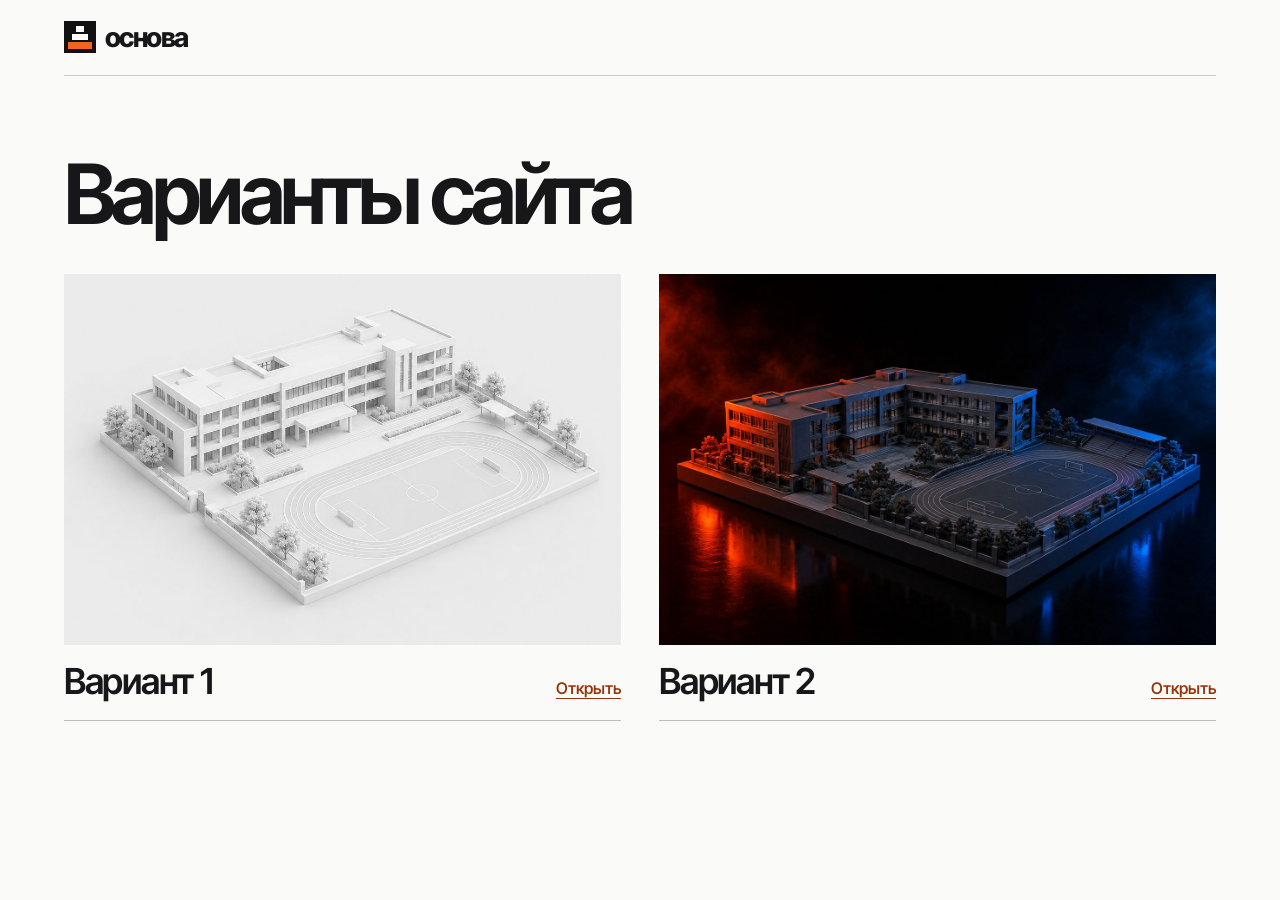
<file: index.html>
<!doctype html>
<html lang="ru">
<head>
  <meta charset="utf-8">
  <meta name="viewport" content="width=device-width, initial-scale=1">
  <title>Основа — варианты сайта</title>
  <link rel="icon" href="v1/assets/img/favicon.svg" type="image/svg+xml">
  <style>
    @font-face {
      font-family: "Inter Tight";
      font-weight: 100 900;
      font-display: swap;
      src: url("v1/assets/fonts/inter-tight-cyrillic-wght-normal.woff2") format("woff2");
      unicode-range: U+0301, U+0400-045F, U+0490-0491, U+04B0-04B1, U+2116;
    }
    @font-face {
      font-family: "Inter Tight";
      font-weight: 100 900;
      font-display: swap;
      src: url("v1/assets/fonts/inter-tight-latin-wght-normal.woff2") format("woff2");
      unicode-range: U+0000-00FF, U+2000-206F;
    }
    * { box-sizing: border-box; }
    body {
      margin: 0;
      color: #171719;
      background: #fafaf9;
      font-family: "Inter Tight", Arial, sans-serif;
    }
    .page { max-width: 82rem; margin-inline: auto; padding: 0 clamp(1rem, 5vw, 4rem) 3rem; }
    header {
      display: flex;
      align-items: center;
      gap: .55rem;
      padding-block: 1.3rem;
      border-bottom: 1px solid #cbcbc9;
      font-weight: 750;
      font-size: 1.7rem;
      letter-spacing: -.055em;
    }
    h1 {
      margin: clamp(2rem, 6vw, 5rem) 0 clamp(1.5rem, 3vw, 2.75rem);
      font-size: clamp(2.6rem, 6.5vw, 5.75rem);
      line-height: 1;
      letter-spacing: -.055em;
      font-weight: 650;
    }
    nav { display: grid; grid-template-columns: 1fr 1fr; gap: clamp(1.25rem, 3vw, 2.75rem); }
    .option { display: block; min-width: 0; color: inherit; text-decoration: none; }
    .option:focus-visible { outline: 3px solid #ac380a; outline-offset: 5px; }
    .preview { display: block; width: 100%; height: auto; aspect-ratio: 3 / 2; object-fit: cover; }
    .caption {
      display: flex;
      justify-content: space-between;
      align-items: baseline;
      gap: .75rem;
      padding: .85rem 0 1.05rem;
      border-bottom: 1px solid #bcbcb9;
    }
    .name { font-size: clamp(1.5rem, 2.8vw, 2.35rem); font-weight: 600; letter-spacing: -.035em; }
    .open { font-weight: 550; color: #953408; text-decoration: underline; text-underline-offset: .23em; }
    .option:hover .caption, .option:focus-visible .caption { border-color: #ac380a; }
    .option:hover .open { text-decoration-thickness: 2px; }
    @media (max-width: 42rem) {
      nav { grid-template-columns: 1fr; gap: 1.6rem; }
      header { padding-block: 1rem; }
    }
  </style>
</head>
<body>
  <div class="page">
    <header><img src="v1/assets/img/favicon.svg" alt="" width="32" height="32">основа</header>
    <main>
      <h1>Варианты сайта</h1>
      <nav aria-label="Выбор варианта сайта">
        <a class="option" href="./v1/">
          <img class="preview" src="v1/assets/img/type-school.jpg" width="1024" height="1024" alt="">
          <span class="caption"><span class="name">Вариант 1</span><span class="open">Открыть</span></span>
        </a>
        <a class="option" href="./v2/">
          <img class="preview" src="v2/assets/img/dark-school.jpg" width="1280" height="960" alt="">
          <span class="caption"><span class="name">Вариант 2</span><span class="open">Открыть</span></span>
        </a>
      </nav>
    </main>
  </div>
</body>
</html>
</file>
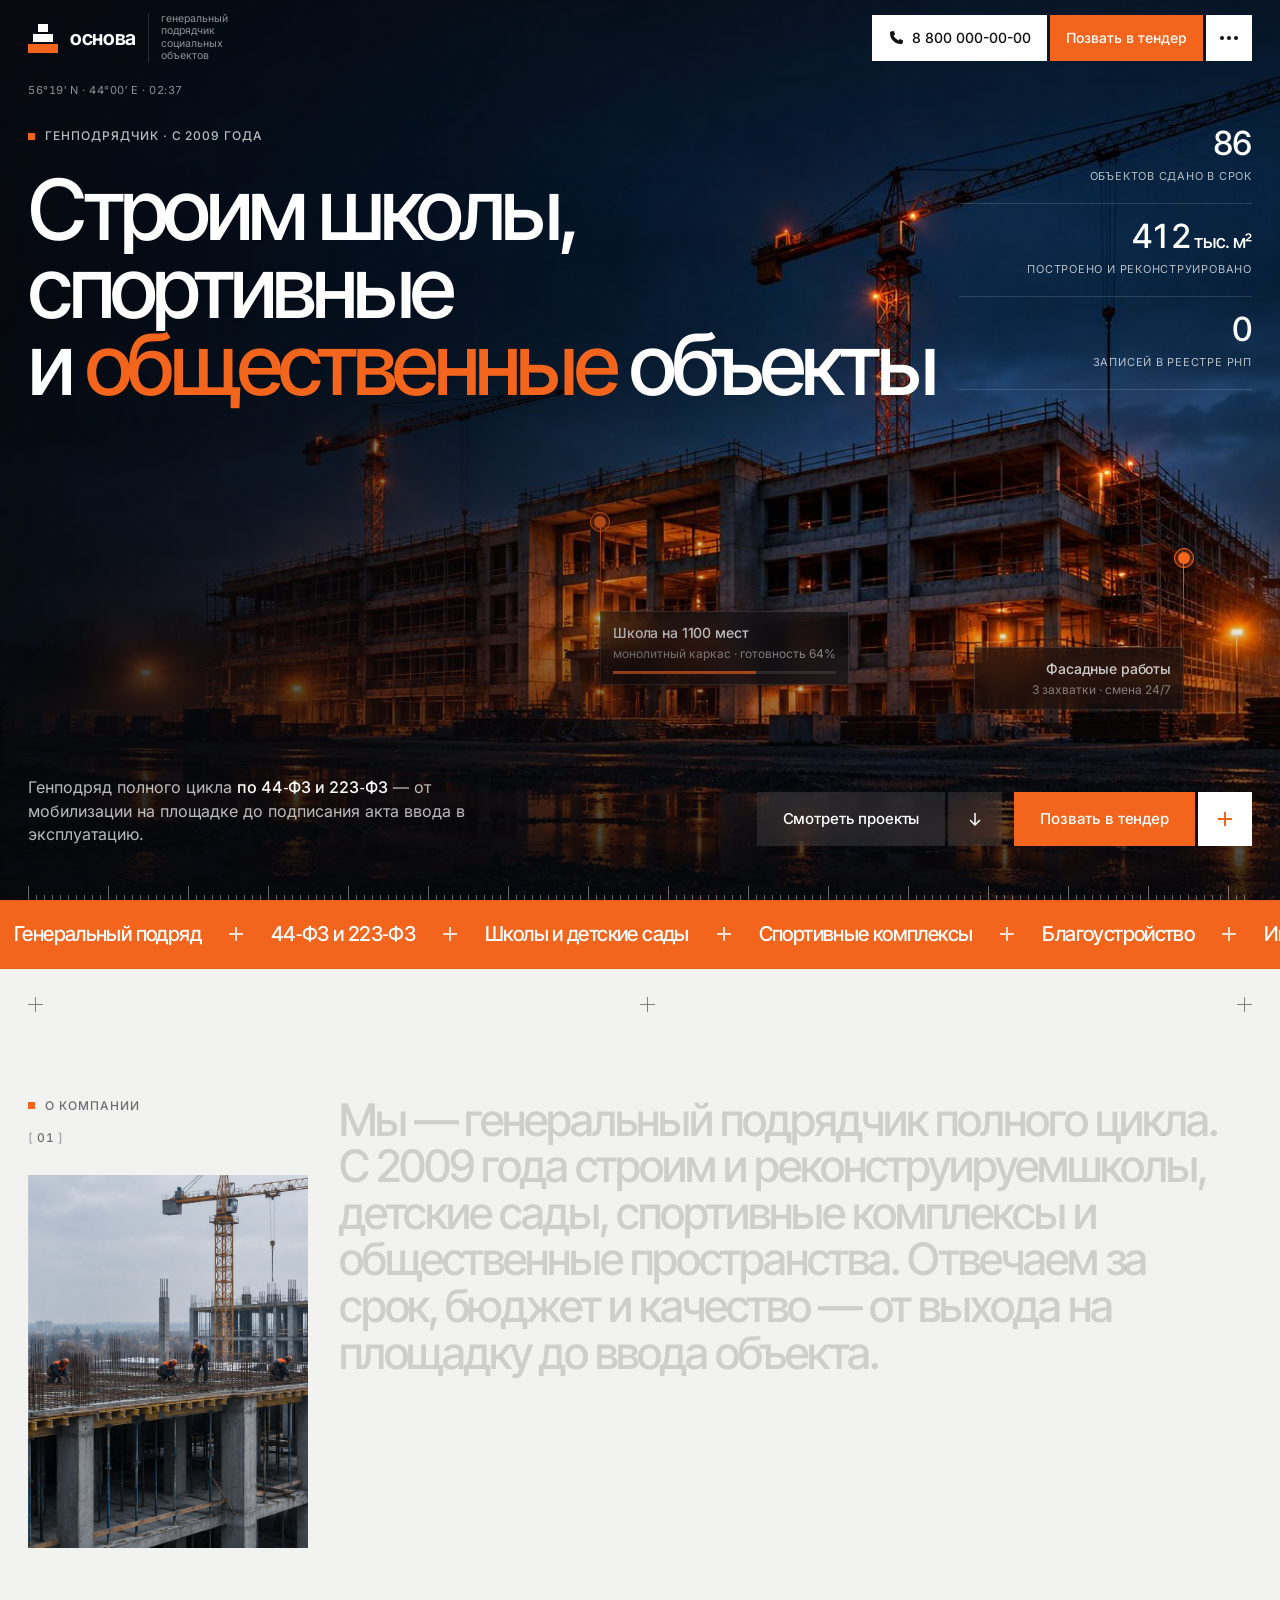
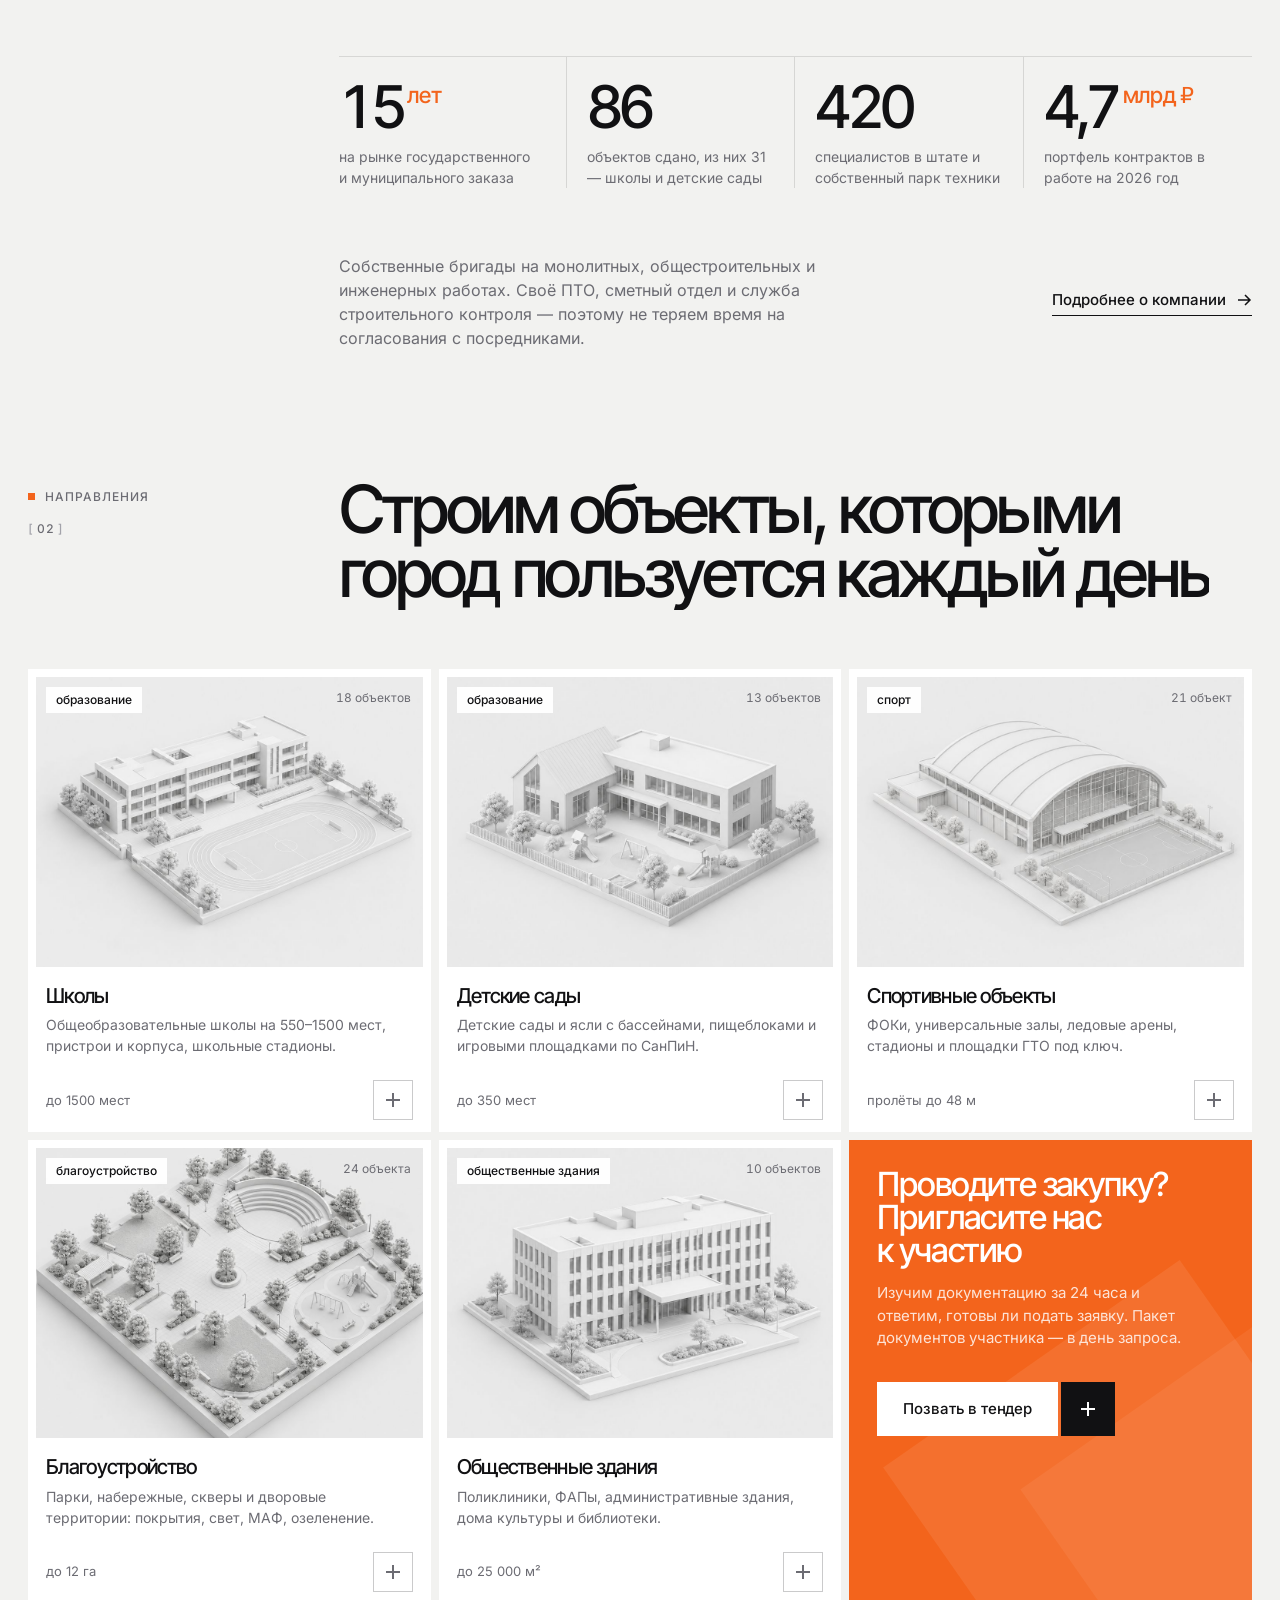
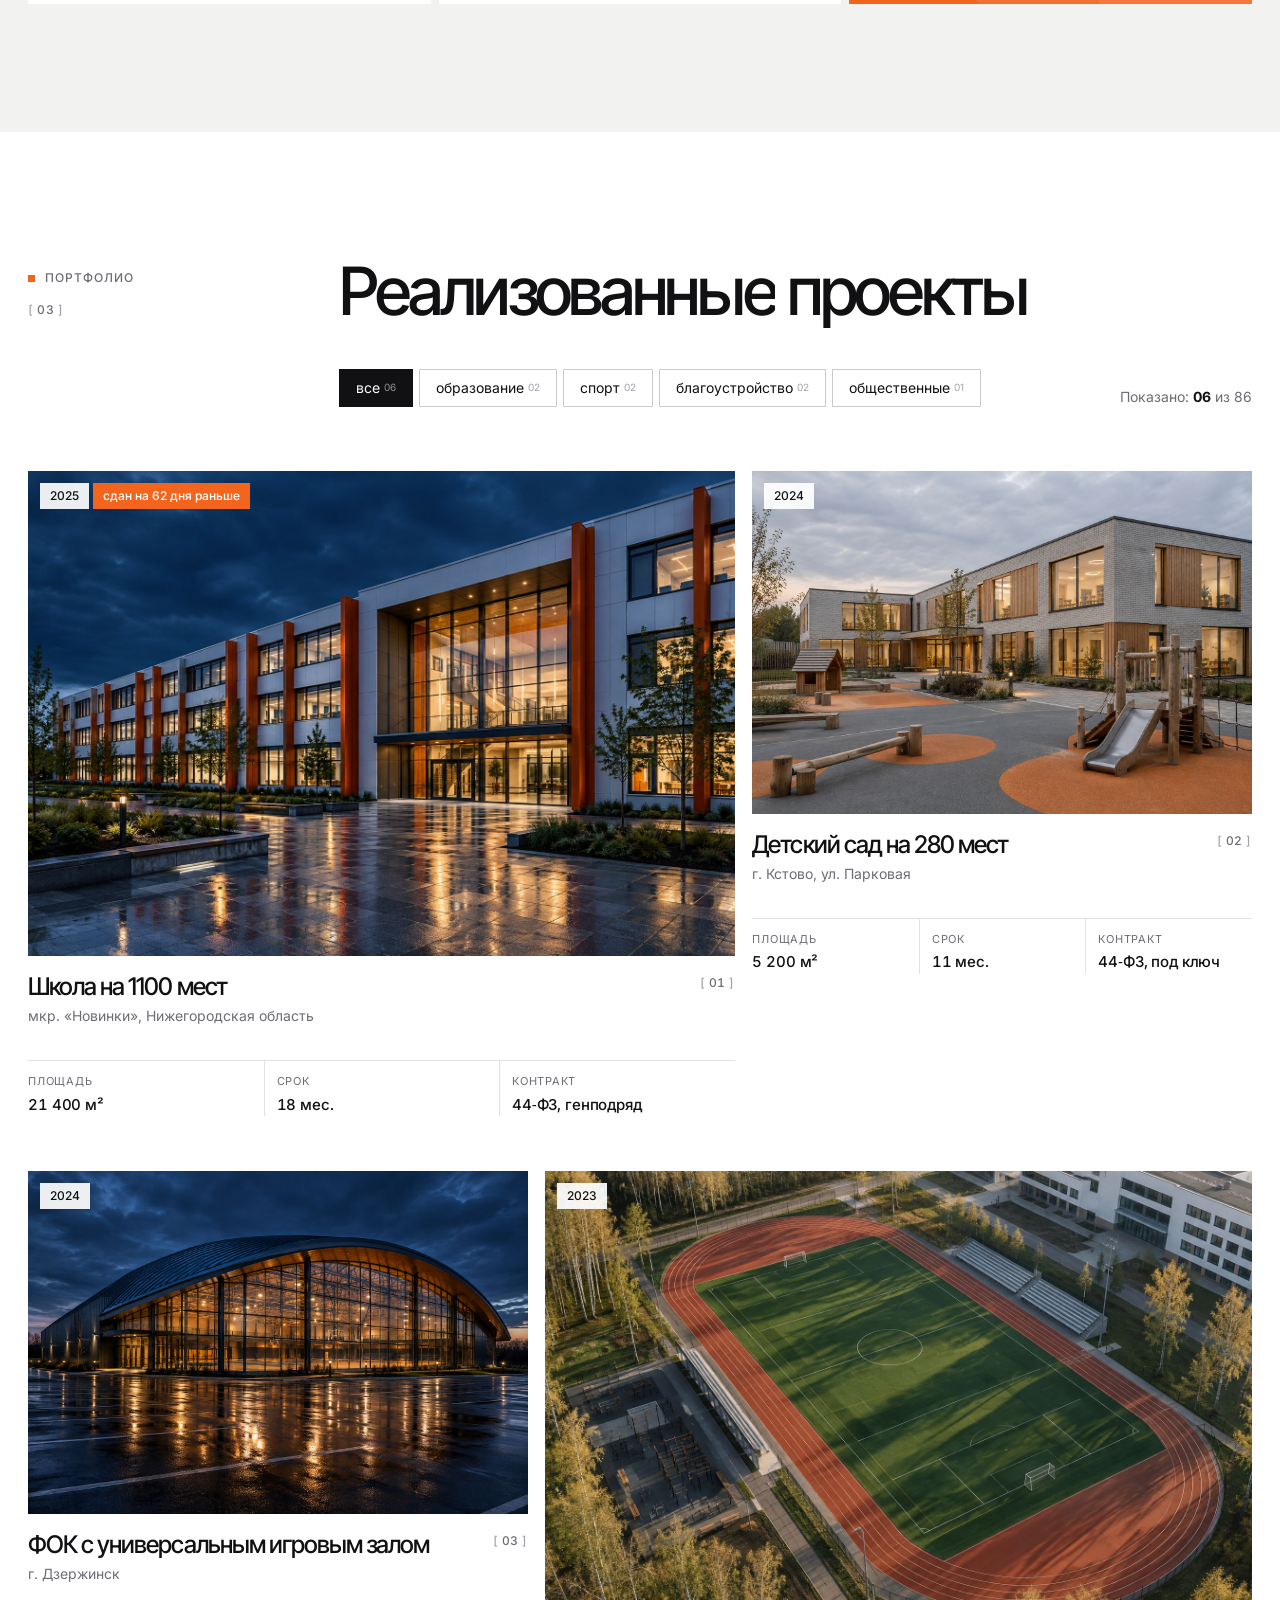
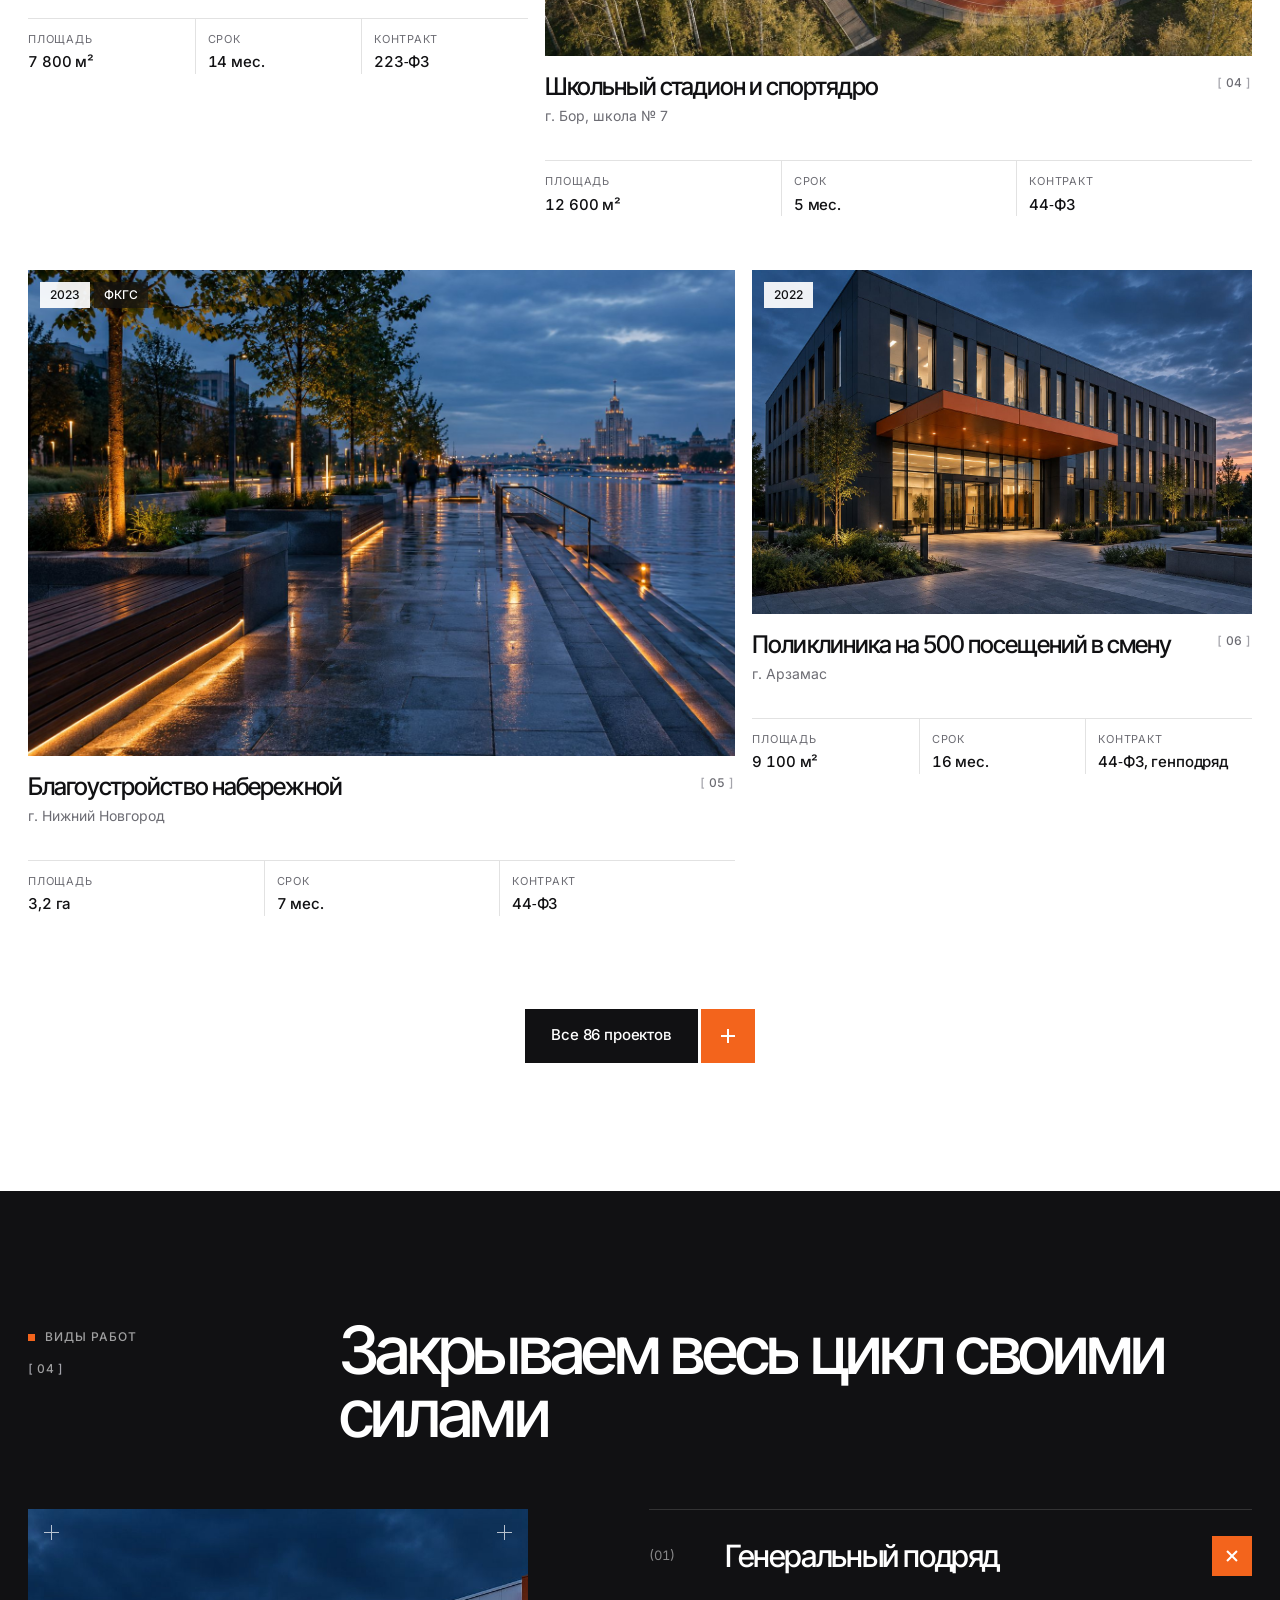
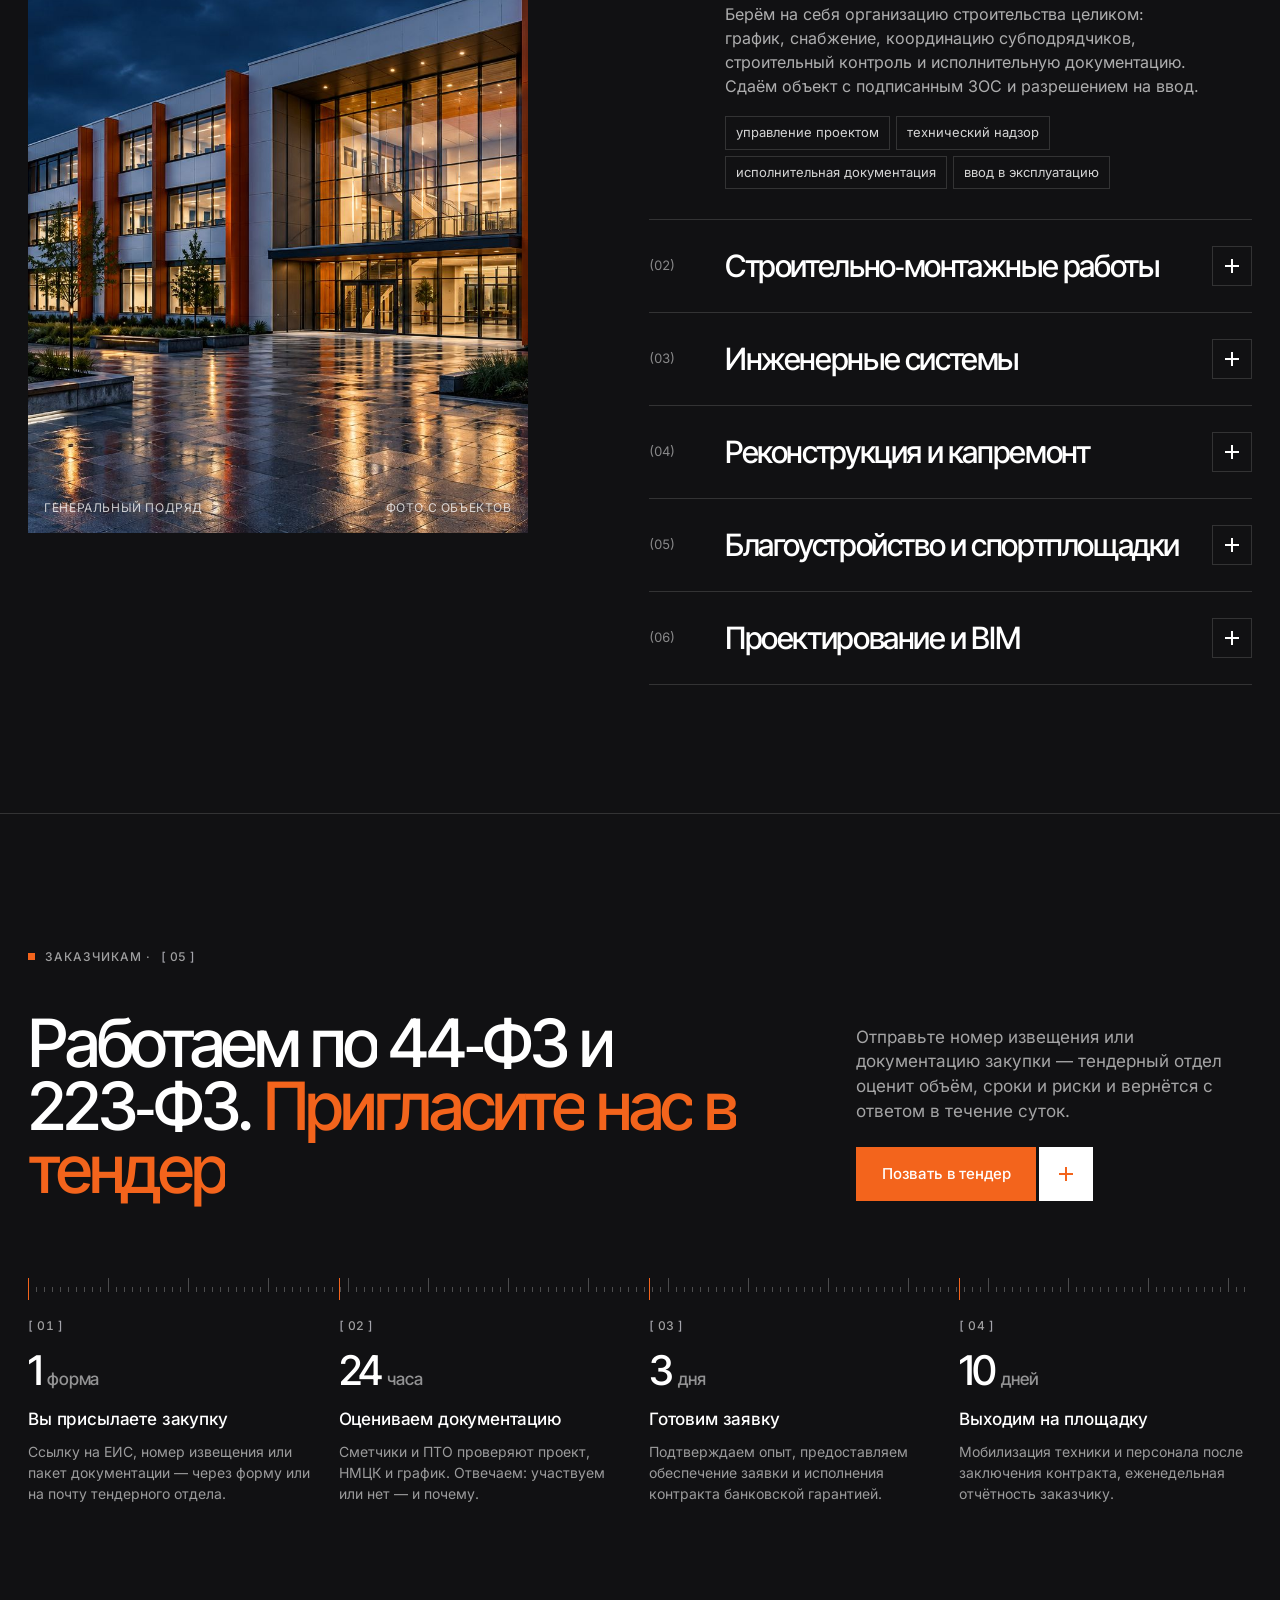
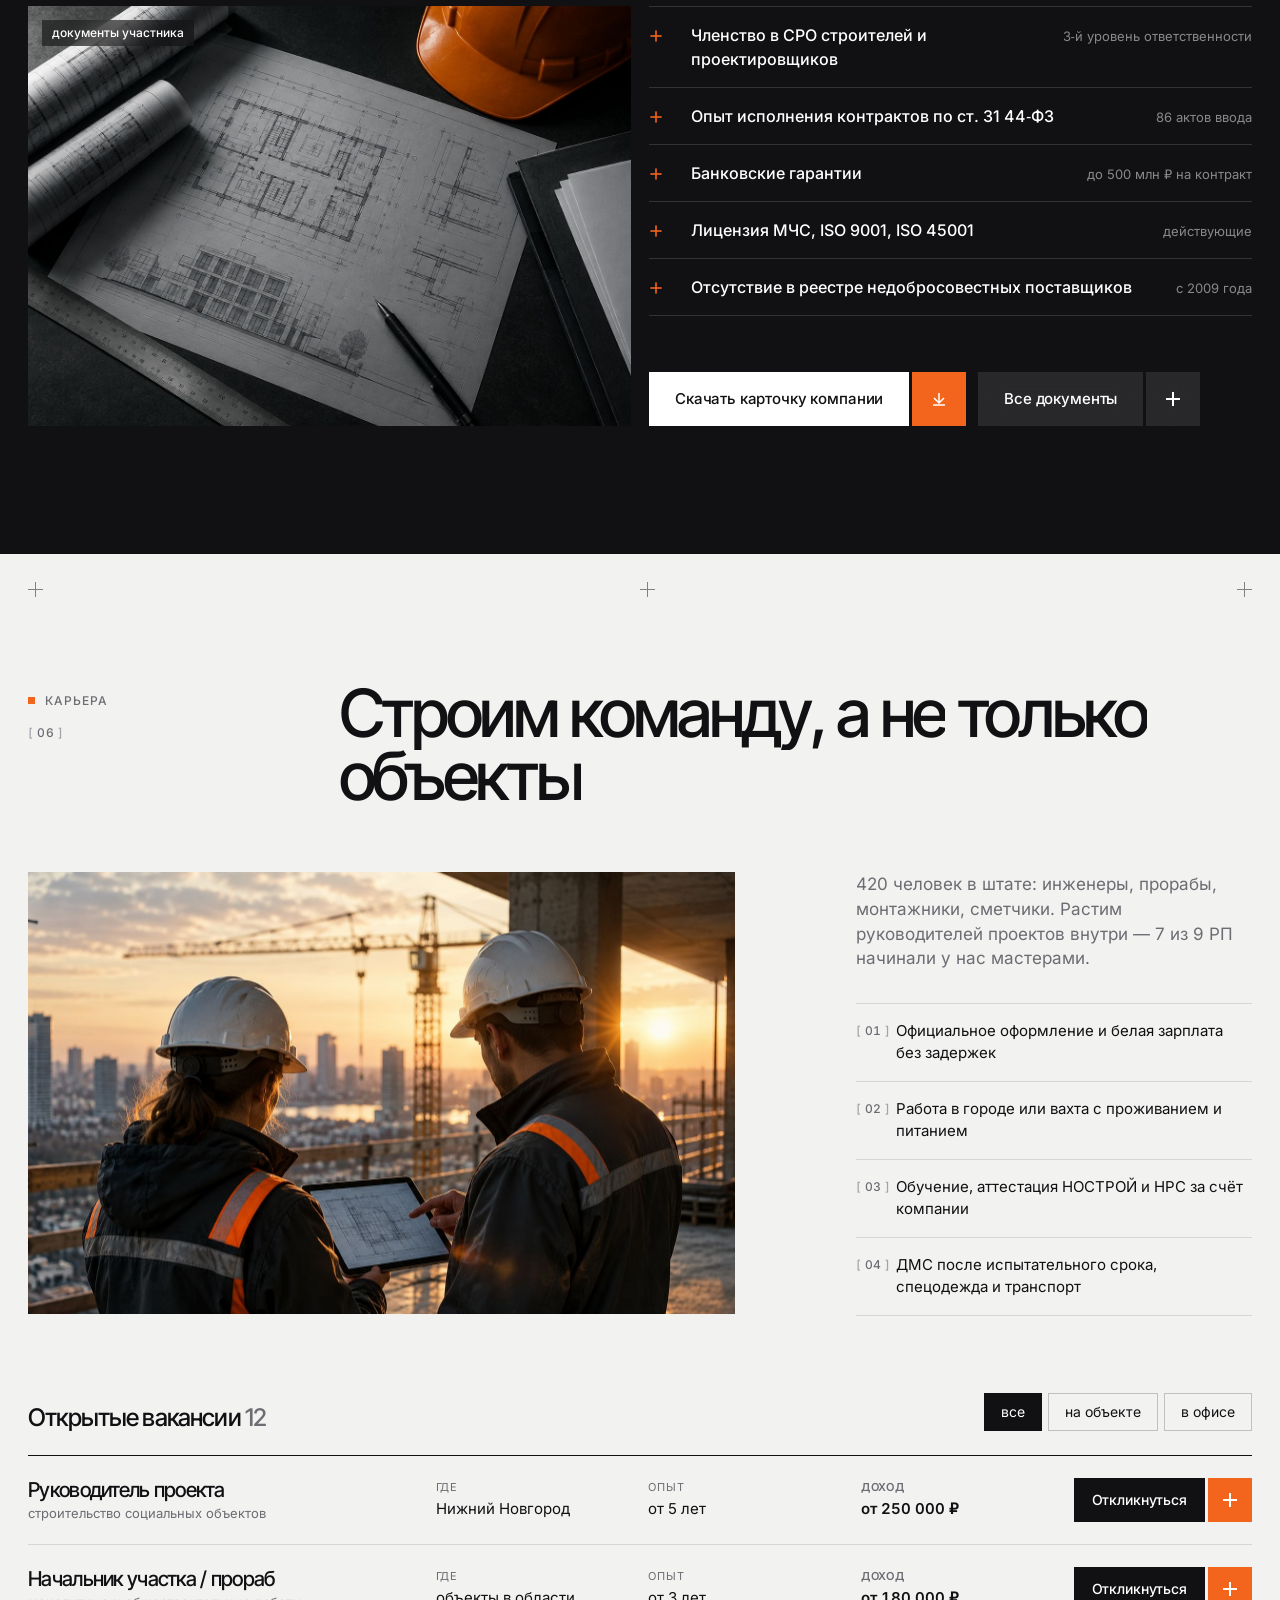
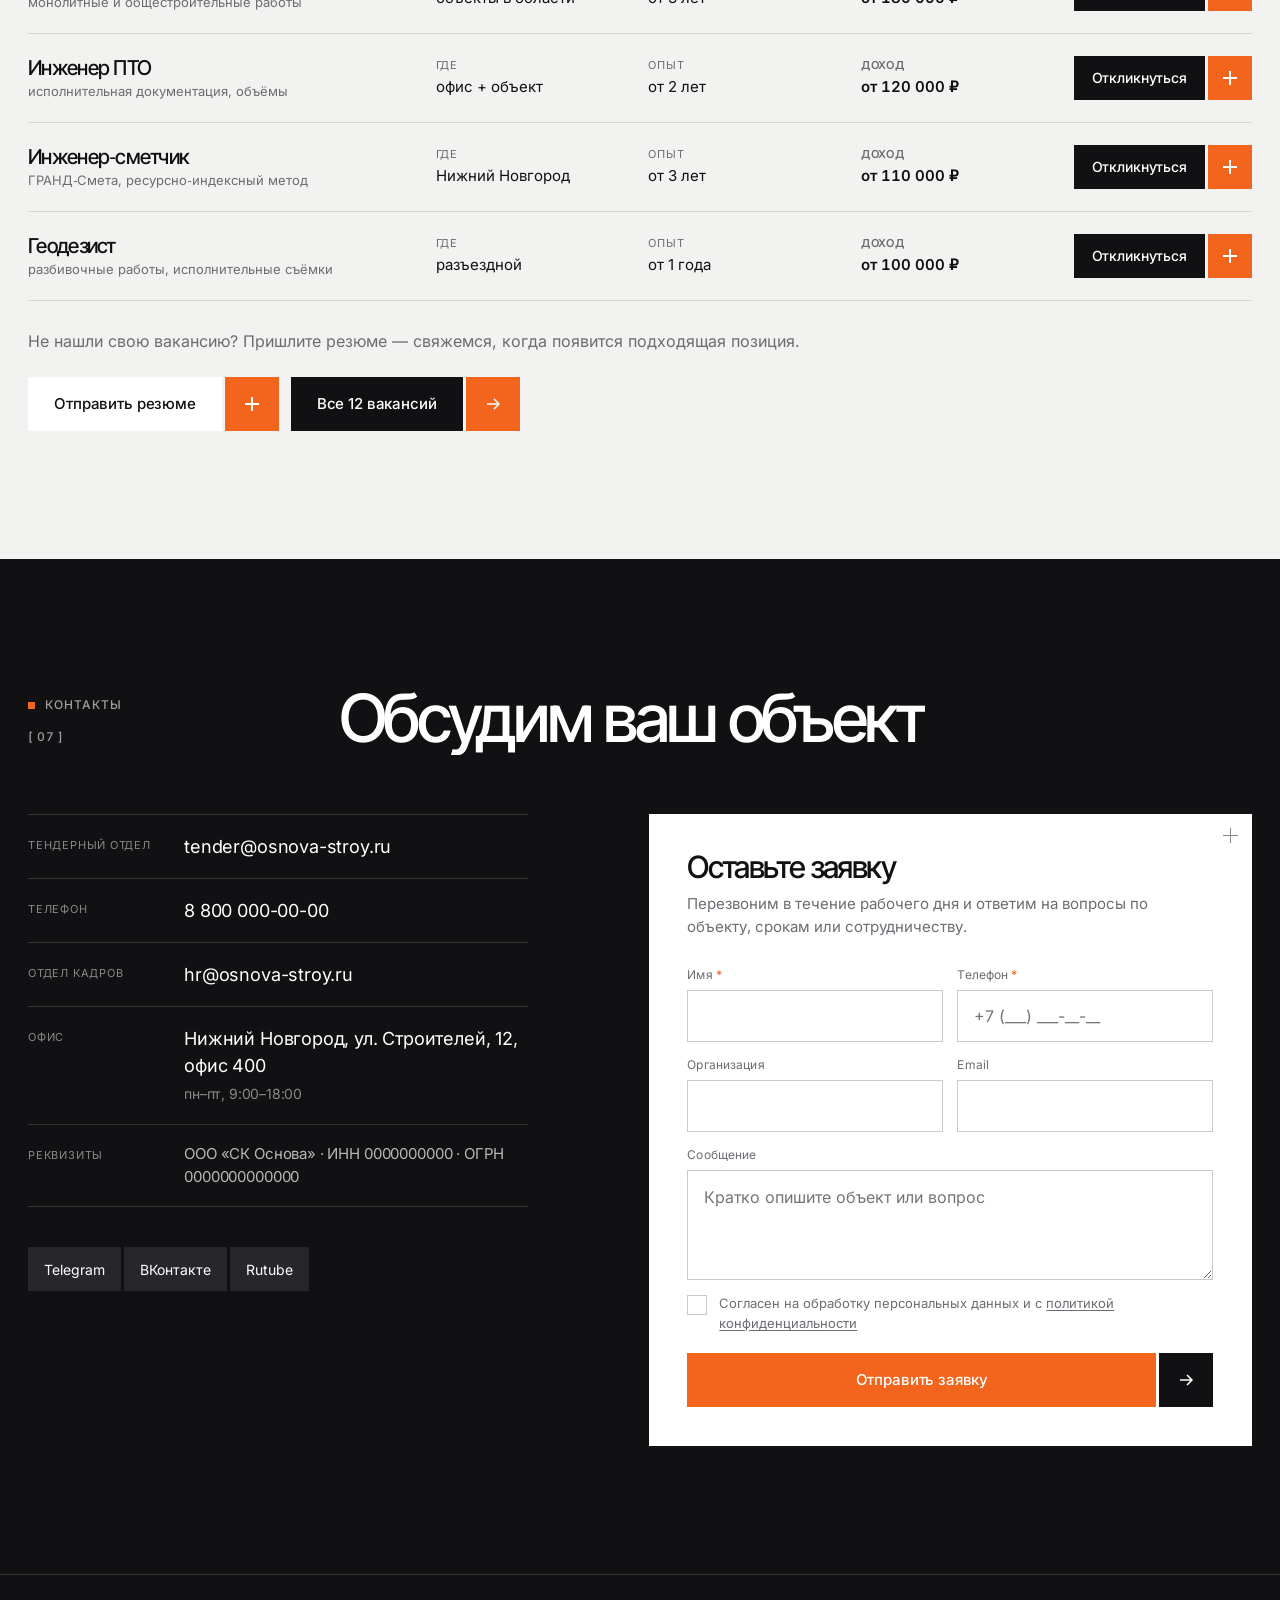
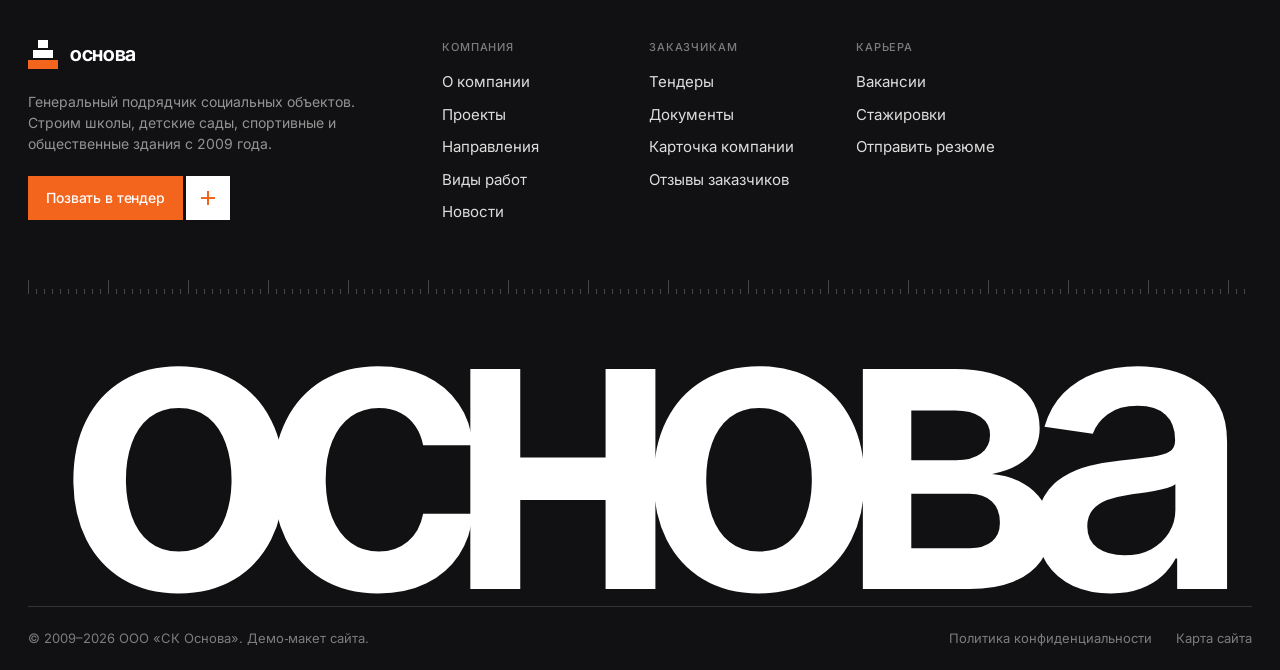
<file: v1/index.html>
<!doctype html>
<html lang="ru" class="no-js">
<head>
  <meta charset="utf-8">
  <meta name="viewport" content="width=device-width, initial-scale=1, viewport-fit=cover">
  <title>Основа — генеральный подрядчик: строительство школ, детских садов и спортивных объектов</title>
  <meta name="description" content="Генподряд полного цикла по 44‑ФЗ и 223‑ФЗ: школы, детские сады, физкультурно‑оздоровительные комплексы, благоустройство. 86 объектов сдано в срок. Пригласите нас в тендер.">
  <meta name="theme-color" content="#111113">
  <link rel="canonical" href="https://example.ru/">
  <meta property="og:type" content="website">
  <meta property="og:title" content="Основа — генеральный подрядчик социальных объектов">
  <meta property="og:description" content="Строим школы, детские сады, спортивные и общественные объекты. Работаем по 44‑ФЗ и 223‑ФЗ.">
  <meta property="og:image" content="assets/img/hero.jpg">
  <link rel="icon" href="assets/img/favicon.svg" type="image/svg+xml">
  <link rel="preload" href="assets/img/hero.jpg" as="image">
  <link rel="stylesheet" href="assets/css/style.css">
  <script type="application/ld+json">
  {
    "@context": "https://schema.org",
    "@type": "GeneralContractor",
    "name": "Строительная компания «Основа»",
    "description": "Генеральный подрядчик: строительство школ, детских садов, спортивных и общественных объектов по 44‑ФЗ и 223‑ФЗ.",
    "url": "https://example.ru/",
    "foundingDate": "2009",
    "areaServed": "Приволжский федеральный округ",
    "address": { "@type": "PostalAddress", "addressLocality": "Нижний Новгород", "addressCountry": "RU" }
  }
  </script>
</head>
<body>

<!-- =================== HEADER =================== -->
<header class="header">
  <div class="container header__in">
    <a href="index.html" class="logo" aria-label="Основа — на главную">
      <svg class="logo__mark" viewBox="0 0 30 30" aria-hidden="true"><rect x="0" y="21" width="30" height="9" fill="#F3641C"/><rect x="5" y="11" width="20" height="8" fill="currentColor"/><rect x="10" y="1" width="10" height="8" fill="currentColor"/></svg>
      <span class="logo__word">основа</span>
      <span class="logo__desc">генеральный подрядчик социальных объектов</span>
    </a>
    <nav class="nav" aria-label="Основное меню">
      <a href="#about">о компании</a>
      <a href="#projects">проекты</a>
      <a href="#directions">направления</a>
      <a href="#tender">заказчикам</a>
      <a href="#careers">карьера</a>
      <a href="#contacts">контакты</a>
    </nav>
    <div class="header__actions">
      <a class="hbtn hbtn--phone" href="tel:+78000000000" aria-label="Позвонить">
        <svg viewBox="0 0 16 16" fill="currentColor" aria-hidden="true"><path d="M3.6 1.2 5.8 1l1.3 3.4-1.6 1.2a8.7 8.7 0 0 0 4.9 4.9l1.2-1.6 3.4 1.3-.2 2.2c-.1.9-.9 1.6-1.8 1.6C6.7 14 2 9.3 2 3c0-.9.7-1.7 1.6-1.8Z"/></svg>
        <span>8 800 000-00-00</span>
      </a>
      <button class="hbtn hbtn--accent hbtn--tender" type="button" data-modal="tender">Позвать в тендер</button>
      <button class="hbtn hbtn--icon" type="button" data-menu-toggle aria-expanded="false" aria-controls="menu" aria-label="Открыть меню"><span class="dots"><i></i><i></i><i></i></span></button>
    </div>
  </div>
</header>

<!-- =================== MENU =================== -->
<div class="menu" id="menu" aria-label="Меню">
  <div class="container menu__in">
    <nav class="menu__nav">
      <a href="#about"><span class="idx">01</span>О компании</a>
      <a href="#projects"><span class="idx">02</span>Проекты</a>
      <a href="#directions"><span class="idx">03</span>Направления</a>
      <a href="#services"><span class="idx">04</span>Виды работ</a>
      <a href="#tender"><span class="idx">05</span>Заказчикам</a>
      <a href="#careers"><span class="idx">06</span>Карьера</a>
      <a href="#contacts"><span class="idx">07</span>Контакты</a>
    </nav>
    <div class="menu__side">
      <p>Тендерный отдел отвечает по документации закупки в течение 24 часов.</p>
      <a class="big" href="tel:+78000000000">8 800 000-00-00</a>
      <a class="big" href="mailto:tender@osnova-stroy.ru">tender@osnova-stroy.ru</a>
      <button class="cta" type="button" data-modal="tender"><span class="cta__label">Позвать в тендер</span><span class="cta__icon"><i class="plus-ico"></i></span></button>
    </div>
  </div>
  <div class="container"><div class="ruler" style="color:#fff"></div></div>
</div>

<main>

<!-- =================== HERO =================== -->
<section class="hero" aria-label="Главный экран">
  <div class="hero__media">
    <div class="hero__cover">
      <img class="hero__img" src="assets/img/hero.jpg" width="1536" height="864" alt="Строительство школы: монолитный каркас и башенные краны в сумерках" fetchpriority="high">
      <div class="marker marker--1" style="left:47.5%; top:58%;">
        <span class="marker__dot"></span>
        <span class="marker__line"></span>
        <div class="marker__card">
          <div class="marker__title">Школа на 1100 мест</div>
          <div class="marker__desc">монолитный каркас · готовность 64%</div>
          <div class="marker__bar" style="--p:64%"><i></i></div>
        </div>
      </div>
      <div class="marker marker--2 marker--left" style="left:84%; top:62%;">
        <span class="marker__dot"></span>
        <span class="marker__line"></span>
        <div class="marker__card">
          <div class="marker__title">Фасадные работы</div>
          <div class="marker__desc">3 захватки · смена 24/7</div>
        </div>
      </div>
    </div>
  </div>
  <div class="hero__shade"></div>
  <div class="crosshair" aria-hidden="true">
    <div class="crosshair__h"></div><div class="crosshair__v"></div><div class="crosshair__c"></div>
    <div class="crosshair__read">X 0000  Y 0000</div>
  </div>
  <div class="hero__corner hero__corner--tl" aria-hidden="true">56°19′ N · 44°00′ E · <span data-clock>12:00</span></div>

  <div class="container hero__in">
    <div class="hero__title-wrap">
      <div class="hero__meta"><span class="kicker">Генподрядчик · с 2009 года</span></div>
      <h1 class="h1 hero__h1">
        <span class="line"><span>Строим школы,</span></span>
        <span class="line"><span>спортивные</span></span>
        <span class="line"><span>и <em>общественные</em> объекты</span></span>
      </h1>
    </div>
    <div class="hero__stats">
      <div class="hstat"><div class="hstat__num">86</div><div class="hstat__label">объектов сдано в срок</div></div>
      <div class="hstat"><div class="hstat__num">412<small>тыс. м²</small></div><div class="hstat__label">построено и реконструировано</div></div>
      <div class="hstat"><div class="hstat__num">0</div><div class="hstat__label">записей в реестре РНП</div></div>
    </div>
    <div class="hero__bottom">
      <div>
        <p class="hero__sub">Генподряд полного цикла <b>по 44‑ФЗ и 223‑ФЗ</b> — от мобилизации на площадке до подписания акта ввода в эксплуатацию.</p>
      </div>
      <div class="hero__ctas">
        <a class="cta cta--glass" href="#projects"><span class="cta__label">Смотреть проекты</span><span class="cta__icon"><svg class="arrow-ico" viewBox="0 0 16 16" fill="none" stroke="currentColor" stroke-width="1.5" aria-hidden="true"><path d="M8 2v12M3 9l5 5 5-5"/></svg></span></a>
        <button class="cta" type="button" data-modal="tender"><span class="cta__label">Позвать в тендер</span><span class="cta__icon"><i class="plus-ico"></i></span></button>
      </div>
    </div>
  </div>
  <div class="container hero__ruler"><div class="ruler"></div></div>
</section>

<!-- =================== MARQUEE =================== -->
<div class="marquee" aria-hidden="true">
  <div class="marquee__track">
    <span class="marquee__item">Генеральный подряд</span><span class="marquee__item">44‑ФЗ и 223‑ФЗ</span><span class="marquee__item">Школы и детские сады</span><span class="marquee__item">Спортивные комплексы</span><span class="marquee__item">Благоустройство</span><span class="marquee__item">Инженерные сети</span><span class="marquee__item">Капитальный ремонт</span><span class="marquee__item">СРО · ISO 9001</span>
    <span class="marquee__item">Генеральный подряд</span><span class="marquee__item">44‑ФЗ и 223‑ФЗ</span><span class="marquee__item">Школы и детские сады</span><span class="marquee__item">Спортивные комплексы</span><span class="marquee__item">Благоустройство</span><span class="marquee__item">Инженерные сети</span><span class="marquee__item">Капитальный ремонт</span><span class="marquee__item">СРО · ISO 9001</span>
  </div>
</div>

<!-- =================== ABOUT =================== -->
<section class="section" id="about" aria-labelledby="about-title">
  <span class="cross" style="left:var(--pad); top:28px"></span>
  <span class="cross" style="left:50%; top:28px"></span>
  <span class="cross" style="right:var(--pad); top:28px"></span>
  <div class="container grid12">
    <div class="about__side">
      <div style="display:grid; gap:14px">
        <span class="kicker" id="about-title">О компании</span>
        <span class="idx">01</span>
      </div>
      <figure class="about__side-img" data-reveal="clip"><img src="assets/img/case-frame.jpg" alt="Возведение монолитного каркаса школы" loading="lazy"></figure>
    </div>
    <p class="about__statement" data-highlight>
      Мы — генеральный подрядчик полного цикла. С 2009 года строим и реконструируем <span class="hl">школы, детские сады, спортивные комплексы</span> и общественные пространства. Отвечаем за срок, бюджет и качество — от выхода на площадку до ввода объекта.
    </p>
    <div class="about__row">
      <div class="stat" data-reveal style="--d:0s"><div class="stat__num"><span data-count="15">15</span><sup>лет</sup></div><div class="stat__label">на рынке государственного и муниципального заказа</div></div>
      <div class="stat" data-reveal style="--d:.08s"><div class="stat__num"><span data-count="86">86</span></div><div class="stat__label">объектов сдано, из них 31 — школы и детские сады</div></div>
      <div class="stat" data-reveal style="--d:.16s"><div class="stat__num"><span data-count="420">420</span></div><div class="stat__label">специалистов в штате и собственный парк техники</div></div>
      <div class="stat" data-reveal style="--d:.24s"><div class="stat__num"><span data-count="4.7" data-dec="1">4,7</span><sup>млрд ₽</sup></div><div class="stat__label">портфель контрактов в работе на 2026 год</div></div>
    </div>
    <div class="about__foot" data-reveal>
      <p>Собственные бригады на монолитных, общестроительных и инженерных работах. Своё ПТО, сметный отдел и служба строительного контроля — поэтому не теряем время на согласования с посредниками.</p>
      <a class="link-arrow" href="#" data-demo="О компании">Подробнее о компании <svg class="arrow-ico" viewBox="0 0 16 16" fill="none" stroke="currentColor" stroke-width="1.5" aria-hidden="true"><path d="M2 8h12M9 3l5 5-5 5"/></svg></a>
    </div>
  </div>
</section>

<!-- =================== DIRECTIONS =================== -->
<section class="section section--flush-top" id="directions" aria-labelledby="dir-title">
  <div class="container">
    <div class="sec-head">
      <div class="sec-head__side"><span class="kicker">Направления</span><span class="idx">02</span></div>
      <h2 class="h2 sec-head__title" id="dir-title" data-split>Строим объекты, которыми город пользуется каждый день</h2>
    </div>
    <div class="dirs">
      <a href="#projects" class="dir" data-filter-go="edu" data-reveal style="--d:0s">
        <div class="dir__media"><span class="tag">образование</span><span class="dir__count">18 объектов</span><img src="assets/img/type-school.jpg" alt="Макет школы со стадионом" loading="lazy"></div>
        <div class="dir__body"><h3 class="dir__title">Школы</h3><p class="dir__text">Общеобразовательные школы на 550–1500 мест, пристрои и корпуса, школьные стадионы.</p></div>
        <div class="dir__foot"><span>до 1500 мест</span><span class="dir__btn"><i class="plus-ico"></i></span></div>
      </a>
      <a href="#projects" class="dir" data-filter-go="edu" data-reveal style="--d:.06s">
        <div class="dir__media"><span class="tag">образование</span><span class="dir__count">13 объектов</span><img src="assets/img/type-kindergarten.jpg" alt="Макет детского сада с игровой площадкой" loading="lazy"></div>
        <div class="dir__body"><h3 class="dir__title">Детские сады</h3><p class="dir__text">Детские сады и ясли с бассейнами, пищеблоками и игровыми площадками по СанПиН.</p></div>
        <div class="dir__foot"><span>до 350 мест</span><span class="dir__btn"><i class="plus-ico"></i></span></div>
      </a>
      <a href="#projects" class="dir" data-filter-go="sport" data-reveal style="--d:.12s">
        <div class="dir__media"><span class="tag">спорт</span><span class="dir__count">21 объект</span><img src="assets/img/type-sport.jpg" alt="Макет спортивного комплекса с арочной кровлей" loading="lazy"></div>
        <div class="dir__body"><h3 class="dir__title">Спортивные объекты</h3><p class="dir__text">ФОКи, универсальные залы, ледовые арены, стадионы и площадки ГТО под ключ.</p></div>
        <div class="dir__foot"><span>пролёты до 48 м</span><span class="dir__btn"><i class="plus-ico"></i></span></div>
      </a>
      <a href="#projects" class="dir" data-filter-go="park" data-reveal style="--d:0s">
        <div class="dir__media"><span class="tag">благоустройство</span><span class="dir__count">24 объекта</span><img src="assets/img/type-park.jpg" alt="Макет благоустроенной городской площади" loading="lazy"></div>
        <div class="dir__body"><h3 class="dir__title">Благоустройство</h3><p class="dir__text">Парки, набережные, скверы и дворовые территории: покрытия, свет, МАФ, озеленение.</p></div>
        <div class="dir__foot"><span>до 12 га</span><span class="dir__btn"><i class="plus-ico"></i></span></div>
      </a>
      <a href="#projects" class="dir" data-filter-go="civic" data-reveal style="--d:.06s">
        <div class="dir__media"><span class="tag">общественные здания</span><span class="dir__count">10 объектов</span><img src="assets/img/type-civic.jpg" alt="Макет административного здания" loading="lazy"></div>
        <div class="dir__body"><h3 class="dir__title">Общественные здания</h3><p class="dir__text">Поликлиники, ФАПы, административные здания, дома культуры и библиотеки.</p></div>
        <div class="dir__foot"><span>до 25 000 м²</span><span class="dir__btn"><i class="plus-ico"></i></span></div>
      </a>
      <div class="dir dir--accent" data-reveal style="--d:.12s">
        <h3 class="dir__title">Проводите закупку? Пригласите нас к&nbsp;участию</h3>
        <p>Изучим документацию за 24 часа и ответим, готовы ли подать заявку. Пакет документов участника — в день запроса.</p>
        <button class="cta" type="button" data-modal="tender" style="margin-top:32px"><span class="cta__label">Позвать в тендер</span><span class="cta__icon"><i class="plus-ico"></i></span></button>
      </div>
    </div>
  </div>
</section>

<!-- =================== PROJECTS =================== -->
<section class="section section--white" id="projects" aria-labelledby="proj-title">
  <div class="container">
    <div class="sec-head">
      <div class="sec-head__side"><span class="kicker">Портфолио</span><span class="idx">03</span></div>
      <h2 class="h2 sec-head__title" id="proj-title" data-split>Реализованные проекты</h2>
      <div class="sec-head__aside">
        <div class="filters" role="group" aria-label="Фильтр проектов">
          <button class="chip is-active" type="button" data-filter="all" aria-pressed="true">все<sup>06</sup></button>
          <button class="chip" type="button" data-filter="edu" aria-pressed="false">образование<sup>02</sup></button>
          <button class="chip" type="button" data-filter="sport" aria-pressed="false">спорт<sup>02</sup></button>
          <button class="chip" type="button" data-filter="park" aria-pressed="false">благоустройство<sup>02</sup></button>
          <button class="chip" type="button" data-filter="civic" aria-pressed="false">общественные<sup>01</sup></button>
        </div>
        <span class="muted" style="font-size:14px">Показано: <b data-projects-count style="color:var(--ink)">06</b> из 86</span>
      </div>
    </div>

    <div class="projects">
      <a class="pcard" href="project.html" data-cat="edu" data-reveal>
        <div class="pcard__media">
          <div class="pcard__tags"><span class="tag">2025</span><span class="tag tag--accent">сдан на 62 дня раньше</span></div>
          <div class="corners"><i></i><i></i><i></i><i></i></div>
          <img src="assets/img/proj-school.jpg" alt="Школа на 1100 мест в микрорайоне Новинки" loading="lazy">
          <span class="pcard__go">Смотреть проект <svg class="arrow-ico" viewBox="0 0 16 16" fill="none" stroke="currentColor" stroke-width="1.5" aria-hidden="true"><path d="M2 8h12M9 3l5 5-5 5"/></svg></span>
        </div>
        <div class="pcard__head"><div><h3 class="pcard__title">Школа на 1100 мест</h3><p class="pcard__loc">мкр. «Новинки», Нижегородская область</p></div><span class="idx">01</span></div>
        <dl class="pcard__specs"><div><dt>Площадь</dt><dd>21 400 м²</dd></div><div><dt>Срок</dt><dd>18 мес.</dd></div><div><dt>Контракт</dt><dd>44‑ФЗ, генподряд</dd></div></dl>
      </a>

      <a class="pcard" href="#" data-demo="Проект «Детский сад на 280 мест»" data-cat="edu" data-reveal style="--d:.08s">
        <div class="pcard__media">
          <div class="pcard__tags"><span class="tag">2024</span></div>
          <div class="corners"><i></i><i></i><i></i><i></i></div>
          <img src="assets/img/proj-kindergarten.jpg" alt="Детский сад на 280 мест" loading="lazy">
          <span class="pcard__go">Смотреть проект <svg class="arrow-ico" viewBox="0 0 16 16" fill="none" stroke="currentColor" stroke-width="1.5" aria-hidden="true"><path d="M2 8h12M9 3l5 5-5 5"/></svg></span>
        </div>
        <div class="pcard__head"><div><h3 class="pcard__title">Детский сад на 280 мест</h3><p class="pcard__loc">г. Кстово, ул. Парковая</p></div><span class="idx">02</span></div>
        <dl class="pcard__specs"><div><dt>Площадь</dt><dd>5 200 м²</dd></div><div><dt>Срок</dt><dd>11 мес.</dd></div><div><dt>Контракт</dt><dd>44‑ФЗ, под ключ</dd></div></dl>
      </a>

      <a class="pcard" href="#" data-demo="Проект «ФОК с универсальным залом»" data-cat="sport" data-reveal>
        <div class="pcard__media">
          <div class="pcard__tags"><span class="tag">2024</span></div>
          <div class="corners"><i></i><i></i><i></i><i></i></div>
          <img src="assets/img/proj-sport.jpg" alt="Физкультурно-оздоровительный комплекс с универсальным игровым залом" loading="lazy">
          <span class="pcard__go">Смотреть проект <svg class="arrow-ico" viewBox="0 0 16 16" fill="none" stroke="currentColor" stroke-width="1.5" aria-hidden="true"><path d="M2 8h12M9 3l5 5-5 5"/></svg></span>
        </div>
        <div class="pcard__head"><div><h3 class="pcard__title">ФОК с универсальным игровым залом</h3><p class="pcard__loc">г. Дзержинск</p></div><span class="idx">03</span></div>
        <dl class="pcard__specs"><div><dt>Площадь</dt><dd>7 800 м²</dd></div><div><dt>Срок</dt><dd>14 мес.</dd></div><div><dt>Контракт</dt><dd>223‑ФЗ</dd></div></dl>
      </a>

      <a class="pcard" href="#" data-demo="Проект «Школьный стадион»" data-cat="sport park" data-reveal style="--d:.08s">
        <div class="pcard__media">
          <div class="pcard__tags"><span class="tag">2023</span></div>
          <div class="corners"><i></i><i></i><i></i><i></i></div>
          <img src="assets/img/proj-stadium.jpg" alt="Школьный стадион с беговыми дорожками, вид сверху" loading="lazy">
          <span class="pcard__go">Смотреть проект <svg class="arrow-ico" viewBox="0 0 16 16" fill="none" stroke="currentColor" stroke-width="1.5" aria-hidden="true"><path d="M2 8h12M9 3l5 5-5 5"/></svg></span>
        </div>
        <div class="pcard__head"><div><h3 class="pcard__title">Школьный стадион и спортядро</h3><p class="pcard__loc">г. Бор, школа № 7</p></div><span class="idx">04</span></div>
        <dl class="pcard__specs"><div><dt>Площадь</dt><dd>12 600 м²</dd></div><div><dt>Срок</dt><dd>5 мес.</dd></div><div><dt>Контракт</dt><dd>44‑ФЗ</dd></div></dl>
      </a>

      <a class="pcard" href="#" data-demo="Проект «Благоустройство набережной»" data-cat="park" data-reveal>
        <div class="pcard__media">
          <div class="pcard__tags"><span class="tag">2023</span><span class="tag tag--dark">ФКГС</span></div>
          <div class="corners"><i></i><i></i><i></i><i></i></div>
          <img src="assets/img/proj-park.jpg" alt="Благоустроенная набережная с гранитным мощением и подсветкой" loading="lazy">
          <span class="pcard__go">Смотреть проект <svg class="arrow-ico" viewBox="0 0 16 16" fill="none" stroke="currentColor" stroke-width="1.5" aria-hidden="true"><path d="M2 8h12M9 3l5 5-5 5"/></svg></span>
        </div>
        <div class="pcard__head"><div><h3 class="pcard__title">Благоустройство набережной</h3><p class="pcard__loc">г. Нижний Новгород</p></div><span class="idx">05</span></div>
        <dl class="pcard__specs"><div><dt>Площадь</dt><dd>3,2 га</dd></div><div><dt>Срок</dt><dd>7 мес.</dd></div><div><dt>Контракт</dt><dd>44‑ФЗ</dd></div></dl>
      </a>

      <a class="pcard" href="#" data-demo="Проект «Поликлиника на 500 посещений»" data-cat="civic" data-reveal style="--d:.08s">
        <div class="pcard__media">
          <div class="pcard__tags"><span class="tag">2022</span></div>
          <div class="corners"><i></i><i></i><i></i><i></i></div>
          <img src="assets/img/proj-clinic.jpg" alt="Поликлиника на 500 посещений в смену" loading="lazy">
          <span class="pcard__go">Смотреть проект <svg class="arrow-ico" viewBox="0 0 16 16" fill="none" stroke="currentColor" stroke-width="1.5" aria-hidden="true"><path d="M2 8h12M9 3l5 5-5 5"/></svg></span>
        </div>
        <div class="pcard__head"><div><h3 class="pcard__title">Поликлиника на 500 посещений в смену</h3><p class="pcard__loc">г. Арзамас</p></div><span class="idx">06</span></div>
        <dl class="pcard__specs"><div><dt>Площадь</dt><dd>9 100 м²</dd></div><div><dt>Срок</dt><dd>16 мес.</dd></div><div><dt>Контракт</dt><dd>44‑ФЗ, генподряд</dd></div></dl>
      </a>
    </div>

    <div class="projects__more" data-reveal>
      <button class="cta cta--dark" type="button" data-demo="Все проекты"><span class="cta__label">Все 86 проектов</span><span class="cta__icon"><i class="plus-ico"></i></span></button>
    </div>
  </div>
</section>

<!-- =================== SERVICES =================== -->
<section class="section section--dark" id="services" aria-labelledby="srv-title">
  <div class="container">
    <div class="sec-head">
      <div class="sec-head__side"><span class="kicker">Виды работ</span><span class="idx">04</span></div>
      <h2 class="h2 sec-head__title" id="srv-title" data-split>Закрываем весь цикл своими силами</h2>
    </div>
    <div class="services">
      <div class="services__media">
        <div class="services__sticky" data-reveal="clip">
          <img class="is-active" data-key="s1" src="assets/img/proj-school.jpg" alt="" loading="lazy">
          <img data-key="s2" src="assets/img/case-frame.jpg" alt="" loading="lazy">
          <img data-key="s3" src="assets/img/case-atrium.jpg" alt="" loading="lazy">
          <img data-key="s4" src="assets/img/proj-kindergarten.jpg" alt="" loading="lazy">
          <img data-key="s5" src="assets/img/proj-stadium.jpg" alt="" loading="lazy">
          <img data-key="s6" src="assets/img/tender.jpg" alt="" loading="lazy">
          <span class="cross" style="left:16px; top:16px"></span>
          <span class="cross" style="right:16px; top:16px"></span>
          <div class="services__caption"><span data-srv-caption>Генеральный подряд</span><span>фото с объектов</span></div>
        </div>
      </div>
      <div class="services__list">
        <div class="srv is-open" data-img="s1">
          <button class="srv__btn" type="button" aria-expanded="true"><span class="srv__num">(01)</span><span class="srv__title">Генеральный подряд</span><span class="srv__icon"><i class="plus-ico"></i></span></button>
          <div class="srv__body"><div class="srv__inner"><div class="srv__content">
            <p>Берём на себя организацию строительства целиком: график, снабжение, координацию субподрядчиков, строительный контроль и исполнительную документацию. Сдаём объект с подписанным ЗОС и разрешением на ввод.</p>
            <ul class="srv__tags"><li>управление проектом</li><li>технический надзор</li><li>исполнительная документация</li><li>ввод в эксплуатацию</li></ul>
          </div></div></div>
        </div>
        <div class="srv" data-img="s2">
          <button class="srv__btn" type="button" aria-expanded="false"><span class="srv__num">(02)</span><span class="srv__title">Строительно‑монтажные работы</span><span class="srv__icon"><i class="plus-ico"></i></span></button>
          <div class="srv__body"><div class="srv__inner"><div class="srv__content">
            <p>Земляные и свайные работы, монолитный железобетон, кладка, металлоконструкции, кровли и навесные вентилируемые фасады. Собственная опалубка и башенные краны.</p>
            <ul class="srv__tags"><li>монолит</li><li>металлокаркас</li><li>кровля</li><li>НВФ</li></ul>
          </div></div></div>
        </div>
        <div class="srv" data-img="s3">
          <button class="srv__btn" type="button" aria-expanded="false"><span class="srv__num">(03)</span><span class="srv__title">Инженерные системы</span><span class="srv__icon"><i class="plus-ico"></i></span></button>
          <div class="srv__body"><div class="srv__inner"><div class="srv__content">
            <p>Отопление, вентиляция и кондиционирование, водоснабжение и канализация, электроснабжение, слаботочные системы, ИТП. Наружные сети и подключение к городской инфраструктуре.</p>
            <ul class="srv__tags"><li>ОВиК</li><li>ВК</li><li>ЭОМ</li><li>СС и АПС</li><li>наружные сети</li></ul>
          </div></div></div>
        </div>
        <div class="srv" data-img="s4">
          <button class="srv__btn" type="button" aria-expanded="false"><span class="srv__num">(04)</span><span class="srv__title">Реконструкция и капремонт</span><span class="srv__icon"><i class="plus-ico"></i></span></button>
          <div class="srv__body"><div class="srv__inner"><div class="srv__content">
            <p>Капитальный ремонт школ и детских садов по программе модернизации: работаем в сжатые сроки летних каникул и по графику без остановки учебного процесса.</p>
            <ul class="srv__tags"><li>капремонт школ</li><li>усиление конструкций</li><li>замена инженерии</li></ul>
          </div></div></div>
        </div>
        <div class="srv" data-img="s5">
          <button class="srv__btn" type="button" aria-expanded="false"><span class="srv__num">(05)</span><span class="srv__title">Благоустройство и спортплощадки</span><span class="srv__icon"><i class="plus-ico"></i></span></button>
          <div class="srv__body"><div class="srv__inner"><div class="srv__content">
            <p>Стадионы, площадки ГТО, детские игровые зоны, парки и набережные. Покрытия, наружное освещение, малые архитектурные формы и озеленение.</p>
            <ul class="srv__tags"><li>резиновые покрытия</li><li>искусственный газон</li><li>наружное освещение</li><li>МАФ</li></ul>
          </div></div></div>
        </div>
        <div class="srv" data-img="s6">
          <button class="srv__btn" type="button" aria-expanded="false"><span class="srv__num">(06)</span><span class="srv__title">Проектирование и BIM</span><span class="srv__icon"><i class="plus-ico"></i></span></button>
          <div class="srv__body"><div class="srv__inner"><div class="srv__content">
            <p>Разработка проектной и рабочей документации, информационная модель объекта, сопровождение государственной экспертизы. Корректировка проекта под реальные условия площадки.</p>
            <ul class="srv__tags"><li>стадии П и Р</li><li>BIM‑модель</li><li>госэкспертиза</li></ul>
          </div></div></div>
        </div>
      </div>
    </div>
  </div>
</section>

<!-- =================== TENDER =================== -->
<section class="section section--dark tender" id="tender" aria-labelledby="tender-title" style="padding-top:0; border-top:1px solid var(--line-dark)">
  <div class="container" style="padding-top:var(--sec-y)">
    <div class="tender__head">
      <div class="tender__title">
        <span class="kicker" style="margin-bottom:24px">Заказчикам · <span class="idx">05</span></span>
        <h2 class="h2" id="tender-title" data-split style="margin-top:22px">Работаем по 44‑ФЗ и 223‑ФЗ. <em>Пригласите нас в&nbsp;тендер</em></h2>
      </div>
      <div class="tender__intro" data-reveal>
        <p class="lead">Отправьте номер извещения или документацию закупки — тендерный отдел оценит объём, сроки и риски и вернётся с ответом в течение суток.</p>
        <button class="cta" type="button" data-modal="tender"><span class="cta__label">Позвать в тендер</span><span class="cta__icon"><i class="plus-ico"></i></span></button>
      </div>
    </div>

    <div class="steps">
      <div class="ruler"></div>
      <div class="step" data-reveal style="--d:0s"><span class="idx">01</span><div class="step__time">1<small>форма</small></div><h3 class="step__title">Вы присылаете закупку</h3><p class="step__text">Ссылку на ЕИС, номер извещения или пакет документации — через форму или на почту тендерного отдела.</p></div>
      <div class="step" data-reveal style="--d:.08s"><span class="idx">02</span><div class="step__time">24<small>часа</small></div><h3 class="step__title">Оцениваем документацию</h3><p class="step__text">Сметчики и ПТО проверяют проект, НМЦК и график. Отвечаем: участвуем или нет — и почему.</p></div>
      <div class="step" data-reveal style="--d:.16s"><span class="idx">03</span><div class="step__time">3<small>дня</small></div><h3 class="step__title">Готовим заявку</h3><p class="step__text">Подтверждаем опыт, предоставляем обеспечение заявки и исполнения контракта банковской гарантией.</p></div>
      <div class="step" data-reveal style="--d:.24s"><span class="idx">04</span><div class="step__time">10<small>дней</small></div><h3 class="step__title">Выходим на площадку</h3><p class="step__text">Мобилизация техники и персонала после заключения контракта, еженедельная отчётность заказчику.</p></div>
    </div>

    <div class="tender__docs">
      <figure class="tender__img" data-reveal="clip">
        <span class="tag tag--dark">документы участника</span>
        <img src="assets/img/tender.jpg" alt="Проектная документация, линейка и каска на столе" loading="lazy" data-parallax="0.06">
      </figure>
      <div class="docs">
        <ul class="docs__list">
          <li data-reveal><i class="plus-ico"></i><b>Членство в СРО строителей и проектировщиков</b><span>3‑й уровень ответственности</span></li>
          <li data-reveal style="--d:.05s"><i class="plus-ico"></i><b>Опыт исполнения контрактов по ст. 31 44‑ФЗ</b><span>86 актов ввода</span></li>
          <li data-reveal style="--d:.1s"><i class="plus-ico"></i><b>Банковские гарантии</b><span>до 500 млн ₽ на контракт</span></li>
          <li data-reveal style="--d:.15s"><i class="plus-ico"></i><b>Лицензия МЧС, ISO 9001, ISO 45001</b><span>действующие</span></li>
          <li data-reveal style="--d:.2s"><i class="plus-ico"></i><b>Отсутствие в реестре недобросовестных поставщиков</b><span>с 2009 года</span></li>
        </ul>
        <div class="docs__ctas" data-reveal>
          <button class="cta cta--light" type="button" data-demo="Карточка компании (PDF)"><span class="cta__label">Скачать карточку компании</span><span class="cta__icon"><svg class="arrow-ico" viewBox="0 0 16 16" fill="none" stroke="currentColor" stroke-width="1.5" aria-hidden="true"><path d="M8 2v10M3 7l5 5 5-5M2 14h12"/></svg></span></button>
          <button class="cta cta--glass" type="button" data-demo="Документы и допуски"><span class="cta__label">Все документы</span><span class="cta__icon"><i class="plus-ico"></i></span></button>
        </div>
      </div>
    </div>
  </div>
</section>

<!-- =================== CAREERS =================== -->
<section class="section" id="careers" aria-labelledby="car-title">
  <span class="cross" style="left:var(--pad); top:28px"></span>
  <span class="cross" style="left:50%; top:28px"></span>
  <span class="cross" style="right:var(--pad); top:28px"></span>
  <div class="container">
    <div class="sec-head">
      <div class="sec-head__side"><span class="kicker">Карьера</span><span class="idx">06</span></div>
      <h2 class="h2 sec-head__title" id="car-title" data-split>Строим команду, а не только объекты</h2>
    </div>
    <div class="careers__top">
      <figure class="careers__img" data-reveal="clip">
        <img src="assets/img/careers.jpg" alt="Инженеры компании на строительной площадке" loading="lazy" data-parallax="0.06">
      </figure>
      <div class="careers__aside">
        <p class="lead" data-reveal>420 человек в штате: инженеры, прорабы, монтажники, сметчики. Растим руководителей проектов внутри — 7 из 9 РП начинали у нас мастерами.</p>
        <ul class="perks">
          <li data-reveal><span class="idx">01</span>Официальное оформление и белая зарплата без задержек</li>
          <li data-reveal style="--d:.05s"><span class="idx">02</span>Работа в городе или вахта с проживанием и питанием</li>
          <li data-reveal style="--d:.1s"><span class="idx">03</span>Обучение, аттестация НОСТРОЙ и НРС за счёт компании</li>
          <li data-reveal style="--d:.15s"><span class="idx">04</span>ДМС после испытательного срока, спецодежда и транспорт</li>
        </ul>
      </div>
    </div>

    <div class="vac">
      <div class="vac__head">
        <h3 class="h3">Открытые вакансии <span class="muted">12</span></h3>
        <div class="filters" role="group" aria-label="Фильтр вакансий"><button class="chip is-active" type="button" data-vfilter="all" aria-pressed="true">все</button><button class="chip" type="button" data-vfilter="site" aria-pressed="false">на объекте</button><button class="chip" type="button" data-vfilter="office" aria-pressed="false">в офисе</button></div>
      </div>
      <div class="vac__table">
        <div class="vrow" data-reveal data-vcat="site office">
          <div class="vrow__title">Руководитель проекта<small>строительство социальных объектов</small></div>
          <div class="vrow__cell"><small>Где</small>Нижний Новгород</div>
          <div class="vrow__cell"><small>Опыт</small>от 5 лет</div>
          <div class="vrow__cell vrow__salary"><small>Доход</small>от 250 000 ₽</div>
          <button class="cta cta--sm cta--dark" type="button" data-modal="apply" data-vacancy="Руководитель проекта"><span class="cta__label">Откликнуться</span><span class="cta__icon"><i class="plus-ico"></i></span></button>
        </div>
        <div class="vrow" data-reveal data-vcat="site">
          <div class="vrow__title">Начальник участка / прораб<small>монолитные и общестроительные работы</small></div>
          <div class="vrow__cell"><small>Где</small>объекты в области</div>
          <div class="vrow__cell"><small>Опыт</small>от 3 лет</div>
          <div class="vrow__cell vrow__salary"><small>Доход</small>от 180 000 ₽</div>
          <button class="cta cta--sm cta--dark" type="button" data-modal="apply" data-vacancy="Начальник участка / прораб"><span class="cta__label">Откликнуться</span><span class="cta__icon"><i class="plus-ico"></i></span></button>
        </div>
        <div class="vrow" data-reveal data-vcat="site office">
          <div class="vrow__title">Инженер ПТО<small>исполнительная документация, объёмы</small></div>
          <div class="vrow__cell"><small>Где</small>офис + объект</div>
          <div class="vrow__cell"><small>Опыт</small>от 2 лет</div>
          <div class="vrow__cell vrow__salary"><small>Доход</small>от 120 000 ₽</div>
          <button class="cta cta--sm cta--dark" type="button" data-modal="apply" data-vacancy="Инженер ПТО"><span class="cta__label">Откликнуться</span><span class="cta__icon"><i class="plus-ico"></i></span></button>
        </div>
        <div class="vrow" data-reveal data-vcat="office">
          <div class="vrow__title">Инженер‑сметчик<small>ГРАНД‑Смета, ресурсно‑индексный метод</small></div>
          <div class="vrow__cell"><small>Где</small>Нижний Новгород</div>
          <div class="vrow__cell"><small>Опыт</small>от 3 лет</div>
          <div class="vrow__cell vrow__salary"><small>Доход</small>от 110 000 ₽</div>
          <button class="cta cta--sm cta--dark" type="button" data-modal="apply" data-vacancy="Инженер-сметчик"><span class="cta__label">Откликнуться</span><span class="cta__icon"><i class="plus-ico"></i></span></button>
        </div>
        <div class="vrow" data-reveal data-vcat="site">
          <div class="vrow__title">Геодезист<small>разбивочные работы, исполнительные съёмки</small></div>
          <div class="vrow__cell"><small>Где</small>разъездной</div>
          <div class="vrow__cell"><small>Опыт</small>от 1 года</div>
          <div class="vrow__cell vrow__salary"><small>Доход</small>от 100 000 ₽</div>
          <button class="cta cta--sm cta--dark" type="button" data-modal="apply" data-vacancy="Геодезист"><span class="cta__label">Откликнуться</span><span class="cta__icon"><i class="plus-ico"></i></span></button>
        </div>
      </div>
      <div class="vac__foot" data-reveal>
        <p class="muted">Не нашли свою вакансию? Пришлите резюме — свяжемся, когда появится подходящая позиция.</p>
        <div style="display:flex; gap:12px; flex-wrap:wrap">
          <button class="cta cta--light" type="button" data-modal="apply"><span class="cta__label">Отправить резюме</span><span class="cta__icon"><i class="plus-ico"></i></span></button>
          <button class="cta cta--dark" type="button" data-demo="Карьера"><span class="cta__label">Все 12 вакансий</span><span class="cta__icon"><svg class="arrow-ico" viewBox="0 0 16 16" fill="none" stroke="currentColor" stroke-width="1.5" aria-hidden="true"><path d="M2 8h12M9 3l5 5-5 5"/></svg></span></button>
        </div>
      </div>
    </div>
  </div>
</section>

<!-- =================== CONTACTS =================== -->
<section class="section section--dark" id="contacts" aria-labelledby="cont-title">
  <div class="container">
    <div class="sec-head">
      <div class="sec-head__side"><span class="kicker">Контакты</span><span class="idx">07</span></div>
      <h2 class="h2 sec-head__title" id="cont-title" data-split>Обсудим ваш объект</h2>
    </div>
    <div class="contacts">
      <div class="contacts__info" data-reveal>
        <ul class="clist">
          <li><small>Тендерный отдел</small><div><a href="mailto:tender@osnova-stroy.ru">tender@osnova-stroy.ru</a></div></li>
          <li><small>Телефон</small><div><a href="tel:+78000000000">8 800 000-00-00</a></div></li>
          <li><small>Отдел кадров</small><div><a href="mailto:hr@osnova-stroy.ru">hr@osnova-stroy.ru</a></div></li>
          <li><small>Офис</small><p>Нижний Новгород, ул. Строителей, 12, офис 400<br><span style="color:rgba(255,255,255,.5); font-size:14px">пн–пт, 9:00–18:00</span></p></li>
          <li><small>Реквизиты</small><p style="font-size:15px; color:rgba(255,255,255,.7)">ООО «СК Основа» · ИНН 0000000000 · ОГРН 0000000000000</p></li>
        </ul>
        <div class="socials"><a href="#" data-demo="Telegram-канал">Telegram</a><a href="#" data-demo="Сообщество ВКонтакте">ВКонтакте</a><a href="#" data-demo="Канал на Rutube">Rutube</a></div>
      </div>
      <div class="contacts__form form-wrap" data-reveal style="--d:.1s">
        <span class="cross" style="right:14px; top:14px"></span>
        <form class="form" data-form>
          <div class="form__head"><h3 class="form__title">Оставьте заявку</h3><p class="form__sub">Перезвоним в течение рабочего дня и ответим на вопросы по объекту, срокам или сотрудничеству.</p></div>
          <div class="form__row">
            <div class="field"><label for="c-name">Имя <b>*</b></label><input class="input" id="c-name" name="name" required autocomplete="name"><span class="field__err">Укажите имя</span></div>
            <div class="field"><label for="c-phone">Телефон <b>*</b></label><input class="input" id="c-phone" name="phone" type="tel" required autocomplete="tel" placeholder="+7 (___) ___-__-__"><span class="field__err">Проверьте номер</span></div>
          </div>
          <div class="form__row">
            <div class="field"><label for="c-org">Организация</label><input class="input" id="c-org" name="org" autocomplete="organization"></div>
            <div class="field"><label for="c-mail">Email</label><input class="input" id="c-mail" name="email" type="email" autocomplete="email"></div>
          </div>
          <div class="field"><label for="c-msg">Сообщение</label><textarea class="textarea" id="c-msg" name="msg" placeholder="Кратко опишите объект или вопрос"></textarea></div>
          <label class="check"><input type="checkbox" name="agree" required><span class="check__box"><svg viewBox="0 0 12 12" fill="none" stroke="currentColor" stroke-width="2"><path d="M2 6.5 4.8 9 10 3"/></svg></span><span>Согласен на обработку персональных данных и с <a href="#" data-demo="Политика конфиденциальности">политикой конфиденциальности</a></span></label>
          <button class="cta cta--block form__submit" type="submit"><span class="cta__label">Отправить заявку</span><span class="cta__icon"><svg class="arrow-ico" viewBox="0 0 16 16" fill="none" stroke="currentColor" stroke-width="1.5" aria-hidden="true"><path d="M2 8h12M9 3l5 5-5 5"/></svg></span></button>
        </form>
        <div class="success" role="status">
          <span class="success__ico"><svg viewBox="0 0 24 24" fill="none" stroke="currentColor" stroke-width="2"><path d="M4 12.5 9.5 18 20 6"/></svg></span>
          <h3 class="form__title">Заявка принята</h3>
          <p>Менеджер свяжется с вами в течение рабочего дня. Это демо‑макет — данные никуда не отправляются.</p>
        </div>
      </div>
    </div>
  </div>
</section>

</main>

<!-- =================== FOOTER =================== -->
<footer class="footer">
  <div class="container">
    <div class="footer__top">
      <div class="footer__about">
        <a href="index.html" class="logo" aria-label="Основа — на главную">
          <svg class="logo__mark" viewBox="0 0 30 30" aria-hidden="true"><rect x="0" y="21" width="30" height="9" fill="#F3641C"/><rect x="5" y="11" width="20" height="8" fill="currentColor"/><rect x="10" y="1" width="10" height="8" fill="currentColor"/></svg>
          <span class="logo__word">основа</span>
        </a>
        <p>Генеральный подрядчик социальных объектов. Строим школы, детские сады, спортивные и общественные здания с 2009 года.</p>
        <button class="cta cta--sm" type="button" data-modal="tender" style="justify-self:start"><span class="cta__label">Позвать в тендер</span><span class="cta__icon"><i class="plus-ico"></i></span></button>
      </div>
      <div class="fcol">
        <h4>Компания</h4>
        <a href="#about">О компании</a><a href="#projects">Проекты</a><a href="#directions">Направления</a><a href="#services">Виды работ</a><a href="#" data-demo="Новости">Новости</a>
      </div>
      <div class="fcol">
        <h4>Заказчикам</h4>
        <a href="#tender">Тендеры</a><a href="#" data-demo="Документы и допуски">Документы</a><a href="#" data-demo="Карточка компании (PDF)">Карточка компании</a><a href="#" data-demo="Благодарственные письма">Отзывы заказчиков</a>
      </div>
      <div class="fcol">
        <h4>Карьера</h4>
        <a href="#careers">Вакансии</a><a href="#" data-demo="Стажировки для студентов">Стажировки</a><a href="#" data-modal="apply">Отправить резюме</a>
      </div>
    </div>
    <div class="ruler"></div>
  </div>
  <div class="footer__word" aria-hidden="true"><span data-reveal>основа</span></div>
  <div class="container">
    <div class="footer__bar">
      <span>© 2009–<span data-year>2026</span> ООО «СК Основа». Демо‑макет сайта.</span>
      <span style="display:flex; gap:24px; flex-wrap:wrap"><a href="#" data-demo="Политика конфиденциальности">Политика конфиденциальности</a><a href="#" data-demo="Карта сайта">Карта сайта</a></span>
    </div>
  </div>
</footer>

<!-- Mobile sticky CTA -->
<div class="fab"><button class="cta" type="button" data-modal="tender"><span class="cta__label">Позвать в тендер</span><span class="cta__icon"><i class="plus-ico"></i></span></button></div>

<!-- =================== MODAL: TENDER =================== -->
<div class="modal" id="modal-tender" role="dialog" aria-modal="true" aria-labelledby="mt-title" aria-hidden="true">
  <div class="modal__overlay" data-close></div>
  <div class="modal__panel form-wrap">
    <div class="modal__top"><span class="kicker">Приглашение к участию</span><button class="modal__close" type="button" data-close aria-label="Закрыть"><i class="plus-ico"></i></button></div>
    <form class="form" data-form>
      <div class="form__head"><h2 class="form__title" id="mt-title">Позвать в тендер</h2><p class="form__sub">Тендерный отдел изучит закупку и ответит в течение 24 часов.</p></div>
      <div class="form__row">
        <div class="field"><label for="t-org">Организация‑заказчик <b>*</b></label><input class="input" id="t-org" name="org" required autocomplete="organization"><span class="field__err">Укажите организацию</span></div>
        <div class="field"><label for="t-inn">ИНН</label><input class="input" id="t-inn" name="inn" inputmode="numeric" maxlength="12"></div>
      </div>
      <div class="form__row">
        <div class="field"><label for="t-name">Контактное лицо <b>*</b></label><input class="input" id="t-name" name="name" required autocomplete="name"><span class="field__err">Укажите имя</span></div>
        <div class="field"><label for="t-phone">Телефон <b>*</b></label><input class="input" id="t-phone" name="phone" type="tel" required placeholder="+7 (___) ___-__-__"><span class="field__err">Проверьте номер</span></div>
      </div>
      <div class="field"><label for="t-mail">Email <b>*</b></label><input class="input" id="t-mail" name="email" type="email" required autocomplete="email"><span class="field__err">Проверьте email</span></div>
      <div class="field"><label for="t-link">Номер извещения или ссылка на ЕИС</label><input class="input" id="t-link" name="link" placeholder="0332300000000000000 или https://zakupki.gov.ru/…"></div>
      <div class="field"><span class="field__label">Тип объекта</span>
        <div class="radios">
          <input type="radio" name="type" id="ty1" value="Образование" checked><label for="ty1">образование</label>
          <input type="radio" name="type" id="ty2" value="Спорт"><label for="ty2">спорт</label>
          <input type="radio" name="type" id="ty3" value="Благоустройство"><label for="ty3">благоустройство</label>
          <input type="radio" name="type" id="ty4" value="Здравоохранение"><label for="ty4">здравоохранение</label>
          <input type="radio" name="type" id="ty5" value="Другое"><label for="ty5">другое</label>
        </div>
      </div>
      <div class="form__row">
        <div class="field"><label for="t-nmck">НМЦК</label>
          <select class="select" id="t-nmck" name="nmck"><option value="">Не указана</option><option>до 100 млн ₽</option><option>100–500 млн ₽</option><option>500 млн – 1 млрд ₽</option><option>более 1 млрд ₽</option></select>
        </div>
        <div class="field"><label for="t-date">Окончание подачи заявок</label><input class="input" id="t-date" name="deadline" type="date"></div>
      </div>
      <label class="file"><input type="file" name="docs" multiple><span class="file__ico"><svg width="16" height="16" viewBox="0 0 16 16" fill="none" stroke="currentColor" stroke-width="1.5"><path d="M8 11V2M4 6l4-4 4 4M2 14h12"/></svg></span><span class="file__txt"><span data-file-name>Прикрепить документацию</span><small>PDF, DOCX, ZIP — до 50 МБ</small></span></label>
      <div class="field"><label for="t-msg">Комментарий</label><textarea class="textarea" id="t-msg" name="msg" placeholder="Сроки, особенности объекта, контактное время"></textarea></div>
      <label class="check"><input type="checkbox" name="agree" required><span class="check__box"><svg viewBox="0 0 12 12" fill="none" stroke="currentColor" stroke-width="2"><path d="M2 6.5 4.8 9 10 3"/></svg></span><span>Согласен на обработку персональных данных и с <a href="#" data-demo="Политика конфиденциальности">политикой конфиденциальности</a></span></label>
      <button class="cta cta--block form__submit" type="submit"><span class="cta__label">Отправить приглашение</span><span class="cta__icon"><svg class="arrow-ico" viewBox="0 0 16 16" fill="none" stroke="currentColor" stroke-width="1.5" aria-hidden="true"><path d="M2 8h12M9 3l5 5-5 5"/></svg></span></button>
      <p class="form__note">Или напишите напрямую: <a href="mailto:tender@osnova-stroy.ru" style="color:var(--ink)">tender@osnova-stroy.ru</a></p>
    </form>
    <div class="success" role="status">
      <span class="success__ico"><svg viewBox="0 0 24 24" fill="none" stroke="currentColor" stroke-width="2"><path d="M4 12.5 9.5 18 20 6"/></svg></span>
      <h2 class="form__title">Приглашение получено</h2>
      <p>Тендерный отдел изучит документацию и свяжется с вами в течение 24 часов. Это демо‑макет — данные никуда не отправляются.</p>
      <button class="cta cta--dark" type="button" data-close style="justify-self:start"><span class="cta__label">Закрыть</span><span class="cta__icon"><i class="plus-ico" style="transform:rotate(45deg)"></i></span></button>
    </div>
  </div>
</div>

<!-- =================== MODAL: APPLY =================== -->
<div class="modal" id="modal-apply" role="dialog" aria-modal="true" aria-labelledby="ma-title" aria-hidden="true">
  <div class="modal__overlay" data-close></div>
  <div class="modal__panel form-wrap">
    <div class="modal__top"><span class="kicker">Карьера в «Основе»</span><button class="modal__close" type="button" data-close aria-label="Закрыть"><i class="plus-ico"></i></button></div>
    <form class="form" data-form>
      <div class="form__head"><h2 class="form__title" id="ma-title">Отклик на вакансию</h2><p class="form__sub">HR‑отдел ответит в течение двух рабочих дней.</p></div>
      <div class="field"><label for="a-vac">Вакансия</label>
        <select class="select" id="a-vac" name="vacancy"><option value="">Без конкретной вакансии</option><option>Руководитель проекта</option><option>Начальник участка / прораб</option><option>Инженер ПТО</option><option>Инженер-сметчик</option><option>Геодезист</option></select>
      </div>
      <div class="field"><label for="a-name">ФИО <b>*</b></label><input class="input" id="a-name" name="name" required autocomplete="name"><span class="field__err">Укажите ФИО</span></div>
      <div class="form__row">
        <div class="field"><label for="a-phone">Телефон <b>*</b></label><input class="input" id="a-phone" name="phone" type="tel" required placeholder="+7 (___) ___-__-__"><span class="field__err">Проверьте номер</span></div>
        <div class="field"><label for="a-mail">Email</label><input class="input" id="a-mail" name="email" type="email" autocomplete="email"></div>
      </div>
      <div class="field"><label for="a-link">Ссылка на резюме</label><input class="input" id="a-link" name="link" placeholder="hh.ru, rabota.ru или облако"></div>
      <label class="file"><input type="file" name="cv"><span class="file__ico"><svg width="16" height="16" viewBox="0 0 16 16" fill="none" stroke="currentColor" stroke-width="1.5"><path d="M8 11V2M4 6l4-4 4 4M2 14h12"/></svg></span><span class="file__txt"><span data-file-name>Прикрепить резюме</span><small>PDF или DOCX — до 10 МБ</small></span></label>
      <div class="field"><label for="a-msg">О себе</label><textarea class="textarea" id="a-msg" name="msg" placeholder="Опыт, объекты, удобный формат работы"></textarea></div>
      <label class="check"><input type="checkbox" name="agree" required><span class="check__box"><svg viewBox="0 0 12 12" fill="none" stroke="currentColor" stroke-width="2"><path d="M2 6.5 4.8 9 10 3"/></svg></span><span>Согласен на обработку персональных данных</span></label>
      <button class="cta cta--block form__submit" type="submit"><span class="cta__label">Отправить отклик</span><span class="cta__icon"><svg class="arrow-ico" viewBox="0 0 16 16" fill="none" stroke="currentColor" stroke-width="1.5" aria-hidden="true"><path d="M2 8h12M9 3l5 5-5 5"/></svg></span></button>
    </form>
    <div class="success" role="status">
      <span class="success__ico"><svg viewBox="0 0 24 24" fill="none" stroke="currentColor" stroke-width="2"><path d="M4 12.5 9.5 18 20 6"/></svg></span>
      <h2 class="form__title">Отклик отправлен</h2>
      <p>Спасибо! HR‑отдел свяжется с вами в течение двух рабочих дней. Это демо‑макет — данные никуда не отправляются.</p>
      <button class="cta cta--dark" type="button" data-close style="justify-self:start"><span class="cta__label">Закрыть</span><span class="cta__icon"><i class="plus-ico" style="transform:rotate(45deg)"></i></span></button>
    </div>
  </div>
</div>

<!-- =================== MODAL: DEMO =================== -->
<div class="modal modal--center" id="modal-demo" role="dialog" aria-modal="true" aria-labelledby="md-title" aria-hidden="true">
  <div class="modal__overlay" data-close></div>
  <div class="modal__panel demo">
    <div class="modal__top"><span class="demo__ico"><span class="cross"></span></span><button class="modal__close" type="button" data-close aria-label="Закрыть" style="background:var(--ink-3)"><i class="plus-ico"></i></button></div>
    <h2 class="demo__title" id="md-title">Раздел в разработке</h2>
    <p class="demo__text">Этого раздела нет в демо‑макете. Он будет сделан в процессе работы над сайтом.</p>
    <div class="demo__actions">
      <button class="cta" type="button" data-close><span class="cta__label">Понятно</span><span class="cta__icon"><i class="plus-ico" style="transform:rotate(45deg)"></i></span></button>
      <a class="cta cta--glass" href="project.html"><span class="cta__label">Открыть пример проекта</span><span class="cta__icon"><svg class="arrow-ico" viewBox="0 0 16 16" fill="none" stroke="currentColor" stroke-width="1.5" aria-hidden="true"><path d="M2 8h12M9 3l5 5-5 5"/></svg></span></a>
    </div>
    <div class="ruler"></div>
  </div>
</div>

<script src="assets/js/lenis.min.js"></script>
<script src="assets/js/main.js"></script>
</body>
</html>
</file>
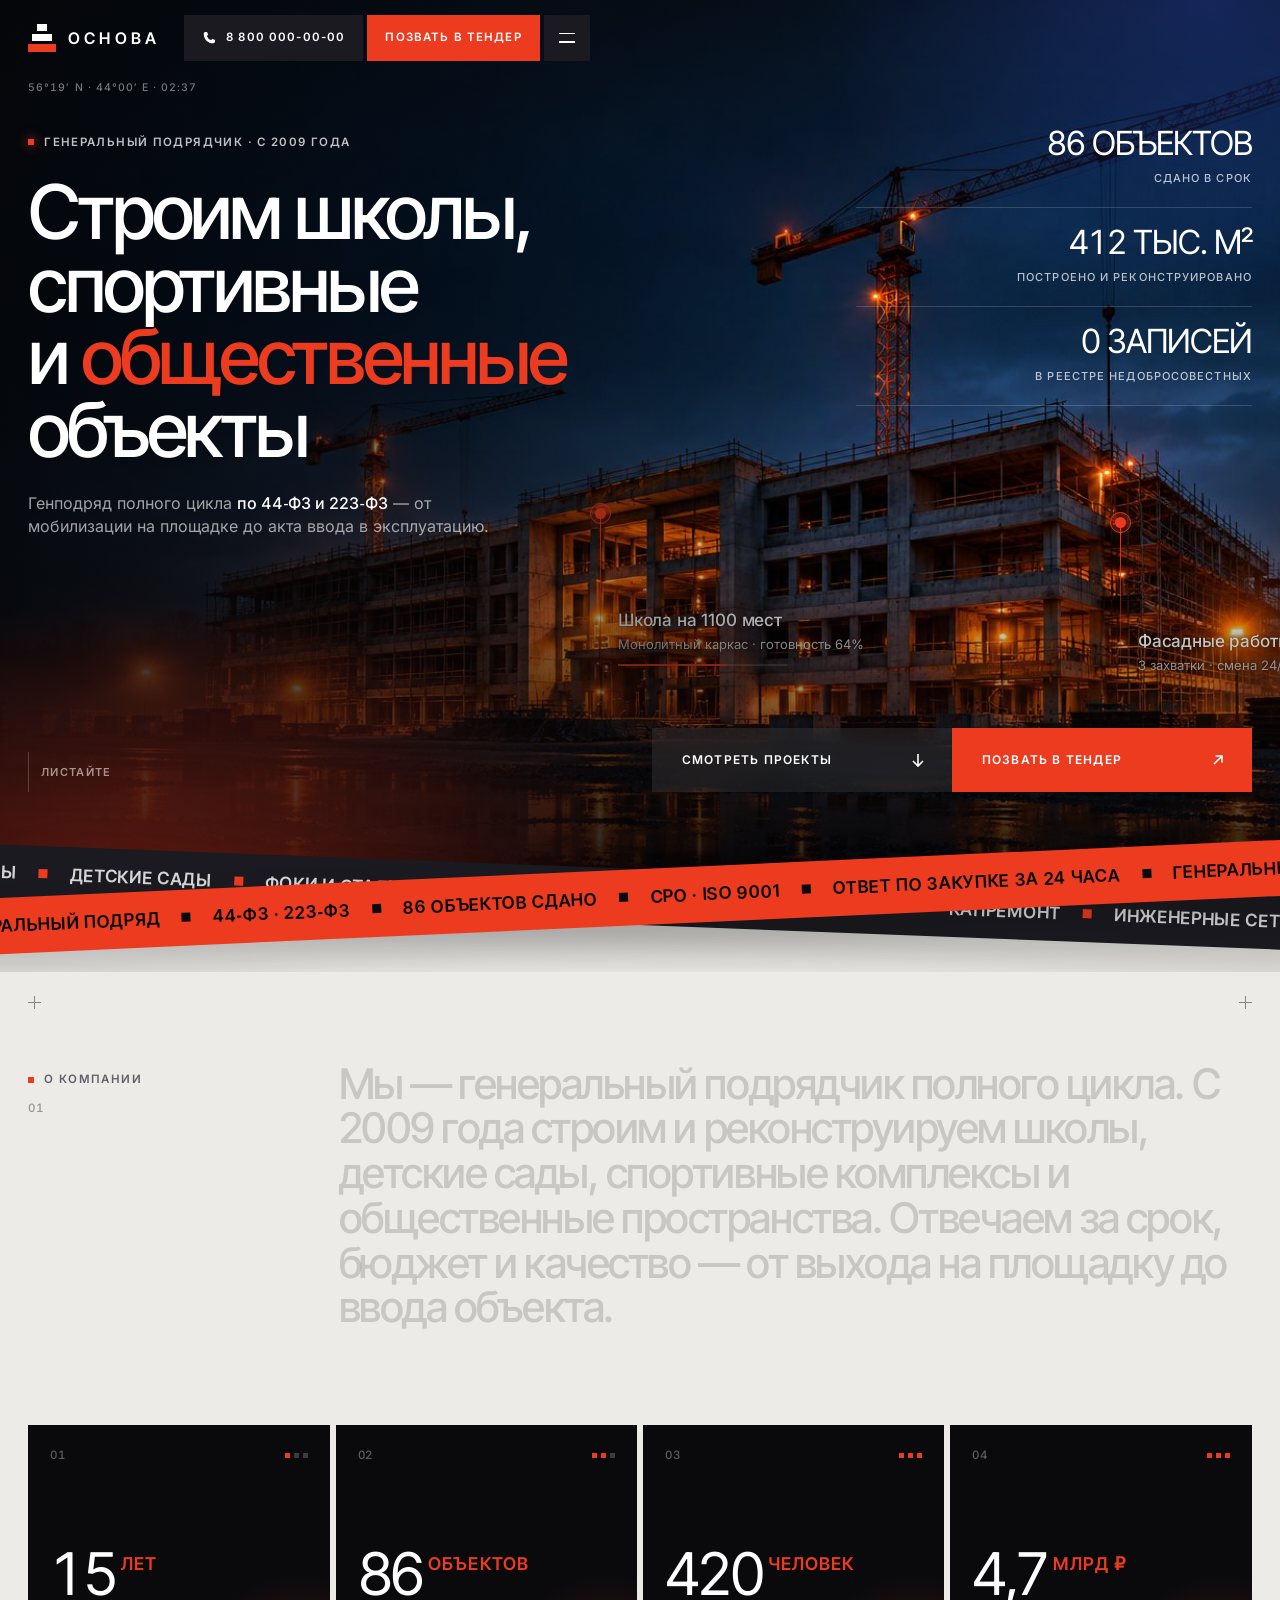
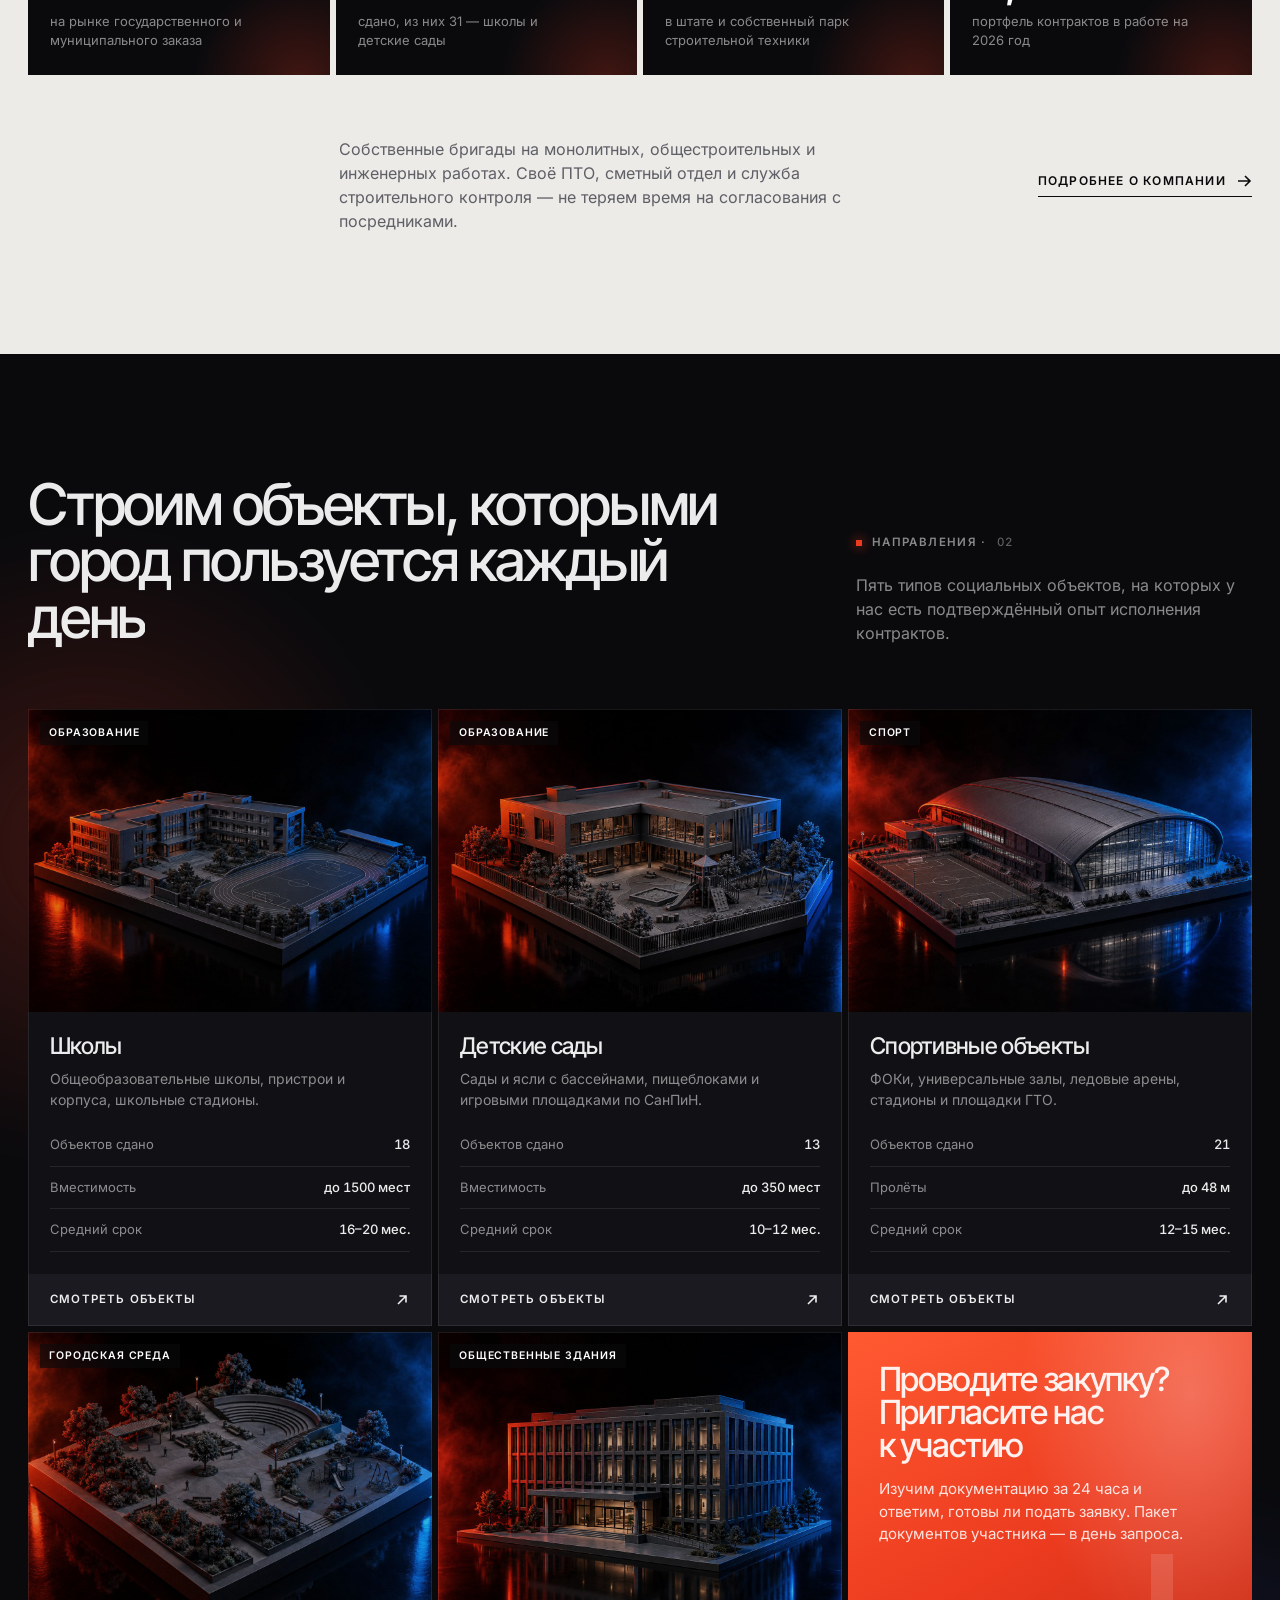
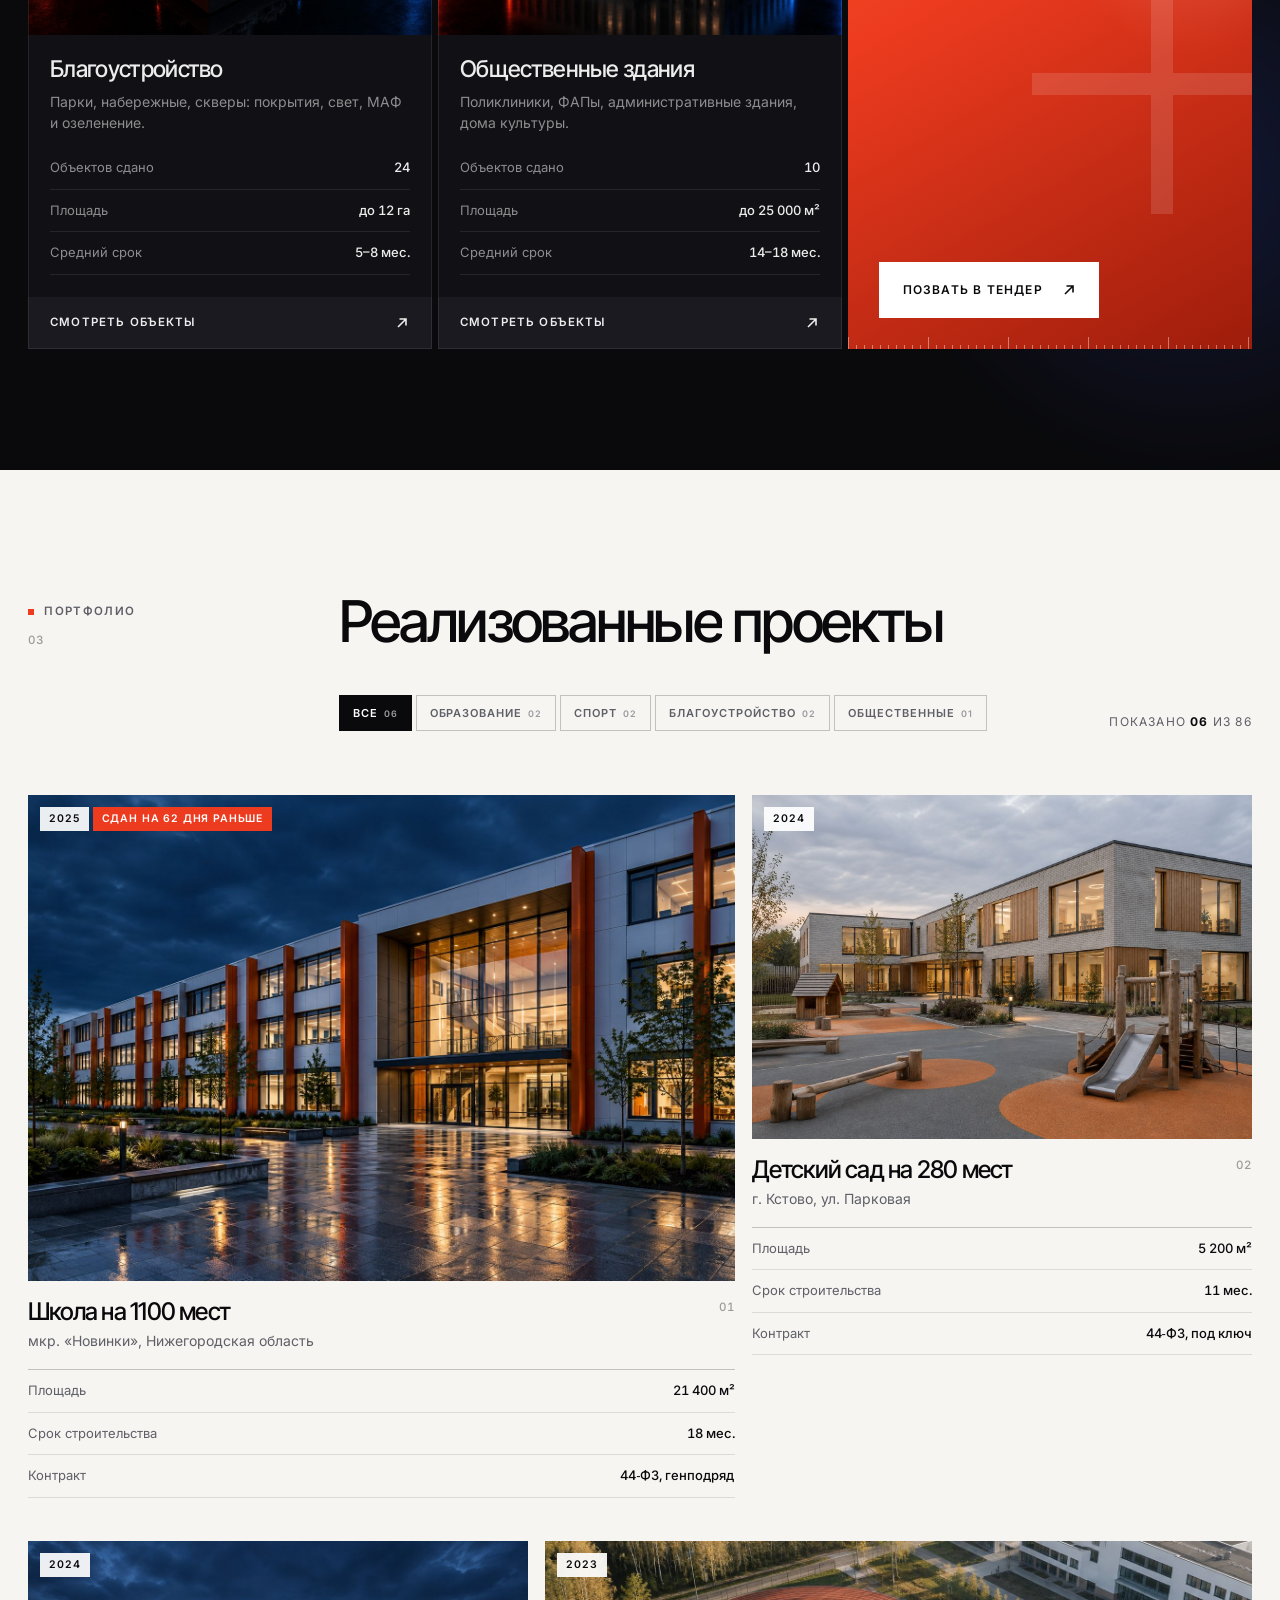
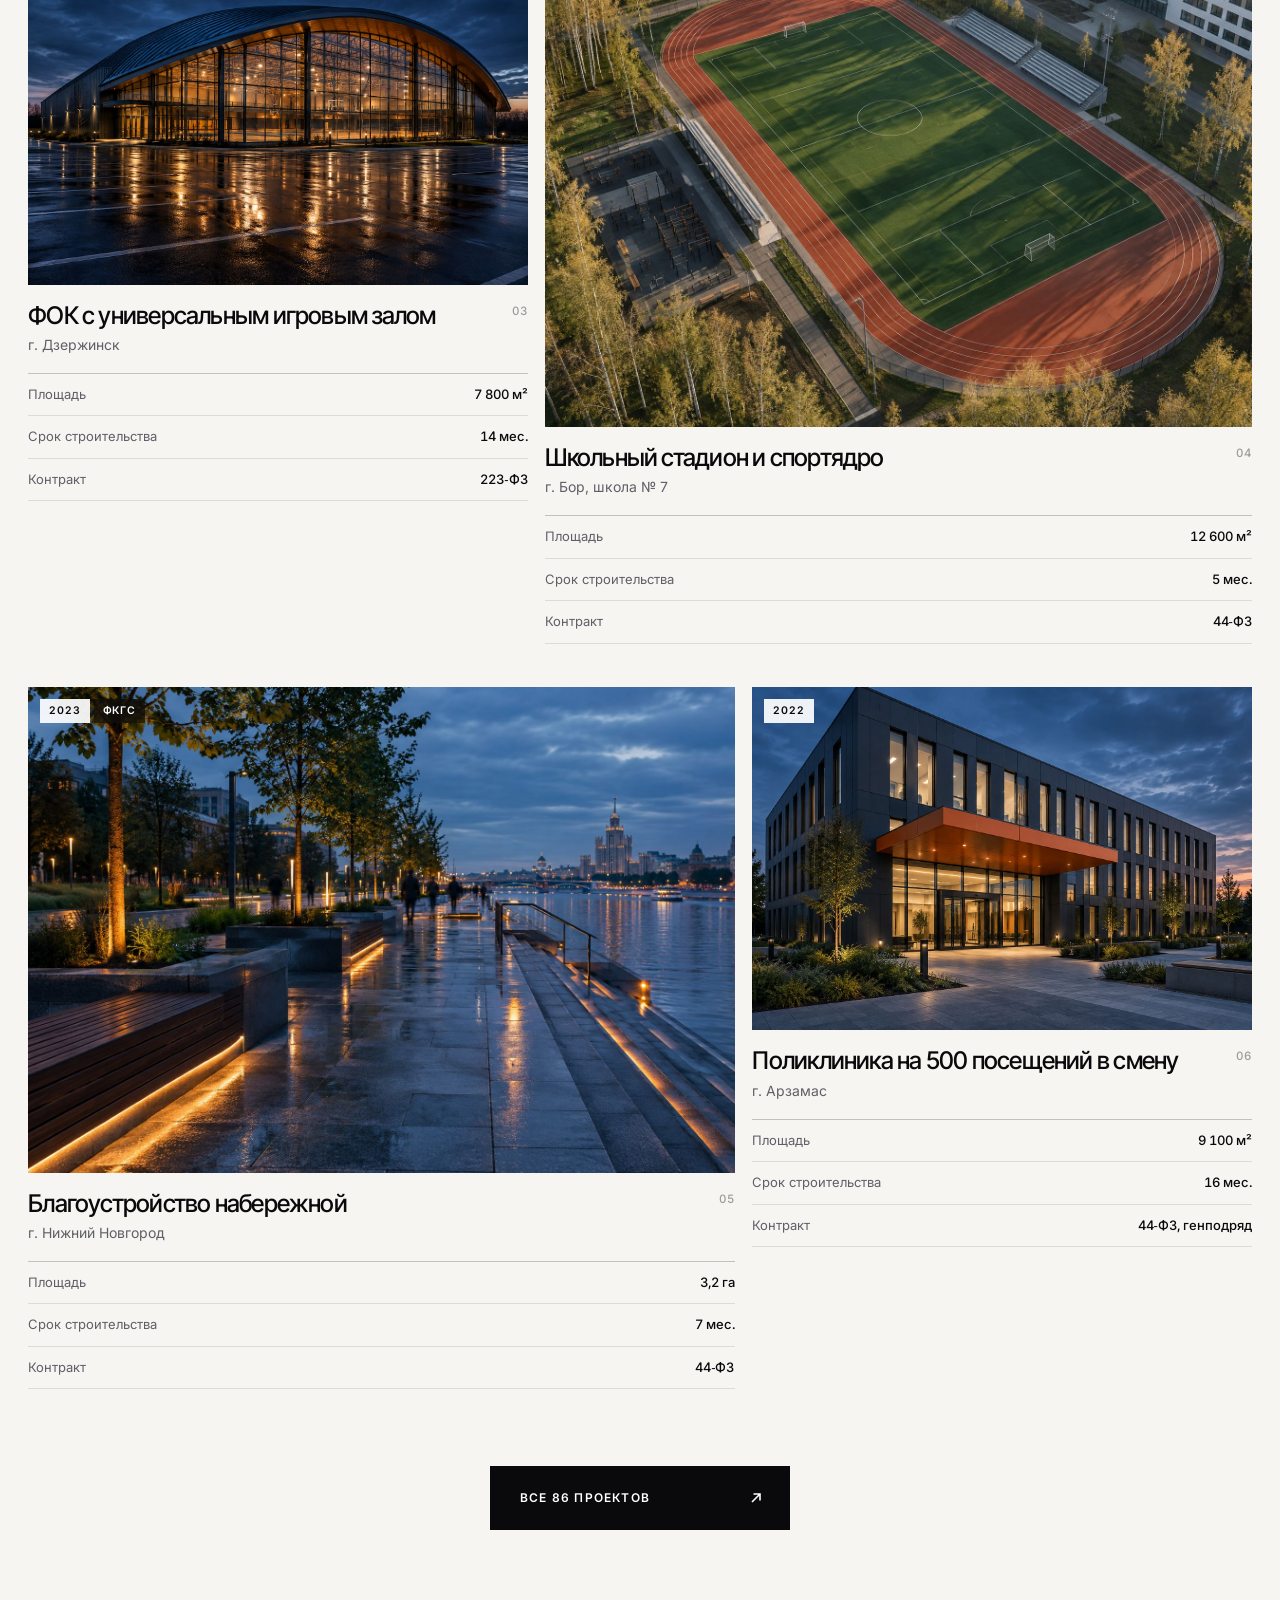
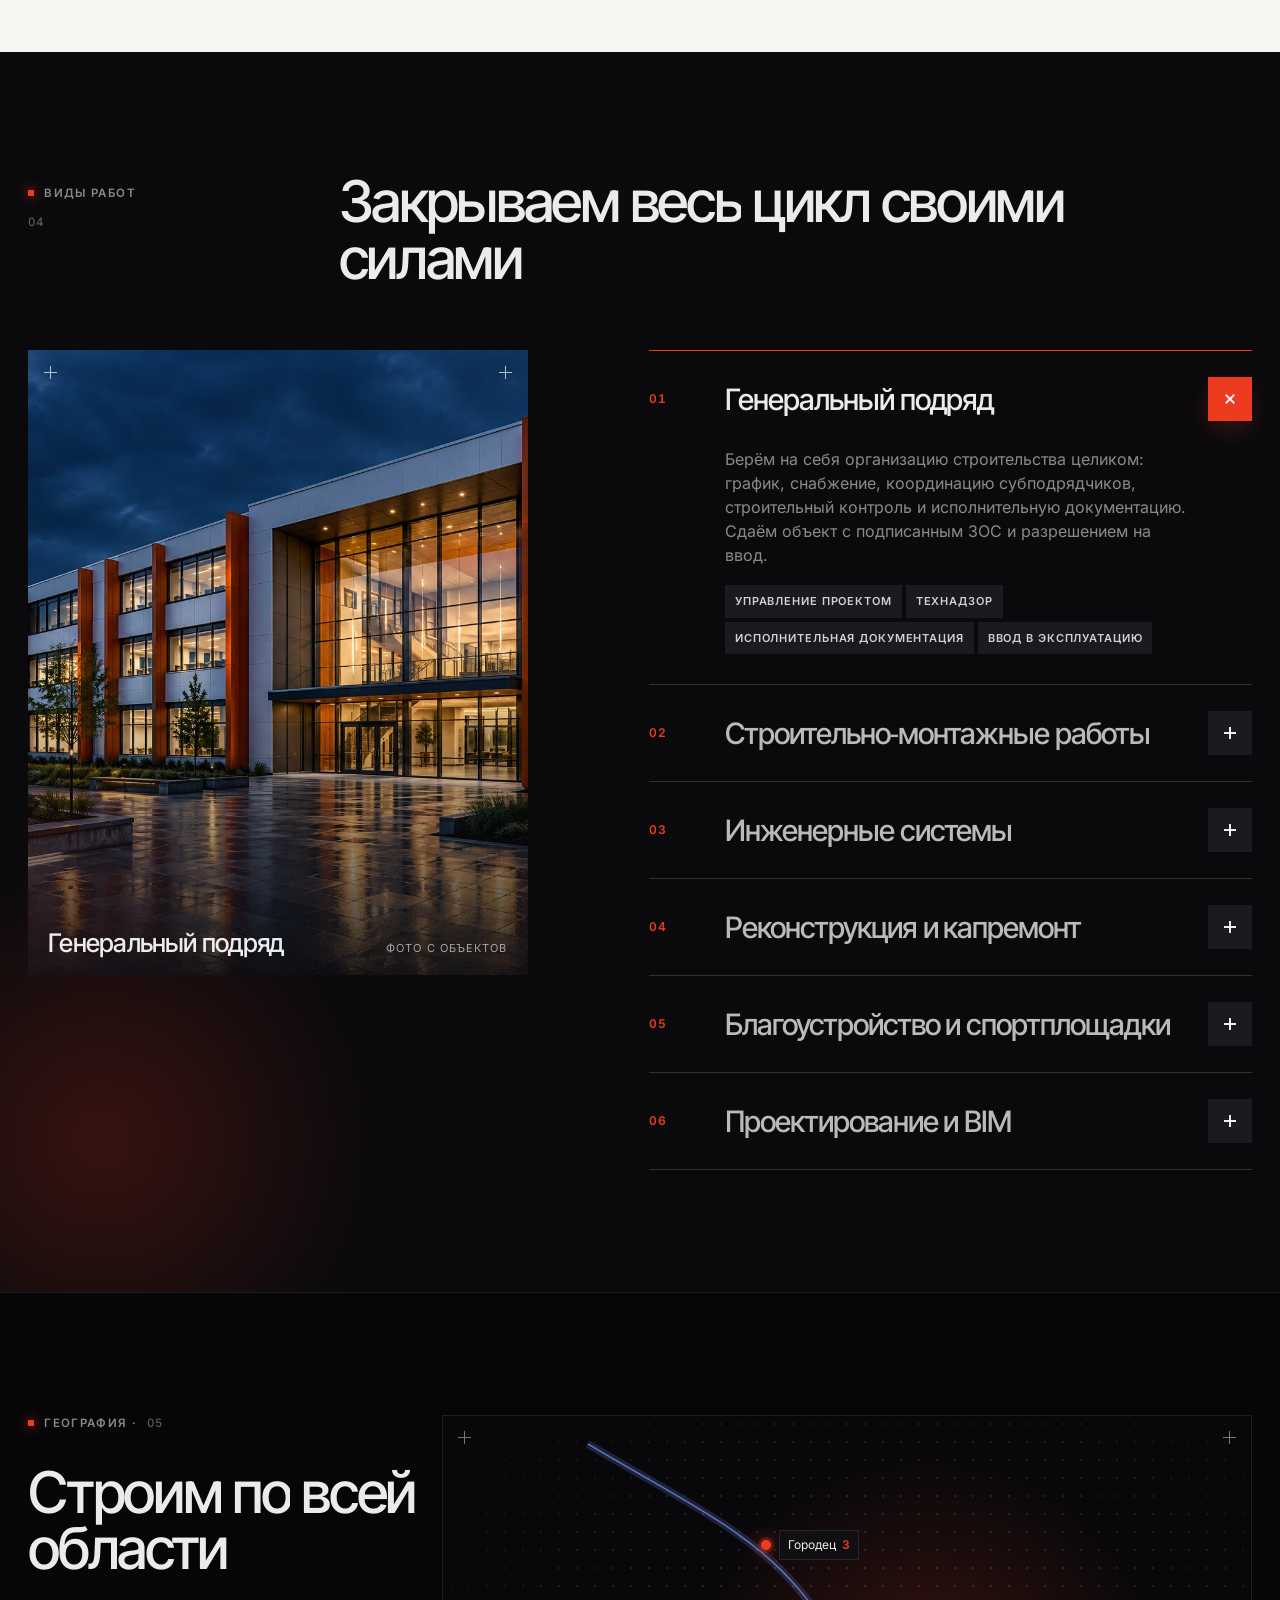
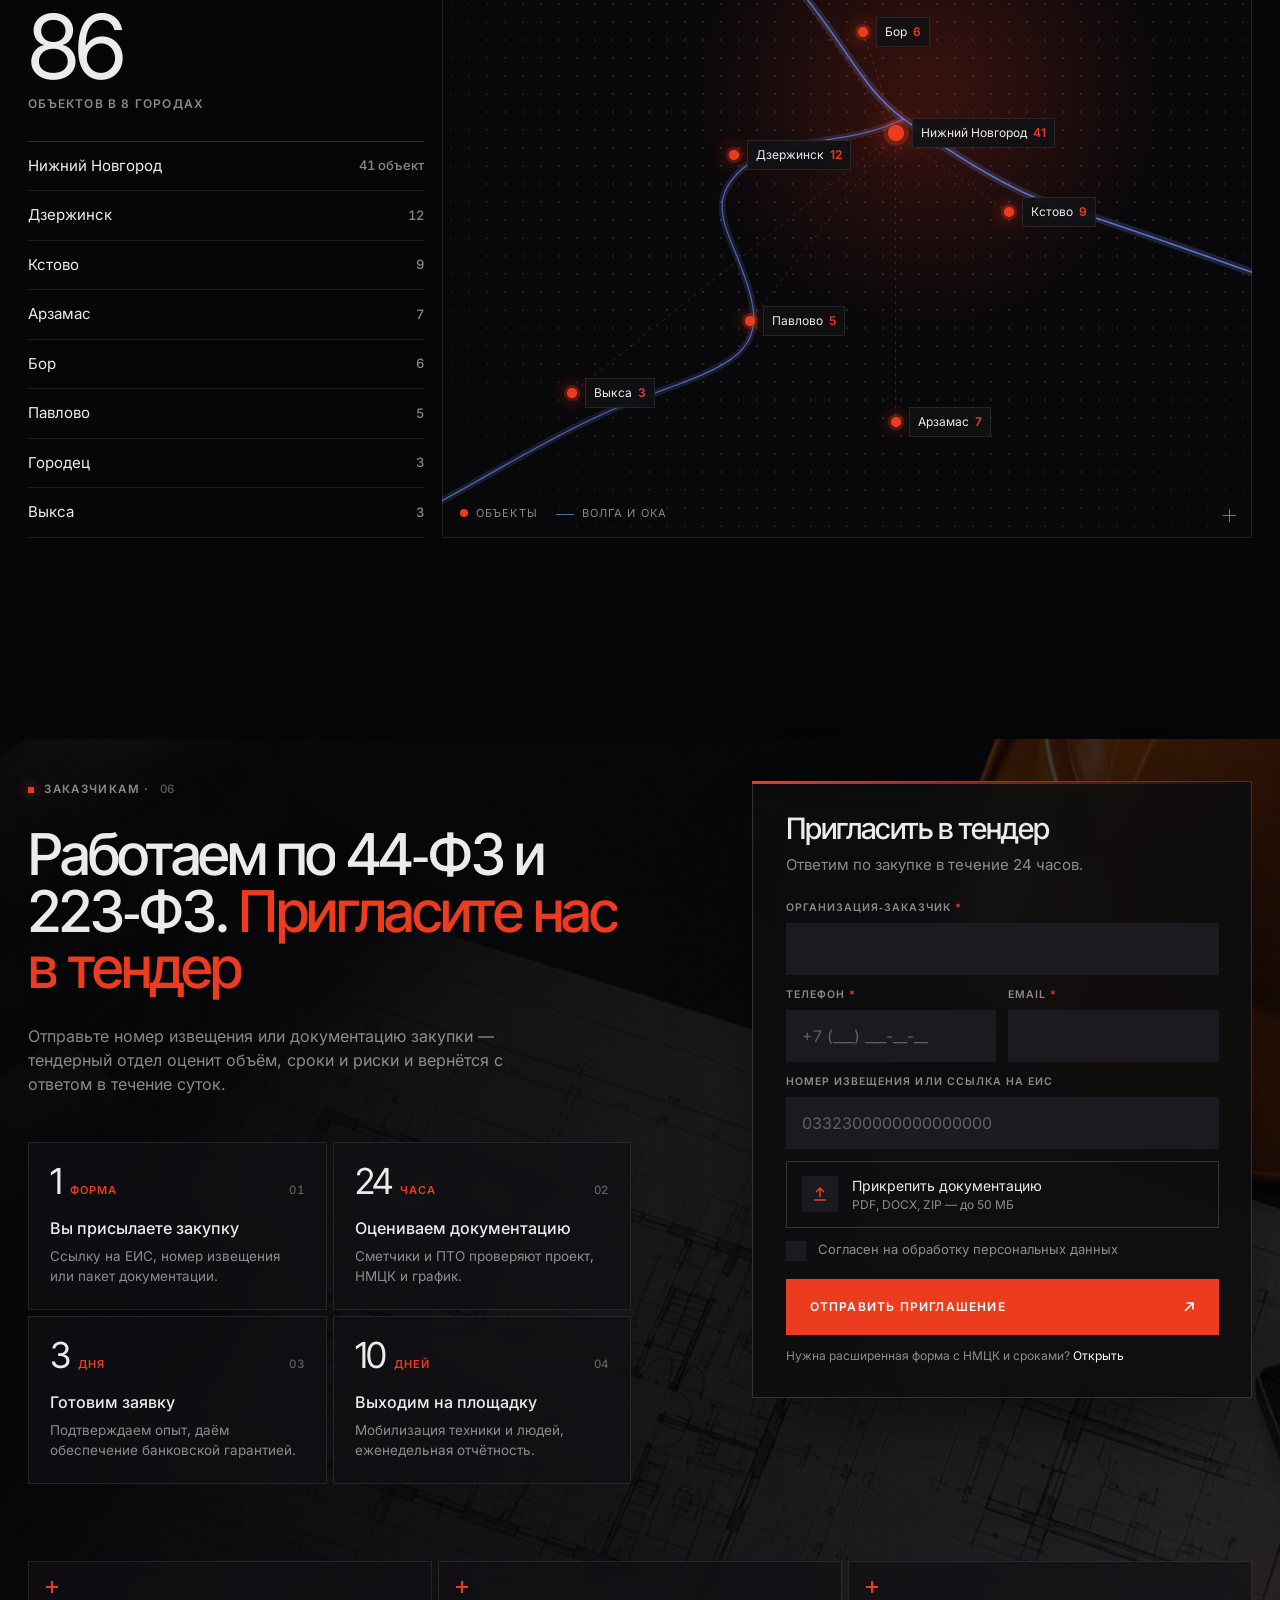
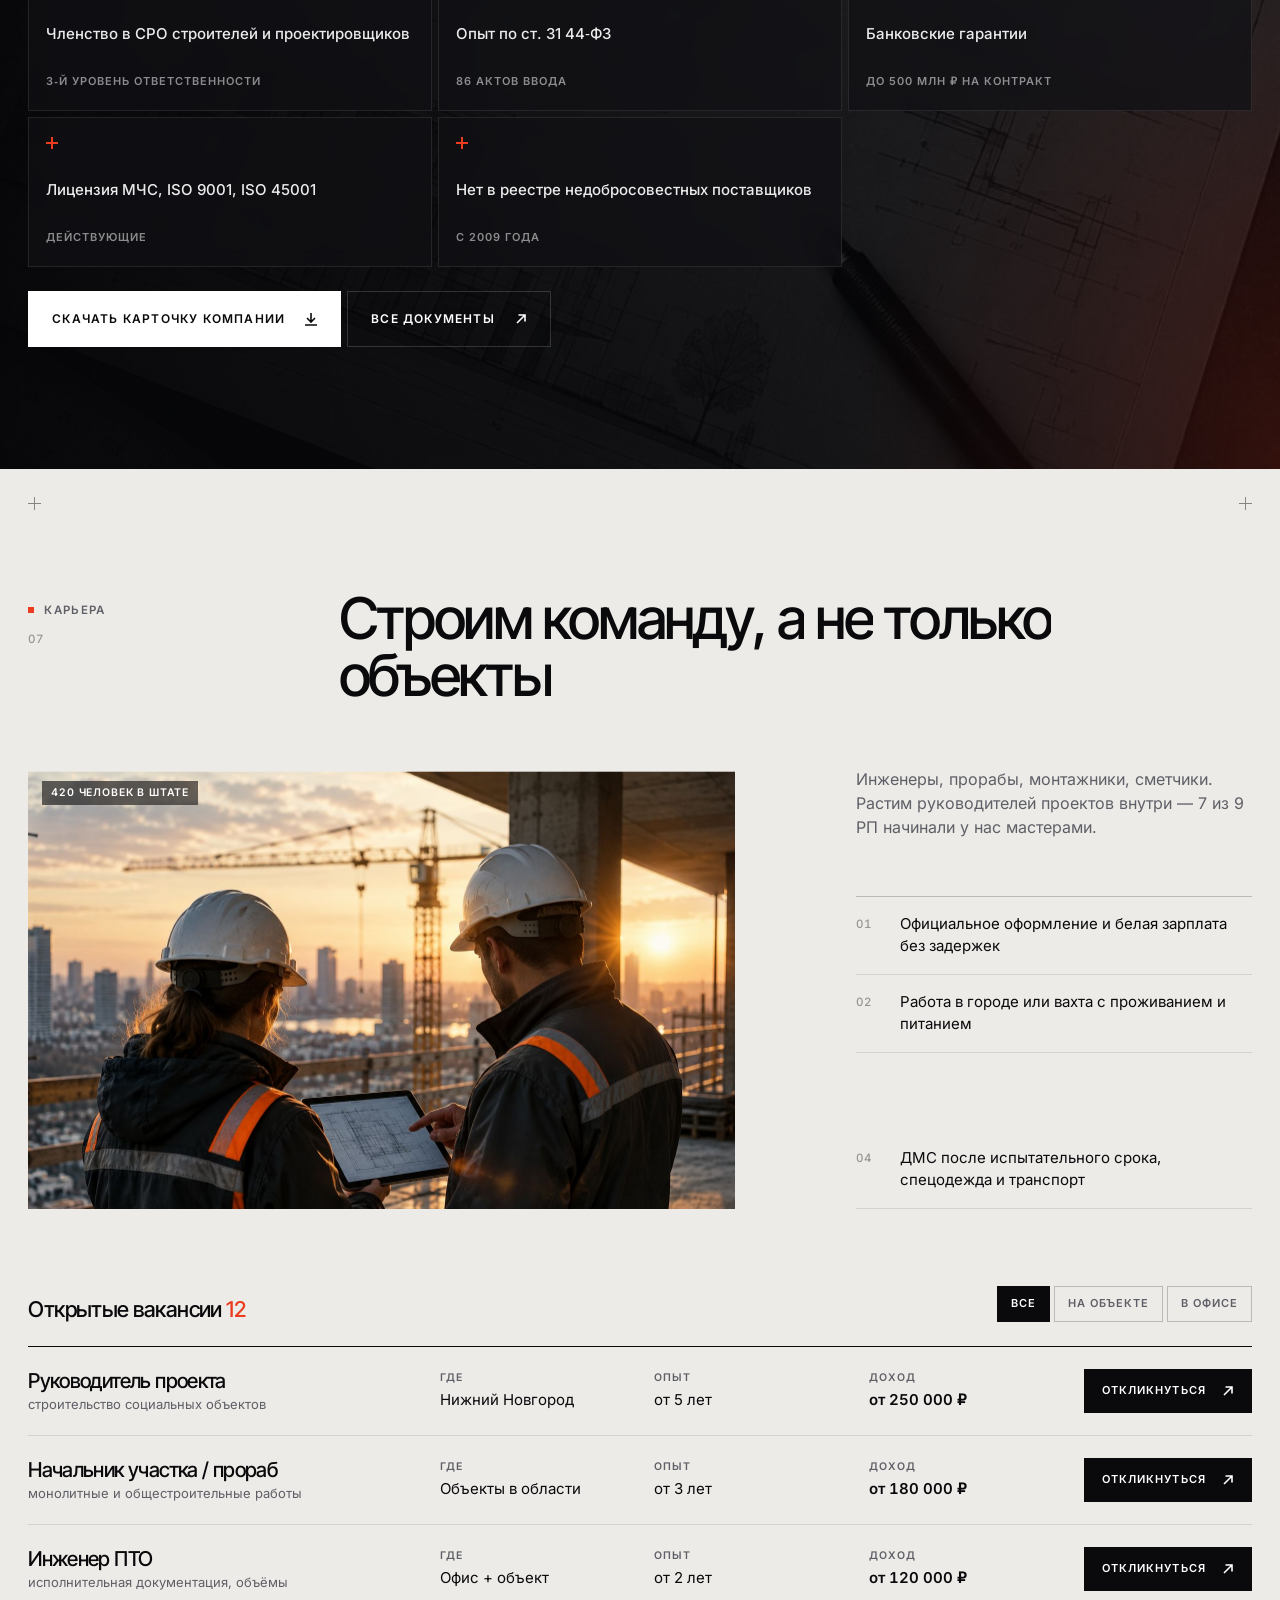
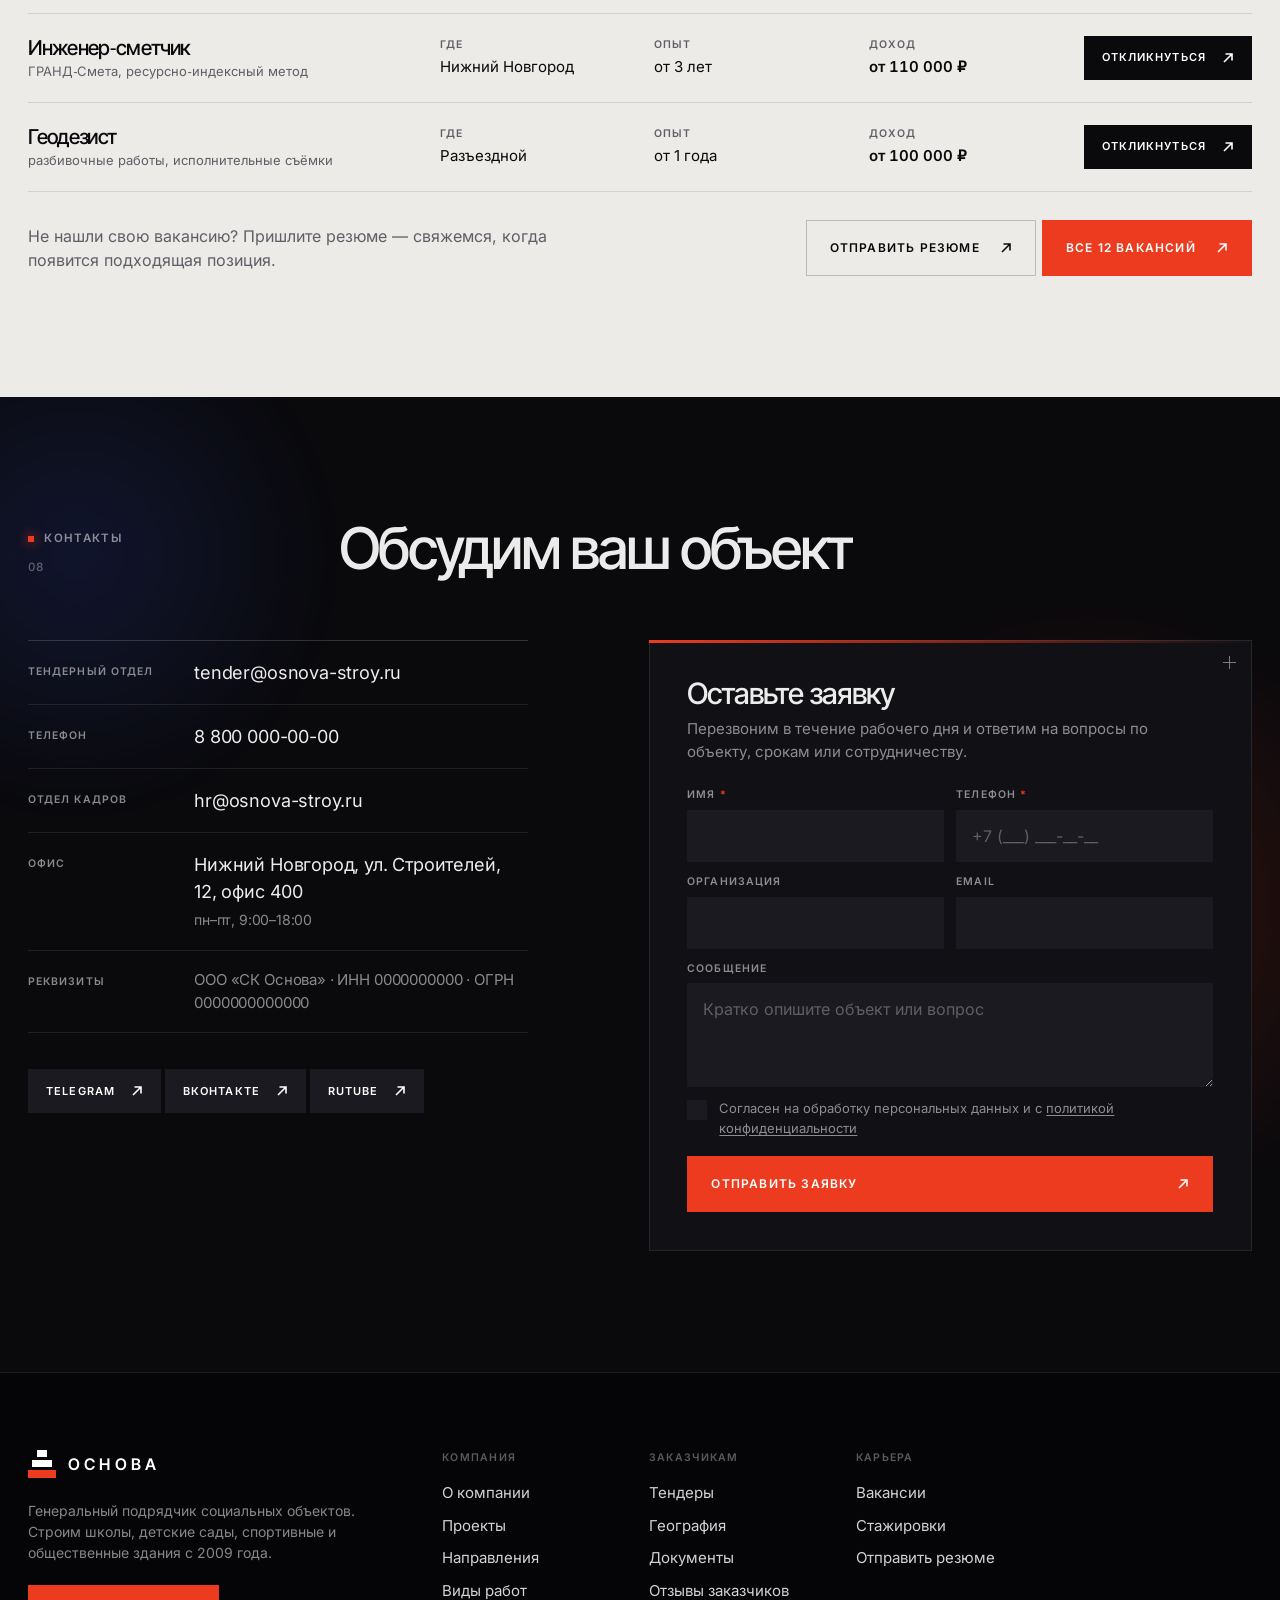
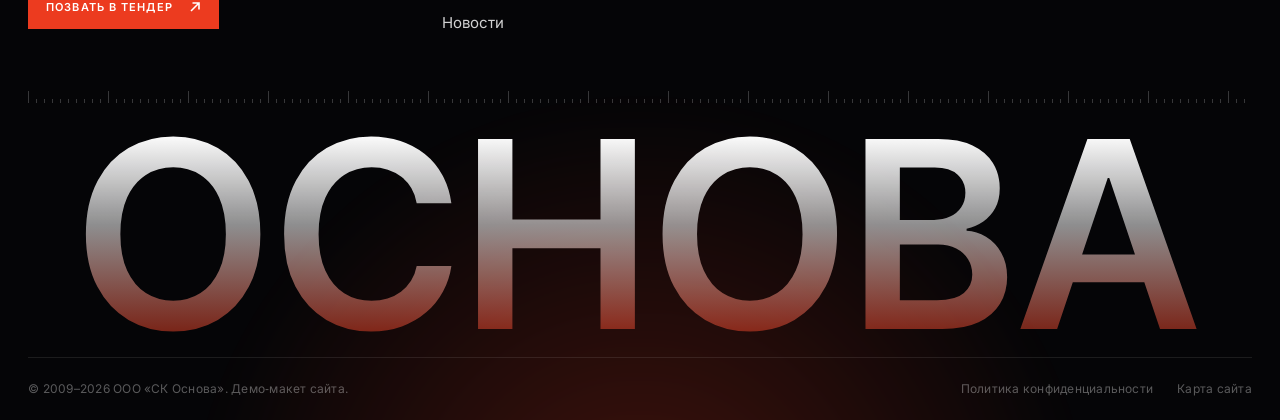
<file: v2/index.html>
<!doctype html>
<html lang="ru" class="no-js">
<head>
  <meta charset="utf-8">
  <meta name="viewport" content="width=device-width, initial-scale=1, viewport-fit=cover">
  <title>Основа — генеральный подрядчик: строительство школ, детских садов и спортивных объектов</title>
  <meta name="description" content="Генподряд полного цикла по 44‑ФЗ и 223‑ФЗ: школы, детские сады, физкультурно‑оздоровительные комплексы, благоустройство. 86 объектов сдано в срок. Пригласите нас в тендер.">
  <meta name="theme-color" content="#0a0a0d">
  <link rel="canonical" href="https://example.ru/">
  <meta property="og:type" content="website">
  <meta property="og:title" content="Основа — генеральный подрядчик социальных объектов">
  <meta property="og:description" content="Строим школы, детские сады, спортивные и общественные объекты. Работаем по 44‑ФЗ и 223‑ФЗ.">
  <meta property="og:image" content="assets/img/hero.jpg">
  <link rel="icon" href="assets/img/favicon.svg" type="image/svg+xml">
  <link rel="preload" href="assets/img/hero.jpg" as="image">
  <link rel="stylesheet" href="assets/css/style.css">
  <script type="application/ld+json">
  {
    "@context": "https://schema.org",
    "@type": "GeneralContractor",
    "name": "Строительная компания «Основа»",
    "description": "Генеральный подрядчик: строительство школ, детских садов, спортивных и общественных объектов по 44‑ФЗ и 223‑ФЗ.",
    "url": "https://example.ru/",
    "foundingDate": "2009",
    "areaServed": "Нижегородская область",
    "address": { "@type": "PostalAddress", "addressLocality": "Нижний Новгород", "addressCountry": "RU" }
  }
  </script>
</head>
<body>

<!-- =================== HEADER =================== -->
<header class="header">
  <div class="container header__in">
    <a href="index.html" class="logo" aria-label="Основа — на главную">
      <svg class="logo__mark" viewBox="0 0 28 28" aria-hidden="true"><rect x="0" y="20" width="28" height="8" fill="#EC3B1F"/><rect x="4" y="10" width="20" height="7" fill="currentColor"/><rect x="9" y="0" width="10" height="7" fill="currentColor"/></svg>
      <span class="logo__word">Основа</span>
    </a>
    <nav class="nav" aria-label="Основное меню">
      <a href="#about">О компании</a>
      <a href="#directions">Направления</a>
      <a href="#projects">Проекты</a>
      <a href="#geo">География</a>
      <a href="#tender">Заказчикам</a>
      <a href="#careers">Карьера</a>
      <a href="#contacts">Контакты</a>
    </nav>
    <div class="header__actions">
      <a class="hbtn hbtn--phone" href="tel:+78000000000" aria-label="Позвонить">
        <svg viewBox="0 0 16 16" fill="currentColor" aria-hidden="true"><path d="M3.6 1.2 5.8 1l1.3 3.4-1.6 1.2a8.7 8.7 0 0 0 4.9 4.9l1.2-1.6 3.4 1.3-.2 2.2c-.1.9-.9 1.6-1.8 1.6C6.7 14 2 9.3 2 3c0-.9.7-1.7 1.6-1.8Z"/></svg>
        <span>8 800 000-00-00</span>
      </a>
      <button class="hbtn hbtn--accent hbtn--tender" type="button" data-modal="tender">Позвать в тендер</button>
      <button class="hbtn hbtn--icon" type="button" data-menu-toggle aria-expanded="false" aria-controls="menu" aria-label="Открыть меню"><span class="burger"><i></i><i></i></span></button>
    </div>
  </div>
</header>

<!-- =================== MENU =================== -->
<div class="menu" id="menu" aria-label="Меню">
  <span class="glow glow--red"></span>
  <div class="container menu__in">
    <nav class="menu__nav">
      <a href="#about"><span class="idx">01</span>О компании</a>
      <a href="#directions"><span class="idx">02</span>Направления</a>
      <a href="#projects"><span class="idx">03</span>Проекты</a>
      <a href="#services"><span class="idx">04</span>Виды работ</a>
      <a href="#geo"><span class="idx">05</span>География</a>
      <a href="#tender"><span class="idx">06</span>Заказчикам</a>
      <a href="#careers"><span class="idx">07</span>Карьера</a>
      <a href="#contacts"><span class="idx">08</span>Контакты</a>
    </nav>
    <div class="menu__side">
      <p>Тендерный отдел отвечает по документации закупки в течение 24 часов.</p>
      <a class="big" href="tel:+78000000000">8 800 000-00-00</a>
      <a class="big" href="mailto:tender@osnova-stroy.ru">tender@osnova-stroy.ru</a>
      <button class="btn btn--accent" type="button" data-modal="tender"><span>Позвать в тендер</span><svg class="ico" viewBox="0 0 16 16" fill="none" stroke="currentColor" stroke-width="1.6" aria-hidden="true"><path d="M4 12 12 4M5.5 4H12v6.5"/></svg></button>
    </div>
  </div>
</div>

<main>

<!-- =================== HERO =================== -->
<section class="hero" aria-label="Главный экран">
  <div class="hero__media">
    <div class="hero__cover">
      <img class="hero__img" src="assets/img/hero.jpg" width="1536" height="864" alt="Строительство школы: монолитный каркас и башенные краны в сумерках" fetchpriority="high">
      <div class="marker marker--1" style="left:47.5%; top:57%;">
        <span class="marker__dot"></span>
        <div class="marker__title">Школа на 1100 мест</div>
        <div class="marker__desc">Монолитный каркас · готовность 64%</div>
        <div class="marker__bar" style="--p:64%"><i></i></div>
      </div>
      <div class="marker marker--2" style="left:80%; top:58%;">
        <span class="marker__dot"></span>
        <div class="marker__title">Фасадные работы</div>
        <div class="marker__desc">3 захватки · смена 24/7</div>
      </div>
    </div>
  </div>
  <div class="hero__shade"></div>
  <div class="crosshair" aria-hidden="true">
    <div class="crosshair__h"></div><div class="crosshair__v"></div><div class="crosshair__c"></div>
    <div class="crosshair__read">X 0000  Y 0000</div>
  </div>
  <div class="hero__corner" aria-hidden="true">56°19′ N · 44°00′ E · <span data-clock>12:00</span></div>

  <div class="container hero__in">
    <div class="hero__main">
      <span class="kicker">Генеральный подрядчик · с 2009 года</span>
      <h1 class="h1 hero__h1">
        <span class="line"><span>Строим школы,</span></span>
        <span class="line"><span>спортивные</span></span>
        <span class="line"><span>и <em>общественные</em> объекты</span></span>
      </h1>
      <p class="hero__sub">Генподряд полного цикла <b>по 44‑ФЗ и 223‑ФЗ</b> — от мобилизации на площадке до акта ввода в эксплуатацию.</p>
    </div>
    <div class="hero__stats">
      <div class="hstat"><div class="hstat__num">86 объектов</div><div class="hstat__label">сдано в срок</div></div>
      <div class="hstat"><div class="hstat__num">412 тыс. м²</div><div class="hstat__label">построено и реконструировано</div></div>
      <div class="hstat"><div class="hstat__num">0 записей</div><div class="hstat__label">в реестре недобросовестных</div></div>
    </div>
    <div class="hero__bottom">
      <span class="hero__scroll"><i></i>Листайте</span>
      <div class="btn-pair">
        <a class="btn btn--glass btn--lg" href="#projects"><span>Смотреть проекты</span><svg class="ico ico--down" viewBox="0 0 16 16" fill="none" stroke="currentColor" stroke-width="1.6" aria-hidden="true"><path d="M8 2v12M3 9l5 5 5-5"/></svg></a>
        <button class="btn btn--accent btn--lg" type="button" data-modal="tender"><span>Позвать в тендер</span><svg class="ico" viewBox="0 0 16 16" fill="none" stroke="currentColor" stroke-width="1.6" aria-hidden="true"><path d="M4 12 12 4M5.5 4H12v6.5"/></svg></button>
      </div>
    </div>
  </div>
  <div class="container hero__ruler"><div class="ruler"></div></div>
</section>

<!-- =================== TAPES =================== -->
<div class="tapes" aria-hidden="true">
  <div class="tape tape--back"><div class="tape__track">
    <span class="tape__item">Школы</span><span class="tape__item">Детские сады</span><span class="tape__item">ФОКи и стадионы</span><span class="tape__item">Поликлиники</span><span class="tape__item">Парки и набережные</span><span class="tape__item">Капремонт</span><span class="tape__item">Инженерные сети</span>
    <span class="tape__item">Школы</span><span class="tape__item">Детские сады</span><span class="tape__item">ФОКи и стадионы</span><span class="tape__item">Поликлиники</span><span class="tape__item">Парки и набережные</span><span class="tape__item">Капремонт</span><span class="tape__item">Инженерные сети</span>
  </div></div>
  <div class="tape tape--front"><div class="tape__track">
    <span class="tape__item">Генеральный подряд</span><span class="tape__item">44‑ФЗ · 223‑ФЗ</span><span class="tape__item">86 объектов сдано</span><span class="tape__item">СРО · ISO 9001</span><span class="tape__item">Ответ по закупке за 24 часа</span>
    <span class="tape__item">Генеральный подряд</span><span class="tape__item">44‑ФЗ · 223‑ФЗ</span><span class="tape__item">86 объектов сдано</span><span class="tape__item">СРО · ISO 9001</span><span class="tape__item">Ответ по закупке за 24 часа</span>
  </div></div>
</div>

<!-- =================== ABOUT =================== -->
<section class="section section--light" id="about" aria-labelledby="about-title" style="padding-top:calc(var(--sec-y) + 40px)">
  <span class="cross" style="left:var(--pad); top:96px"></span>
  <span class="cross" style="right:var(--pad); top:96px"></span>
  <div class="container grid12">
    <div class="about__side">
      <span class="kicker" id="about-title">О компании</span>
      <span class="idx">01</span>
    </div>
    <p class="about__statement" data-highlight>
      Мы — генеральный подрядчик полного цикла. С 2009 года строим и реконструируем <span class="hl">школы, детские сады, спортивные комплексы</span> и общественные пространства. Отвечаем за срок, бюджет и качество — от выхода на площадку до ввода объекта.
    </p>
    <div class="stats">
      <div class="scard" data-reveal style="--d:0s">
        <div class="scard__top"><span class="idx">01</span><span class="dots3"><i class="on"></i><i></i><i></i></span></div>
        <div><div class="scard__num"><span data-count="15">15</span><small>лет</small></div><div class="scard__label">на рынке государственного и муниципального заказа</div></div>
      </div>
      <div class="scard" data-reveal style="--d:.08s">
        <div class="scard__top"><span class="idx">02</span><span class="dots3"><i class="on"></i><i class="on"></i><i></i></span></div>
        <div><div class="scard__num"><span data-count="86">86</span><small>объектов</small></div><div class="scard__label">сдано, из них 31 — школы и детские сады</div></div>
      </div>
      <div class="scard" data-reveal style="--d:.16s">
        <div class="scard__top"><span class="idx">03</span><span class="dots3"><i class="on"></i><i class="on"></i><i class="on"></i></span></div>
        <div><div class="scard__num"><span data-count="420">420</span><small>человек</small></div><div class="scard__label">в штате и собственный парк строительной техники</div></div>
      </div>
      <div class="scard" data-reveal style="--d:.24s">
        <div class="scard__top"><span class="idx">04</span><span class="dots3"><i class="on"></i><i class="on"></i><i class="on"></i></span></div>
        <div><div class="scard__num"><span data-count="4.7" data-dec="1">4,7</span><small>млрд ₽</small></div><div class="scard__label">портфель контрактов в работе на 2026 год</div></div>
      </div>
    </div>
    <div class="about__foot" data-reveal>
      <p>Собственные бригады на монолитных, общестроительных и инженерных работах. Своё ПТО, сметный отдел и служба строительного контроля — не теряем время на согласования с посредниками.</p>
      <a class="link" href="#" data-demo="О компании">Подробнее о компании <svg class="ico" viewBox="0 0 16 16" fill="none" stroke="currentColor" stroke-width="1.6" aria-hidden="true"><path d="M2 8h12M9 3l5 5-5 5"/></svg></a>
    </div>
  </div>
</section>

<!-- =================== DIRECTIONS =================== -->
<section class="section" id="directions" aria-labelledby="dir-title">
  <span class="glow glow--red" style="width:50vw; aspect-ratio:1; left:-18vw; top:10%; opacity:.5"></span>
  <span class="glow glow--blue" style="width:46vw; aspect-ratio:1; right:-16vw; bottom:0; opacity:.6"></span>
  <div class="container">
    <div class="sec-head sec-head--split">
      <h2 class="h2 sec-head__title" id="dir-title" data-split>Строим объекты, которыми город пользуется каждый&nbsp;день</h2>
      <div class="sec-head__right" data-reveal>
        <span class="kicker">Направления · <span class="idx">02</span></span>
        <p class="lead">Пять типов социальных объектов, на которых у нас есть подтверждённый опыт исполнения контрактов.</p>
      </div>
    </div>
    <div class="dirs">
      <a href="#projects" class="dcard" data-glow data-filter-go="edu" data-reveal style="--d:0s">
        <div class="dcard__media"><span class="tag">Образование</span><img src="assets/img/dark-school.jpg" alt="Макет школы со стадионом" loading="lazy"></div>
        <div class="dcard__body"><h3 class="dcard__title">Школы</h3><p class="dcard__text">Общеобразовательные школы, пристрои и корпуса, школьные стадионы.</p></div>
        <dl class="rows"><div><dt>Объектов сдано</dt><dd>18</dd></div><div><dt>Вместимость</dt><dd>до 1500 мест</dd></div><div><dt>Средний срок</dt><dd>16–20 мес.</dd></div></dl>
        <span class="dcard__btn">Смотреть объекты <svg class="ico" viewBox="0 0 16 16" fill="none" stroke="currentColor" stroke-width="1.6" aria-hidden="true"><path d="M4 12 12 4M5.5 4H12v6.5"/></svg></span>
      </a>
      <a href="#projects" class="dcard" data-glow data-filter-go="edu" data-reveal style="--d:.06s">
        <div class="dcard__media"><span class="tag">Образование</span><img src="assets/img/dark-kindergarten.jpg" alt="Макет детского сада с площадкой" loading="lazy"></div>
        <div class="dcard__body"><h3 class="dcard__title">Детские сады</h3><p class="dcard__text">Сады и ясли с бассейнами, пищеблоками и игровыми площадками по СанПиН.</p></div>
        <dl class="rows"><div><dt>Объектов сдано</dt><dd>13</dd></div><div><dt>Вместимость</dt><dd>до 350 мест</dd></div><div><dt>Средний срок</dt><dd>10–12 мес.</dd></div></dl>
        <span class="dcard__btn">Смотреть объекты <svg class="ico" viewBox="0 0 16 16" fill="none" stroke="currentColor" stroke-width="1.6" aria-hidden="true"><path d="M4 12 12 4M5.5 4H12v6.5"/></svg></span>
      </a>
      <a href="#projects" class="dcard" data-glow data-filter-go="sport" data-reveal style="--d:.12s">
        <div class="dcard__media"><span class="tag">Спорт</span><img src="assets/img/dark-sport.jpg" alt="Макет спортивного комплекса с арочной кровлей" loading="lazy"></div>
        <div class="dcard__body"><h3 class="dcard__title">Спортивные объекты</h3><p class="dcard__text">ФОКи, универсальные залы, ледовые арены, стадионы и площадки ГТО.</p></div>
        <dl class="rows"><div><dt>Объектов сдано</dt><dd>21</dd></div><div><dt>Пролёты</dt><dd>до 48 м</dd></div><div><dt>Средний срок</dt><dd>12–15 мес.</dd></div></dl>
        <span class="dcard__btn">Смотреть объекты <svg class="ico" viewBox="0 0 16 16" fill="none" stroke="currentColor" stroke-width="1.6" aria-hidden="true"><path d="M4 12 12 4M5.5 4H12v6.5"/></svg></span>
      </a>
      <a href="#projects" class="dcard" data-glow data-filter-go="park" data-reveal style="--d:0s">
        <div class="dcard__media"><span class="tag">Городская среда</span><img src="assets/img/dark-park.jpg" alt="Макет благоустроенной городской площади" loading="lazy"></div>
        <div class="dcard__body"><h3 class="dcard__title">Благоустройство</h3><p class="dcard__text">Парки, набережные, скверы: покрытия, свет, МАФ и озеленение.</p></div>
        <dl class="rows"><div><dt>Объектов сдано</dt><dd>24</dd></div><div><dt>Площадь</dt><dd>до 12 га</dd></div><div><dt>Средний срок</dt><dd>5–8 мес.</dd></div></dl>
        <span class="dcard__btn">Смотреть объекты <svg class="ico" viewBox="0 0 16 16" fill="none" stroke="currentColor" stroke-width="1.6" aria-hidden="true"><path d="M4 12 12 4M5.5 4H12v6.5"/></svg></span>
      </a>
      <a href="#projects" class="dcard" data-glow data-filter-go="civic" data-reveal style="--d:.06s">
        <div class="dcard__media"><span class="tag">Общественные здания</span><img src="assets/img/dark-civic.jpg" alt="Макет поликлиники" loading="lazy"></div>
        <div class="dcard__body"><h3 class="dcard__title">Общественные здания</h3><p class="dcard__text">Поликлиники, ФАПы, административные здания, дома культуры.</p></div>
        <dl class="rows"><div><dt>Объектов сдано</dt><dd>10</dd></div><div><dt>Площадь</dt><dd>до 25 000 м²</dd></div><div><dt>Средний срок</dt><dd>14–18 мес.</dd></div></dl>
        <span class="dcard__btn">Смотреть объекты <svg class="ico" viewBox="0 0 16 16" fill="none" stroke="currentColor" stroke-width="1.6" aria-hidden="true"><path d="M4 12 12 4M5.5 4H12v6.5"/></svg></span>
      </a>
      <div class="dcard dcard--cta" data-reveal style="--d:.12s">
        <span class="big-plus" aria-hidden="true"></span>
        <div>
          <h3 class="h3">Проводите закупку? Пригласите нас к&nbsp;участию</h3>
          <p>Изучим документацию за 24 часа и ответим, готовы ли подать заявку. Пакет документов участника — в день запроса.</p>
        </div>
        <button class="btn btn--light" type="button" data-modal="tender"><span>Позвать в тендер</span><svg class="ico" viewBox="0 0 16 16" fill="none" stroke="currentColor" stroke-width="1.6" aria-hidden="true"><path d="M4 12 12 4M5.5 4H12v6.5"/></svg></button>
        <div class="ruler"></div>
      </div>
    </div>
  </div>
</section>

<!-- =================== PROJECTS =================== -->
<section class="section section--paper" id="projects" aria-labelledby="proj-title">
  <div class="container">
    <div class="sec-head">
      <div class="sec-head__side"><span class="kicker">Портфолио</span><span class="idx">03</span></div>
      <h2 class="h2 sec-head__title" id="proj-title" data-split>Реализованные проекты</h2>
      <div class="sec-head__aside">
        <div class="filters" role="group" aria-label="Фильтр проектов">
          <button class="chip is-active" type="button" data-filter="all" aria-pressed="true">Все <sup>06</sup></button>
          <button class="chip" type="button" data-filter="edu" aria-pressed="false">Образование <sup>02</sup></button>
          <button class="chip" type="button" data-filter="sport" aria-pressed="false">Спорт <sup>02</sup></button>
          <button class="chip" type="button" data-filter="park" aria-pressed="false">Благоустройство <sup>02</sup></button>
          <button class="chip" type="button" data-filter="civic" aria-pressed="false">Общественные <sup>01</sup></button>
        </div>
        <span style="font-size:12px; letter-spacing:.1em; text-transform:uppercase; color:var(--mu-l)">Показано <b data-projects-count style="color:var(--ink)">06</b> из 86</span>
      </div>
    </div>

    <div class="projects">
      <a class="pcard" href="project.html" data-cat="edu" data-reveal>
        <div class="pcard__media">
          <div class="pcard__tags"><span class="tag tag--light">2025</span><span class="tag tag--accent">Сдан на 62 дня раньше</span></div>
          <div class="corners"><i></i><i></i><i></i><i></i></div>
          <img src="assets/img/proj-school.jpg" alt="Школа на 1100 мест в микрорайоне Новинки" loading="lazy">
          <span class="pcard__go btn btn--accent btn--sm"><span>Смотреть проект</span><svg class="ico" viewBox="0 0 16 16" fill="none" stroke="currentColor" stroke-width="1.6" aria-hidden="true"><path d="M4 12 12 4M5.5 4H12v6.5"/></svg></span>
        </div>
        <div class="pcard__head"><div><h3 class="pcard__title">Школа на 1100 мест</h3><p class="pcard__loc">мкр. «Новинки», Нижегородская область</p></div><span class="idx">01</span></div>
        <dl class="rows"><div><dt>Площадь</dt><dd>21 400 м²</dd></div><div><dt>Срок строительства</dt><dd>18 мес.</dd></div><div><dt>Контракт</dt><dd>44‑ФЗ, генподряд</dd></div></dl>
      </a>

      <a class="pcard" href="#" data-demo="Проект «Детский сад на 280 мест»" data-cat="edu" data-reveal style="--d:.08s">
        <div class="pcard__media">
          <div class="pcard__tags"><span class="tag tag--light">2024</span></div>
          <div class="corners"><i></i><i></i><i></i><i></i></div>
          <img src="assets/img/proj-kindergarten.jpg" alt="Детский сад на 280 мест" loading="lazy">
          <span class="pcard__go btn btn--accent btn--sm"><span>Смотреть проект</span><svg class="ico" viewBox="0 0 16 16" fill="none" stroke="currentColor" stroke-width="1.6" aria-hidden="true"><path d="M4 12 12 4M5.5 4H12v6.5"/></svg></span>
        </div>
        <div class="pcard__head"><div><h3 class="pcard__title">Детский сад на 280 мест</h3><p class="pcard__loc">г. Кстово, ул. Парковая</p></div><span class="idx">02</span></div>
        <dl class="rows"><div><dt>Площадь</dt><dd>5 200 м²</dd></div><div><dt>Срок строительства</dt><dd>11 мес.</dd></div><div><dt>Контракт</dt><dd>44‑ФЗ, под ключ</dd></div></dl>
      </a>

      <a class="pcard" href="#" data-demo="Проект «ФОК с универсальным залом»" data-cat="sport" data-reveal>
        <div class="pcard__media">
          <div class="pcard__tags"><span class="tag tag--light">2024</span></div>
          <div class="corners"><i></i><i></i><i></i><i></i></div>
          <img src="assets/img/proj-sport.jpg" alt="Физкультурно-оздоровительный комплекс с универсальным игровым залом" loading="lazy">
          <span class="pcard__go btn btn--accent btn--sm"><span>Смотреть проект</span><svg class="ico" viewBox="0 0 16 16" fill="none" stroke="currentColor" stroke-width="1.6" aria-hidden="true"><path d="M4 12 12 4M5.5 4H12v6.5"/></svg></span>
        </div>
        <div class="pcard__head"><div><h3 class="pcard__title">ФОК с универсальным игровым залом</h3><p class="pcard__loc">г. Дзержинск</p></div><span class="idx">03</span></div>
        <dl class="rows"><div><dt>Площадь</dt><dd>7 800 м²</dd></div><div><dt>Срок строительства</dt><dd>14 мес.</dd></div><div><dt>Контракт</dt><dd>223‑ФЗ</dd></div></dl>
      </a>

      <a class="pcard" href="#" data-demo="Проект «Школьный стадион»" data-cat="sport park" data-reveal style="--d:.08s">
        <div class="pcard__media">
          <div class="pcard__tags"><span class="tag tag--light">2023</span></div>
          <div class="corners"><i></i><i></i><i></i><i></i></div>
          <img src="assets/img/proj-stadium.jpg" alt="Школьный стадион с беговыми дорожками, вид сверху" loading="lazy">
          <span class="pcard__go btn btn--accent btn--sm"><span>Смотреть проект</span><svg class="ico" viewBox="0 0 16 16" fill="none" stroke="currentColor" stroke-width="1.6" aria-hidden="true"><path d="M4 12 12 4M5.5 4H12v6.5"/></svg></span>
        </div>
        <div class="pcard__head"><div><h3 class="pcard__title">Школьный стадион и спортядро</h3><p class="pcard__loc">г. Бор, школа № 7</p></div><span class="idx">04</span></div>
        <dl class="rows"><div><dt>Площадь</dt><dd>12 600 м²</dd></div><div><dt>Срок строительства</dt><dd>5 мес.</dd></div><div><dt>Контракт</dt><dd>44‑ФЗ</dd></div></dl>
      </a>

      <a class="pcard" href="#" data-demo="Проект «Благоустройство набережной»" data-cat="park" data-reveal>
        <div class="pcard__media">
          <div class="pcard__tags"><span class="tag tag--light">2023</span><span class="tag">ФКГС</span></div>
          <div class="corners"><i></i><i></i><i></i><i></i></div>
          <img src="assets/img/proj-park.jpg" alt="Благоустроенная набережная с гранитным мощением и подсветкой" loading="lazy">
          <span class="pcard__go btn btn--accent btn--sm"><span>Смотреть проект</span><svg class="ico" viewBox="0 0 16 16" fill="none" stroke="currentColor" stroke-width="1.6" aria-hidden="true"><path d="M4 12 12 4M5.5 4H12v6.5"/></svg></span>
        </div>
        <div class="pcard__head"><div><h3 class="pcard__title">Благоустройство набережной</h3><p class="pcard__loc">г. Нижний Новгород</p></div><span class="idx">05</span></div>
        <dl class="rows"><div><dt>Площадь</dt><dd>3,2 га</dd></div><div><dt>Срок строительства</dt><dd>7 мес.</dd></div><div><dt>Контракт</dt><dd>44‑ФЗ</dd></div></dl>
      </a>

      <a class="pcard" href="#" data-demo="Проект «Поликлиника на 500 посещений»" data-cat="civic" data-reveal style="--d:.08s">
        <div class="pcard__media">
          <div class="pcard__tags"><span class="tag tag--light">2022</span></div>
          <div class="corners"><i></i><i></i><i></i><i></i></div>
          <img src="assets/img/proj-clinic.jpg" alt="Поликлиника на 500 посещений в смену" loading="lazy">
          <span class="pcard__go btn btn--accent btn--sm"><span>Смотреть проект</span><svg class="ico" viewBox="0 0 16 16" fill="none" stroke="currentColor" stroke-width="1.6" aria-hidden="true"><path d="M4 12 12 4M5.5 4H12v6.5"/></svg></span>
        </div>
        <div class="pcard__head"><div><h3 class="pcard__title">Поликлиника на 500 посещений в смену</h3><p class="pcard__loc">г. Арзамас</p></div><span class="idx">06</span></div>
        <dl class="rows"><div><dt>Площадь</dt><dd>9 100 м²</dd></div><div><dt>Срок строительства</dt><dd>16 мес.</dd></div><div><dt>Контракт</dt><dd>44‑ФЗ, генподряд</dd></div></dl>
      </a>
    </div>

    <div class="projects__more" data-reveal>
      <button class="btn btn--ink btn--lg" type="button" data-demo="Все проекты"><span>Все 86 проектов</span><svg class="ico" viewBox="0 0 16 16" fill="none" stroke="currentColor" stroke-width="1.6" aria-hidden="true"><path d="M4 12 12 4M5.5 4H12v6.5"/></svg></button>
    </div>
  </div>
</section>

<!-- =================== SERVICES =================== -->
<section class="section" id="services" aria-labelledby="srv-title">
  <span class="glow glow--red" style="width:44vw; aspect-ratio:1; left:-14vw; bottom:-10vw; opacity:.45"></span>
  <div class="container">
    <div class="sec-head">
      <div class="sec-head__side"><span class="kicker">Виды работ</span><span class="idx">04</span></div>
      <h2 class="h2 sec-head__title" id="srv-title" data-split>Закрываем весь цикл своими силами</h2>
    </div>
    <div class="services">
      <div class="services__media">
        <div class="services__sticky" data-reveal="clip">
          <img class="is-active" data-key="s1" src="assets/img/proj-school.jpg" alt="" loading="lazy">
          <img data-key="s2" src="assets/img/case-frame.jpg" alt="" loading="lazy">
          <img data-key="s3" src="assets/img/case-atrium.jpg" alt="" loading="lazy">
          <img data-key="s4" src="assets/img/proj-kindergarten.jpg" alt="" loading="lazy">
          <img data-key="s5" src="assets/img/proj-stadium.jpg" alt="" loading="lazy">
          <img data-key="s6" src="assets/img/tender.jpg" alt="" loading="lazy">
          <span class="cross" style="left:16px; top:16px"></span>
          <span class="cross" style="right:16px; top:16px"></span>
          <div class="services__caption"><b data-srv-caption>Генеральный подряд</b><span>Фото с объектов</span></div>
        </div>
      </div>
      <div class="services__list">
        <div class="srv is-open" data-img="s1">
          <button class="srv__btn" type="button" aria-expanded="true"><span class="srv__num">01</span><span class="srv__title">Генеральный подряд</span><span class="srv__icon"><i class="plus-ico"></i></span></button>
          <div class="srv__body"><div class="srv__inner"><div class="srv__content">
            <p>Берём на себя организацию строительства целиком: график, снабжение, координацию субподрядчиков, строительный контроль и исполнительную документацию. Сдаём объект с подписанным ЗОС и разрешением на ввод.</p>
            <ul class="srv__tags"><li>Управление проектом</li><li>Технадзор</li><li>Исполнительная документация</li><li>Ввод в эксплуатацию</li></ul>
          </div></div></div>
        </div>
        <div class="srv" data-img="s2">
          <button class="srv__btn" type="button" aria-expanded="false"><span class="srv__num">02</span><span class="srv__title">Строительно‑монтажные работы</span><span class="srv__icon"><i class="plus-ico"></i></span></button>
          <div class="srv__body"><div class="srv__inner"><div class="srv__content">
            <p>Земляные и свайные работы, монолитный железобетон, кладка, металлоконструкции, кровли и навесные вентилируемые фасады. Собственная опалубка и башенные краны.</p>
            <ul class="srv__tags"><li>Монолит</li><li>Металлокаркас</li><li>Кровля</li><li>НВФ</li></ul>
          </div></div></div>
        </div>
        <div class="srv" data-img="s3">
          <button class="srv__btn" type="button" aria-expanded="false"><span class="srv__num">03</span><span class="srv__title">Инженерные системы</span><span class="srv__icon"><i class="plus-ico"></i></span></button>
          <div class="srv__body"><div class="srv__inner"><div class="srv__content">
            <p>Отопление, вентиляция и кондиционирование, водоснабжение и канализация, электроснабжение, слаботочные системы, ИТП. Наружные сети и подключение к городской инфраструктуре.</p>
            <ul class="srv__tags"><li>ОВиК</li><li>ВК</li><li>ЭОМ</li><li>СС и АПС</li><li>Наружные сети</li></ul>
          </div></div></div>
        </div>
        <div class="srv" data-img="s4">
          <button class="srv__btn" type="button" aria-expanded="false"><span class="srv__num">04</span><span class="srv__title">Реконструкция и капремонт</span><span class="srv__icon"><i class="plus-ico"></i></span></button>
          <div class="srv__body"><div class="srv__inner"><div class="srv__content">
            <p>Капитальный ремонт школ и детских садов по программе модернизации: работаем в сжатые сроки летних каникул и без остановки учебного процесса.</p>
            <ul class="srv__tags"><li>Капремонт школ</li><li>Усиление конструкций</li><li>Замена инженерии</li></ul>
          </div></div></div>
        </div>
        <div class="srv" data-img="s5">
          <button class="srv__btn" type="button" aria-expanded="false"><span class="srv__num">05</span><span class="srv__title">Благоустройство и спортплощадки</span><span class="srv__icon"><i class="plus-ico"></i></span></button>
          <div class="srv__body"><div class="srv__inner"><div class="srv__content">
            <p>Стадионы, площадки ГТО, детские игровые зоны, парки и набережные. Покрытия, наружное освещение, малые архитектурные формы и озеленение.</p>
            <ul class="srv__tags"><li>Резиновые покрытия</li><li>Искусственный газон</li><li>Наружное освещение</li><li>МАФ</li></ul>
          </div></div></div>
        </div>
        <div class="srv" data-img="s6">
          <button class="srv__btn" type="button" aria-expanded="false"><span class="srv__num">06</span><span class="srv__title">Проектирование и BIM</span><span class="srv__icon"><i class="plus-ico"></i></span></button>
          <div class="srv__body"><div class="srv__inner"><div class="srv__content">
            <p>Проектная и рабочая документация, информационная модель объекта, сопровождение государственной экспертизы. Корректировка проекта под реальные условия площадки.</p>
            <ul class="srv__tags"><li>Стадии П и Р</li><li>BIM‑модель</li><li>Госэкспертиза</li></ul>
          </div></div></div>
        </div>
      </div>
    </div>
  </div>
</section>

<!-- =================== GEOGRAPHY =================== -->
<section class="section section--deep" id="geo" aria-labelledby="geo-title" style="border-top:1px solid var(--line-d)">
  <div class="container">
    <div class="geo">
      <div class="geo__info">
        <span class="kicker">География · <span class="idx">05</span></span>
        <h2 class="h2" id="geo-title" data-split>Строим по&nbsp;всей области</h2>
        <div class="geo__big" data-reveal><span data-count="86">86</span><small>объектов в 8 городах</small></div>
        <ul class="cities" data-reveal>
          <li data-city="nn"><span>Нижний Новгород</span><b>41 объект</b></li>
          <li data-city="dz"><span>Дзержинск</span><b>12</b></li>
          <li data-city="ks"><span>Кстово</span><b>9</b></li>
          <li data-city="az"><span>Арзамас</span><b>7</b></li>
          <li data-city="bor"><span>Бор</span><b>6</b></li>
          <li data-city="pv"><span>Павлово</span><b>5</b></li>
          <li data-city="gr"><span>Городец</span><b>3</b></li>
          <li data-city="vk"><span>Выкса</span><b>3</b></li>
        </ul>
      </div>
      <div class="geo__map" data-reveal="fade" aria-label="Схема расположения объектов">
        <span class="glow glow--red"></span>
        <svg class="rivers" viewBox="0 0 100 100" preserveAspectRatio="none" aria-hidden="true">
          <path d="M18 4 C 30 12, 38 16, 44 24 S 52 38, 57 42 S 70 52, 76 54 S 92 60, 102 64" fill="none" stroke="rgba(120,150,255,.18)" stroke-width="8" vector-effect="non-scaling-stroke"/>
          <path d="M18 4 C 30 12, 38 16, 44 24 S 52 38, 57 42 S 70 52, 76 54 S 92 60, 102 64" fill="none" stroke="rgba(120,150,255,.7)" stroke-width="1.5" vector-effect="non-scaling-stroke"/>
          <path d="M-2 96 C 8 90, 16 84, 26 80 S 40 74, 38 66 S 32 54, 37 49 S 50 46, 57 42" fill="none" stroke="rgba(120,150,255,.14)" stroke-width="7" vector-effect="non-scaling-stroke"/>
          <path d="M-2 96 C 8 90, 16 84, 26 80 S 40 74, 38 66 S 32 54, 37 49 S 50 46, 57 42" fill="none" stroke="rgba(120,150,255,.6)" stroke-width="1.2" vector-effect="non-scaling-stroke"/>
          <g stroke="rgba(236,59,31,.35)" stroke-width="1" stroke-dasharray="3 5" fill="none" vector-effect="non-scaling-stroke">
            <path d="M56 44 L36 47 M56 44 L70 55 M56 44 L52 30 M56 44 L56 84 M56 44 L38 70 M56 44 L40 18 M56 44 L16 80" vector-effect="non-scaling-stroke"/>
          </g>
        </svg>
        <div class="pin pin--main" data-city="nn" style="left:56%; top:44%"><span class="pin__dot"></span><span class="pin__label">Нижний Новгород<b>41</b></span></div>
        <div class="pin" data-city="dz" style="left:36%; top:47%; --dl:.4s"><span class="pin__dot"></span><span class="pin__label">Дзержинск<b>12</b></span></div>
        <div class="pin" data-city="ks" style="left:70%; top:55%; --dl:.8s"><span class="pin__dot"></span><span class="pin__label">Кстово<b>9</b></span></div>
        <div class="pin" data-city="az" style="left:56%; top:84%; --dl:1.2s"><span class="pin__dot"></span><span class="pin__label">Арзамас<b>7</b></span></div>
        <div class="pin pin--sm" data-city="bor" style="left:52%; top:30%; --dl:.2s"><span class="pin__dot"></span><span class="pin__label">Бор<b>6</b></span></div>
        <div class="pin pin--sm" data-city="pv" style="left:38%; top:70%; --dl:.6s"><span class="pin__dot"></span><span class="pin__label">Павлово<b>5</b></span></div>
        <div class="pin pin--sm" data-city="gr" style="left:40%; top:18%; --dl:1s"><span class="pin__dot"></span><span class="pin__label">Городец<b>3</b></span></div>
        <div class="pin pin--sm" data-city="vk" style="left:16%; top:80%; --dl:1.4s"><span class="pin__dot"></span><span class="pin__label">Выкса<b>3</b></span></div>
        <span class="cross" style="left:16px; top:16px"></span>
        <span class="cross" style="right:16px; top:16px"></span>
        <span class="cross" style="right:16px; bottom:16px"></span>
        <div class="geo__legend"><span><i></i>Объекты</span><span><i class="r"></i>Волга и Ока</span></div>
      </div>
    </div>
  </div>
</section>

<!-- =================== TENDER =================== -->
<section class="section tender" id="tender" aria-labelledby="tender-title">
  <div class="tender__bg" aria-hidden="true"><img src="assets/img/tender.jpg" alt="" loading="lazy" data-parallax="0.08"></div>
  <div class="container">
    <div class="tender__grid">
      <div class="tender__main">
        <span class="kicker">Заказчикам · <span class="idx">06</span></span>
        <h2 class="h2" id="tender-title" data-split>Работаем по 44‑ФЗ и 223‑ФЗ. <em>Пригласите нас в&nbsp;тендер</em></h2>
        <p class="lead" data-reveal>Отправьте номер извещения или документацию закупки — тендерный отдел оценит объём, сроки и риски и вернётся с ответом в течение суток.</p>
        <div class="steps">
          <div class="step" data-reveal style="--d:0s"><div class="step__top"><div class="step__time">1<small>форма</small></div><span class="idx">01</span></div><h3 class="step__title">Вы присылаете закупку</h3><p class="step__text">Ссылку на ЕИС, номер извещения или пакет документации.</p></div>
          <div class="step" data-reveal style="--d:.06s"><div class="step__top"><div class="step__time">24<small>часа</small></div><span class="idx">02</span></div><h3 class="step__title">Оцениваем документацию</h3><p class="step__text">Сметчики и ПТО проверяют проект, НМЦК и график.</p></div>
          <div class="step" data-reveal style="--d:.12s"><div class="step__top"><div class="step__time">3<small>дня</small></div><span class="idx">03</span></div><h3 class="step__title">Готовим заявку</h3><p class="step__text">Подтверждаем опыт, даём обеспечение банковской гарантией.</p></div>
          <div class="step" data-reveal style="--d:.18s"><div class="step__top"><div class="step__time">10<small>дней</small></div><span class="idx">04</span></div><h3 class="step__title">Выходим на площадку</h3><p class="step__text">Мобилизация техники и людей, еженедельная отчётность.</p></div>
        </div>
      </div>

      <div class="tform form-wrap" data-reveal style="--d:.1s">
        <form class="form" data-form>
          <div class="form__head"><h3 class="form__title">Пригласить в тендер</h3><p class="form__sub">Ответим по закупке в течение 24 часов.</p></div>
          <div class="field"><label for="i-org">Организация‑заказчик <b>*</b></label><input class="input" id="i-org" name="org" required autocomplete="organization"><span class="field__err">Укажите организацию</span></div>
          <div class="form__row">
            <div class="field"><label for="i-phone">Телефон <b>*</b></label><input class="input" id="i-phone" name="phone" type="tel" required placeholder="+7 (___) ___-__-__"><span class="field__err">Проверьте номер</span></div>
            <div class="field"><label for="i-mail">Email <b>*</b></label><input class="input" id="i-mail" name="email" type="email" required autocomplete="email"><span class="field__err">Проверьте email</span></div>
          </div>
          <div class="field"><label for="i-link">Номер извещения или ссылка на ЕИС</label><input class="input" id="i-link" name="link" placeholder="0332300000000000000"></div>
          <label class="file"><input type="file" name="docs" multiple><span class="file__ico"><svg width="16" height="16" viewBox="0 0 16 16" fill="none" stroke="currentColor" stroke-width="1.5"><path d="M8 11V2M4 6l4-4 4 4M2 14h12"/></svg></span><span class="file__txt"><span data-file-name>Прикрепить документацию</span><small>PDF, DOCX, ZIP — до 50 МБ</small></span></label>
          <label class="check"><input type="checkbox" name="agree" required><span class="check__box"><svg viewBox="0 0 12 12" fill="none" stroke="currentColor" stroke-width="2"><path d="M2 6.5 4.8 9 10 3"/></svg></span><span>Согласен на обработку персональных данных</span></label>
          <button class="btn btn--accent btn--block form__submit" type="submit"><span>Отправить приглашение</span><svg class="ico" viewBox="0 0 16 16" fill="none" stroke="currentColor" stroke-width="1.6" aria-hidden="true"><path d="M4 12 12 4M5.5 4H12v6.5"/></svg></button>
          <p class="form__note">Нужна расширенная форма с НМЦК и сроками? <a href="#" data-modal="tender">Открыть</a></p>
        </form>
        <div class="success" role="status">
          <span class="success__ico"><svg viewBox="0 0 24 24" fill="none" stroke="currentColor" stroke-width="2"><path d="M4 12.5 9.5 18 20 6"/></svg></span>
          <h3 class="form__title">Приглашение получено</h3>
          <p>Тендерный отдел свяжется с вами в течение 24 часов. Это демо‑макет — данные никуда не отправляются.</p>
        </div>
      </div>
    </div>

    <div class="docs">
      <div class="doc" data-reveal><i class="plus-ico"></i><div><b>Членство в СРО строителей и проектировщиков</b></div><span>3‑й уровень ответственности</span></div>
      <div class="doc" data-reveal style="--d:.05s"><i class="plus-ico"></i><div><b>Опыт по ст. 31 44‑ФЗ</b></div><span>86 актов ввода</span></div>
      <div class="doc" data-reveal style="--d:.1s"><i class="plus-ico"></i><div><b>Банковские гарантии</b></div><span>до 500 млн ₽ на контракт</span></div>
      <div class="doc" data-reveal style="--d:.15s"><i class="plus-ico"></i><div><b>Лицензия МЧС, ISO 9001, ISO 45001</b></div><span>Действующие</span></div>
      <div class="doc" data-reveal style="--d:.2s"><i class="plus-ico"></i><div><b>Нет в реестре недобросовестных поставщиков</b></div><span>С 2009 года</span></div>
    </div>
    <div class="docs__ctas" data-reveal>
      <button class="btn btn--light" type="button" data-demo="Карточка компании (PDF)"><span>Скачать карточку компании</span><svg class="ico ico--down" viewBox="0 0 16 16" fill="none" stroke="currentColor" stroke-width="1.6" aria-hidden="true"><path d="M8 2v9M4 7l4 4 4-4M2 14h12"/></svg></button>
      <button class="btn btn--line" type="button" data-demo="Документы и допуски"><span>Все документы</span><svg class="ico" viewBox="0 0 16 16" fill="none" stroke="currentColor" stroke-width="1.6" aria-hidden="true"><path d="M4 12 12 4M5.5 4H12v6.5"/></svg></button>
    </div>
  </div>
</section>

<!-- =================== CAREERS =================== -->
<section class="section section--light" id="careers" aria-labelledby="car-title">
  <span class="cross" style="left:var(--pad); top:28px"></span>
  <span class="cross" style="right:var(--pad); top:28px"></span>
  <div class="container">
    <div class="sec-head">
      <div class="sec-head__side"><span class="kicker">Карьера</span><span class="idx">07</span></div>
      <h2 class="h2 sec-head__title" id="car-title" data-split>Строим команду, а не только объекты</h2>
    </div>
    <div class="careers__top">
      <figure class="careers__img" data-reveal="clip">
        <span class="tag">420 человек в штате</span>
        <img src="assets/img/careers.jpg" alt="Инженеры компании на строительной площадке" loading="lazy" data-parallax="0.06">
      </figure>
      <div class="careers__aside">
        <p class="lead" data-reveal>Инженеры, прорабы, монтажники, сметчики. Растим руководителей проектов внутри — 7 из 9 РП начинали у нас мастерами.</p>
        <ul class="perks">
          <li data-reveal><span class="idx">01</span>Официальное оформление и белая зарплата без задержек</li>
          <li data-reveal style="--d:.05s"><span class="idx">02</span>Работа в городе или вахта с проживанием и питанием</li>
          <li data-reveal style="--d:.1s"><span class="idx">03</span>Обучение, аттестация НОСТРОЙ и НРС за счёт компании</li>
          <li data-reveal style="--d:.15s"><span class="idx">04</span>ДМС после испытательного срока, спецодежда и транспорт</li>
        </ul>
      </div>
    </div>

    <div class="vac">
      <div class="vac__head">
        <h3 class="h3">Открытые вакансии <span>12</span></h3>
        <div class="filters" role="group" aria-label="Фильтр вакансий"><button class="chip is-active" type="button" data-vfilter="all" aria-pressed="true">Все</button><button class="chip" type="button" data-vfilter="site" aria-pressed="false">На объекте</button><button class="chip" type="button" data-vfilter="office" aria-pressed="false">В офисе</button></div>
      </div>
      <div class="vac__table">
        <div class="vrow" data-reveal data-vcat="site office">
          <div class="vrow__title">Руководитель проекта<small>строительство социальных объектов</small></div>
          <div class="vrow__cell"><small>Где</small>Нижний Новгород</div>
          <div class="vrow__cell"><small>Опыт</small>от 5 лет</div>
          <div class="vrow__cell vrow__salary"><small>Доход</small>от 250 000 ₽</div>
          <button class="btn btn--ink btn--sm" type="button" data-modal="apply" data-vacancy="Руководитель проекта"><span>Откликнуться</span><svg class="ico" viewBox="0 0 16 16" fill="none" stroke="currentColor" stroke-width="1.6" aria-hidden="true"><path d="M4 12 12 4M5.5 4H12v6.5"/></svg></button>
        </div>
        <div class="vrow" data-reveal data-vcat="site">
          <div class="vrow__title">Начальник участка / прораб<small>монолитные и общестроительные работы</small></div>
          <div class="vrow__cell"><small>Где</small>Объекты в области</div>
          <div class="vrow__cell"><small>Опыт</small>от 3 лет</div>
          <div class="vrow__cell vrow__salary"><small>Доход</small>от 180 000 ₽</div>
          <button class="btn btn--ink btn--sm" type="button" data-modal="apply" data-vacancy="Начальник участка / прораб"><span>Откликнуться</span><svg class="ico" viewBox="0 0 16 16" fill="none" stroke="currentColor" stroke-width="1.6" aria-hidden="true"><path d="M4 12 12 4M5.5 4H12v6.5"/></svg></button>
        </div>
        <div class="vrow" data-reveal data-vcat="site office">
          <div class="vrow__title">Инженер ПТО<small>исполнительная документация, объёмы</small></div>
          <div class="vrow__cell"><small>Где</small>Офис + объект</div>
          <div class="vrow__cell"><small>Опыт</small>от 2 лет</div>
          <div class="vrow__cell vrow__salary"><small>Доход</small>от 120 000 ₽</div>
          <button class="btn btn--ink btn--sm" type="button" data-modal="apply" data-vacancy="Инженер ПТО"><span>Откликнуться</span><svg class="ico" viewBox="0 0 16 16" fill="none" stroke="currentColor" stroke-width="1.6" aria-hidden="true"><path d="M4 12 12 4M5.5 4H12v6.5"/></svg></button>
        </div>
        <div class="vrow" data-reveal data-vcat="office">
          <div class="vrow__title">Инженер‑сметчик<small>ГРАНД‑Смета, ресурсно‑индексный метод</small></div>
          <div class="vrow__cell"><small>Где</small>Нижний Новгород</div>
          <div class="vrow__cell"><small>Опыт</small>от 3 лет</div>
          <div class="vrow__cell vrow__salary"><small>Доход</small>от 110 000 ₽</div>
          <button class="btn btn--ink btn--sm" type="button" data-modal="apply" data-vacancy="Инженер-сметчик"><span>Откликнуться</span><svg class="ico" viewBox="0 0 16 16" fill="none" stroke="currentColor" stroke-width="1.6" aria-hidden="true"><path d="M4 12 12 4M5.5 4H12v6.5"/></svg></button>
        </div>
        <div class="vrow" data-reveal data-vcat="site">
          <div class="vrow__title">Геодезист<small>разбивочные работы, исполнительные съёмки</small></div>
          <div class="vrow__cell"><small>Где</small>Разъездной</div>
          <div class="vrow__cell"><small>Опыт</small>от 1 года</div>
          <div class="vrow__cell vrow__salary"><small>Доход</small>от 100 000 ₽</div>
          <button class="btn btn--ink btn--sm" type="button" data-modal="apply" data-vacancy="Геодезист"><span>Откликнуться</span><svg class="ico" viewBox="0 0 16 16" fill="none" stroke="currentColor" stroke-width="1.6" aria-hidden="true"><path d="M4 12 12 4M5.5 4H12v6.5"/></svg></button>
        </div>
      </div>
      <div class="vac__foot" data-reveal>
        <p>Не нашли свою вакансию? Пришлите резюме — свяжемся, когда появится подходящая позиция.</p>
        <div style="display:flex; gap:6px; flex-wrap:wrap">
          <button class="btn btn--line" type="button" data-modal="apply"><span>Отправить резюме</span><svg class="ico" viewBox="0 0 16 16" fill="none" stroke="currentColor" stroke-width="1.6" aria-hidden="true"><path d="M4 12 12 4M5.5 4H12v6.5"/></svg></button>
          <button class="btn btn--accent" type="button" data-demo="Карьера"><span>Все 12 вакансий</span><svg class="ico" viewBox="0 0 16 16" fill="none" stroke="currentColor" stroke-width="1.6" aria-hidden="true"><path d="M4 12 12 4M5.5 4H12v6.5"/></svg></button>
        </div>
      </div>
    </div>
  </div>
</section>

<!-- =================== CONTACTS =================== -->
<section class="section" id="contacts" aria-labelledby="cont-title">
  <span class="glow glow--red" style="width:50vw; aspect-ratio:1; right:-10vw; top:20%; opacity:.45"></span>
  <span class="glow glow--blue" style="width:40vw; aspect-ratio:1; left:-14vw; top:-10%; opacity:.5"></span>
  <div class="container">
    <div class="sec-head">
      <div class="sec-head__side"><span class="kicker">Контакты</span><span class="idx">08</span></div>
      <h2 class="h2 sec-head__title" id="cont-title" data-split>Обсудим ваш объект</h2>
    </div>
    <div class="contacts">
      <div class="contacts__info" data-reveal>
        <ul class="clist">
          <li><small>Тендерный отдел</small><div><a href="mailto:tender@osnova-stroy.ru">tender@osnova-stroy.ru</a></div></li>
          <li><small>Телефон</small><div><a href="tel:+78000000000">8 800 000-00-00</a></div></li>
          <li><small>Отдел кадров</small><div><a href="mailto:hr@osnova-stroy.ru">hr@osnova-stroy.ru</a></div></li>
          <li><small>Офис</small><p>Нижний Новгород, ул. Строителей, 12, офис 400<br><span style="color:var(--mu-d); font-size:14px">пн–пт, 9:00–18:00</span></p></li>
          <li><small>Реквизиты</small><p style="font-size:15px; color:var(--mu-d)">ООО «СК Основа» · ИНН 0000000000 · ОГРН 0000000000000</p></li>
        </ul>
        <div class="socials">
          <a class="btn btn--sm" href="#" data-demo="Telegram-канал"><span>Telegram</span><svg class="ico" viewBox="0 0 16 16" fill="none" stroke="currentColor" stroke-width="1.6" aria-hidden="true"><path d="M4 12 12 4M5.5 4H12v6.5"/></svg></a>
          <a class="btn btn--sm" href="#" data-demo="Сообщество ВКонтакте"><span>ВКонтакте</span><svg class="ico" viewBox="0 0 16 16" fill="none" stroke="currentColor" stroke-width="1.6" aria-hidden="true"><path d="M4 12 12 4M5.5 4H12v6.5"/></svg></a>
          <a class="btn btn--sm" href="#" data-demo="Канал на Rutube"><span>Rutube</span><svg class="ico" viewBox="0 0 16 16" fill="none" stroke="currentColor" stroke-width="1.6" aria-hidden="true"><path d="M4 12 12 4M5.5 4H12v6.5"/></svg></a>
        </div>
      </div>
      <div class="contacts__form form-wrap" data-reveal style="--d:.1s">
        <span class="cross" style="right:16px; top:16px"></span>
        <form class="form" data-form>
          <div class="form__head"><h3 class="form__title">Оставьте заявку</h3><p class="form__sub">Перезвоним в течение рабочего дня и ответим на вопросы по объекту, срокам или сотрудничеству.</p></div>
          <div class="form__row">
            <div class="field"><label for="c-name">Имя <b>*</b></label><input class="input" id="c-name" name="name" required autocomplete="name"><span class="field__err">Укажите имя</span></div>
            <div class="field"><label for="c-phone">Телефон <b>*</b></label><input class="input" id="c-phone" name="phone" type="tel" required autocomplete="tel" placeholder="+7 (___) ___-__-__"><span class="field__err">Проверьте номер</span></div>
          </div>
          <div class="form__row">
            <div class="field"><label for="c-org">Организация</label><input class="input" id="c-org" name="org" autocomplete="organization"></div>
            <div class="field"><label for="c-mail">Email</label><input class="input" id="c-mail" name="email" type="email" autocomplete="email"></div>
          </div>
          <div class="field"><label for="c-msg">Сообщение</label><textarea class="textarea" id="c-msg" name="msg" placeholder="Кратко опишите объект или вопрос"></textarea></div>
          <label class="check"><input type="checkbox" name="agree" required><span class="check__box"><svg viewBox="0 0 12 12" fill="none" stroke="currentColor" stroke-width="2"><path d="M2 6.5 4.8 9 10 3"/></svg></span><span>Согласен на обработку персональных данных и с <a href="#" data-demo="Политика конфиденциальности">политикой конфиденциальности</a></span></label>
          <button class="btn btn--accent btn--block form__submit" type="submit"><span>Отправить заявку</span><svg class="ico" viewBox="0 0 16 16" fill="none" stroke="currentColor" stroke-width="1.6" aria-hidden="true"><path d="M4 12 12 4M5.5 4H12v6.5"/></svg></button>
        </form>
        <div class="success" role="status">
          <span class="success__ico"><svg viewBox="0 0 24 24" fill="none" stroke="currentColor" stroke-width="2"><path d="M4 12.5 9.5 18 20 6"/></svg></span>
          <h3 class="form__title">Заявка принята</h3>
          <p>Менеджер свяжется с вами в течение рабочего дня. Это демо‑макет — данные никуда не отправляются.</p>
        </div>
      </div>
    </div>
  </div>
</section>

</main>

<!-- =================== FOOTER =================== -->
<footer class="footer">
  <span class="glow glow--red"></span>
  <div class="container">
    <div class="footer__top">
      <div class="footer__about">
        <a href="index.html" class="logo" aria-label="Основа — на главную">
          <svg class="logo__mark" viewBox="0 0 28 28" aria-hidden="true"><rect x="0" y="20" width="28" height="8" fill="#EC3B1F"/><rect x="4" y="10" width="20" height="7" fill="currentColor"/><rect x="9" y="0" width="10" height="7" fill="currentColor"/></svg>
          <span class="logo__word">Основа</span>
        </a>
        <p>Генеральный подрядчик социальных объектов. Строим школы, детские сады, спортивные и общественные здания с 2009 года.</p>
        <button class="btn btn--accent btn--sm" type="button" data-modal="tender"><span>Позвать в тендер</span><svg class="ico" viewBox="0 0 16 16" fill="none" stroke="currentColor" stroke-width="1.6" aria-hidden="true"><path d="M4 12 12 4M5.5 4H12v6.5"/></svg></button>
      </div>
      <div class="fcol">
        <h4>Компания</h4>
        <a href="#about">О компании</a><a href="#projects">Проекты</a><a href="#directions">Направления</a><a href="#services">Виды работ</a><a href="#" data-demo="Новости">Новости</a>
      </div>
      <div class="fcol">
        <h4>Заказчикам</h4>
        <a href="#tender">Тендеры</a><a href="#geo">География</a><a href="#" data-demo="Документы и допуски">Документы</a><a href="#" data-demo="Благодарственные письма">Отзывы заказчиков</a>
      </div>
      <div class="fcol">
        <h4>Карьера</h4>
        <a href="#careers">Вакансии</a><a href="#" data-demo="Стажировки для студентов">Стажировки</a><a href="#" data-modal="apply">Отправить резюме</a>
      </div>
    </div>
    <div class="ruler"></div>
  </div>
  <div class="footer__word" aria-hidden="true">Основа</div>
  <div class="container">
    <div class="footer__bar">
      <span>© 2009–<span data-year>2026</span> ООО «СК Основа». Демо‑макет сайта.</span>
      <span style="display:flex; gap:24px; flex-wrap:wrap"><a href="#" data-demo="Политика конфиденциальности">Политика конфиденциальности</a><a href="#" data-demo="Карта сайта">Карта сайта</a></span>
    </div>
  </div>
</footer>

<!-- Mobile sticky CTA -->
<div class="fab"><button class="btn btn--accent" type="button" data-modal="tender"><span>Позвать в тендер</span><svg class="ico" viewBox="0 0 16 16" fill="none" stroke="currentColor" stroke-width="1.6" aria-hidden="true"><path d="M4 12 12 4M5.5 4H12v6.5"/></svg></button></div>

<!-- =================== MODAL: TENDER =================== -->
<div class="modal" id="modal-tender" role="dialog" aria-modal="true" aria-labelledby="mt-title" aria-hidden="true">
  <div class="modal__overlay" data-close></div>
  <div class="modal__panel form-wrap">
    <div class="modal__top"><span class="kicker">Приглашение к участию</span><button class="modal__close" type="button" data-close aria-label="Закрыть"><i class="plus-ico"></i></button></div>
    <form class="form" data-form>
      <div class="form__head"><h2 class="form__title" id="mt-title">Позвать в тендер</h2><p class="form__sub">Тендерный отдел изучит закупку и ответит в течение 24 часов.</p></div>
      <div class="form__row">
        <div class="field"><label for="t-org">Организация‑заказчик <b>*</b></label><input class="input" id="t-org" name="org" required autocomplete="organization"><span class="field__err">Укажите организацию</span></div>
        <div class="field"><label for="t-inn">ИНН</label><input class="input" id="t-inn" name="inn" inputmode="numeric" maxlength="12"></div>
      </div>
      <div class="form__row">
        <div class="field"><label for="t-name">Контактное лицо <b>*</b></label><input class="input" id="t-name" name="name" required autocomplete="name"><span class="field__err">Укажите имя</span></div>
        <div class="field"><label for="t-phone">Телефон <b>*</b></label><input class="input" id="t-phone" name="phone" type="tel" required placeholder="+7 (___) ___-__-__"><span class="field__err">Проверьте номер</span></div>
      </div>
      <div class="field"><label for="t-mail">Email <b>*</b></label><input class="input" id="t-mail" name="email" type="email" required autocomplete="email"><span class="field__err">Проверьте email</span></div>
      <div class="field"><label for="t-link">Номер извещения или ссылка на ЕИС</label><input class="input" id="t-link" name="link" placeholder="0332300000000000000 или https://zakupki.gov.ru/…"></div>
      <div class="field"><span class="field__label">Тип объекта</span>
        <div class="radios">
          <input type="radio" name="type" id="ty1" value="Образование" checked><label for="ty1">Образование</label>
          <input type="radio" name="type" id="ty2" value="Спорт"><label for="ty2">Спорт</label>
          <input type="radio" name="type" id="ty3" value="Благоустройство"><label for="ty3">Благоустройство</label>
          <input type="radio" name="type" id="ty4" value="Здравоохранение"><label for="ty4">Здравоохранение</label>
          <input type="radio" name="type" id="ty5" value="Другое"><label for="ty5">Другое</label>
        </div>
      </div>
      <div class="form__row">
        <div class="field"><label for="t-nmck">НМЦК</label>
          <select class="select" id="t-nmck" name="nmck"><option value="">Не указана</option><option>до 100 млн ₽</option><option>100–500 млн ₽</option><option>500 млн – 1 млрд ₽</option><option>более 1 млрд ₽</option></select>
        </div>
        <div class="field"><label for="t-date">Окончание подачи заявок</label><input class="input" id="t-date" name="deadline" type="date"></div>
      </div>
      <label class="file"><input type="file" name="docs" multiple><span class="file__ico"><svg width="16" height="16" viewBox="0 0 16 16" fill="none" stroke="currentColor" stroke-width="1.5"><path d="M8 11V2M4 6l4-4 4 4M2 14h12"/></svg></span><span class="file__txt"><span data-file-name>Прикрепить документацию</span><small>PDF, DOCX, ZIP — до 50 МБ</small></span></label>
      <div class="field"><label for="t-msg">Комментарий</label><textarea class="textarea" id="t-msg" name="msg" placeholder="Сроки, особенности объекта, контактное время"></textarea></div>
      <label class="check"><input type="checkbox" name="agree" required><span class="check__box"><svg viewBox="0 0 12 12" fill="none" stroke="currentColor" stroke-width="2"><path d="M2 6.5 4.8 9 10 3"/></svg></span><span>Согласен на обработку персональных данных и с <a href="#" data-demo="Политика конфиденциальности">политикой конфиденциальности</a></span></label>
      <button class="btn btn--accent btn--block form__submit" type="submit"><span>Отправить приглашение</span><svg class="ico" viewBox="0 0 16 16" fill="none" stroke="currentColor" stroke-width="1.6" aria-hidden="true"><path d="M4 12 12 4M5.5 4H12v6.5"/></svg></button>
      <p class="form__note">Или напишите напрямую: <a href="mailto:tender@osnova-stroy.ru">tender@osnova-stroy.ru</a></p>
    </form>
    <div class="success" role="status">
      <span class="success__ico"><svg viewBox="0 0 24 24" fill="none" stroke="currentColor" stroke-width="2"><path d="M4 12.5 9.5 18 20 6"/></svg></span>
      <h2 class="form__title">Приглашение получено</h2>
      <p>Тендерный отдел изучит документацию и свяжется с вами в течение 24 часов. Это демо‑макет — данные никуда не отправляются.</p>
      <button class="btn" type="button" data-close><span>Закрыть</span><i class="plus-ico" style="transform:rotate(45deg)"></i></button>
    </div>
  </div>
</div>

<!-- =================== MODAL: APPLY =================== -->
<div class="modal" id="modal-apply" role="dialog" aria-modal="true" aria-labelledby="ma-title" aria-hidden="true">
  <div class="modal__overlay" data-close></div>
  <div class="modal__panel form-wrap">
    <div class="modal__top"><span class="kicker">Карьера в «Основе»</span><button class="modal__close" type="button" data-close aria-label="Закрыть"><i class="plus-ico"></i></button></div>
    <form class="form" data-form>
      <div class="form__head"><h2 class="form__title" id="ma-title">Отклик на вакансию</h2><p class="form__sub">HR‑отдел ответит в течение двух рабочих дней.</p></div>
      <div class="field"><label for="a-vac">Вакансия</label>
        <select class="select" id="a-vac" name="vacancy"><option value="">Без конкретной вакансии</option><option>Руководитель проекта</option><option>Начальник участка / прораб</option><option>Инженер ПТО</option><option>Инженер-сметчик</option><option>Геодезист</option></select>
      </div>
      <div class="field"><label for="a-name">ФИО <b>*</b></label><input class="input" id="a-name" name="name" required autocomplete="name"><span class="field__err">Укажите ФИО</span></div>
      <div class="form__row">
        <div class="field"><label for="a-phone">Телефон <b>*</b></label><input class="input" id="a-phone" name="phone" type="tel" required placeholder="+7 (___) ___-__-__"><span class="field__err">Проверьте номер</span></div>
        <div class="field"><label for="a-mail">Email</label><input class="input" id="a-mail" name="email" type="email" autocomplete="email"></div>
      </div>
      <div class="field"><label for="a-link">Ссылка на резюме</label><input class="input" id="a-link" name="link" placeholder="hh.ru, rabota.ru или облако"></div>
      <label class="file"><input type="file" name="cv"><span class="file__ico"><svg width="16" height="16" viewBox="0 0 16 16" fill="none" stroke="currentColor" stroke-width="1.5"><path d="M8 11V2M4 6l4-4 4 4M2 14h12"/></svg></span><span class="file__txt"><span data-file-name>Прикрепить резюме</span><small>PDF или DOCX — до 10 МБ</small></span></label>
      <div class="field"><label for="a-msg">О себе</label><textarea class="textarea" id="a-msg" name="msg" placeholder="Опыт, объекты, удобный формат работы"></textarea></div>
      <label class="check"><input type="checkbox" name="agree" required><span class="check__box"><svg viewBox="0 0 12 12" fill="none" stroke="currentColor" stroke-width="2"><path d="M2 6.5 4.8 9 10 3"/></svg></span><span>Согласен на обработку персональных данных</span></label>
      <button class="btn btn--accent btn--block form__submit" type="submit"><span>Отправить отклик</span><svg class="ico" viewBox="0 0 16 16" fill="none" stroke="currentColor" stroke-width="1.6" aria-hidden="true"><path d="M4 12 12 4M5.5 4H12v6.5"/></svg></button>
    </form>
    <div class="success" role="status">
      <span class="success__ico"><svg viewBox="0 0 24 24" fill="none" stroke="currentColor" stroke-width="2"><path d="M4 12.5 9.5 18 20 6"/></svg></span>
      <h2 class="form__title">Отклик отправлен</h2>
      <p>Спасибо! HR‑отдел свяжется с вами в течение двух рабочих дней. Это демо‑макет — данные никуда не отправляются.</p>
      <button class="btn" type="button" data-close><span>Закрыть</span><i class="plus-ico" style="transform:rotate(45deg)"></i></button>
    </div>
  </div>
</div>

<!-- =================== MODAL: DEMO =================== -->
<div class="modal modal--center" id="modal-demo" role="dialog" aria-modal="true" aria-labelledby="md-title" aria-hidden="true">
  <div class="modal__overlay" data-close></div>
  <div class="modal__panel demo">
    <div class="modal__top"><span class="demo__ico"><span class="cross"></span></span><button class="modal__close" type="button" data-close aria-label="Закрыть"><i class="plus-ico"></i></button></div>
    <h2 class="demo__title" id="md-title">Раздел в разработке</h2>
    <p class="demo__text">Этого раздела нет в демо‑макете. Он будет сделан в процессе работы над сайтом.</p>
    <div class="demo__actions">
      <button class="btn btn--accent" type="button" data-close><span>Понятно</span><i class="plus-ico" style="transform:rotate(45deg)"></i></button>
      <a class="btn btn--line" href="project.html"><span>Пример проекта</span><svg class="ico" viewBox="0 0 16 16" fill="none" stroke="currentColor" stroke-width="1.6" aria-hidden="true"><path d="M4 12 12 4M5.5 4H12v6.5"/></svg></a>
    </div>
    <div class="ruler"></div>
  </div>
</div>

<script src="assets/js/lenis.min.js"></script>
<script src="assets/js/main.js"></script>
</body>
</html>
</file>
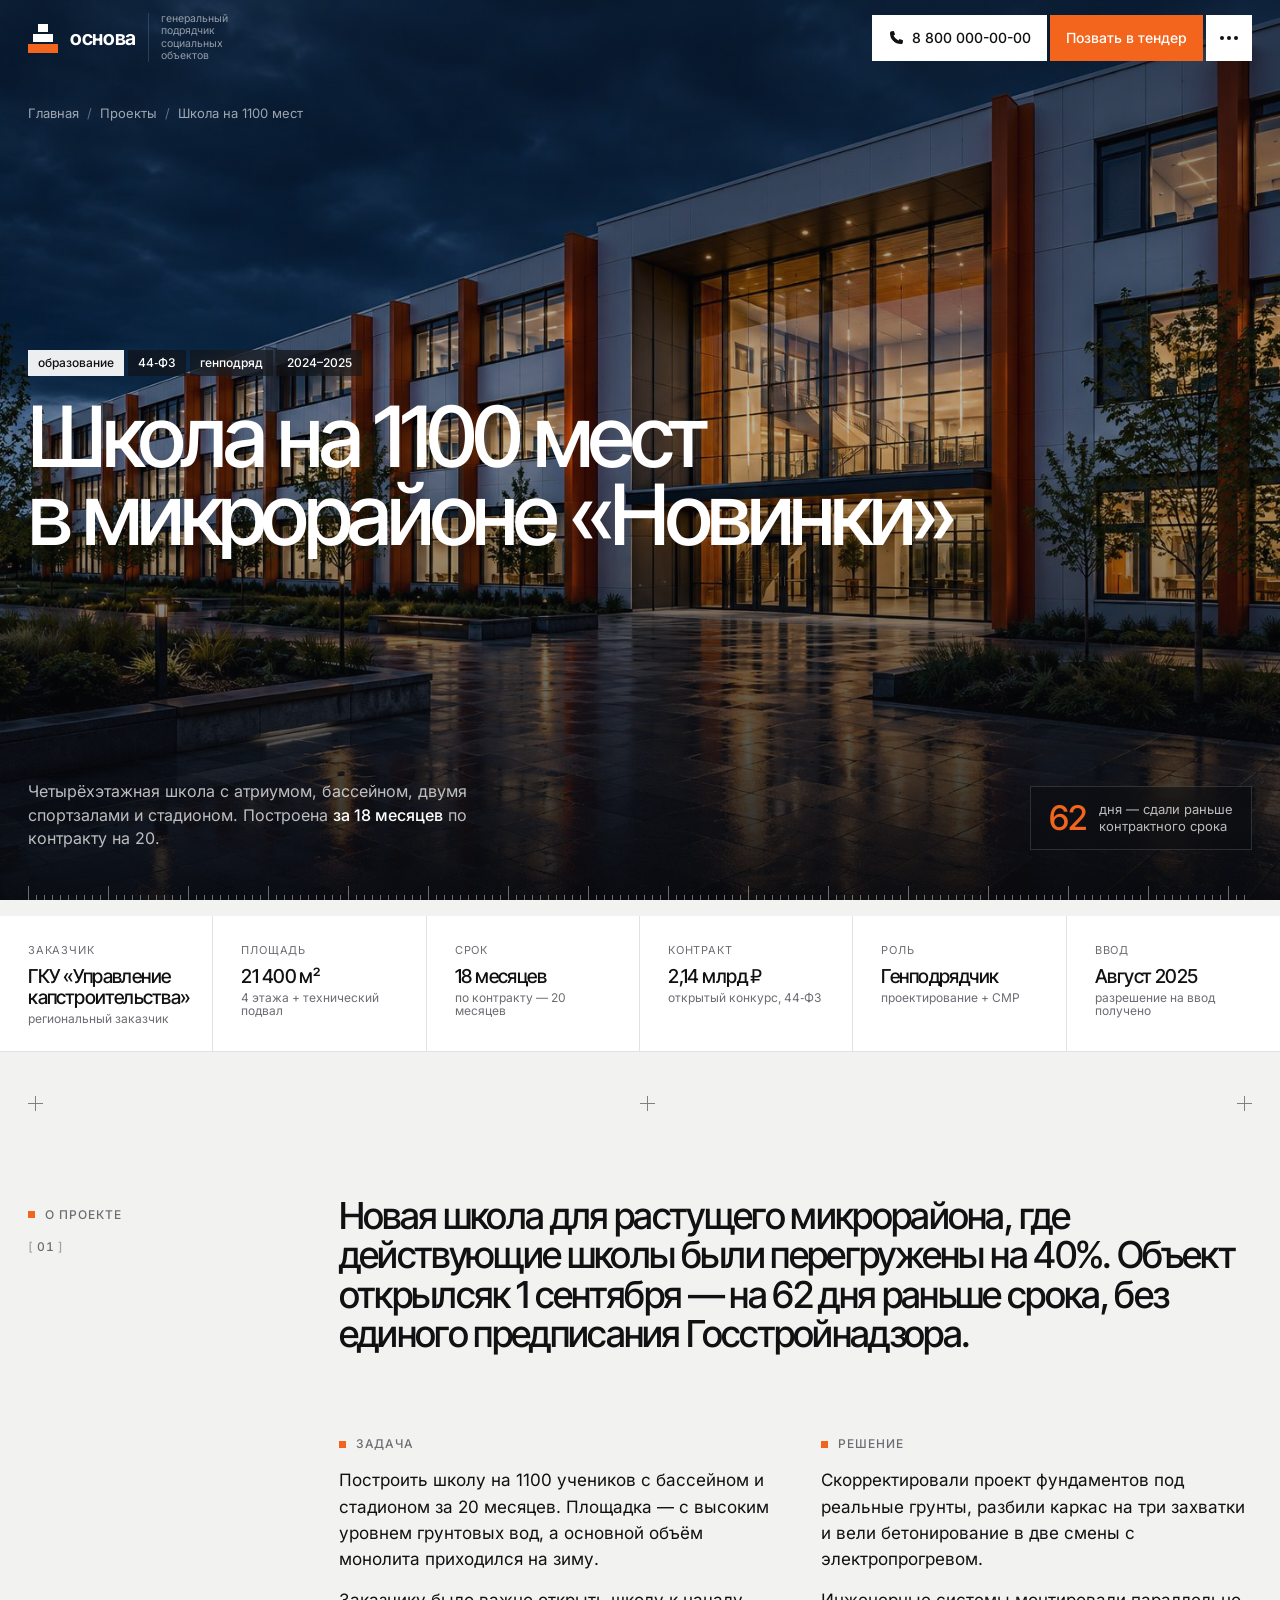
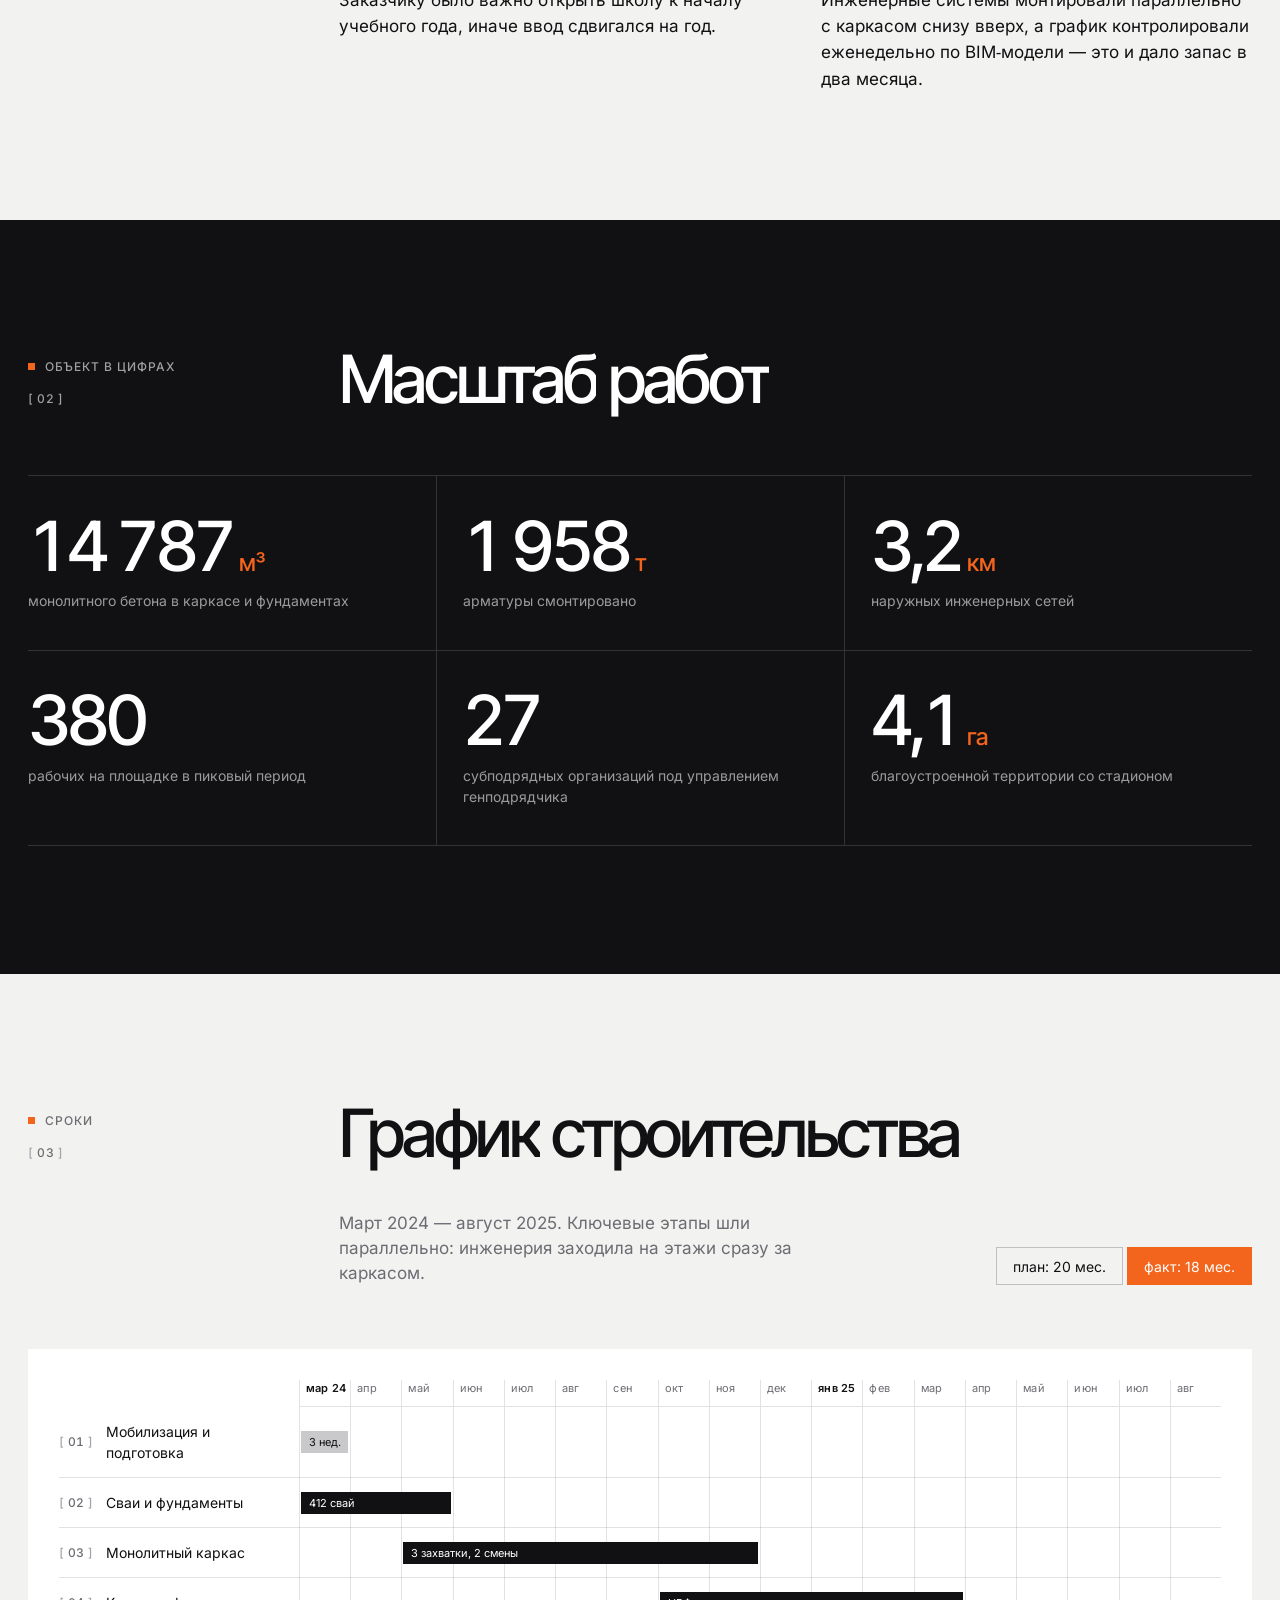
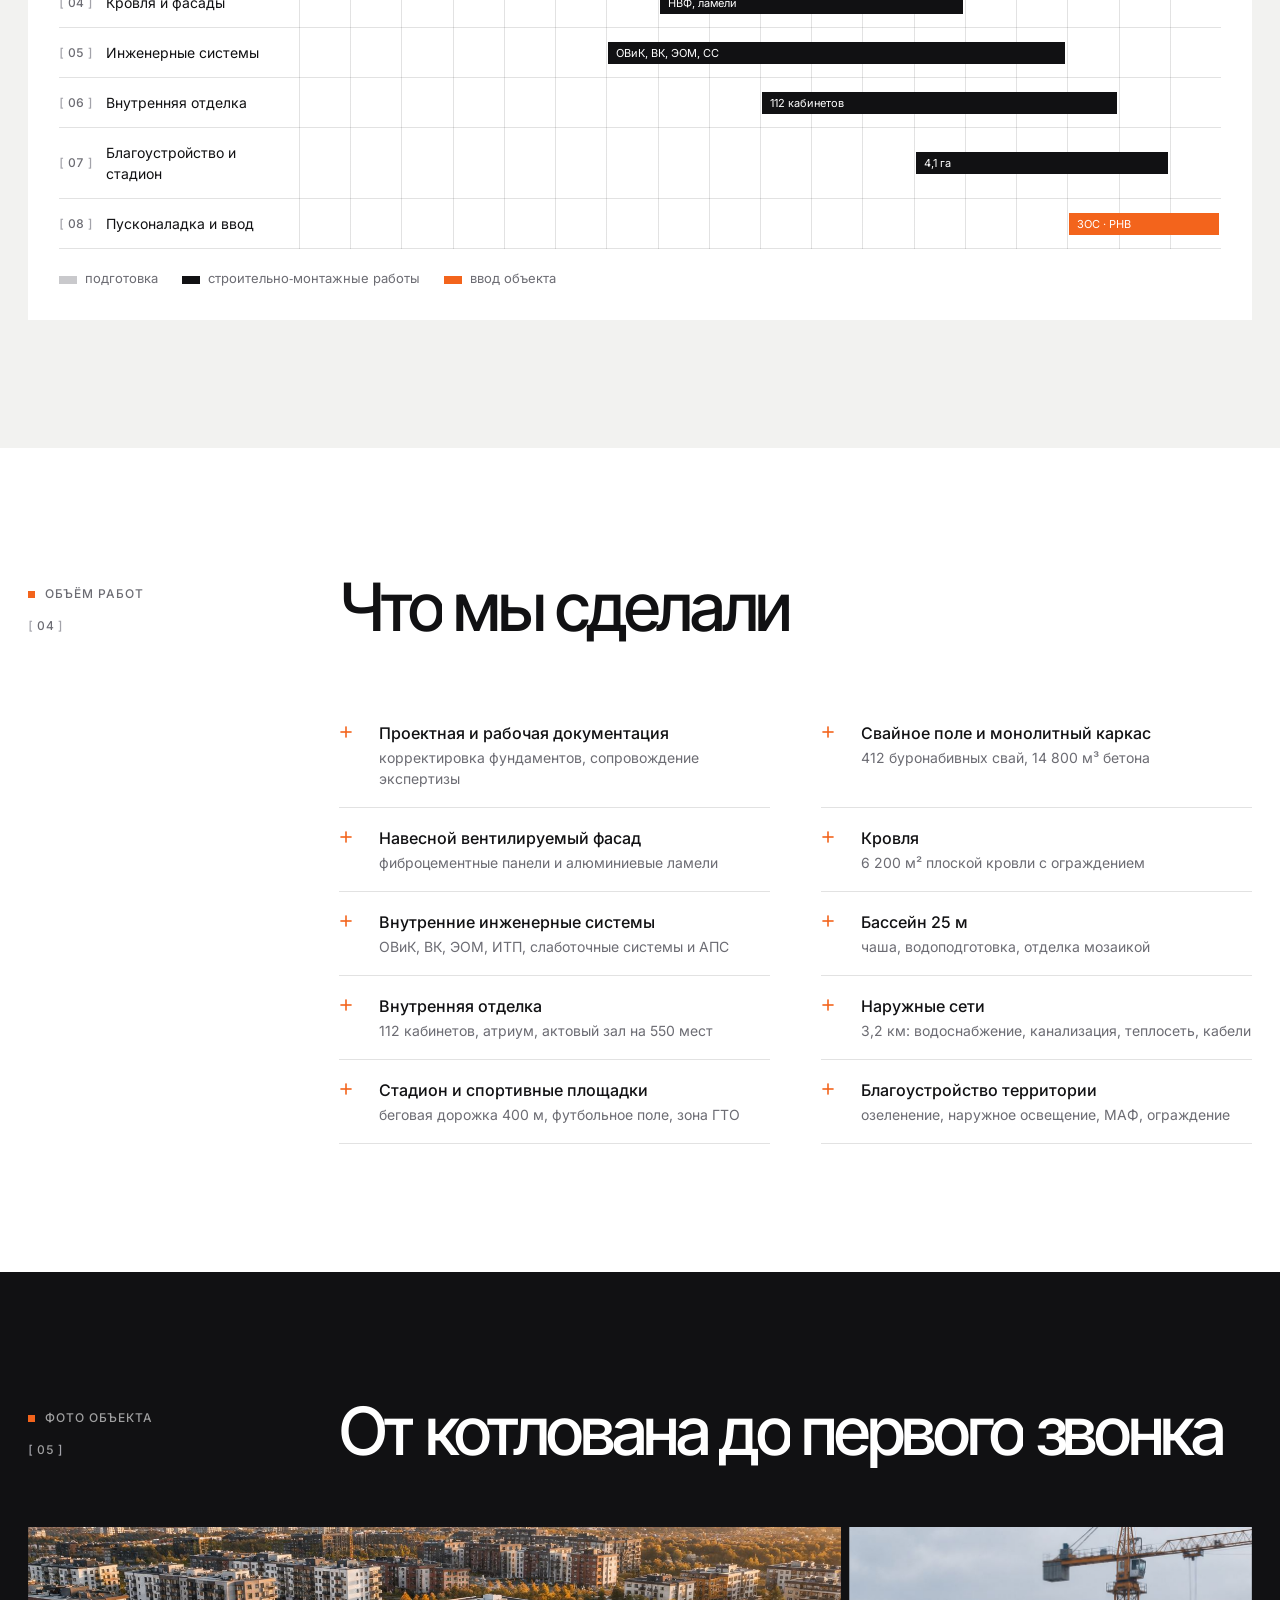
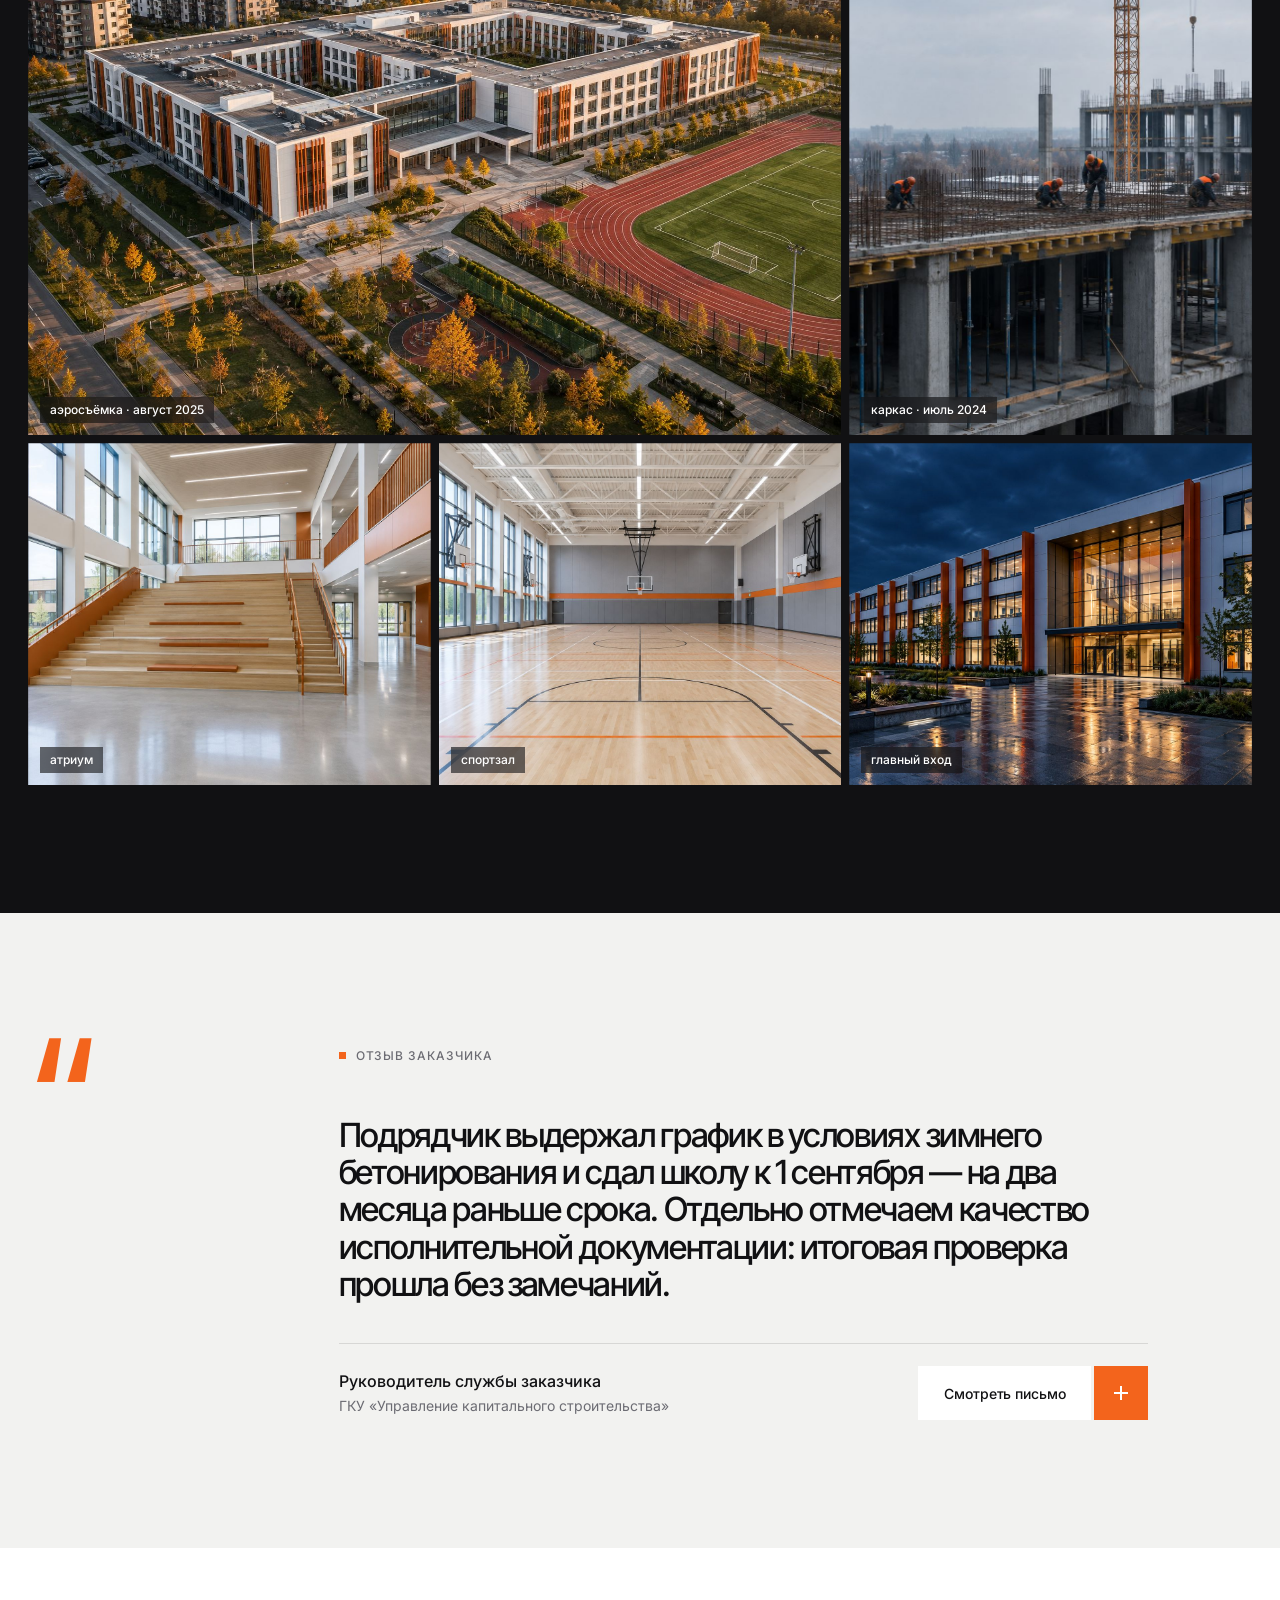
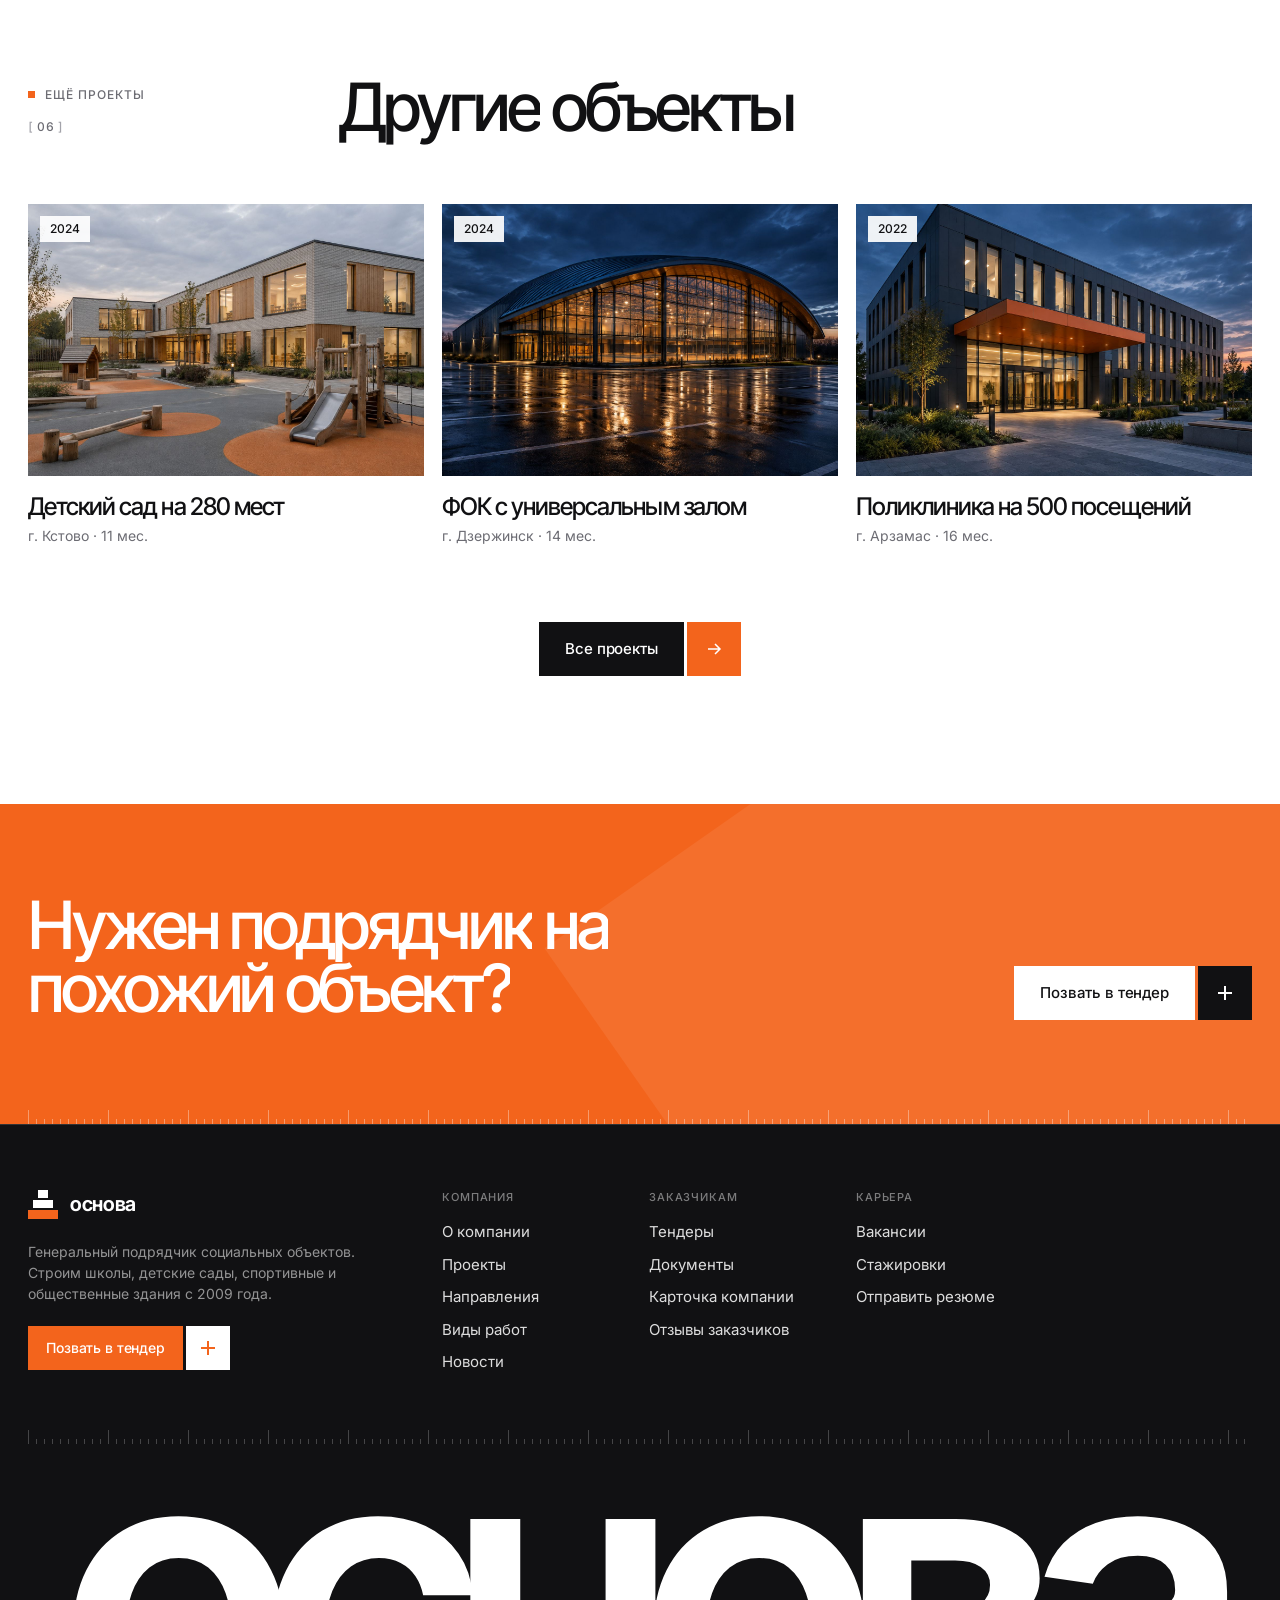
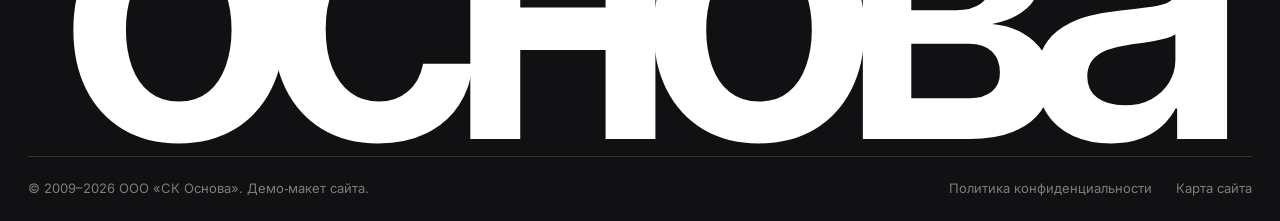
<file: v1/project.html>
<!doctype html>
<html lang="ru" class="no-js">
<head>
  <meta charset="utf-8">
  <meta name="viewport" content="width=device-width, initial-scale=1, viewport-fit=cover">
  <title>Школа на 1100 мест в микрорайоне «Новинки» — проект генподрядчика «Основа»</title>
  <meta name="description" content="Генподряд по 44‑ФЗ: школа на 1100 мест, 21 400 м², построена за 18 месяцев — на 62 дня раньше контрактного срока. Объём работ, график строительства, фото.">
  <meta name="theme-color" content="#111113">
  <link rel="canonical" href="https://example.ru/projects/shkola-1100-novinki/">
  <meta property="og:type" content="article">
  <meta property="og:title" content="Школа на 1100 мест — проект «Основы»">
  <meta property="og:description" content="21 400 м², 18 месяцев, сдана на 62 дня раньше срока.">
  <meta property="og:image" content="assets/img/proj-school.jpg">
  <link rel="icon" href="assets/img/favicon.svg" type="image/svg+xml">
  <link rel="stylesheet" href="assets/css/style.css">
  <script type="application/ld+json">
  {
    "@context": "https://schema.org",
    "@type": "BreadcrumbList",
    "itemListElement": [
      { "@type": "ListItem", "position": 1, "name": "Главная", "item": "https://example.ru/" },
      { "@type": "ListItem", "position": 2, "name": "Проекты", "item": "https://example.ru/projects/" },
      { "@type": "ListItem", "position": 3, "name": "Школа на 1100 мест" }
    ]
  }
  </script>
</head>
<body>

<!-- =================== HEADER =================== -->
<header class="header">
  <div class="container header__in">
    <a href="index.html" class="logo" aria-label="Основа — на главную">
      <svg class="logo__mark" viewBox="0 0 30 30" aria-hidden="true"><rect x="0" y="21" width="30" height="9" fill="#F3641C"/><rect x="5" y="11" width="20" height="8" fill="currentColor"/><rect x="10" y="1" width="10" height="8" fill="currentColor"/></svg>
      <span class="logo__word">основа</span>
      <span class="logo__desc">генеральный подрядчик социальных объектов</span>
    </a>
    <nav class="nav" aria-label="Основное меню">
      <a href="index.html#about">о компании</a>
      <a href="index.html#projects" class="is-current">проекты</a>
      <a href="index.html#directions">направления</a>
      <a href="index.html#tender">заказчикам</a>
      <a href="index.html#careers">карьера</a>
      <a href="index.html#contacts">контакты</a>
    </nav>
    <div class="header__actions">
      <a class="hbtn hbtn--phone" href="tel:+78000000000" aria-label="Позвонить">
        <svg viewBox="0 0 16 16" fill="currentColor" aria-hidden="true"><path d="M3.6 1.2 5.8 1l1.3 3.4-1.6 1.2a8.7 8.7 0 0 0 4.9 4.9l1.2-1.6 3.4 1.3-.2 2.2c-.1.9-.9 1.6-1.8 1.6C6.7 14 2 9.3 2 3c0-.9.7-1.7 1.6-1.8Z"/></svg>
        <span>8 800 000-00-00</span>
      </a>
      <button class="hbtn hbtn--accent hbtn--tender" type="button" data-modal="tender">Позвать в тендер</button>
      <button class="hbtn hbtn--icon" type="button" data-menu-toggle aria-expanded="false" aria-controls="menu" aria-label="Открыть меню"><span class="dots"><i></i><i></i><i></i></span></button>
    </div>
  </div>
</header>

<!-- =================== MENU =================== -->
<div class="menu" id="menu" aria-label="Меню">
  <div class="container menu__in">
    <nav class="menu__nav">
      <a href="index.html#about"><span class="idx">01</span>О компании</a>
      <a href="index.html#projects"><span class="idx">02</span>Проекты</a>
      <a href="index.html#directions"><span class="idx">03</span>Направления</a>
      <a href="index.html#services"><span class="idx">04</span>Виды работ</a>
      <a href="index.html#tender"><span class="idx">05</span>Заказчикам</a>
      <a href="index.html#careers"><span class="idx">06</span>Карьера</a>
      <a href="index.html#contacts"><span class="idx">07</span>Контакты</a>
    </nav>
    <div class="menu__side">
      <p>Тендерный отдел отвечает по документации закупки в течение 24 часов.</p>
      <a class="big" href="tel:+78000000000">8 800 000-00-00</a>
      <a class="big" href="mailto:tender@osnova-stroy.ru">tender@osnova-stroy.ru</a>
      <button class="cta" type="button" data-modal="tender"><span class="cta__label">Позвать в тендер</span><span class="cta__icon"><i class="plus-ico"></i></span></button>
    </div>
  </div>
  <div class="container"><div class="ruler" style="color:#fff"></div></div>
</div>

<main>

<!-- =================== PROJECT HERO =================== -->
<section class="phero" aria-label="Проект">
  <div class="phero__img"><img src="assets/img/proj-school.jpg" width="1536" height="1024" alt="Школа на 1100 мест: фасад с оранжевыми ламелями в сумерках" fetchpriority="high"></div>
  <div class="phero__shade"></div>
  <div class="container phero__in">
    <ol class="crumbs" aria-label="Хлебные крошки">
      <li><a href="index.html">Главная</a></li>
      <li><a href="index.html#projects">Проекты</a></li>
      <li aria-current="page">Школа на 1100 мест</li>
    </ol>
    <div>
      <div class="phero__tags"><span class="tag">образование</span><span class="tag tag--dark">44‑ФЗ</span><span class="tag tag--dark">генподряд</span><span class="tag tag--dark">2024–2025</span></div>
      <h1 class="h1 phero__title">
        <span class="line"><span>Школа на 1100 мест</span></span>
        <span class="line"><span>в микрорайоне «Новинки»</span></span>
      </h1>
    </div>
    <div class="phero__bottom">
      <p class="hero__sub">Четырёхэтажная школа с атриумом, бассейном, двумя спортзалами и стадионом. Построена <b>за 18 месяцев</b> по контракту на 20.</p>
      <div class="phero__badge"><b>62</b><span>дня — сдали раньше<br>контрактного срока</span></div>
    </div>
  </div>
  <div class="container hero__ruler"><div class="ruler"></div></div>
</section>

<!-- =================== SPECS =================== -->
<dl class="specs">
  <div data-reveal style="--d:0s"><dt>Заказчик</dt><dd>ГКУ «Управление капстроительства»<small>региональный заказчик</small></dd></div>
  <div data-reveal style="--d:.05s"><dt>Площадь</dt><dd>21 400 м²<small>4 этажа + технический подвал</small></dd></div>
  <div data-reveal style="--d:.1s"><dt>Срок</dt><dd>18 месяцев<small>по контракту — 20 месяцев</small></dd></div>
  <div data-reveal style="--d:.15s"><dt>Контракт</dt><dd>2,14 млрд ₽<small>открытый конкурс, 44‑ФЗ</small></dd></div>
  <div data-reveal style="--d:.2s"><dt>Роль</dt><dd>Генподрядчик<small>проектирование + СМР</small></dd></div>
  <div data-reveal style="--d:.25s"><dt>Ввод</dt><dd>Август 2025<small>разрешение на ввод получено</small></dd></div>
</dl>

<!-- =================== OVERVIEW =================== -->
<section class="section" aria-labelledby="ov-title">
  <span class="cross" style="left:var(--pad); top:28px"></span>
  <span class="cross" style="left:50%; top:28px"></span>
  <span class="cross" style="right:var(--pad); top:28px"></span>
  <div class="container overview">
    <div class="sec-head__side" style="grid-column:1 / span 3"><span class="kicker" id="ov-title">О проекте</span><span class="idx">01</span></div>
    <p class="overview__lead" data-highlight>Новая школа для растущего микрорайона, где действующие школы были перегружены на 40%. Объект открылся <span class="hl">к 1 сентября — на 62 дня раньше срока</span>, без единого предписания Госстройнадзора.</p>
    <div class="overview__cols">
      <div data-reveal>
        <h3>Задача</h3>
        <p>Построить школу на 1100 учеников с бассейном и стадионом за 20 месяцев. Площадка — с высоким уровнем грунтовых вод, а основной объём монолита приходился на зиму.</p>
        <p>Заказчику было важно открыть школу к началу учебного года, иначе ввод сдвигался на год.</p>
      </div>
      <div data-reveal style="--d:.1s">
        <h3>Решение</h3>
        <p>Скорректировали проект фундаментов под реальные грунты, разбили каркас на три захватки и вели бетонирование в две смены с электропрогревом.</p>
        <p>Инженерные системы монтировали параллельно с каркасом снизу вверх, а график контролировали еженедельно по BIM‑модели — это и дало запас в два месяца.</p>
      </div>
    </div>
  </div>
</section>

<!-- =================== NUMBERS =================== -->
<section class="section section--dark" aria-labelledby="num-title">
  <div class="container">
    <div class="sec-head">
      <div class="sec-head__side"><span class="kicker">Объект в цифрах</span><span class="idx">02</span></div>
      <h2 class="h2 sec-head__title" id="num-title" data-split>Масштаб работ</h2>
    </div>
    <div class="nums">
      <div class="num" data-reveal><div class="num__val"><span data-count="14800">14 800</span><small>м³</small></div><div class="num__label">монолитного бетона в каркасе и фундаментах</div></div>
      <div class="num" data-reveal style="--d:.06s"><div class="num__val"><span data-count="1960">1 960</span><small>т</small></div><div class="num__label">арматуры смонтировано</div></div>
      <div class="num" data-reveal style="--d:.12s"><div class="num__val"><span data-count="3.2" data-dec="1">3,2</span><small>км</small></div><div class="num__label">наружных инженерных сетей</div></div>
      <div class="num" data-reveal><div class="num__val"><span data-count="380">380</span></div><div class="num__label">рабочих на площадке в пиковый период</div></div>
      <div class="num" data-reveal style="--d:.06s"><div class="num__val"><span data-count="27">27</span></div><div class="num__label">субподрядных организаций под управлением генподрядчика</div></div>
      <div class="num" data-reveal style="--d:.12s"><div class="num__val"><span data-count="4.1" data-dec="1">4,1</span><small>га</small></div><div class="num__label">благоустроенной территории со стадионом</div></div>
    </div>
  </div>
</section>

<!-- =================== TIMELINE =================== -->
<section class="section" aria-labelledby="gantt-title">
  <div class="container">
    <div class="sec-head">
      <div class="sec-head__side"><span class="kicker">Сроки</span><span class="idx">03</span></div>
      <h2 class="h2 sec-head__title" id="gantt-title" data-split>График строительства</h2>
      <div class="sec-head__aside">
        <p class="lead" style="max-width:520px">Март 2024 — август 2025. Ключевые этапы шли параллельно: инженерия заходила на этажи сразу за каркасом.</p>
        <div style="display:flex; gap:4px; flex-wrap:wrap"><span class="chip">план: 20 мес.</span><span class="chip is-active" style="background:var(--accent); border-color:var(--accent)">факт: 18 мес.</span></div>
      </div>
    </div>
    <div class="gantt" role="img" aria-label="Диаграмма этапов строительства с марта 2024 по август 2025">
      <div class="gantt__grid">
        <div></div>
        <div class="gantt__months">
          <span class="y">мар 24</span><span>апр</span><span>май</span><span>июн</span><span>июл</span><span>авг</span><span>сен</span><span>окт</span><span>ноя</span><span>дек</span><span class="y">янв 25</span><span>фев</span><span>мар</span><span>апр</span><span>май</span><span>июн</span><span>июл</span><span>авг</span>
        </div>

        <div class="gantt__label"><span class="idx">01</span>Мобилизация и подготовка</div>
        <div class="gantt__track"><span class="gantt__bar gantt__bar--light" style="--s:1; --e:2; --d:0s">3 нед.</span></div>
        <div class="gantt__label"><span class="idx">02</span>Сваи и фундаменты</div>
        <div class="gantt__track"><span class="gantt__bar" style="--s:1; --e:4; --d:.08s">412 свай</span></div>
        <div class="gantt__label"><span class="idx">03</span>Монолитный каркас</div>
        <div class="gantt__track"><span class="gantt__bar" style="--s:3; --e:10; --d:.16s">3 захватки, 2 смены</span></div>
        <div class="gantt__label"><span class="idx">04</span>Кровля и фасады</div>
        <div class="gantt__track"><span class="gantt__bar" style="--s:8; --e:14; --d:.24s">НВФ, ламели</span></div>
        <div class="gantt__label"><span class="idx">05</span>Инженерные системы</div>
        <div class="gantt__track"><span class="gantt__bar" style="--s:7; --e:16; --d:.32s">ОВиК, ВК, ЭОМ, СС</span></div>
        <div class="gantt__label"><span class="idx">06</span>Внутренняя отделка</div>
        <div class="gantt__track"><span class="gantt__bar" style="--s:10; --e:17; --d:.4s">112 кабинетов</span></div>
        <div class="gantt__label"><span class="idx">07</span>Благоустройство и стадион</div>
        <div class="gantt__track"><span class="gantt__bar" style="--s:13; --e:18; --d:.48s">4,1 га</span></div>
        <div class="gantt__label"><span class="idx">08</span>Пусконаладка и ввод</div>
        <div class="gantt__track"><span class="gantt__bar gantt__bar--accent" style="--s:16; --e:19; --d:.56s">ЗОС · РНВ</span></div>
      </div>
      <div class="gantt__legend"><span><i class="l"></i>подготовка</span><span><i></i>строительно‑монтажные работы</span><span><i class="a"></i>ввод объекта</span></div>
    </div>
  </div>
</section>

<!-- =================== SCOPE =================== -->
<section class="section section--white" aria-labelledby="scope-title">
  <div class="container">
    <div class="sec-head">
      <div class="sec-head__side"><span class="kicker">Объём работ</span><span class="idx">04</span></div>
      <h2 class="h2 sec-head__title" id="scope-title" data-split>Что мы сделали</h2>
    </div>
    <div class="scope">
      <ul class="scope__list">
        <li data-reveal><i class="plus-ico"></i><div><b>Проектная и рабочая документация</b><small>корректировка фундаментов, сопровождение экспертизы</small></div></li>
        <li data-reveal style="--d:.05s"><i class="plus-ico"></i><div><b>Свайное поле и монолитный каркас</b><small>412 буронабивных свай, 14 800 м³ бетона</small></div></li>
        <li data-reveal><i class="plus-ico"></i><div><b>Навесной вентилируемый фасад</b><small>фиброцементные панели и алюминиевые ламели</small></div></li>
        <li data-reveal style="--d:.05s"><i class="plus-ico"></i><div><b>Кровля</b><small>6 200 м² плоской кровли с ограждением</small></div></li>
        <li data-reveal><i class="plus-ico"></i><div><b>Внутренние инженерные системы</b><small>ОВиК, ВК, ЭОМ, ИТП, слаботочные системы и АПС</small></div></li>
        <li data-reveal style="--d:.05s"><i class="plus-ico"></i><div><b>Бассейн 25 м</b><small>чаша, водоподготовка, отделка мозаикой</small></div></li>
        <li data-reveal><i class="plus-ico"></i><div><b>Внутренняя отделка</b><small>112 кабинетов, атриум, актовый зал на 550 мест</small></div></li>
        <li data-reveal style="--d:.05s"><i class="plus-ico"></i><div><b>Наружные сети</b><small>3,2 км: водоснабжение, канализация, теплосеть, кабели</small></div></li>
        <li data-reveal><i class="plus-ico"></i><div><b>Стадион и спортивные площадки</b><small>беговая дорожка 400 м, футбольное поле, зона ГТО</small></div></li>
        <li data-reveal style="--d:.05s"><i class="plus-ico"></i><div><b>Благоустройство территории</b><small>озеленение, наружное освещение, МАФ, ограждение</small></div></li>
      </ul>
    </div>
  </div>
</section>

<!-- =================== GALLERY =================== -->
<section class="section section--dark" aria-labelledby="gal-title">
  <div class="container">
    <div class="sec-head">
      <div class="sec-head__side"><span class="kicker">Фото объекта</span><span class="idx">05</span></div>
      <h2 class="h2 sec-head__title" id="gal-title" data-split>От котлована до первого звонка</h2>
    </div>
    <div class="gallery">
      <figure class="gallery__item g1" data-gallery="assets/img/case-aerial.jpg" tabindex="0" data-reveal="clip"><div class="corners"><i></i><i></i><i></i><i></i></div><img src="assets/img/case-aerial.jpg" alt="Аэросъёмка школы и стадиона" loading="lazy"><figcaption class="tag tag--dark">аэросъёмка · август 2025</figcaption></figure>
      <figure class="gallery__item g2" data-gallery="assets/img/case-frame.jpg" tabindex="0" data-reveal="clip" style="--d:.1s"><div class="corners"><i></i><i></i><i></i><i></i></div><img src="assets/img/case-frame.jpg" alt="Монолитный каркас школы в процессе строительства" loading="lazy"><figcaption class="tag tag--dark">каркас · июль 2024</figcaption></figure>
      <figure class="gallery__item g3" data-gallery="assets/img/case-atrium.jpg" tabindex="0" data-reveal="clip"><div class="corners"><i></i><i></i><i></i><i></i></div><img src="assets/img/case-atrium.jpg" alt="Атриум школы с амфитеатром" loading="lazy"><figcaption class="tag tag--dark">атриум</figcaption></figure>
      <figure class="gallery__item g4" data-gallery="assets/img/case-gym.jpg" tabindex="0" data-reveal="clip" style="--d:.08s"><div class="corners"><i></i><i></i><i></i><i></i></div><img src="assets/img/case-gym.jpg" alt="Спортивный зал школы" loading="lazy"><figcaption class="tag tag--dark">спортзал</figcaption></figure>
      <figure class="gallery__item g5" data-gallery="assets/img/proj-school.jpg" tabindex="0" data-reveal="clip" style="--d:.16s"><div class="corners"><i></i><i></i><i></i><i></i></div><img src="assets/img/proj-school.jpg" alt="Главный вход школы" loading="lazy"><figcaption class="tag tag--dark">главный вход</figcaption></figure>
    </div>
  </div>
</section>

<!-- =================== QUOTE =================== -->
<section class="section" aria-labelledby="q-title">
  <div class="container quote">
    <div class="quote__mark" aria-hidden="true">“</div>
    <div class="quote__body">
      <span class="kicker" id="q-title" style="margin-bottom:28px">Отзыв заказчика</span>
      <blockquote class="quote__text" data-reveal style="margin:24px 0 0">Подрядчик выдержал график в условиях зимнего бетонирования и сдал школу к 1 сентября — на два месяца раньше срока. Отдельно отмечаем качество исполнительной документации: итоговая проверка прошла без замечаний.</blockquote>
      <div class="quote__who" data-reveal>
        <div><b>Руководитель службы заказчика</b><span>ГКУ «Управление капитального строительства»</span></div>
        <button class="cta cta--light" type="button" data-demo="Благодарственные письма"><span class="cta__label">Смотреть письмо</span><span class="cta__icon"><i class="plus-ico"></i></span></button>
      </div>
    </div>
  </div>
</section>

<!-- =================== NEXT =================== -->
<section class="section section--white" aria-labelledby="next-title">
  <div class="container">
    <div class="sec-head">
      <div class="sec-head__side"><span class="kicker">Ещё проекты</span><span class="idx">06</span></div>
      <h2 class="h2 sec-head__title" id="next-title" data-split>Другие объекты</h2>
    </div>
    <div class="next">
      <a class="pcard" href="#" data-demo="Проект «Детский сад на 280 мест»" data-reveal>
        <div class="pcard__media"><div class="pcard__tags"><span class="tag">2024</span></div><div class="corners"><i></i><i></i><i></i><i></i></div><img src="assets/img/proj-kindergarten.jpg" alt="Детский сад на 280 мест" loading="lazy"><span class="pcard__go">Смотреть <svg class="arrow-ico" viewBox="0 0 16 16" fill="none" stroke="currentColor" stroke-width="1.5" aria-hidden="true"><path d="M2 8h12M9 3l5 5-5 5"/></svg></span></div>
        <div class="pcard__head"><div><h3 class="pcard__title">Детский сад на 280 мест</h3><p class="pcard__loc">г. Кстово · 11 мес.</p></div></div>
      </a>
      <a class="pcard" href="#" data-demo="Проект «ФОК с универсальным залом»" data-reveal style="--d:.08s">
        <div class="pcard__media"><div class="pcard__tags"><span class="tag">2024</span></div><div class="corners"><i></i><i></i><i></i><i></i></div><img src="assets/img/proj-sport.jpg" alt="ФОК с универсальным игровым залом" loading="lazy"><span class="pcard__go">Смотреть <svg class="arrow-ico" viewBox="0 0 16 16" fill="none" stroke="currentColor" stroke-width="1.5" aria-hidden="true"><path d="M2 8h12M9 3l5 5-5 5"/></svg></span></div>
        <div class="pcard__head"><div><h3 class="pcard__title">ФОК с универсальным залом</h3><p class="pcard__loc">г. Дзержинск · 14 мес.</p></div></div>
      </a>
      <a class="pcard" href="#" data-demo="Проект «Поликлиника на 500 посещений»" data-reveal style="--d:.16s">
        <div class="pcard__media"><div class="pcard__tags"><span class="tag">2022</span></div><div class="corners"><i></i><i></i><i></i><i></i></div><img src="assets/img/proj-clinic.jpg" alt="Поликлиника на 500 посещений в смену" loading="lazy"><span class="pcard__go">Смотреть <svg class="arrow-ico" viewBox="0 0 16 16" fill="none" stroke="currentColor" stroke-width="1.5" aria-hidden="true"><path d="M2 8h12M9 3l5 5-5 5"/></svg></span></div>
        <div class="pcard__head"><div><h3 class="pcard__title">Поликлиника на 500 посещений</h3><p class="pcard__loc">г. Арзамас · 16 мес.</p></div></div>
      </a>
    </div>
    <div class="projects__more" data-reveal>
      <a class="cta cta--dark" href="index.html#projects"><span class="cta__label">Все проекты</span><span class="cta__icon"><svg class="arrow-ico" viewBox="0 0 16 16" fill="none" stroke="currentColor" stroke-width="1.5" aria-hidden="true"><path d="M2 8h12M9 3l5 5-5 5"/></svg></span></a>
    </div>
  </div>
</section>

<!-- =================== CTA BAND =================== -->
<section class="cta-band" aria-labelledby="band-title">
  <div class="container cta-band__in">
    <h2 class="h2" id="band-title" data-split>Нужен подрядчик на похожий объект?</h2>
    <button class="cta" type="button" data-modal="tender" data-reveal><span class="cta__label">Позвать в тендер</span><span class="cta__icon"><i class="plus-ico"></i></span></button>
  </div>
  <div class="container" style="position:relative"><div class="ruler" style="position:static"></div></div>
</section>

</main>

<!-- Lightbox -->
<div class="lightbox" role="dialog" aria-modal="true" aria-label="Просмотр фото">
  <button class="modal__close lightbox__close" type="button" aria-label="Закрыть"><i class="plus-ico"></i></button>
  <button class="lightbox__nav lightbox__nav--prev" type="button" aria-label="Предыдущее фото"><svg width="18" height="18" viewBox="0 0 16 16" fill="none" stroke="currentColor" stroke-width="1.5"><path d="M14 8H2M7 3 2 8l5 5"/></svg></button>
  <img src="assets/img/case-aerial.jpg" alt="">
  <button class="lightbox__nav lightbox__nav--next" type="button" aria-label="Следующее фото"><svg width="18" height="18" viewBox="0 0 16 16" fill="none" stroke="currentColor" stroke-width="1.5"><path d="M2 8h12M9 3l5 5-5 5"/></svg></button>
  <div class="lightbox__count">01 / 05</div>
</div>


<!-- =================== FOOTER =================== -->
<footer class="footer">
  <div class="container">
    <div class="footer__top">
      <div class="footer__about">
        <a href="index.html" class="logo" aria-label="Основа — на главную">
          <svg class="logo__mark" viewBox="0 0 30 30" aria-hidden="true"><rect x="0" y="21" width="30" height="9" fill="#F3641C"/><rect x="5" y="11" width="20" height="8" fill="currentColor"/><rect x="10" y="1" width="10" height="8" fill="currentColor"/></svg>
          <span class="logo__word">основа</span>
        </a>
        <p>Генеральный подрядчик социальных объектов. Строим школы, детские сады, спортивные и общественные здания с 2009 года.</p>
        <button class="cta cta--sm" type="button" data-modal="tender" style="justify-self:start"><span class="cta__label">Позвать в тендер</span><span class="cta__icon"><i class="plus-ico"></i></span></button>
      </div>
      <div class="fcol">
        <h4>Компания</h4>
        <a href="index.html#about">О компании</a><a href="index.html#projects">Проекты</a><a href="index.html#directions">Направления</a><a href="index.html#services">Виды работ</a><a href="#" data-demo="Новости">Новости</a>
      </div>
      <div class="fcol">
        <h4>Заказчикам</h4>
        <a href="index.html#tender">Тендеры</a><a href="#" data-demo="Документы и допуски">Документы</a><a href="#" data-demo="Карточка компании (PDF)">Карточка компании</a><a href="#" data-demo="Благодарственные письма">Отзывы заказчиков</a>
      </div>
      <div class="fcol">
        <h4>Карьера</h4>
        <a href="index.html#careers">Вакансии</a><a href="#" data-demo="Стажировки для студентов">Стажировки</a><a href="#" data-modal="apply">Отправить резюме</a>
      </div>
    </div>
    <div class="ruler"></div>
  </div>
  <div class="footer__word" aria-hidden="true"><span data-reveal>основа</span></div>
  <div class="container">
    <div class="footer__bar">
      <span>© 2009–<span data-year>2026</span> ООО «СК Основа». Демо‑макет сайта.</span>
      <span style="display:flex; gap:24px; flex-wrap:wrap"><a href="#" data-demo="Политика конфиденциальности">Политика конфиденциальности</a><a href="#" data-demo="Карта сайта">Карта сайта</a></span>
    </div>
  </div>
</footer>

<!-- Mobile sticky CTA -->
<div class="fab"><button class="cta" type="button" data-modal="tender"><span class="cta__label">Позвать в тендер</span><span class="cta__icon"><i class="plus-ico"></i></span></button></div>

<!-- =================== MODAL: TENDER =================== -->
<div class="modal" id="modal-tender" role="dialog" aria-modal="true" aria-labelledby="mt-title" aria-hidden="true">
  <div class="modal__overlay" data-close></div>
  <div class="modal__panel form-wrap">
    <div class="modal__top"><span class="kicker">Приглашение к участию</span><button class="modal__close" type="button" data-close aria-label="Закрыть"><i class="plus-ico"></i></button></div>
    <form class="form" data-form>
      <div class="form__head"><h2 class="form__title" id="mt-title">Позвать в тендер</h2><p class="form__sub">Тендерный отдел изучит закупку и ответит в течение 24 часов.</p></div>
      <div class="form__row">
        <div class="field"><label for="t-org">Организация‑заказчик <b>*</b></label><input class="input" id="t-org" name="org" required autocomplete="organization"><span class="field__err">Укажите организацию</span></div>
        <div class="field"><label for="t-inn">ИНН</label><input class="input" id="t-inn" name="inn" inputmode="numeric" maxlength="12"></div>
      </div>
      <div class="form__row">
        <div class="field"><label for="t-name">Контактное лицо <b>*</b></label><input class="input" id="t-name" name="name" required autocomplete="name"><span class="field__err">Укажите имя</span></div>
        <div class="field"><label for="t-phone">Телефон <b>*</b></label><input class="input" id="t-phone" name="phone" type="tel" required placeholder="+7 (___) ___-__-__"><span class="field__err">Проверьте номер</span></div>
      </div>
      <div class="field"><label for="t-mail">Email <b>*</b></label><input class="input" id="t-mail" name="email" type="email" required autocomplete="email"><span class="field__err">Проверьте email</span></div>
      <div class="field"><label for="t-link">Номер извещения или ссылка на ЕИС</label><input class="input" id="t-link" name="link" placeholder="0332300000000000000 или https://zakupki.gov.ru/…"></div>
      <div class="field"><span class="field__label">Тип объекта</span>
        <div class="radios">
          <input type="radio" name="type" id="ty1" value="Образование" checked><label for="ty1">образование</label>
          <input type="radio" name="type" id="ty2" value="Спорт"><label for="ty2">спорт</label>
          <input type="radio" name="type" id="ty3" value="Благоустройство"><label for="ty3">благоустройство</label>
          <input type="radio" name="type" id="ty4" value="Здравоохранение"><label for="ty4">здравоохранение</label>
          <input type="radio" name="type" id="ty5" value="Другое"><label for="ty5">другое</label>
        </div>
      </div>
      <div class="form__row">
        <div class="field"><label for="t-nmck">НМЦК</label>
          <select class="select" id="t-nmck" name="nmck"><option value="">Не указана</option><option>до 100 млн ₽</option><option>100–500 млн ₽</option><option>500 млн – 1 млрд ₽</option><option>более 1 млрд ₽</option></select>
        </div>
        <div class="field"><label for="t-date">Окончание подачи заявок</label><input class="input" id="t-date" name="deadline" type="date"></div>
      </div>
      <label class="file"><input type="file" name="docs" multiple><span class="file__ico"><svg width="16" height="16" viewBox="0 0 16 16" fill="none" stroke="currentColor" stroke-width="1.5"><path d="M8 11V2M4 6l4-4 4 4M2 14h12"/></svg></span><span class="file__txt"><span data-file-name>Прикрепить документацию</span><small>PDF, DOCX, ZIP — до 50 МБ</small></span></label>
      <div class="field"><label for="t-msg">Комментарий</label><textarea class="textarea" id="t-msg" name="msg" placeholder="Сроки, особенности объекта, контактное время"></textarea></div>
      <label class="check"><input type="checkbox" name="agree" required><span class="check__box"><svg viewBox="0 0 12 12" fill="none" stroke="currentColor" stroke-width="2"><path d="M2 6.5 4.8 9 10 3"/></svg></span><span>Согласен на обработку персональных данных и с <a href="#" data-demo="Политика конфиденциальности">политикой конфиденциальности</a></span></label>
      <button class="cta cta--block form__submit" type="submit"><span class="cta__label">Отправить приглашение</span><span class="cta__icon"><svg class="arrow-ico" viewBox="0 0 16 16" fill="none" stroke="currentColor" stroke-width="1.5" aria-hidden="true"><path d="M2 8h12M9 3l5 5-5 5"/></svg></span></button>
      <p class="form__note">Или напишите напрямую: <a href="mailto:tender@osnova-stroy.ru" style="color:var(--ink)">tender@osnova-stroy.ru</a></p>
    </form>
    <div class="success" role="status">
      <span class="success__ico"><svg viewBox="0 0 24 24" fill="none" stroke="currentColor" stroke-width="2"><path d="M4 12.5 9.5 18 20 6"/></svg></span>
      <h2 class="form__title">Приглашение получено</h2>
      <p>Тендерный отдел изучит документацию и свяжется с вами в течение 24 часов. Это демо‑макет — данные никуда не отправляются.</p>
      <button class="cta cta--dark" type="button" data-close style="justify-self:start"><span class="cta__label">Закрыть</span><span class="cta__icon"><i class="plus-ico" style="transform:rotate(45deg)"></i></span></button>
    </div>
  </div>
</div>

<!-- =================== MODAL: APPLY =================== -->
<div class="modal" id="modal-apply" role="dialog" aria-modal="true" aria-labelledby="ma-title" aria-hidden="true">
  <div class="modal__overlay" data-close></div>
  <div class="modal__panel form-wrap">
    <div class="modal__top"><span class="kicker">Карьера в «Основе»</span><button class="modal__close" type="button" data-close aria-label="Закрыть"><i class="plus-ico"></i></button></div>
    <form class="form" data-form>
      <div class="form__head"><h2 class="form__title" id="ma-title">Отклик на вакансию</h2><p class="form__sub">HR‑отдел ответит в течение двух рабочих дней.</p></div>
      <div class="field"><label for="a-vac">Вакансия</label>
        <select class="select" id="a-vac" name="vacancy"><option value="">Без конкретной вакансии</option><option>Руководитель проекта</option><option>Начальник участка / прораб</option><option>Инженер ПТО</option><option>Инженер-сметчик</option><option>Геодезист</option></select>
      </div>
      <div class="field"><label for="a-name">ФИО <b>*</b></label><input class="input" id="a-name" name="name" required autocomplete="name"><span class="field__err">Укажите ФИО</span></div>
      <div class="form__row">
        <div class="field"><label for="a-phone">Телефон <b>*</b></label><input class="input" id="a-phone" name="phone" type="tel" required placeholder="+7 (___) ___-__-__"><span class="field__err">Проверьте номер</span></div>
        <div class="field"><label for="a-mail">Email</label><input class="input" id="a-mail" name="email" type="email" autocomplete="email"></div>
      </div>
      <div class="field"><label for="a-link">Ссылка на резюме</label><input class="input" id="a-link" name="link" placeholder="hh.ru, rabota.ru или облако"></div>
      <label class="file"><input type="file" name="cv"><span class="file__ico"><svg width="16" height="16" viewBox="0 0 16 16" fill="none" stroke="currentColor" stroke-width="1.5"><path d="M8 11V2M4 6l4-4 4 4M2 14h12"/></svg></span><span class="file__txt"><span data-file-name>Прикрепить резюме</span><small>PDF или DOCX — до 10 МБ</small></span></label>
      <div class="field"><label for="a-msg">О себе</label><textarea class="textarea" id="a-msg" name="msg" placeholder="Опыт, объекты, удобный формат работы"></textarea></div>
      <label class="check"><input type="checkbox" name="agree" required><span class="check__box"><svg viewBox="0 0 12 12" fill="none" stroke="currentColor" stroke-width="2"><path d="M2 6.5 4.8 9 10 3"/></svg></span><span>Согласен на обработку персональных данных</span></label>
      <button class="cta cta--block form__submit" type="submit"><span class="cta__label">Отправить отклик</span><span class="cta__icon"><svg class="arrow-ico" viewBox="0 0 16 16" fill="none" stroke="currentColor" stroke-width="1.5" aria-hidden="true"><path d="M2 8h12M9 3l5 5-5 5"/></svg></span></button>
    </form>
    <div class="success" role="status">
      <span class="success__ico"><svg viewBox="0 0 24 24" fill="none" stroke="currentColor" stroke-width="2"><path d="M4 12.5 9.5 18 20 6"/></svg></span>
      <h2 class="form__title">Отклик отправлен</h2>
      <p>Спасибо! HR‑отдел свяжется с вами в течение двух рабочих дней. Это демо‑макет — данные никуда не отправляются.</p>
      <button class="cta cta--dark" type="button" data-close style="justify-self:start"><span class="cta__label">Закрыть</span><span class="cta__icon"><i class="plus-ico" style="transform:rotate(45deg)"></i></span></button>
    </div>
  </div>
</div>

<!-- =================== MODAL: DEMO =================== -->
<div class="modal modal--center" id="modal-demo" role="dialog" aria-modal="true" aria-labelledby="md-title" aria-hidden="true">
  <div class="modal__overlay" data-close></div>
  <div class="modal__panel demo">
    <div class="modal__top"><span class="demo__ico"><span class="cross"></span></span><button class="modal__close" type="button" data-close aria-label="Закрыть" style="background:var(--ink-3)"><i class="plus-ico"></i></button></div>
    <h2 class="demo__title" id="md-title">Раздел в разработке</h2>
    <p class="demo__text">Этого раздела нет в демо‑макете. Он будет сделан в процессе работы над сайтом.</p>
    <div class="demo__actions">
      <button class="cta" type="button" data-close><span class="cta__label">Понятно</span><span class="cta__icon"><i class="plus-ico" style="transform:rotate(45deg)"></i></span></button>
      <a class="cta cta--glass" href="project.html"><span class="cta__label">Открыть пример проекта</span><span class="cta__icon"><svg class="arrow-ico" viewBox="0 0 16 16" fill="none" stroke="currentColor" stroke-width="1.5" aria-hidden="true"><path d="M2 8h12M9 3l5 5-5 5"/></svg></span></a>
    </div>
    <div class="ruler"></div>
  </div>
</div>

<script src="assets/js/lenis.min.js"></script>
<script src="assets/js/main.js"></script>
</body>
</html>
</file>
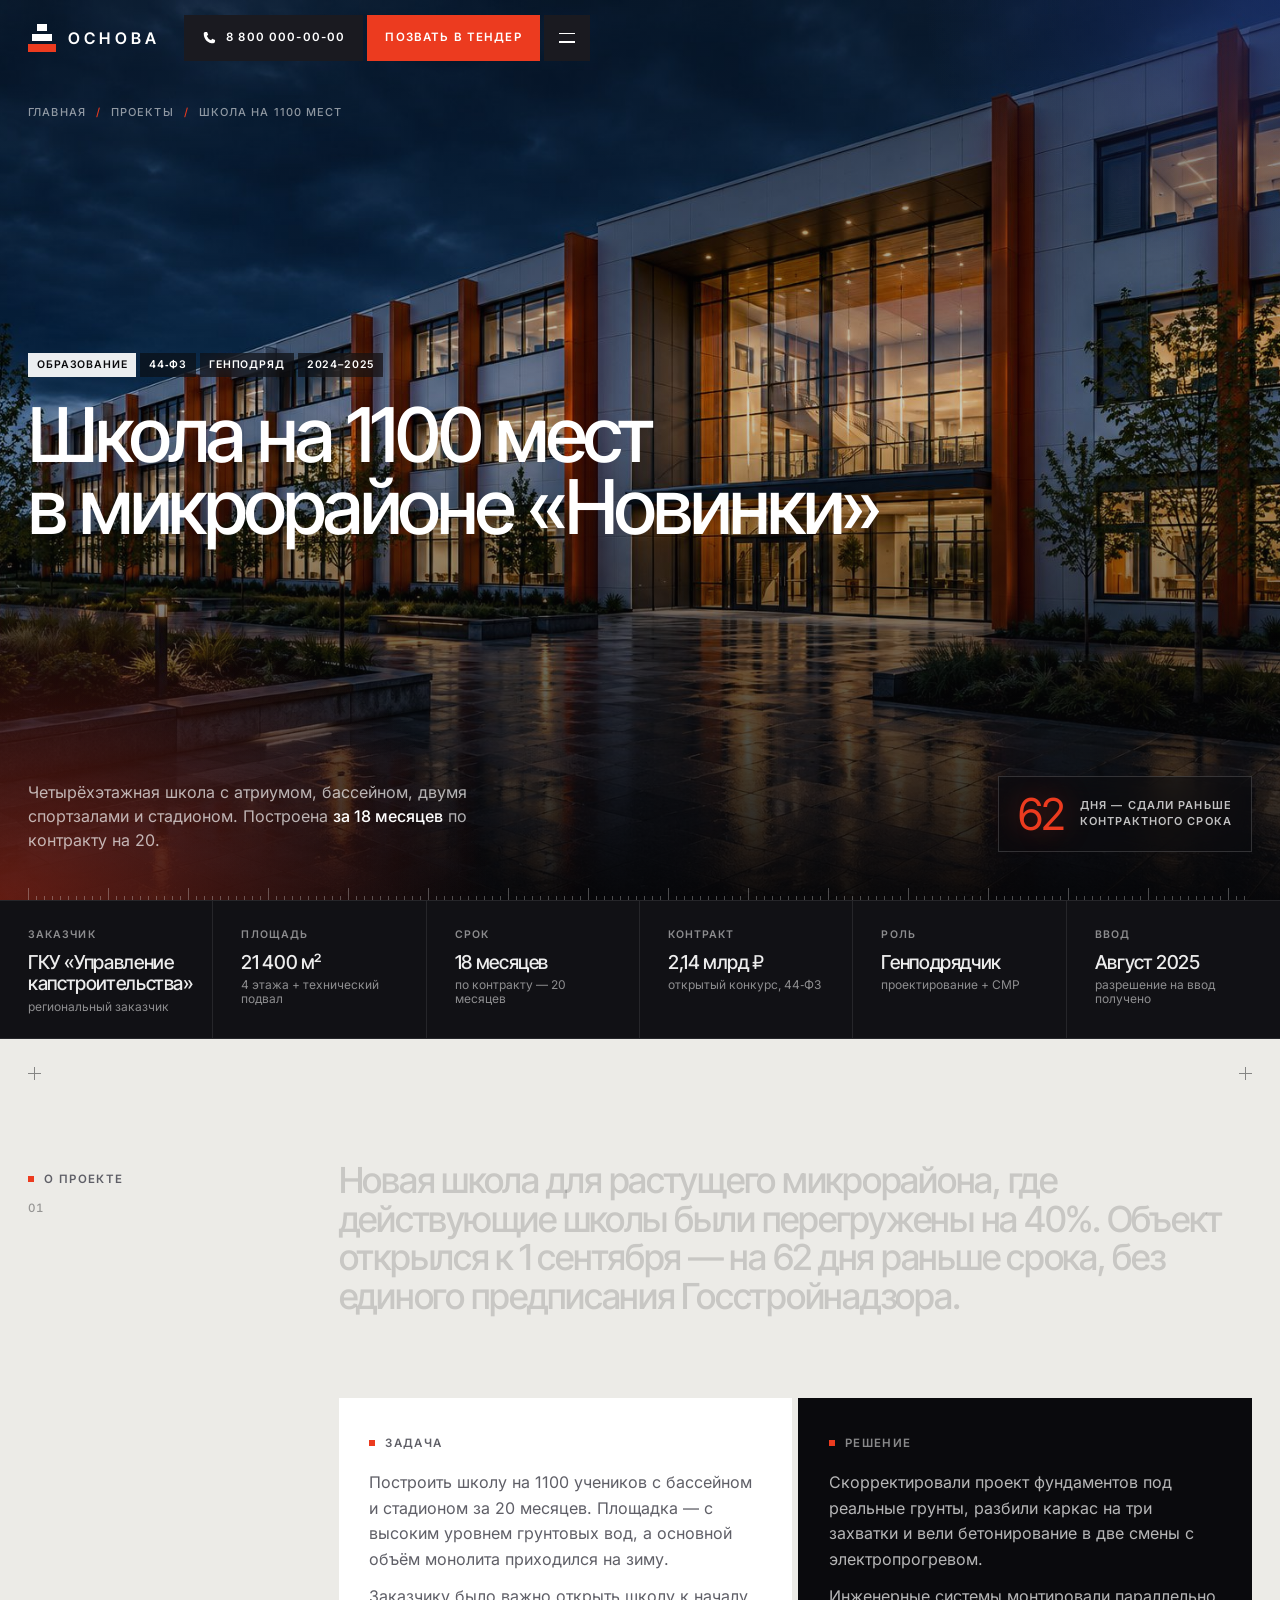
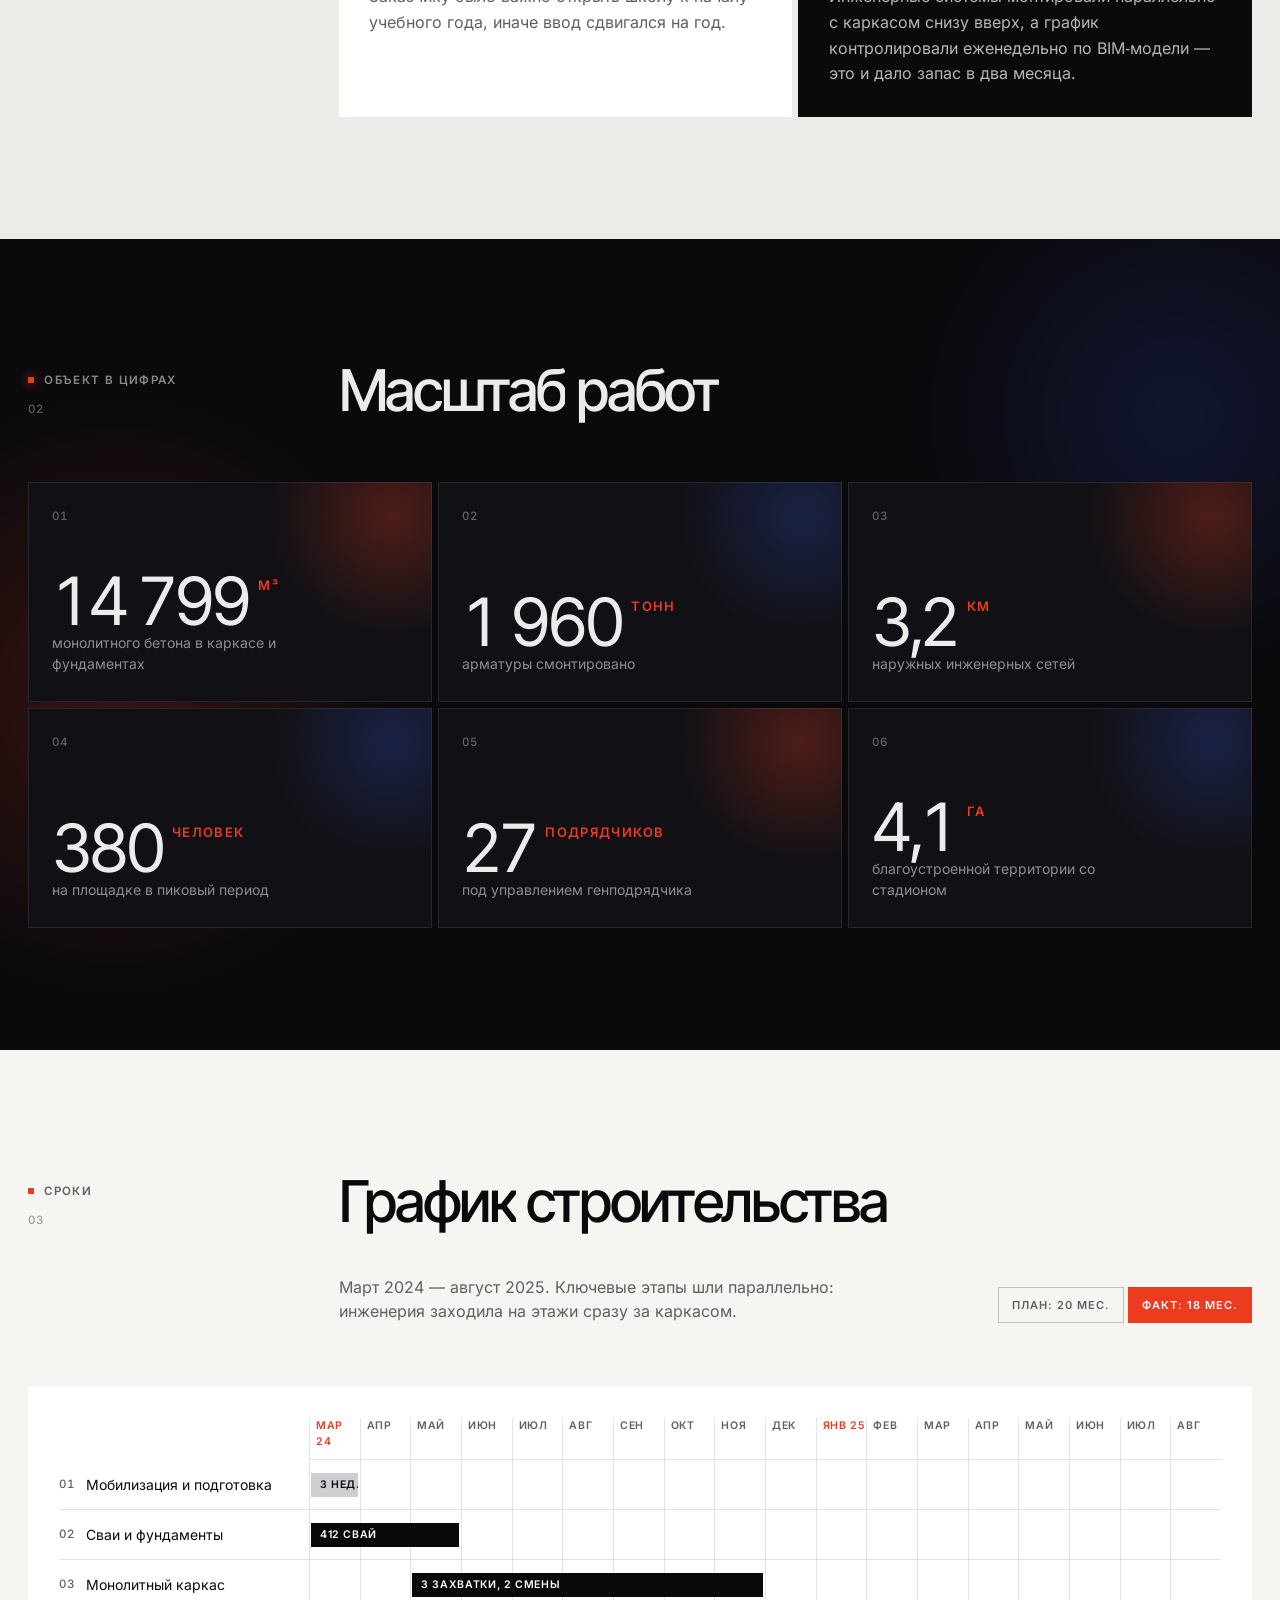
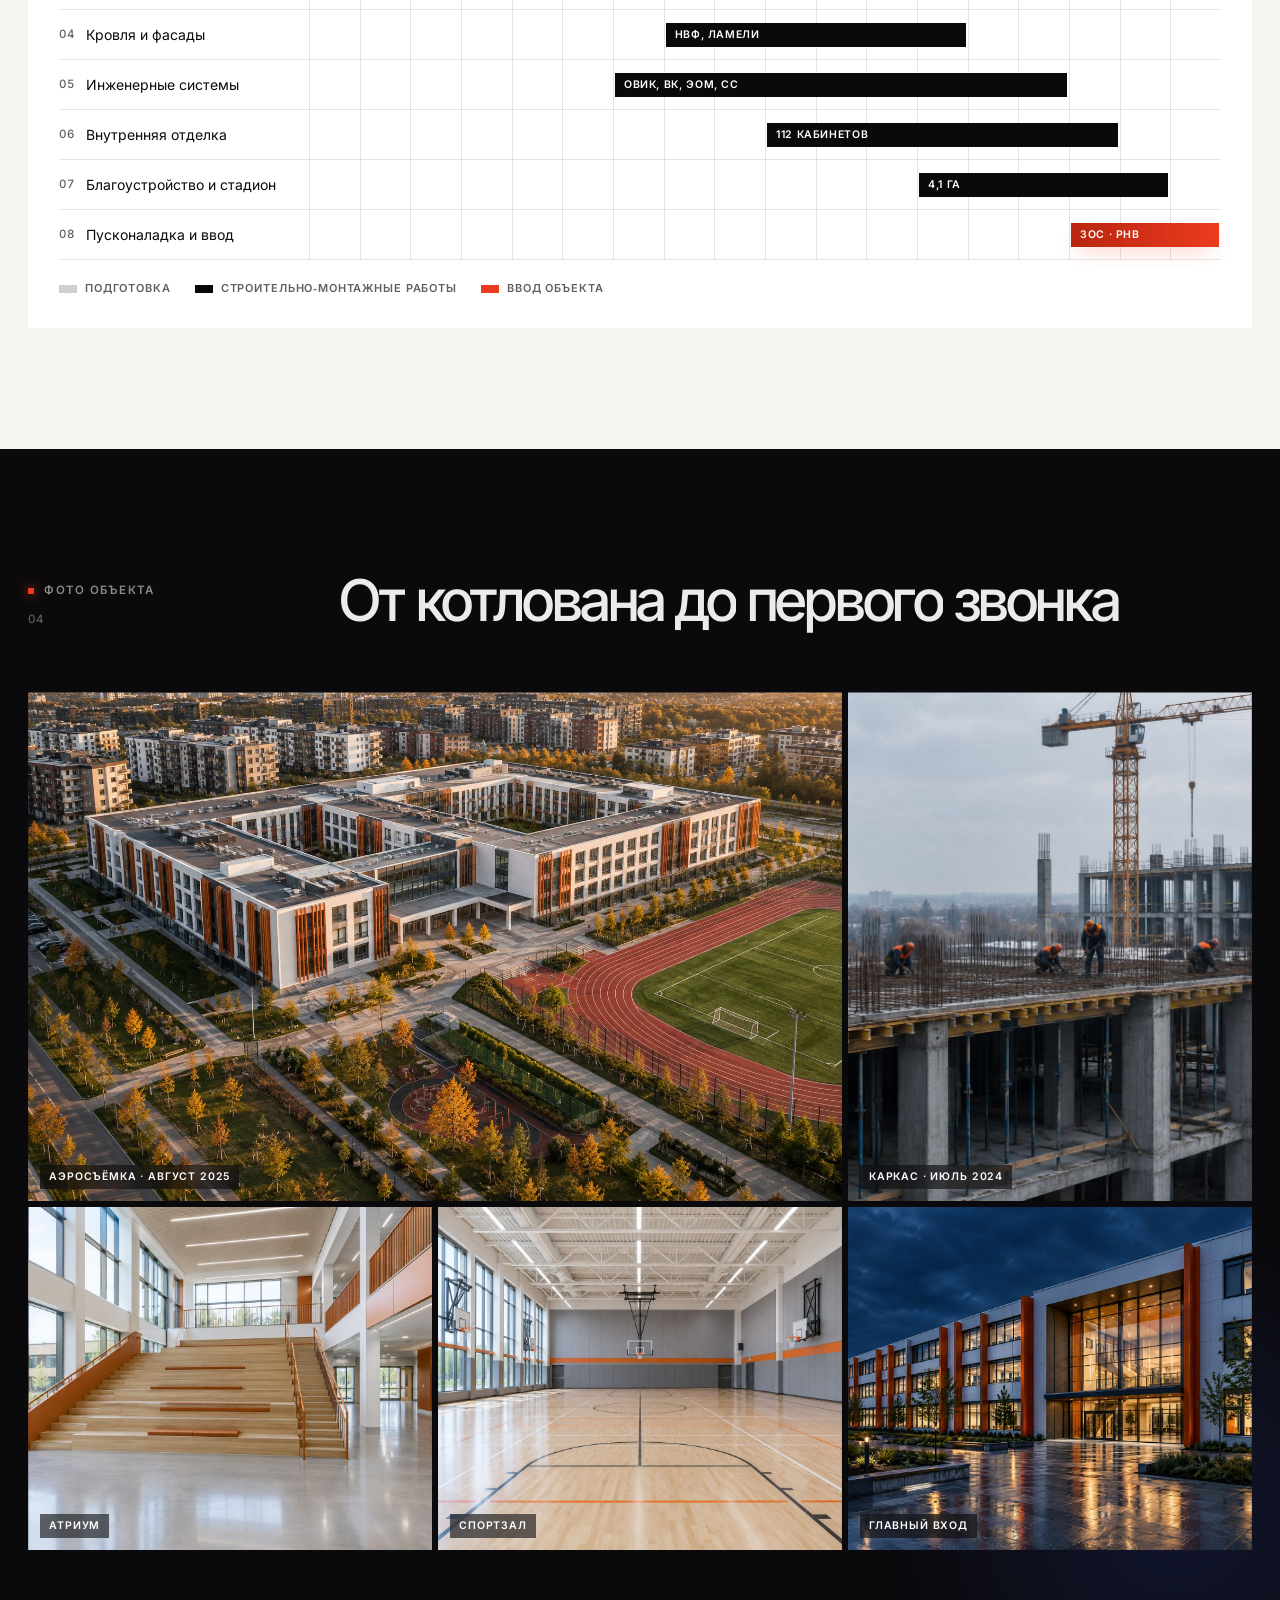
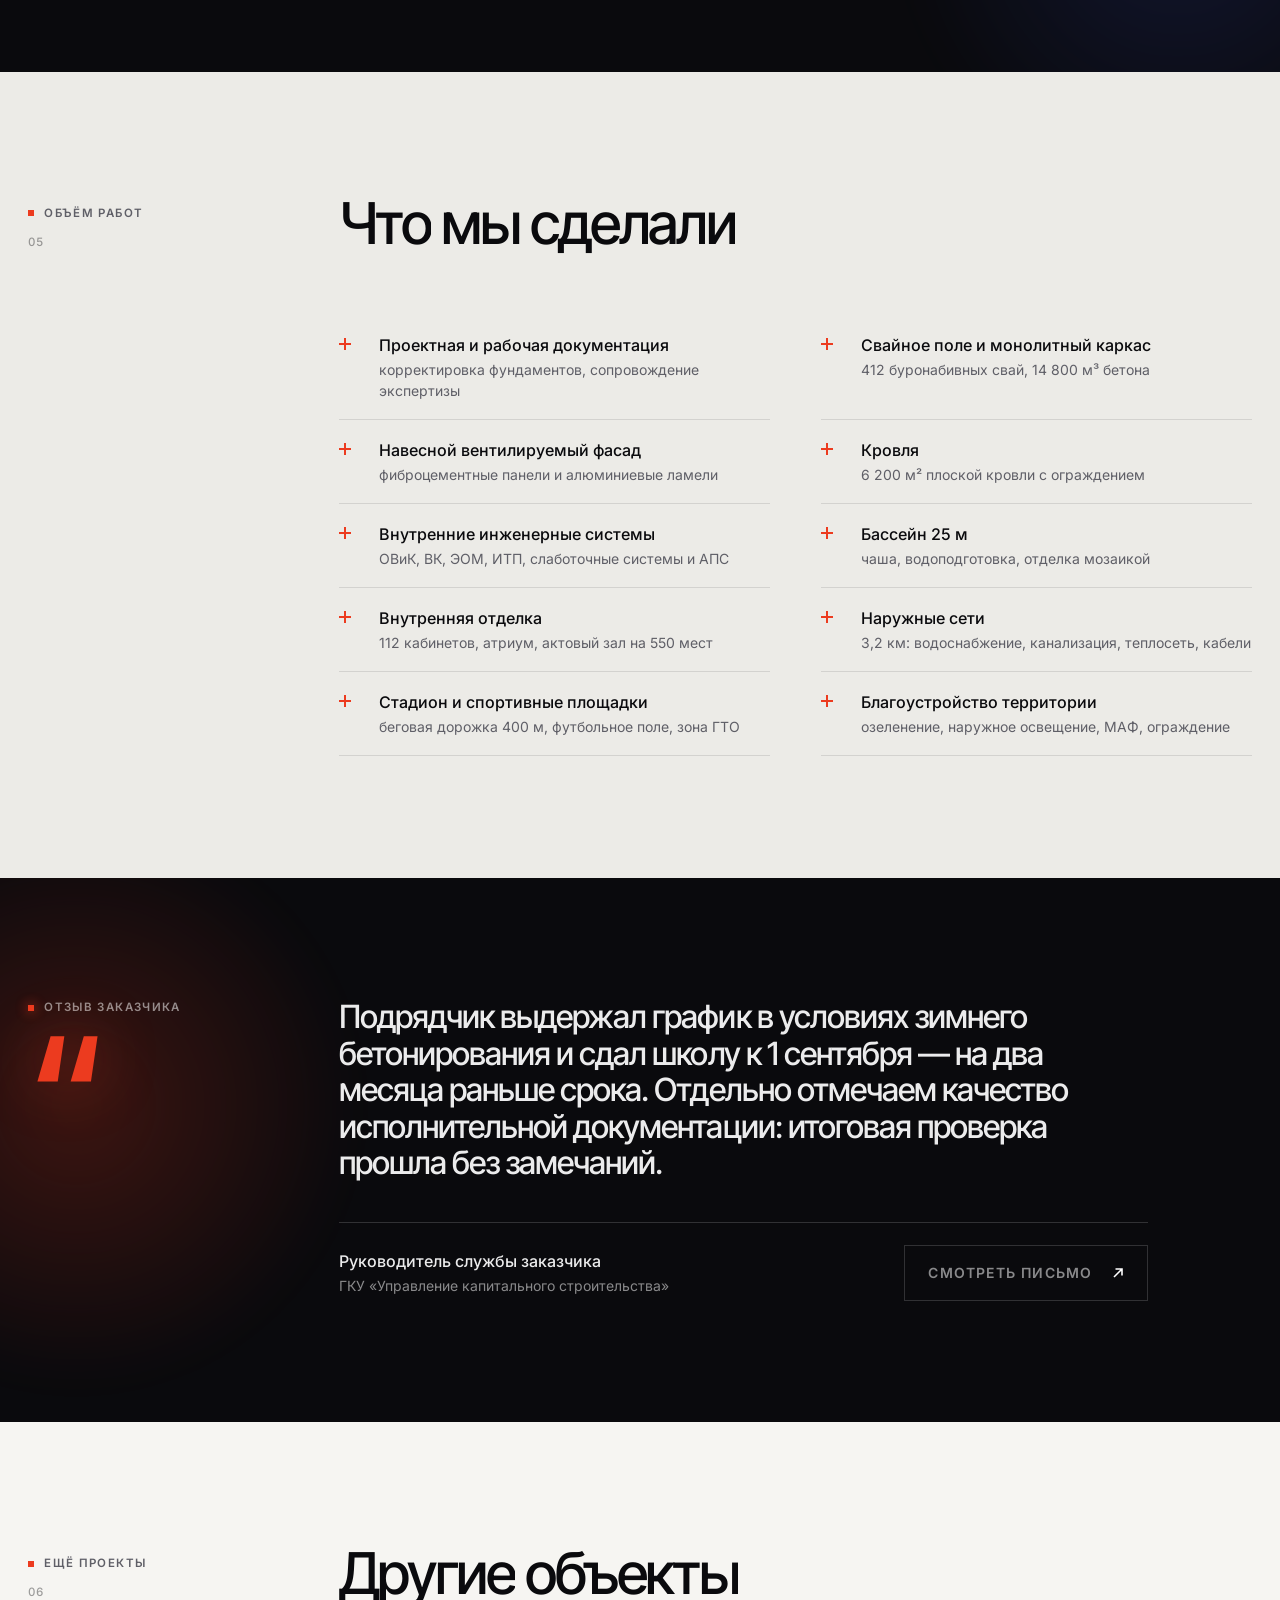
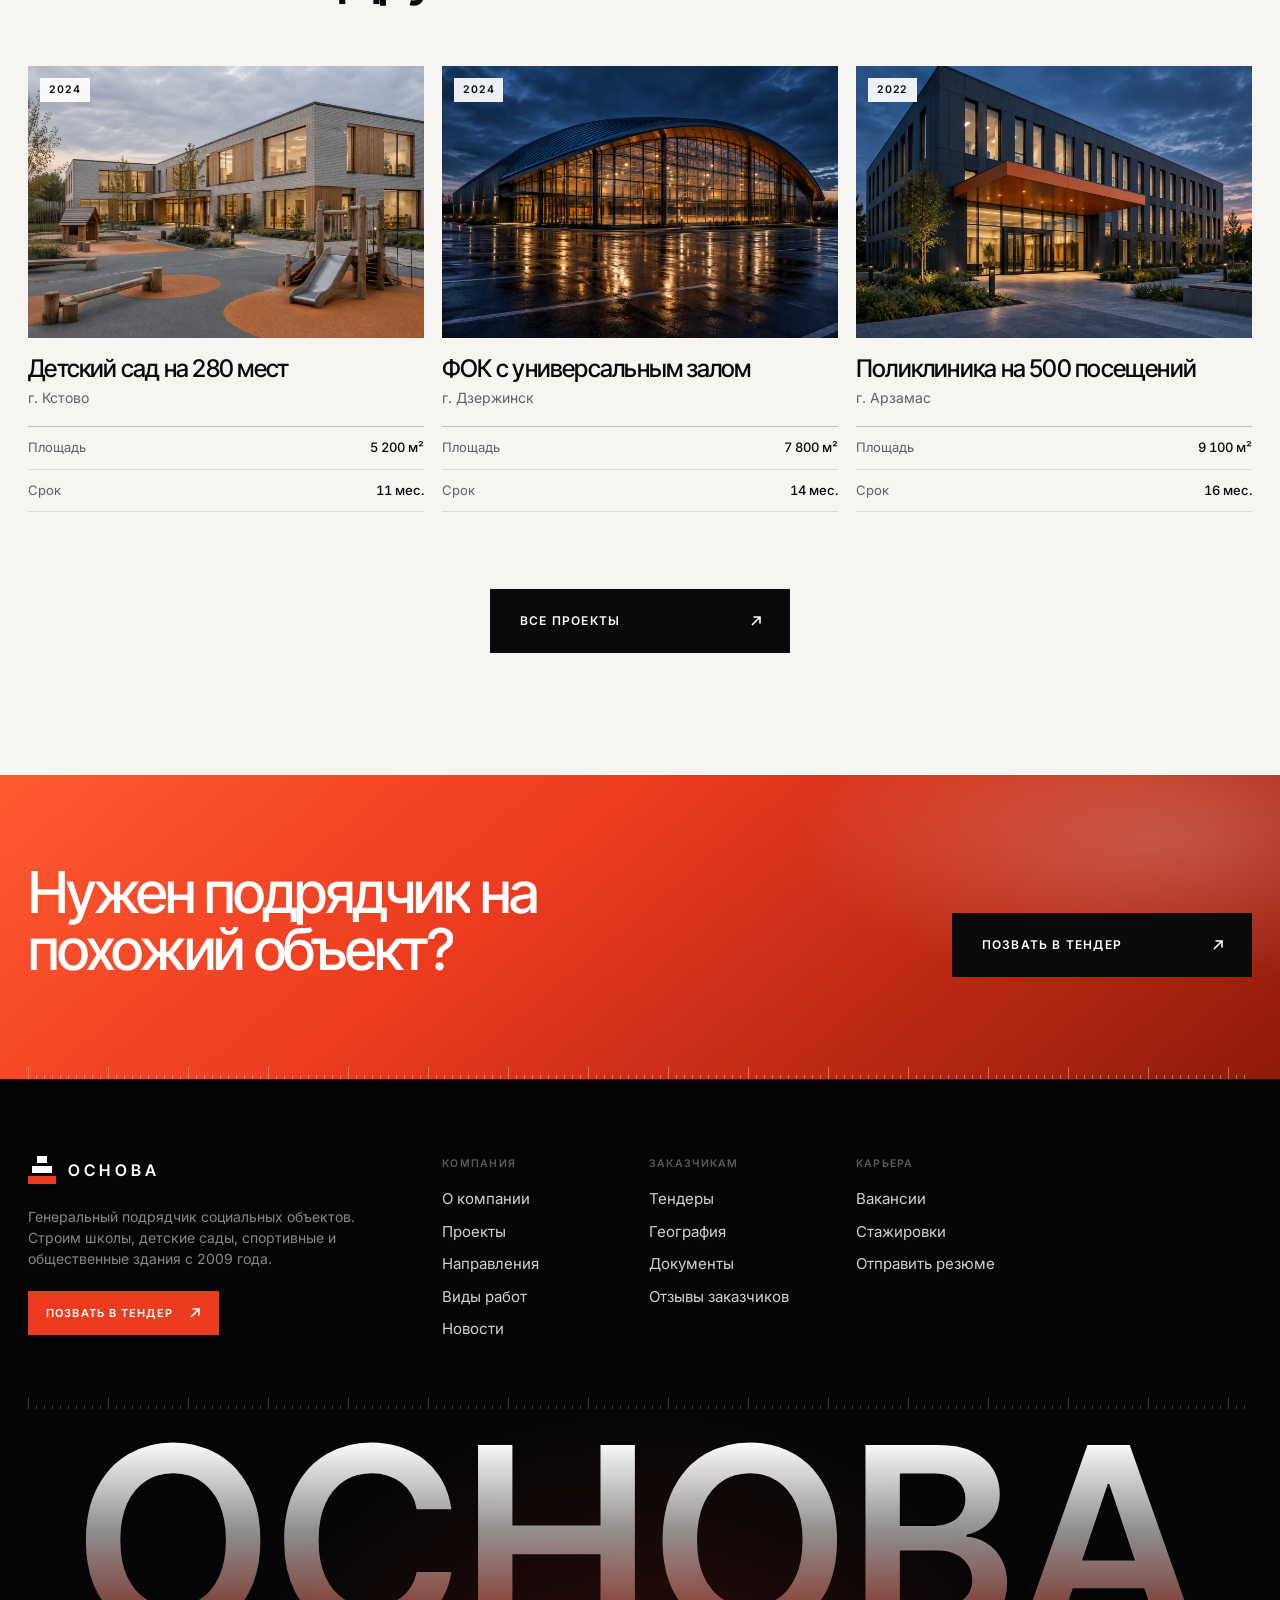
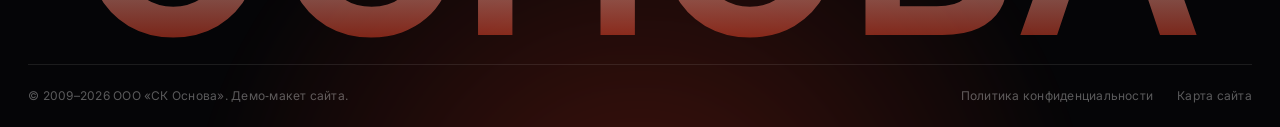
<file: v2/project.html>
<!doctype html>
<html lang="ru" class="no-js">
<head>
  <meta charset="utf-8">
  <meta name="viewport" content="width=device-width, initial-scale=1, viewport-fit=cover">
  <title>Школа на 1100 мест в микрорайоне «Новинки» — проект генподрядчика «Основа»</title>
  <meta name="description" content="Генподряд по 44‑ФЗ: школа на 1100 мест, 21 400 м², построена за 18 месяцев — на 62 дня раньше контрактного срока. Объём работ, график строительства, фото.">
  <meta name="theme-color" content="#0a0a0d">
  <link rel="canonical" href="https://example.ru/projects/shkola-1100-novinki/">
  <meta property="og:type" content="article">
  <meta property="og:title" content="Школа на 1100 мест — проект «Основы»">
  <meta property="og:description" content="21 400 м², 18 месяцев, сдана на 62 дня раньше срока.">
  <meta property="og:image" content="assets/img/proj-school.jpg">
  <link rel="icon" href="assets/img/favicon.svg" type="image/svg+xml">
  <link rel="stylesheet" href="assets/css/style.css">
  <script type="application/ld+json">
  {
    "@context": "https://schema.org",
    "@type": "BreadcrumbList",
    "itemListElement": [
      { "@type": "ListItem", "position": 1, "name": "Главная", "item": "https://example.ru/" },
      { "@type": "ListItem", "position": 2, "name": "Проекты", "item": "https://example.ru/projects/" },
      { "@type": "ListItem", "position": 3, "name": "Школа на 1100 мест" }
    ]
  }
  </script>
</head>
<body>

<!-- =================== HEADER =================== -->
<header class="header">
  <div class="container header__in">
    <a href="index.html" class="logo" aria-label="Основа — на главную">
      <svg class="logo__mark" viewBox="0 0 28 28" aria-hidden="true"><rect x="0" y="20" width="28" height="8" fill="#EC3B1F"/><rect x="4" y="10" width="20" height="7" fill="currentColor"/><rect x="9" y="0" width="10" height="7" fill="currentColor"/></svg>
      <span class="logo__word">Основа</span>
    </a>
    <nav class="nav" aria-label="Основное меню">
      <a href="index.html#about">О компании</a>
      <a href="index.html#directions">Направления</a>
      <a href="index.html#projects" class="is-current">Проекты</a>
      <a href="index.html#geo">География</a>
      <a href="index.html#tender">Заказчикам</a>
      <a href="index.html#careers">Карьера</a>
      <a href="index.html#contacts">Контакты</a>
    </nav>
    <div class="header__actions">
      <a class="hbtn hbtn--phone" href="tel:+78000000000" aria-label="Позвонить">
        <svg viewBox="0 0 16 16" fill="currentColor" aria-hidden="true"><path d="M3.6 1.2 5.8 1l1.3 3.4-1.6 1.2a8.7 8.7 0 0 0 4.9 4.9l1.2-1.6 3.4 1.3-.2 2.2c-.1.9-.9 1.6-1.8 1.6C6.7 14 2 9.3 2 3c0-.9.7-1.7 1.6-1.8Z"/></svg>
        <span>8 800 000-00-00</span>
      </a>
      <button class="hbtn hbtn--accent hbtn--tender" type="button" data-modal="tender">Позвать в тендер</button>
      <button class="hbtn hbtn--icon" type="button" data-menu-toggle aria-expanded="false" aria-controls="menu" aria-label="Открыть меню"><span class="burger"><i></i><i></i></span></button>
    </div>
  </div>
</header>

<!-- =================== MENU =================== -->
<div class="menu" id="menu" aria-label="Меню">
  <span class="glow glow--red"></span>
  <div class="container menu__in">
    <nav class="menu__nav">
      <a href="index.html#about"><span class="idx">01</span>О компании</a>
      <a href="index.html#directions"><span class="idx">02</span>Направления</a>
      <a href="index.html#projects"><span class="idx">03</span>Проекты</a>
      <a href="index.html#services"><span class="idx">04</span>Виды работ</a>
      <a href="index.html#geo"><span class="idx">05</span>География</a>
      <a href="index.html#tender"><span class="idx">06</span>Заказчикам</a>
      <a href="index.html#careers"><span class="idx">07</span>Карьера</a>
      <a href="index.html#contacts"><span class="idx">08</span>Контакты</a>
    </nav>
    <div class="menu__side">
      <p>Тендерный отдел отвечает по документации закупки в течение 24 часов.</p>
      <a class="big" href="tel:+78000000000">8 800 000-00-00</a>
      <a class="big" href="mailto:tender@osnova-stroy.ru">tender@osnova-stroy.ru</a>
      <button class="btn btn--accent" type="button" data-modal="tender"><span>Позвать в тендер</span><svg class="ico" viewBox="0 0 16 16" fill="none" stroke="currentColor" stroke-width="1.6" aria-hidden="true"><path d="M4 12 12 4M5.5 4H12v6.5"/></svg></button>
    </div>
  </div>
</div>

<main>

<!-- =================== PROJECT HERO =================== -->
<section class="phero" aria-label="Проект">
  <div class="phero__img"><img src="assets/img/proj-school.jpg" width="1536" height="1024" alt="Школа на 1100 мест: фасад с оранжевыми ламелями в сумерках" fetchpriority="high"></div>
  <div class="phero__shade"></div>
  <div class="container phero__in">
    <ol class="crumbs" aria-label="Хлебные крошки">
      <li><a href="index.html">Главная</a></li>
      <li><a href="index.html#projects">Проекты</a></li>
      <li aria-current="page">Школа на 1100 мест</li>
    </ol>
    <div>
      <div class="phero__tags"><span class="tag tag--light">Образование</span><span class="tag">44‑ФЗ</span><span class="tag">Генподряд</span><span class="tag">2024–2025</span></div>
      <h1 class="h1 phero__title">
        <span class="line"><span>Школа на 1100 мест</span></span>
        <span class="line"><span>в микрорайоне «Новинки»</span></span>
      </h1>
    </div>
    <div class="phero__bottom">
      <p class="phero__lead">Четырёхэтажная школа с атриумом, бассейном, двумя спортзалами и стадионом. Построена <b>за 18 месяцев</b> по контракту на 20.</p>
      <div class="phero__badge"><b>62</b><span>дня — сдали раньше<br>контрактного срока</span></div>
    </div>
  </div>
  <div class="container hero__ruler"><div class="ruler"></div></div>
</section>

<!-- =================== SPECS =================== -->
<dl class="specs">
  <div data-reveal style="--d:0s"><dt>Заказчик</dt><dd>ГКУ «Управление капстроительства»<small>региональный заказчик</small></dd></div>
  <div data-reveal style="--d:.05s"><dt>Площадь</dt><dd>21 400 м²<small>4 этажа + технический подвал</small></dd></div>
  <div data-reveal style="--d:.1s"><dt>Срок</dt><dd>18 месяцев<small>по контракту — 20 месяцев</small></dd></div>
  <div data-reveal style="--d:.15s"><dt>Контракт</dt><dd>2,14 млрд ₽<small>открытый конкурс, 44‑ФЗ</small></dd></div>
  <div data-reveal style="--d:.2s"><dt>Роль</dt><dd>Генподрядчик<small>проектирование + СМР</small></dd></div>
  <div data-reveal style="--d:.25s"><dt>Ввод</dt><dd>Август 2025<small>разрешение на ввод получено</small></dd></div>
</dl>

<!-- =================== OVERVIEW =================== -->
<section class="section section--light" aria-labelledby="ov-title">
  <span class="cross" style="left:var(--pad); top:28px"></span>
  <span class="cross" style="right:var(--pad); top:28px"></span>
  <div class="container overview">
    <div class="overview__side"><span class="kicker" id="ov-title">О проекте</span><span class="idx">01</span></div>
    <p class="overview__lead" data-highlight>Новая школа для растущего микрорайона, где действующие школы были перегружены на 40%. Объект открылся <span class="hl">к 1 сентября — на 62 дня раньше срока</span>, без единого предписания Госстройнадзора.</p>
    <div class="overview__cols">
      <div class="ocard" data-reveal>
        <span class="kicker">Задача</span>
        <p>Построить школу на 1100 учеников с бассейном и стадионом за 20 месяцев. Площадка — с высоким уровнем грунтовых вод, а основной объём монолита приходился на зиму.</p>
        <p>Заказчику было важно открыть школу к началу учебного года, иначе ввод сдвигался на год.</p>
      </div>
      <div class="ocard" data-reveal style="--d:.1s">
        <span class="kicker">Решение</span>
        <p>Скорректировали проект фундаментов под реальные грунты, разбили каркас на три захватки и вели бетонирование в две смены с электропрогревом.</p>
        <p>Инженерные системы монтировали параллельно с каркасом снизу вверх, а график контролировали еженедельно по BIM‑модели — это и дало запас в два месяца.</p>
      </div>
    </div>
  </div>
</section>

<!-- =================== NUMBERS =================== -->
<section class="section" aria-labelledby="num-title">
  <span class="glow glow--red" style="width:46vw; aspect-ratio:1; left:-14vw; top:20%; opacity:.45"></span>
  <span class="glow glow--blue" style="width:40vw; aspect-ratio:1; right:-12vw; top:-10%; opacity:.55"></span>
  <div class="container">
    <div class="sec-head">
      <div class="sec-head__side"><span class="kicker">Объект в цифрах</span><span class="idx">02</span></div>
      <h2 class="h2 sec-head__title" id="num-title" data-split>Масштаб работ</h2>
    </div>
    <div class="nums">
      <div class="num" data-reveal><span class="idx">01</span><div><div class="num__val"><span data-count="14800">14 800</span><small>м³</small></div><div class="num__label">монолитного бетона в каркасе и фундаментах</div></div></div>
      <div class="num" data-reveal style="--d:.06s"><span class="idx">02</span><div><div class="num__val"><span data-count="1960">1 960</span><small>тонн</small></div><div class="num__label">арматуры смонтировано</div></div></div>
      <div class="num" data-reveal style="--d:.12s"><span class="idx">03</span><div><div class="num__val"><span data-count="3.2" data-dec="1">3,2</span><small>км</small></div><div class="num__label">наружных инженерных сетей</div></div></div>
      <div class="num" data-reveal><span class="idx">04</span><div><div class="num__val"><span data-count="380">380</span><small>человек</small></div><div class="num__label">на площадке в пиковый период</div></div></div>
      <div class="num" data-reveal style="--d:.06s"><span class="idx">05</span><div><div class="num__val"><span data-count="27">27</span><small>подрядчиков</small></div><div class="num__label">под управлением генподрядчика</div></div></div>
      <div class="num" data-reveal style="--d:.12s"><span class="idx">06</span><div><div class="num__val"><span data-count="4.1" data-dec="1">4,1</span><small>га</small></div><div class="num__label">благоустроенной территории со стадионом</div></div></div>
    </div>
  </div>
</section>

<!-- =================== TIMELINE =================== -->
<section class="section section--paper" aria-labelledby="gantt-title">
  <div class="container">
    <div class="sec-head">
      <div class="sec-head__side"><span class="kicker">Сроки</span><span class="idx">03</span></div>
      <h2 class="h2 sec-head__title" id="gantt-title" data-split>График строительства</h2>
      <div class="sec-head__aside">
        <p class="lead" style="max-width:520px">Март 2024 — август 2025. Ключевые этапы шли параллельно: инженерия заходила на этажи сразу за каркасом.</p>
        <div style="display:flex; gap:4px; flex-wrap:wrap"><span class="chip">План: 20 мес.</span><span class="chip" style="background:var(--accent); color:#fff; box-shadow:none">Факт: 18 мес.</span></div>
      </div>
    </div>
    <div class="gantt" role="img" aria-label="Диаграмма этапов строительства с марта 2024 по август 2025">
      <div class="gantt__grid">
        <div></div>
        <div class="gantt__months">
          <span class="y">мар 24</span><span>апр</span><span>май</span><span>июн</span><span>июл</span><span>авг</span><span>сен</span><span>окт</span><span>ноя</span><span>дек</span><span class="y">янв 25</span><span>фев</span><span>мар</span><span>апр</span><span>май</span><span>июн</span><span>июл</span><span>авг</span>
        </div>
        <div class="gantt__label"><span class="idx" style="color:var(--mu-l)">01</span>Мобилизация и подготовка</div>
        <div class="gantt__track"><span class="gantt__bar gantt__bar--light" style="--s:1; --e:2; --d:0s">3 нед.</span></div>
        <div class="gantt__label"><span class="idx" style="color:var(--mu-l)">02</span>Сваи и фундаменты</div>
        <div class="gantt__track"><span class="gantt__bar" style="--s:1; --e:4; --d:.08s">412 свай</span></div>
        <div class="gantt__label"><span class="idx" style="color:var(--mu-l)">03</span>Монолитный каркас</div>
        <div class="gantt__track"><span class="gantt__bar" style="--s:3; --e:10; --d:.16s">3 захватки, 2 смены</span></div>
        <div class="gantt__label"><span class="idx" style="color:var(--mu-l)">04</span>Кровля и фасады</div>
        <div class="gantt__track"><span class="gantt__bar" style="--s:8; --e:14; --d:.24s">НВФ, ламели</span></div>
        <div class="gantt__label"><span class="idx" style="color:var(--mu-l)">05</span>Инженерные системы</div>
        <div class="gantt__track"><span class="gantt__bar" style="--s:7; --e:16; --d:.32s">ОВиК, ВК, ЭОМ, СС</span></div>
        <div class="gantt__label"><span class="idx" style="color:var(--mu-l)">06</span>Внутренняя отделка</div>
        <div class="gantt__track"><span class="gantt__bar" style="--s:10; --e:17; --d:.4s">112 кабинетов</span></div>
        <div class="gantt__label"><span class="idx" style="color:var(--mu-l)">07</span>Благоустройство и стадион</div>
        <div class="gantt__track"><span class="gantt__bar" style="--s:13; --e:18; --d:.48s">4,1 га</span></div>
        <div class="gantt__label"><span class="idx" style="color:var(--mu-l)">08</span>Пусконаладка и ввод</div>
        <div class="gantt__track"><span class="gantt__bar gantt__bar--accent" style="--s:16; --e:19; --d:.56s">ЗОС · РНВ</span></div>
      </div>
      <div class="gantt__legend"><span><i class="l"></i>Подготовка</span><span><i></i>Строительно‑монтажные работы</span><span><i class="a"></i>Ввод объекта</span></div>
    </div>
  </div>
</section>

<!-- =================== GALLERY =================== -->
<section class="section" aria-labelledby="gal-title">
  <span class="glow glow--blue" style="width:44vw; aspect-ratio:1; right:-14vw; bottom:-10vw; opacity:.5"></span>
  <div class="container">
    <div class="sec-head">
      <div class="sec-head__side"><span class="kicker">Фото объекта</span><span class="idx">04</span></div>
      <h2 class="h2 sec-head__title" id="gal-title" data-split>От котлована до первого звонка</h2>
    </div>
    <div class="gallery">
      <figure class="gallery__item g1" data-gallery="assets/img/case-aerial.jpg" tabindex="0" data-reveal="clip"><div class="corners"><i></i><i></i><i></i><i></i></div><img src="assets/img/case-aerial.jpg" alt="Аэросъёмка школы и стадиона" loading="lazy"><figcaption class="tag">Аэросъёмка · август 2025</figcaption></figure>
      <figure class="gallery__item g2" data-gallery="assets/img/case-frame.jpg" tabindex="0" data-reveal="clip" style="--d:.1s"><div class="corners"><i></i><i></i><i></i><i></i></div><img src="assets/img/case-frame.jpg" alt="Монолитный каркас школы в процессе строительства" loading="lazy"><figcaption class="tag">Каркас · июль 2024</figcaption></figure>
      <figure class="gallery__item g3" data-gallery="assets/img/case-atrium.jpg" tabindex="0" data-reveal="clip"><div class="corners"><i></i><i></i><i></i><i></i></div><img src="assets/img/case-atrium.jpg" alt="Атриум школы с амфитеатром" loading="lazy"><figcaption class="tag">Атриум</figcaption></figure>
      <figure class="gallery__item g4" data-gallery="assets/img/case-gym.jpg" tabindex="0" data-reveal="clip" style="--d:.08s"><div class="corners"><i></i><i></i><i></i><i></i></div><img src="assets/img/case-gym.jpg" alt="Спортивный зал школы" loading="lazy"><figcaption class="tag">Спортзал</figcaption></figure>
      <figure class="gallery__item g5" data-gallery="assets/img/proj-school.jpg" tabindex="0" data-reveal="clip" style="--d:.16s"><div class="corners"><i></i><i></i><i></i><i></i></div><img src="assets/img/proj-school.jpg" alt="Главный вход школы" loading="lazy"><figcaption class="tag">Главный вход</figcaption></figure>
    </div>
  </div>
</section>

<!-- =================== SCOPE =================== -->
<section class="section section--light" aria-labelledby="scope-title">
  <div class="container">
    <div class="sec-head">
      <div class="sec-head__side"><span class="kicker">Объём работ</span><span class="idx">05</span></div>
      <h2 class="h2 sec-head__title" id="scope-title" data-split>Что мы сделали</h2>
    </div>
    <div class="scope">
      <ul class="scope__list">
        <li data-reveal><i class="plus-ico"></i><div><b>Проектная и рабочая документация</b><small>корректировка фундаментов, сопровождение экспертизы</small></div></li>
        <li data-reveal style="--d:.05s"><i class="plus-ico"></i><div><b>Свайное поле и монолитный каркас</b><small>412 буронабивных свай, 14 800 м³ бетона</small></div></li>
        <li data-reveal><i class="plus-ico"></i><div><b>Навесной вентилируемый фасад</b><small>фиброцементные панели и алюминиевые ламели</small></div></li>
        <li data-reveal style="--d:.05s"><i class="plus-ico"></i><div><b>Кровля</b><small>6 200 м² плоской кровли с ограждением</small></div></li>
        <li data-reveal><i class="plus-ico"></i><div><b>Внутренние инженерные системы</b><small>ОВиК, ВК, ЭОМ, ИТП, слаботочные системы и АПС</small></div></li>
        <li data-reveal style="--d:.05s"><i class="plus-ico"></i><div><b>Бассейн 25 м</b><small>чаша, водоподготовка, отделка мозаикой</small></div></li>
        <li data-reveal><i class="plus-ico"></i><div><b>Внутренняя отделка</b><small>112 кабинетов, атриум, актовый зал на 550 мест</small></div></li>
        <li data-reveal style="--d:.05s"><i class="plus-ico"></i><div><b>Наружные сети</b><small>3,2 км: водоснабжение, канализация, теплосеть, кабели</small></div></li>
        <li data-reveal><i class="plus-ico"></i><div><b>Стадион и спортивные площадки</b><small>беговая дорожка 400 м, футбольное поле, зона ГТО</small></div></li>
        <li data-reveal style="--d:.05s"><i class="plus-ico"></i><div><b>Благоустройство территории</b><small>озеленение, наружное освещение, МАФ, ограждение</small></div></li>
      </ul>
    </div>
  </div>
</section>

<!-- =================== QUOTE =================== -->
<section class="section" aria-labelledby="q-title">
  <span class="glow glow--red" style="width:44vw; aspect-ratio:1; left:-16vw; top:-10%; opacity:.5"></span>
  <div class="container quote">
    <div class="quote__side"><span class="kicker" id="q-title">Отзыв заказчика</span><div class="quote__mark" aria-hidden="true">“</div></div>
    <div class="quote__body">
      <blockquote class="quote__text" data-reveal>Подрядчик выдержал график в условиях зимнего бетонирования и сдал школу к 1 сентября — на два месяца раньше срока. Отдельно отмечаем качество исполнительной документации: итоговая проверка прошла без замечаний.</blockquote>
      <div class="quote__who" data-reveal>
        <div><b>Руководитель службы заказчика</b><span>ГКУ «Управление капитального строительства»</span></div>
        <button class="btn btn--line" type="button" data-demo="Благодарственные письма"><span>Смотреть письмо</span><svg class="ico" viewBox="0 0 16 16" fill="none" stroke="currentColor" stroke-width="1.6" aria-hidden="true"><path d="M4 12 12 4M5.5 4H12v6.5"/></svg></button>
      </div>
    </div>
  </div>
</section>

<!-- =================== NEXT =================== -->
<section class="section section--paper" aria-labelledby="next-title">
  <div class="container">
    <div class="sec-head">
      <div class="sec-head__side"><span class="kicker">Ещё проекты</span><span class="idx">06</span></div>
      <h2 class="h2 sec-head__title" id="next-title" data-split>Другие объекты</h2>
    </div>
    <div class="next">
      <a class="pcard" href="#" data-demo="Проект «Детский сад на 280 мест»" data-reveal>
        <div class="pcard__media"><div class="pcard__tags"><span class="tag tag--light">2024</span></div><div class="corners"><i></i><i></i><i></i><i></i></div><img src="assets/img/proj-kindergarten.jpg" alt="Детский сад на 280 мест" loading="lazy"><span class="pcard__go btn btn--accent btn--sm"><span>Смотреть</span><svg class="ico" viewBox="0 0 16 16" fill="none" stroke="currentColor" stroke-width="1.6" aria-hidden="true"><path d="M4 12 12 4M5.5 4H12v6.5"/></svg></span></div>
        <div class="pcard__head"><div><h3 class="pcard__title">Детский сад на 280 мест</h3><p class="pcard__loc">г. Кстово</p></div></div>
        <dl class="rows"><div><dt>Площадь</dt><dd>5 200 м²</dd></div><div><dt>Срок</dt><dd>11 мес.</dd></div></dl>
      </a>
      <a class="pcard" href="#" data-demo="Проект «ФОК с универсальным залом»" data-reveal style="--d:.08s">
        <div class="pcard__media"><div class="pcard__tags"><span class="tag tag--light">2024</span></div><div class="corners"><i></i><i></i><i></i><i></i></div><img src="assets/img/proj-sport.jpg" alt="ФОК с универсальным игровым залом" loading="lazy"><span class="pcard__go btn btn--accent btn--sm"><span>Смотреть</span><svg class="ico" viewBox="0 0 16 16" fill="none" stroke="currentColor" stroke-width="1.6" aria-hidden="true"><path d="M4 12 12 4M5.5 4H12v6.5"/></svg></span></div>
        <div class="pcard__head"><div><h3 class="pcard__title">ФОК с универсальным залом</h3><p class="pcard__loc">г. Дзержинск</p></div></div>
        <dl class="rows"><div><dt>Площадь</dt><dd>7 800 м²</dd></div><div><dt>Срок</dt><dd>14 мес.</dd></div></dl>
      </a>
      <a class="pcard" href="#" data-demo="Проект «Поликлиника на 500 посещений»" data-reveal style="--d:.16s">
        <div class="pcard__media"><div class="pcard__tags"><span class="tag tag--light">2022</span></div><div class="corners"><i></i><i></i><i></i><i></i></div><img src="assets/img/proj-clinic.jpg" alt="Поликлиника на 500 посещений в смену" loading="lazy"><span class="pcard__go btn btn--accent btn--sm"><span>Смотреть</span><svg class="ico" viewBox="0 0 16 16" fill="none" stroke="currentColor" stroke-width="1.6" aria-hidden="true"><path d="M4 12 12 4M5.5 4H12v6.5"/></svg></span></div>
        <div class="pcard__head"><div><h3 class="pcard__title">Поликлиника на 500 посещений</h3><p class="pcard__loc">г. Арзамас</p></div></div>
        <dl class="rows"><div><dt>Площадь</dt><dd>9 100 м²</dd></div><div><dt>Срок</dt><dd>16 мес.</dd></div></dl>
      </a>
    </div>
    <div class="projects__more" data-reveal>
      <a class="btn btn--ink btn--lg" href="index.html#projects"><span>Все проекты</span><svg class="ico" viewBox="0 0 16 16" fill="none" stroke="currentColor" stroke-width="1.6" aria-hidden="true"><path d="M4 12 12 4M5.5 4H12v6.5"/></svg></a>
    </div>
  </div>
</section>

<!-- =================== CTA BAND =================== -->
<section class="cta-band" aria-labelledby="band-title">
  <div class="container cta-band__in">
    <h2 class="h2" id="band-title" data-split>Нужен подрядчик на похожий объект?</h2>
    <button class="btn btn--ink btn--lg" type="button" data-modal="tender" data-reveal><span>Позвать в тендер</span><svg class="ico" viewBox="0 0 16 16" fill="none" stroke="currentColor" stroke-width="1.6" aria-hidden="true"><path d="M4 12 12 4M5.5 4H12v6.5"/></svg></button>
  </div>
  <div class="container"><div class="ruler"></div></div>
</section>

</main>

<!-- Lightbox -->
<div class="lightbox" role="dialog" aria-modal="true" aria-label="Просмотр фото">
  <button class="modal__close lightbox__close" type="button" aria-label="Закрыть"><i class="plus-ico"></i></button>
  <button class="lightbox__nav lightbox__nav--prev" type="button" aria-label="Предыдущее фото"><svg width="18" height="18" viewBox="0 0 16 16" fill="none" stroke="currentColor" stroke-width="1.5"><path d="M14 8H2M7 3 2 8l5 5"/></svg></button>
  <img src="assets/img/case-aerial.jpg" alt="">
  <button class="lightbox__nav lightbox__nav--next" type="button" aria-label="Следующее фото"><svg width="18" height="18" viewBox="0 0 16 16" fill="none" stroke="currentColor" stroke-width="1.5"><path d="M2 8h12M9 3l5 5-5 5"/></svg></button>
  <div class="lightbox__count">01 / 05</div>
</div>


<!-- =================== FOOTER =================== -->
<footer class="footer">
  <span class="glow glow--red"></span>
  <div class="container">
    <div class="footer__top">
      <div class="footer__about">
        <a href="index.html" class="logo" aria-label="Основа — на главную">
          <svg class="logo__mark" viewBox="0 0 28 28" aria-hidden="true"><rect x="0" y="20" width="28" height="8" fill="#EC3B1F"/><rect x="4" y="10" width="20" height="7" fill="currentColor"/><rect x="9" y="0" width="10" height="7" fill="currentColor"/></svg>
          <span class="logo__word">Основа</span>
        </a>
        <p>Генеральный подрядчик социальных объектов. Строим школы, детские сады, спортивные и общественные здания с 2009 года.</p>
        <button class="btn btn--accent btn--sm" type="button" data-modal="tender"><span>Позвать в тендер</span><svg class="ico" viewBox="0 0 16 16" fill="none" stroke="currentColor" stroke-width="1.6" aria-hidden="true"><path d="M4 12 12 4M5.5 4H12v6.5"/></svg></button>
      </div>
      <div class="fcol">
        <h4>Компания</h4>
        <a href="index.html#about">О компании</a><a href="index.html#projects">Проекты</a><a href="index.html#directions">Направления</a><a href="index.html#services">Виды работ</a><a href="#" data-demo="Новости">Новости</a>
      </div>
      <div class="fcol">
        <h4>Заказчикам</h4>
        <a href="index.html#tender">Тендеры</a><a href="index.html#geo">География</a><a href="#" data-demo="Документы и допуски">Документы</a><a href="#" data-demo="Благодарственные письма">Отзывы заказчиков</a>
      </div>
      <div class="fcol">
        <h4>Карьера</h4>
        <a href="index.html#careers">Вакансии</a><a href="#" data-demo="Стажировки для студентов">Стажировки</a><a href="#" data-modal="apply">Отправить резюме</a>
      </div>
    </div>
    <div class="ruler"></div>
  </div>
  <div class="footer__word" aria-hidden="true">Основа</div>
  <div class="container">
    <div class="footer__bar">
      <span>© 2009–<span data-year>2026</span> ООО «СК Основа». Демо‑макет сайта.</span>
      <span style="display:flex; gap:24px; flex-wrap:wrap"><a href="#" data-demo="Политика конфиденциальности">Политика конфиденциальности</a><a href="#" data-demo="Карта сайта">Карта сайта</a></span>
    </div>
  </div>
</footer>

<!-- Mobile sticky CTA -->
<div class="fab"><button class="btn btn--accent" type="button" data-modal="tender"><span>Позвать в тендер</span><svg class="ico" viewBox="0 0 16 16" fill="none" stroke="currentColor" stroke-width="1.6" aria-hidden="true"><path d="M4 12 12 4M5.5 4H12v6.5"/></svg></button></div>

<!-- =================== MODAL: TENDER =================== -->
<div class="modal" id="modal-tender" role="dialog" aria-modal="true" aria-labelledby="mt-title" aria-hidden="true">
  <div class="modal__overlay" data-close></div>
  <div class="modal__panel form-wrap">
    <div class="modal__top"><span class="kicker">Приглашение к участию</span><button class="modal__close" type="button" data-close aria-label="Закрыть"><i class="plus-ico"></i></button></div>
    <form class="form" data-form>
      <div class="form__head"><h2 class="form__title" id="mt-title">Позвать в тендер</h2><p class="form__sub">Тендерный отдел изучит закупку и ответит в течение 24 часов.</p></div>
      <div class="form__row">
        <div class="field"><label for="t-org">Организация‑заказчик <b>*</b></label><input class="input" id="t-org" name="org" required autocomplete="organization"><span class="field__err">Укажите организацию</span></div>
        <div class="field"><label for="t-inn">ИНН</label><input class="input" id="t-inn" name="inn" inputmode="numeric" maxlength="12"></div>
      </div>
      <div class="form__row">
        <div class="field"><label for="t-name">Контактное лицо <b>*</b></label><input class="input" id="t-name" name="name" required autocomplete="name"><span class="field__err">Укажите имя</span></div>
        <div class="field"><label for="t-phone">Телефон <b>*</b></label><input class="input" id="t-phone" name="phone" type="tel" required placeholder="+7 (___) ___-__-__"><span class="field__err">Проверьте номер</span></div>
      </div>
      <div class="field"><label for="t-mail">Email <b>*</b></label><input class="input" id="t-mail" name="email" type="email" required autocomplete="email"><span class="field__err">Проверьте email</span></div>
      <div class="field"><label for="t-link">Номер извещения или ссылка на ЕИС</label><input class="input" id="t-link" name="link" placeholder="0332300000000000000 или https://zakupki.gov.ru/…"></div>
      <div class="field"><span class="field__label">Тип объекта</span>
        <div class="radios">
          <input type="radio" name="type" id="ty1" value="Образование" checked><label for="ty1">Образование</label>
          <input type="radio" name="type" id="ty2" value="Спорт"><label for="ty2">Спорт</label>
          <input type="radio" name="type" id="ty3" value="Благоустройство"><label for="ty3">Благоустройство</label>
          <input type="radio" name="type" id="ty4" value="Здравоохранение"><label for="ty4">Здравоохранение</label>
          <input type="radio" name="type" id="ty5" value="Другое"><label for="ty5">Другое</label>
        </div>
      </div>
      <div class="form__row">
        <div class="field"><label for="t-nmck">НМЦК</label>
          <select class="select" id="t-nmck" name="nmck"><option value="">Не указана</option><option>до 100 млн ₽</option><option>100–500 млн ₽</option><option>500 млн – 1 млрд ₽</option><option>более 1 млрд ₽</option></select>
        </div>
        <div class="field"><label for="t-date">Окончание подачи заявок</label><input class="input" id="t-date" name="deadline" type="date"></div>
      </div>
      <label class="file"><input type="file" name="docs" multiple><span class="file__ico"><svg width="16" height="16" viewBox="0 0 16 16" fill="none" stroke="currentColor" stroke-width="1.5"><path d="M8 11V2M4 6l4-4 4 4M2 14h12"/></svg></span><span class="file__txt"><span data-file-name>Прикрепить документацию</span><small>PDF, DOCX, ZIP — до 50 МБ</small></span></label>
      <div class="field"><label for="t-msg">Комментарий</label><textarea class="textarea" id="t-msg" name="msg" placeholder="Сроки, особенности объекта, контактное время"></textarea></div>
      <label class="check"><input type="checkbox" name="agree" required><span class="check__box"><svg viewBox="0 0 12 12" fill="none" stroke="currentColor" stroke-width="2"><path d="M2 6.5 4.8 9 10 3"/></svg></span><span>Согласен на обработку персональных данных и с <a href="#" data-demo="Политика конфиденциальности">политикой конфиденциальности</a></span></label>
      <button class="btn btn--accent btn--block form__submit" type="submit"><span>Отправить приглашение</span><svg class="ico" viewBox="0 0 16 16" fill="none" stroke="currentColor" stroke-width="1.6" aria-hidden="true"><path d="M4 12 12 4M5.5 4H12v6.5"/></svg></button>
      <p class="form__note">Или напишите напрямую: <a href="mailto:tender@osnova-stroy.ru">tender@osnova-stroy.ru</a></p>
    </form>
    <div class="success" role="status">
      <span class="success__ico"><svg viewBox="0 0 24 24" fill="none" stroke="currentColor" stroke-width="2"><path d="M4 12.5 9.5 18 20 6"/></svg></span>
      <h2 class="form__title">Приглашение получено</h2>
      <p>Тендерный отдел изучит документацию и свяжется с вами в течение 24 часов. Это демо‑макет — данные никуда не отправляются.</p>
      <button class="btn" type="button" data-close><span>Закрыть</span><i class="plus-ico" style="transform:rotate(45deg)"></i></button>
    </div>
  </div>
</div>

<!-- =================== MODAL: APPLY =================== -->
<div class="modal" id="modal-apply" role="dialog" aria-modal="true" aria-labelledby="ma-title" aria-hidden="true">
  <div class="modal__overlay" data-close></div>
  <div class="modal__panel form-wrap">
    <div class="modal__top"><span class="kicker">Карьера в «Основе»</span><button class="modal__close" type="button" data-close aria-label="Закрыть"><i class="plus-ico"></i></button></div>
    <form class="form" data-form>
      <div class="form__head"><h2 class="form__title" id="ma-title">Отклик на вакансию</h2><p class="form__sub">HR‑отдел ответит в течение двух рабочих дней.</p></div>
      <div class="field"><label for="a-vac">Вакансия</label>
        <select class="select" id="a-vac" name="vacancy"><option value="">Без конкретной вакансии</option><option>Руководитель проекта</option><option>Начальник участка / прораб</option><option>Инженер ПТО</option><option>Инженер-сметчик</option><option>Геодезист</option></select>
      </div>
      <div class="field"><label for="a-name">ФИО <b>*</b></label><input class="input" id="a-name" name="name" required autocomplete="name"><span class="field__err">Укажите ФИО</span></div>
      <div class="form__row">
        <div class="field"><label for="a-phone">Телефон <b>*</b></label><input class="input" id="a-phone" name="phone" type="tel" required placeholder="+7 (___) ___-__-__"><span class="field__err">Проверьте номер</span></div>
        <div class="field"><label for="a-mail">Email</label><input class="input" id="a-mail" name="email" type="email" autocomplete="email"></div>
      </div>
      <div class="field"><label for="a-link">Ссылка на резюме</label><input class="input" id="a-link" name="link" placeholder="hh.ru, rabota.ru или облако"></div>
      <label class="file"><input type="file" name="cv"><span class="file__ico"><svg width="16" height="16" viewBox="0 0 16 16" fill="none" stroke="currentColor" stroke-width="1.5"><path d="M8 11V2M4 6l4-4 4 4M2 14h12"/></svg></span><span class="file__txt"><span data-file-name>Прикрепить резюме</span><small>PDF или DOCX — до 10 МБ</small></span></label>
      <div class="field"><label for="a-msg">О себе</label><textarea class="textarea" id="a-msg" name="msg" placeholder="Опыт, объекты, удобный формат работы"></textarea></div>
      <label class="check"><input type="checkbox" name="agree" required><span class="check__box"><svg viewBox="0 0 12 12" fill="none" stroke="currentColor" stroke-width="2"><path d="M2 6.5 4.8 9 10 3"/></svg></span><span>Согласен на обработку персональных данных</span></label>
      <button class="btn btn--accent btn--block form__submit" type="submit"><span>Отправить отклик</span><svg class="ico" viewBox="0 0 16 16" fill="none" stroke="currentColor" stroke-width="1.6" aria-hidden="true"><path d="M4 12 12 4M5.5 4H12v6.5"/></svg></button>
    </form>
    <div class="success" role="status">
      <span class="success__ico"><svg viewBox="0 0 24 24" fill="none" stroke="currentColor" stroke-width="2"><path d="M4 12.5 9.5 18 20 6"/></svg></span>
      <h2 class="form__title">Отклик отправлен</h2>
      <p>Спасибо! HR‑отдел свяжется с вами в течение двух рабочих дней. Это демо‑макет — данные никуда не отправляются.</p>
      <button class="btn" type="button" data-close><span>Закрыть</span><i class="plus-ico" style="transform:rotate(45deg)"></i></button>
    </div>
  </div>
</div>

<!-- =================== MODAL: DEMO =================== -->
<div class="modal modal--center" id="modal-demo" role="dialog" aria-modal="true" aria-labelledby="md-title" aria-hidden="true">
  <div class="modal__overlay" data-close></div>
  <div class="modal__panel demo">
    <div class="modal__top"><span class="demo__ico"><span class="cross"></span></span><button class="modal__close" type="button" data-close aria-label="Закрыть"><i class="plus-ico"></i></button></div>
    <h2 class="demo__title" id="md-title">Раздел в разработке</h2>
    <p class="demo__text">Этого раздела нет в демо‑макете. Он будет сделан в процессе работы над сайтом.</p>
    <div class="demo__actions">
      <button class="btn btn--accent" type="button" data-close><span>Понятно</span><i class="plus-ico" style="transform:rotate(45deg)"></i></button>
      <a class="btn btn--line" href="project.html"><span>Пример проекта</span><svg class="ico" viewBox="0 0 16 16" fill="none" stroke="currentColor" stroke-width="1.6" aria-hidden="true"><path d="M4 12 12 4M5.5 4H12v6.5"/></svg></a>
    </div>
    <div class="ruler"></div>
  </div>
</div>

<script src="assets/js/lenis.min.js"></script>
<script src="assets/js/main.js"></script>
</body>
</html>
</file>
<file: v1/assets/css/style.css>
/* =========================================================
   ОСНОВА — демо-макет сайта строительной компании
   Стиль: тёмные/светлые секции, гротеск с плотным трекингом,
   технические знаки (+, [ ], линейки), акцент — сигнальный оранжевый
   ========================================================= */

/* ---------- Fonts (локально, кириллица + латиница) ---------- */
@font-face {
  font-family: "Inter Tight";
  font-style: normal;
  font-display: swap;
  font-weight: 100 900;
  src: url("../fonts/inter-tight-cyrillic-wght-normal.woff2") format("woff2-variations");
  unicode-range: U+0301, U+0400-045F, U+0490-0491, U+04B0-04B1, U+2116;
}
@font-face {
  font-family: "Inter Tight";
  font-style: normal;
  font-display: swap;
  font-weight: 100 900;
  src: url("../fonts/inter-tight-latin-wght-normal.woff2") format("woff2-variations");
  unicode-range: U+0000-00FF, U+0131, U+0152-0153, U+02BB-02BC, U+02C6, U+02DA, U+02DC, U+0304, U+0308, U+0329, U+2000-206F, U+20AC, U+2122, U+2191, U+2193, U+2212, U+2215, U+FEFF, U+FFFD;
}
@font-face {
  font-family: "Inter";
  font-style: normal;
  font-display: swap;
  font-weight: 100 900;
  src: url("../fonts/inter-cyrillic-wght-normal.woff2") format("woff2-variations");
  unicode-range: U+0301, U+0400-045F, U+0490-0491, U+04B0-04B1, U+2116;
}
@font-face {
  font-family: "Inter";
  font-style: normal;
  font-display: swap;
  font-weight: 100 900;
  src: url("../fonts/inter-latin-wght-normal.woff2") format("woff2-variations");
  unicode-range: U+0000-00FF, U+0131, U+0152-0153, U+02BB-02BC, U+02C6, U+02DA, U+02DC, U+0304, U+0308, U+0329, U+2000-206F, U+20AC, U+2122, U+2191, U+2193, U+2212, U+2215, U+FEFF, U+FFFD;
}

/* ---------- Tokens ---------- */
:root {
  --bg: #f2f2f0;
  --surface: #ffffff;
  --clay: #eaeaea;
  --ink: #111113;
  --ink-2: #19191c;
  --ink-3: #26262b;
  --muted: #6c6c73;
  --muted-2: #a3a3aa;
  --line: rgba(17, 17, 19, 0.12);
  --line-strong: rgba(17, 17, 19, 0.22);
  --line-dark: rgba(255, 255, 255, 0.14);
  --accent: #f3641c;
  --accent-2: #d9520e;
  --ok: #2fb46c;

  --font-display: "Inter Tight", "Inter", "Helvetica Neue", Arial, sans-serif;
  --font-text: "Inter", "Helvetica Neue", Arial, sans-serif;

  --pad: clamp(16px, 2.2vw, 32px);
  --gap: clamp(12px, 1.4vw, 20px);
  --header-h: 76px;
  --sec-y: clamp(88px, 10vw, 168px);
  --ease: cubic-bezier(0.22, 1, 0.36, 1);
  --ease-in-out: cubic-bezier(0.65, 0, 0.35, 1);
}

/* ---------- Reset ---------- */
*,
*::before,
*::after { box-sizing: border-box; }
html { -webkit-text-size-adjust: 100%; text-size-adjust: 100%; }
html.lenis, html.lenis body { height: auto; }
.lenis.lenis-smooth { scroll-behavior: auto !important; }
.lenis.lenis-stopped { overflow: hidden; }
body {
  margin: 0;
  background: var(--bg);
  color: var(--ink);
  font-family: var(--font-text);
  font-size: 16px;
  line-height: 1.5;
  -webkit-font-smoothing: antialiased;
  -moz-osx-font-smoothing: grayscale;
  text-rendering: optimizeLegibility;
  overflow-x: hidden;
}
img { display: block; max-width: 100%; height: auto; }
a { color: inherit; text-decoration: none; }
button { font: inherit; color: inherit; background: none; border: 0; padding: 0; cursor: pointer; }
input, select, textarea { font: inherit; color: inherit; }
h1, h2, h3, h4, p, ul, ol, figure { margin: 0; }
ul, ol { padding: 0; list-style: none; }
:focus-visible { outline: 2px solid var(--accent); outline-offset: 3px; }
::selection { background: var(--accent); color: #fff; }

.sr-only {
  position: absolute; width: 1px; height: 1px; padding: 0; margin: -1px;
  overflow: hidden; clip: rect(0 0 0 0); white-space: nowrap; border: 0;
}

/* ---------- Layout ---------- */
.container { width: 100%; max-width: 1760px; margin-inline: auto; padding-inline: var(--pad); }
.section { position: relative; padding-block: var(--sec-y); }
.section--dark { background: var(--ink); color: #fff; }
.section--white { background: var(--surface); }
.section--flush-top { padding-top: 0; }

.grid12 { display: grid; grid-template-columns: repeat(12, minmax(0, 1fr)); gap: var(--gap); }

/* ---------- Typography ---------- */
.h1, .h2, .h3, .display {
  font-family: var(--font-display);
  font-weight: 500;
  letter-spacing: -0.055em;
  line-height: 0.92;
}
.h1 { font-size: clamp(44px, 6.6vw, 124px); }
.h2 { font-size: clamp(36px, 5.2vw, 92px); letter-spacing: -0.05em; line-height: 0.95; }
.h3 { font-size: clamp(22px, 1.9vw, 30px); letter-spacing: -0.035em; line-height: 1.05; }
.lead { font-size: clamp(17px, 1.3vw, 20px); line-height: 1.45; color: var(--muted); max-width: 560px; }
.section--dark .lead { color: rgba(255, 255, 255, 0.62); }
.muted { color: var(--muted); }
.accent { color: var(--accent); }
.nowrap { white-space: nowrap; }

/* Kicker: accent square + uppercase (знак из референса Booster) */
.kicker {
  display: inline-flex; align-items: center; gap: 10px;
  font-size: 12px; font-weight: 500; letter-spacing: 0.08em; text-transform: uppercase;
  color: var(--muted);
}
.kicker::before { content: ""; width: 7px; height: 7px; background: var(--accent); flex: none; }
.section--dark .kicker { color: rgba(255, 255, 255, 0.6); }

/* Brackets index: [ 01 ] */
.idx {
  font-family: var(--font-text); font-size: 12px; font-weight: 500;
  letter-spacing: 0.04em; color: var(--muted); font-variant-numeric: tabular-nums;
}
.idx::before { content: "[\00a0"; color: var(--muted-2); }
.idx::after { content: "\00a0]"; color: var(--muted-2); }
.section--dark .idx { color: rgba(255, 255, 255, 0.6); }

/* ---------- Technical signs ---------- */
.ruler {
  height: 14px; width: 100%;
  color: currentColor; opacity: 0.32;
  background-image:
    repeating-linear-gradient(90deg, currentColor 0 1px, transparent 1px 8px),
    repeating-linear-gradient(90deg, currentColor 0 1px, transparent 1px 80px);
  background-size: 100% 5px, 100% 14px;
  background-repeat: no-repeat;
  background-position: left bottom, left bottom;
  pointer-events: none;
}
.ruler--v {
  width: 14px; height: 100%;
  background-image:
    repeating-linear-gradient(180deg, currentColor 0 1px, transparent 1px 8px),
    repeating-linear-gradient(180deg, currentColor 0 1px, transparent 1px 80px);
  background-size: 5px 100%, 14px 100%;
  background-position: left top, left top;
}
.cross { position: absolute; width: 15px; height: 15px; pointer-events: none; color: currentColor; opacity: 0.5; }
.cross::before, .cross::after { content: ""; position: absolute; background: currentColor; }
.cross::before { left: 7px; top: 0; width: 1px; height: 15px; }
.cross::after { top: 7px; left: 0; height: 1px; width: 15px; }
.crosses { position: absolute; inset: 0; pointer-events: none; }

.plus-ico { position: relative; width: 14px; height: 14px; display: inline-block; flex: none; transition: transform 0.5s var(--ease); }
.plus-ico::before, .plus-ico::after { content: ""; position: absolute; background: currentColor; }
.plus-ico::before { left: 6px; top: 0; width: 2px; height: 14px; }
.plus-ico::after { top: 6px; left: 0; height: 2px; width: 14px; }

.arrow-ico { width: 16px; height: 16px; flex: none; transition: transform 0.5s var(--ease); }

/* ---------- Buttons ---------- */
.cta { display: inline-flex; align-items: stretch; gap: 3px; height: 54px; cursor: pointer; }
.cta__label {
  display: inline-flex; align-items: center; padding: 0 26px;
  background: var(--accent); color: #fff; font-size: 15px; font-weight: 500; letter-spacing: -0.01em;
  transition: background 0.35s var(--ease); white-space: nowrap;
}
.cta__icon {
  display: inline-grid; place-items: center; width: 54px;
  background: #fff; color: var(--accent);
  transition: background 0.35s var(--ease), color 0.35s var(--ease);
}
.cta:hover .cta__label { background: var(--accent-2); }
.cta:hover .plus-ico { transform: rotate(90deg); }
.cta:hover .cta__icon { background: var(--accent); color: #fff; }
.cta--dark .cta__label { background: var(--ink); }
.cta--dark .cta__icon { background: var(--accent); color: #fff; }
.cta--dark:hover .cta__label { background: var(--ink-3); }
.cta--dark:hover .cta__icon { background: var(--accent-2); }
.cta--light .cta__label { background: #fff; color: var(--ink); }
.cta--light .cta__icon { background: var(--accent); color: #fff; }
.cta--light:hover .cta__label { background: #e9e9e6; }
.cta--glass .cta__label { background: rgba(255, 255, 255, 0.1); backdrop-filter: blur(12px); -webkit-backdrop-filter: blur(12px); color: #fff; }
.cta--glass .cta__icon { background: rgba(255, 255, 255, 0.1); backdrop-filter: blur(12px); -webkit-backdrop-filter: blur(12px); color: #fff; }
.cta--glass:hover .cta__label, .cta--glass:hover .cta__icon { background: rgba(255, 255, 255, 0.2); color: #fff; }
.cta--sm { height: 44px; }
.cta--sm .cta__label { padding: 0 18px; font-size: 14px; }
.cta--sm .cta__icon { width: 44px; }
.cta--block { width: 100%; }
.cta--block .cta__label { flex: 1; justify-content: center; }

.link-arrow {
  display: inline-flex; align-items: center; gap: 10px; font-weight: 500; font-size: 15px;
  border-bottom: 1px solid currentColor; padding-bottom: 4px;
}
.link-arrow:hover .arrow-ico { transform: translateX(4px); }

.chip {
  display: inline-flex; align-items: center; height: 38px; padding: 0 16px;
  border: 1px solid var(--line-strong); font-size: 14px; color: var(--ink);
  transition: background 0.3s, color 0.3s, border-color 0.3s; white-space: nowrap;
}
.chip:hover { border-color: var(--ink); }
.chip.is-active { background: var(--ink); color: #fff; border-color: var(--ink); }
.chip sup { font-size: 10px; margin-left: 4px; color: var(--muted-2); }
.chip.is-active sup { color: rgba(255, 255, 255, 0.55); }

.tag {
  display: inline-flex; align-items: center; height: 26px; padding: 0 10px;
  background: rgba(255, 255, 255, 0.92); color: var(--ink); font-size: 12px; font-weight: 500;
}
.tag--dark { background: rgba(17, 17, 19, 0.6); color: #fff; backdrop-filter: blur(10px); -webkit-backdrop-filter: blur(10px); }
.tag--accent { background: var(--accent); color: #fff; }

/* ---------- Header ---------- */
.header {
  position: fixed; inset: 0 0 auto 0; z-index: 60; height: var(--header-h);
  display: flex; align-items: center; color: #fff;
  transition: transform 0.6s var(--ease), background 0.4s, border-color 0.4s;
  border-bottom: 1px solid transparent;
}
.header.is-scrolled {
  background: rgba(17, 17, 19, 0.78);
  backdrop-filter: saturate(140%) blur(16px); -webkit-backdrop-filter: saturate(140%) blur(16px);
  border-bottom-color: var(--line-dark);
}
.header.is-hidden { transform: translateY(-101%); }
.header__in { display: flex; align-items: center; gap: 24px; width: 100%; }
.logo { display: inline-flex; align-items: center; gap: 12px; flex: none; }
.logo__mark { width: 30px; height: 30px; flex: none; }
.logo__word { font-family: var(--font-display); font-weight: 650; font-size: 20px; letter-spacing: -0.02em; line-height: 1; }
.logo__desc { font-size: 10.5px; line-height: 1.15; color: rgba(255, 255, 255, 0.55); max-width: 120px; padding-left: 12px; border-left: 1px solid var(--line-dark); }
.nav { display: flex; gap: clamp(14px, 1.6vw, 28px); margin-left: auto; margin-right: auto; }
.nav a { position: relative; font-size: 15px; letter-spacing: -0.01em; padding: 6px 0; color: rgba(255, 255, 255, 0.86); transition: color 0.3s; }
.nav a::after {
  content: ""; position: absolute; left: 0; bottom: 0; height: 1px; width: 100%;
  background: var(--accent); transform: scaleX(0); transform-origin: right; transition: transform 0.5s var(--ease);
}
.nav a:hover { color: #fff; }
.nav a:hover::after, .nav a.is-current::after { transform: scaleX(1); transform-origin: left; }
.header__actions { display: flex; gap: 3px; align-items: stretch; height: 46px; }
.hbtn {
  display: inline-flex; align-items: center; justify-content: center; gap: 8px; padding: 0 16px;
  background: #fff; color: var(--ink); font-size: 14px; font-weight: 500; white-space: nowrap;
  transition: background 0.3s, color 0.3s;
}
.hbtn:hover { background: #ececea; }
.hbtn--accent { background: var(--accent); color: #fff; }
.hbtn--accent:hover { background: var(--accent-2); }
.hbtn--icon { width: 46px; padding: 0; }
.hbtn svg { width: 16px; height: 16px; }
.dots { display: inline-flex; gap: 3px; }
.dots { transition: transform 0.5s var(--ease); }
.dots i { width: 4px; height: 4px; background: currentColor; border-radius: 50%; transition: transform 0.5s var(--ease); }
.hbtn--icon.is-active { background: var(--accent); color: #fff; }
.hbtn--icon.is-active .dots { transform: rotate(90deg); }

/* ---------- Hero ---------- */
.hero {
  position: relative; min-height: 100svh; color: #fff; background: #07080c; overflow: hidden;
  display: flex; flex-direction: column;
}
.hero__media { position: absolute; inset: 0; overflow: hidden; container-type: size; }
.hero__cover {
  /* box keeps 16:9 and covers the hero so markers stay pinned to the photo */
  position: absolute; left: 50%; top: 50%;
  width: max(100%, calc(100svh * 16 / 9)); height: max(100%, calc(100vw * 9 / 16));
  width: max(100cqw, calc(100cqh * 16 / 9)); height: max(100cqh, calc(100cqw * 9 / 16));
  transform: translate(-50%, -50%);
}
.hero__cover > .hero__img { position: absolute; inset: 0; }
.hero__img { width: 100%; height: 100%; object-fit: cover; transform: scale(1.14); transform-origin: 60% 60%; transition: transform 2.6s var(--ease); }
.is-loaded .hero__img { transform: scale(1); }
.hero__shade {
  position: absolute; inset: 0; pointer-events: none;
  background:
    linear-gradient(90deg, rgba(7, 8, 12, 0.82) 0%, rgba(7, 8, 12, 0.35) 42%, rgba(7, 8, 12, 0) 70%),
    linear-gradient(0deg, rgba(7, 8, 12, 0.85) 0%, rgba(7, 8, 12, 0) 34%),
    linear-gradient(180deg, rgba(7, 8, 12, 0.55) 0%, rgba(7, 8, 12, 0) 22%);
}
.hero__in { position: relative; z-index: 2; flex: 1; display: grid; grid-template-columns: repeat(12, minmax(0, 1fr)); gap: var(--gap); padding-top: calc(var(--header-h) + clamp(24px, 4vw, 64px)); padding-bottom: 40px; }
.hero__title-wrap { grid-column: 1 / span 8; align-self: start; }
.hero__meta { display: flex; gap: 18px; align-items: center; margin-bottom: clamp(18px, 2vw, 28px); }
.hero__meta .kicker { color: rgba(255, 255, 255, 0.72); }
.hero__h1 { max-width: 11.5em; }
.hero__h1 .line { display: block; overflow: hidden; padding-bottom: 0.06em; margin-bottom: -0.06em; }
.hero__h1 .line > span { display: block; transform: translateY(105%); transition: transform 1.3s var(--ease); }
.is-loaded .hero__h1 .line > span { transform: none; }
.is-loaded .hero__h1 .line:nth-child(2) > span { transition-delay: 0.08s; }
.is-loaded .hero__h1 .line:nth-child(3) > span { transition-delay: 0.16s; }
.hero__h1 em { font-style: normal; color: var(--accent); }

.hero__stats { grid-column: 10 / span 3; align-self: start; display: grid; }
.hstat { padding: 16px 0 18px; border-bottom: 1px solid var(--line-dark); text-align: right; opacity: 0; transform: translateY(16px); transition: opacity 1s var(--ease), transform 1s var(--ease); }
.hstat:first-child { padding-top: 0; }
.is-loaded .hstat { opacity: 1; transform: none; }
.is-loaded .hstat:nth-child(1) { transition-delay: 0.45s; }
.is-loaded .hstat:nth-child(2) { transition-delay: 0.55s; }
.is-loaded .hstat:nth-child(3) { transition-delay: 0.65s; }
.hstat__num { font-family: var(--font-display); font-size: clamp(30px, 2.6vw, 44px); font-weight: 500; letter-spacing: -0.045em; line-height: 1; font-variant-numeric: tabular-nums; }
.hstat__num small { font-size: 0.55em; letter-spacing: -0.02em; margin-left: 4px; }
.hstat__label { margin-top: 8px; font-size: 11px; text-transform: uppercase; letter-spacing: 0.07em; color: rgba(255, 255, 255, 0.7); }

.hero__bottom { grid-column: 1 / -1; align-self: end; display: flex; align-items: flex-end; justify-content: space-between; gap: 32px; opacity: 0; transform: translateY(20px); transition: opacity 1.1s var(--ease) 0.6s, transform 1.1s var(--ease) 0.6s; }
.is-loaded .hero__bottom { opacity: 1; transform: none; }
.hero__sub { max-width: 440px; font-size: clamp(16px, 1.2vw, 19px); line-height: 1.45; color: rgba(255, 255, 255, 0.72); }
.hero__sub b { color: #fff; font-weight: 500; }
.hero__ctas { display: flex; gap: 12px; flex-wrap: wrap; justify-content: flex-end; }
.hero__ruler { position: relative; z-index: 2; color: #fff; }
.hero__ruler .ruler { opacity: 0.4; }

/* Hero markers (выноски как у Booster) */
.marker { position: absolute; z-index: 1; display: flex; flex-direction: column; align-items: flex-start; pointer-events: auto; opacity: 0; transition: opacity 1s var(--ease); }
.is-loaded .marker { opacity: 1; transition-delay: 1.1s; }
.is-loaded .marker + .marker { transition-delay: 1.35s; }
.marker__dot { position: relative; width: 12px; height: 12px; margin-left: -6px; margin-top: -6px; border-radius: 50%; background: var(--accent); box-shadow: 0 0 0 4px rgba(243, 100, 28, 0.25); }
.marker__dot::after { content: ""; position: absolute; inset: -4px; border-radius: 50%; border: 1px solid var(--accent); animation: pulse 2.4s var(--ease) infinite; }
.marker--left { transform: translateX(-100%); align-items: flex-end; }
.marker--left .marker__dot { margin-left: 0; margin-right: -6px; }
.marker--left .marker__card { text-align: right; }
.marker__line { width: 1px; height: clamp(60px, 9vh, 110px); background: linear-gradient(var(--accent), rgba(243, 100, 28, 0)); }
.marker__card { margin-top: 2px; padding: 10px 12px; background: rgba(12, 13, 17, 0.55); backdrop-filter: blur(12px); -webkit-backdrop-filter: blur(12px); border: 1px solid var(--line-dark); min-width: 210px; }
.marker__title { font-size: 14px; font-weight: 500; letter-spacing: -0.01em; }
.marker__desc { margin-top: 2px; font-size: 12px; color: rgba(255, 255, 255, 0.62); }
.marker__bar { margin-top: 8px; height: 3px; background: rgba(255, 255, 255, 0.14); position: relative; overflow: hidden; }
.marker__bar i { position: absolute; inset: 0 auto 0 0; width: var(--p, 60%); background: var(--accent); transform: scaleX(0); transform-origin: left; transition: transform 1.8s var(--ease) 1.6s; }
.is-loaded .marker__bar i { transform: scaleX(1); }
@keyframes pulse { 0% { transform: scale(1); opacity: 1; } 100% { transform: scale(2.6); opacity: 0; } }

/* Crosshair, следующий за курсором */
.crosshair { position: absolute; inset: 0; z-index: 1; pointer-events: none; opacity: 0; transition: opacity 0.4s; }
.hero:hover .crosshair { opacity: 1; }
.crosshair__h, .crosshair__v { position: absolute; background: rgba(255, 255, 255, 0.22); }
.crosshair__h { left: 0; right: 0; height: 1px; top: var(--y, 50%); }
.crosshair__v { top: 0; bottom: 0; width: 1px; left: var(--x, 50%); }
.crosshair__c { position: absolute; left: var(--x, 50%); top: var(--y, 50%); width: 56px; height: 56px; transform: translate(-50%, -50%); }
.crosshair__c::before, .crosshair__c::after { content: ""; position: absolute; background: #fff; }
.crosshair__c::before { left: 50%; top: 0; bottom: 0; width: 1px; }
.crosshair__c::after { top: 50%; left: 0; right: 0; height: 1px; }
.crosshair__read { position: absolute; left: var(--x, 50%); top: var(--y, 50%); transform: translate(14px, 12px); font-size: 11px; letter-spacing: 0.04em; color: rgba(255, 255, 255, 0.75); font-variant-numeric: tabular-nums; white-space: nowrap; }
.hero__corner { position: absolute; z-index: 2; font-size: 11px; letter-spacing: 0.05em; color: rgba(255, 255, 255, 0.55); font-variant-numeric: tabular-nums; }
.hero__corner--tl { top: calc(var(--header-h) + 6px); left: var(--pad); }
.hero__scroll { display: inline-flex; align-items: center; gap: 10px; font-size: 12px; letter-spacing: 0.06em; text-transform: uppercase; color: rgba(255, 255, 255, 0.6); }
.hero__scroll i { width: 1px; height: 36px; background: rgba(255, 255, 255, 0.25); position: relative; overflow: hidden; }
.hero__scroll i::after { content: ""; position: absolute; left: 0; top: -40%; width: 1px; height: 40%; background: #fff; animation: drip 2s var(--ease-in-out) infinite; }
@keyframes drip { to { top: 100%; } }

/* ---------- Marquee ---------- */
.marquee { overflow: hidden; background: var(--accent); color: #fff; border-block: 1px solid rgba(0, 0, 0, 0.06); }
.marquee__track { display: flex; width: max-content; animation: marquee 38s linear infinite; }
.marquee__item { display: inline-flex; align-items: center; gap: 28px; padding: 18px 14px; font-family: var(--font-display); font-weight: 500; font-size: clamp(18px, 1.6vw, 26px); letter-spacing: -0.03em; white-space: nowrap; }
.marquee__item::after { content: ""; width: 14px; height: 14px; background:
  linear-gradient(currentColor, currentColor) center / 100% 2px no-repeat,
  linear-gradient(currentColor, currentColor) center / 2px 100% no-repeat; opacity: 0.8; }
@keyframes marquee { to { transform: translateX(-50%); } }

/* ---------- Section heads ---------- */
.sec-head { display: grid; grid-template-columns: repeat(12, minmax(0, 1fr)); gap: var(--gap); align-items: end; margin-bottom: clamp(40px, 5vw, 80px); }
.sec-head__side { grid-column: 1 / span 3; display: grid; gap: 14px; align-self: start; padding-top: 0.6em; }
.sec-head__title { grid-column: 4 / span 9; }
.sec-head__aside { grid-column: 4 / span 9; display: flex; justify-content: space-between; align-items: flex-end; gap: 24px; margin-top: 28px; flex-wrap: wrap; }

/* ---------- About ---------- */
.about__statement {
  grid-column: 4 / span 9;
  font-family: var(--font-display); font-weight: 500;
  font-size: clamp(28px, 3.5vw, 60px); line-height: 1.04; letter-spacing: -0.045em;
}
.about__statement .w { color: rgba(17, 17, 19, 0.16); transition: color 0.5s var(--ease); }
.about__statement .w.is-on { color: var(--ink); }
.about__statement .w.hl.is-on { color: var(--accent); }
.about__row { grid-column: 4 / span 9; display: grid; grid-template-columns: repeat(4, minmax(0, 1fr)); margin-top: clamp(56px, 7vw, 110px); border-top: 1px solid var(--line); }
.stat { padding: 22px 20px 0 0; border-right: 1px solid var(--line); }
.stat + .stat { padding-left: 20px; }
.stat:last-child { border-right: 0; }
.stat__num { font-family: var(--font-display); font-weight: 500; font-size: clamp(40px, 4.6vw, 84px); letter-spacing: -0.06em; line-height: 0.95; font-variant-numeric: tabular-nums; }
.stat__num sup { font-size: 0.38em; letter-spacing: -0.02em; vertical-align: top; position: relative; top: 0.25em; margin-left: 4px; color: var(--accent); }
.stat__label { margin-top: 12px; font-size: 14px; color: var(--muted); max-width: 200px; }
.about__foot { grid-column: 4 / span 9; display: flex; justify-content: space-between; align-items: center; gap: 24px; margin-top: 48px; flex-wrap: wrap; }
.about__foot p { max-width: 520px; color: var(--muted); }
.about__side { grid-column: 1 / span 3; }
.about__side-img { margin-top: 28px; aspect-ratio: 3 / 4; overflow: hidden; max-width: 280px; background: var(--clay); }
.about__side-img img { width: 100%; height: 100%; object-fit: cover; }

/* ---------- Directions (белые макеты) ---------- */
.dirs { display: grid; grid-template-columns: repeat(3, minmax(0, 1fr)); gap: 8px; }
.dir { position: relative; display: flex; flex-direction: column; background: var(--surface); padding: 8px; transition: transform 0.6s var(--ease); cursor: pointer; text-align: left; }
.dir__media { position: relative; aspect-ratio: 4 / 3; overflow: hidden; background: var(--clay); }
.dir__media img { width: 100%; height: 100%; object-fit: cover; transform: scale(1.02); transition: transform 1.2s var(--ease); }
.dir:hover .dir__media img { transform: scale(1.09); }
.dir__media .tag { position: absolute; left: 10px; top: 10px; z-index: 2; }
.dir__count { position: absolute; right: 12px; top: 12px; z-index: 2; font-size: 12px; color: var(--muted); font-variant-numeric: tabular-nums; }
.dir__body { display: flex; flex-direction: column; gap: 8px; padding: 18px 10px 6px; flex: 1; }
.dir__title { font-family: var(--font-display); font-size: clamp(20px, 1.6vw, 26px); font-weight: 500; letter-spacing: -0.035em; line-height: 1.05; }
.dir__text { font-size: 14px; color: var(--muted); max-width: 380px; }
.dir__foot { display: flex; justify-content: space-between; align-items: center; gap: 12px; margin-top: auto; padding: 18px 10px 4px; }
.dir__foot span { font-size: 13px; color: var(--muted); }
.dir__btn { width: 40px; height: 40px; display: grid; place-items: center; border: 1px solid var(--line-strong); color: var(--accent); transition: background 0.35s, color 0.35s, border-color 0.35s; }
.dir:hover .dir__btn { background: var(--accent); color: #fff; border-color: var(--accent); }
.dir:hover .plus-ico { transform: rotate(90deg); }
.dir--accent { background: var(--accent); color: #fff; padding: clamp(22px, 2.2vw, 34px); overflow: hidden; }
.dir--accent::before { content: ""; position: absolute; right: -20%; bottom: -30%; width: 90%; height: 90%; background: rgba(255, 255, 255, 0.08); transform: rotate(-35deg); }
.dir--accent::after { content: ""; position: absolute; right: -35%; bottom: -10%; width: 80%; height: 60%; background: rgba(255, 255, 255, 0.06); transform: rotate(-35deg); }
.dir--accent .dir__title { font-size: clamp(28px, 2.6vw, 44px); line-height: 0.98; position: relative; z-index: 1; }
.dir--accent p { position: relative; z-index: 1; margin-top: 16px; color: rgba(255, 255, 255, 0.82); font-size: 15px; max-width: 320px; }
.dir--accent .cta { position: relative; z-index: 1; margin-top: auto; }
.dir--accent .cta__label { background: #fff; color: var(--ink); }
.dir--accent .cta__icon { background: var(--ink); color: #fff; }

/* ---------- Projects ---------- */
.filters { display: flex; gap: 6px; flex-wrap: wrap; }
.projects { display: grid; grid-template-columns: repeat(12, minmax(0, 1fr)); gap: clamp(28px, 3vw, 48px) var(--gap); }
.pcard { grid-column: span 6; display: flex; flex-direction: column; gap: 18px; cursor: pointer; }
.projects:not(.is-filtered) .pcard:nth-child(4n + 1) { grid-column: span 7; }
.projects:not(.is-filtered) .pcard:nth-child(4n + 2) { grid-column: span 5; }
.projects:not(.is-filtered) .pcard:nth-child(4n + 3) { grid-column: span 5; }
.projects:not(.is-filtered) .pcard:nth-child(4n + 4) { grid-column: span 7; }
.pcard.is-hidden { display: none; }
.pcard__media { position: relative; overflow: hidden; aspect-ratio: 16 / 11; background: #1a1b20; }
.pcard__media img { width: 100%; height: 100%; object-fit: cover; transition: transform 1.4s var(--ease), filter 0.6s; }
.pcard:hover .pcard__media img { transform: scale(1.06); }
.pcard__tags { position: absolute; left: 12px; top: 12px; display: flex; gap: 4px; flex-wrap: wrap; z-index: 2; }
.pcard__go {
  position: absolute; right: 12px; bottom: 12px; z-index: 2; height: 44px; padding: 0 16px; display: inline-flex; align-items: center; gap: 10px;
  background: #fff; color: var(--ink); font-size: 14px; font-weight: 500;
  transform: translateY(12px); opacity: 0; transition: transform 0.6s var(--ease), opacity 0.6s var(--ease);
}
.pcard:hover .pcard__go { transform: none; opacity: 1; }
/* уголки видоискателя на hover */
.corners { position: absolute; inset: 14px; z-index: 1; pointer-events: none; opacity: 0; transition: opacity 0.5s var(--ease), inset 0.6s var(--ease); }
.corners i { position: absolute; width: 18px; height: 18px; border-color: #fff; border-style: solid; border-width: 0; }
.corners i:nth-child(1) { left: 0; top: 0; border-left-width: 1px; border-top-width: 1px; }
.corners i:nth-child(2) { right: 0; top: 0; border-right-width: 1px; border-top-width: 1px; }
.corners i:nth-child(3) { left: 0; bottom: 0; border-left-width: 1px; border-bottom-width: 1px; }
.corners i:nth-child(4) { right: 0; bottom: 0; border-right-width: 1px; border-bottom-width: 1px; }
.pcard:hover .corners { opacity: 1; inset: 22px; }
.pcard__head { display: flex; justify-content: space-between; align-items: flex-start; gap: 16px; }
.pcard__title { font-family: var(--font-display); font-weight: 500; font-size: clamp(22px, 1.9vw, 32px); letter-spacing: -0.04em; line-height: 1.02; transition: color 0.3s; }
.pcard:hover .pcard__title { color: var(--accent); }
.pcard__loc { margin-top: 6px; font-size: 14px; color: var(--muted); }
.pcard__specs { display: grid; grid-template-columns: repeat(3, minmax(0, 1fr)); border-top: 1px solid var(--line); }
.pcard__specs div { padding: 12px 12px 0 0; }
.pcard__specs div + div { padding-left: 12px; border-left: 1px solid var(--line); }
.pcard__specs dt { font-size: 11px; text-transform: uppercase; letter-spacing: 0.07em; color: var(--muted); }
.pcard__specs dd { margin: 4px 0 0; font-size: 15px; font-weight: 500; letter-spacing: -0.01em; font-variant-numeric: tabular-nums; }
.projects__more { display: flex; justify-content: center; margin-top: clamp(48px, 6vw, 88px); }

/* ---------- Services (тёмный аккордеон) ---------- */
.services { display: grid; grid-template-columns: repeat(12, minmax(0, 1fr)); gap: var(--gap); }
.services__media { grid-column: 1 / span 5; position: relative; }
.services__sticky { position: sticky; top: calc(var(--header-h) + 24px); aspect-ratio: 4 / 5; overflow: hidden; background: #1a1b20; }
.services__sticky img { position: absolute; inset: 0; width: 100%; height: 100%; object-fit: cover; opacity: 0; transform: scale(1.08); transition: opacity 0.9s var(--ease), transform 1.6s var(--ease); }
.services__sticky img.is-active { opacity: 1; transform: none; }
.services__sticky .cross { color: #fff; opacity: 0.7; }
.services__caption { position: absolute; left: 16px; bottom: 16px; right: 16px; display: flex; justify-content: space-between; font-size: 12px; color: rgba(255, 255, 255, 0.75); letter-spacing: 0.05em; text-transform: uppercase; z-index: 2; }
.services__list { grid-column: 7 / span 6; border-top: 1px solid var(--line-dark); }
.srv { border-bottom: 1px solid var(--line-dark); }
.srv__btn { width: 100%; display: grid; grid-template-columns: 64px 1fr 40px; align-items: center; gap: 12px; padding: 26px 0; text-align: left; }
.srv__num { font-size: 13px; color: rgba(255, 255, 255, 0.5); font-variant-numeric: tabular-nums; }
.srv__title { font-family: var(--font-display); font-weight: 500; font-size: clamp(24px, 2.4vw, 40px); letter-spacing: -0.045em; line-height: 1; transition: color 0.35s, transform 0.6s var(--ease); }
.srv__icon { width: 40px; height: 40px; display: grid; place-items: center; border: 1px solid var(--line-dark); color: #fff; transition: background 0.35s, border-color 0.35s, transform 0.6s var(--ease); }
.srv__btn:hover .srv__title { color: var(--accent); transform: translateX(6px); }
.srv.is-open .srv__icon { background: var(--accent); border-color: var(--accent); }
.srv.is-open .plus-ico { transform: rotate(45deg); }
.srv__body { display: grid; grid-template-rows: 0fr; transition: grid-template-rows 0.7s var(--ease); }
.srv.is-open .srv__body { grid-template-rows: 1fr; }
.srv__inner { overflow: hidden; }
.srv__content { padding: 0 52px 30px 76px; display: grid; gap: 18px; }
.srv__content p { color: rgba(255, 255, 255, 0.66); max-width: 560px; }
.srv__tags { display: flex; flex-wrap: wrap; gap: 6px; }
.srv__tags li { font-size: 13px; padding: 6px 10px; border: 1px solid var(--line-dark); color: rgba(255, 255, 255, 0.82); }

/* ---------- Tender ---------- */
.tender { position: relative; overflow: hidden; }
.tender__head { display: grid; grid-template-columns: repeat(12, minmax(0, 1fr)); gap: var(--gap); align-items: end; }
.tender__title { grid-column: 1 / span 8; }
.tender__title .h2 em { font-style: normal; color: var(--accent); }
.tender__intro { grid-column: 9 / span 4; display: grid; gap: 24px; justify-items: start; }
.steps { display: grid; grid-template-columns: repeat(4, minmax(0, 1fr)); gap: var(--gap); margin-top: clamp(56px, 6vw, 96px); position: relative; }
.steps .ruler { position: absolute; left: 0; right: 0; top: 0; color: #fff; opacity: 0.25; }
.step { padding-top: 34px; position: relative; }
.step::before { content: ""; position: absolute; left: 0; top: 0; width: 1px; height: 22px; background: var(--accent); }
.step__time { font-family: var(--font-display); font-size: clamp(34px, 3.2vw, 56px); font-weight: 500; letter-spacing: -0.05em; line-height: 1; margin-top: 14px; }
.step__time small { font-size: 0.42em; letter-spacing: -0.01em; color: rgba(255, 255, 255, 0.55); margin-left: 6px; }
.step__title { margin-top: 16px; font-size: 17px; font-weight: 500; letter-spacing: -0.01em; }
.step__text { margin-top: 8px; font-size: 14px; color: rgba(255, 255, 255, 0.58); max-width: 300px; }
.tender__docs { display: grid; grid-template-columns: repeat(12, minmax(0, 1fr)); gap: var(--gap); margin-top: clamp(72px, 8vw, 128px); }
.tender__img { grid-column: 1 / span 6; position: relative; overflow: hidden; min-height: 420px; }
.tender__img img { position: absolute; inset: -8% 0; width: 100%; height: 116%; object-fit: cover; }
.tender__img .tag { position: absolute; left: 14px; top: 14px; z-index: 1; }
.docs { grid-column: 7 / span 6; display: flex; flex-direction: column; justify-content: space-between; gap: 32px; }
.docs__list { border-top: 1px solid var(--line-dark); }
.docs__list li { display: grid; grid-template-columns: 28px 1fr auto; gap: 14px; align-items: baseline; padding: 16px 0; border-bottom: 1px solid var(--line-dark); }
.docs__list li .plus-ico { color: var(--accent); transform: translateY(2px) scale(0.8); }
.docs__list b { font-weight: 500; }
.docs__list span { font-size: 13px; color: rgba(255, 255, 255, 0.5); text-align: right; }
.docs__ctas { display: flex; gap: 12px; flex-wrap: wrap; }

/* ---------- Careers ---------- */
.careers__top { display: grid; grid-template-columns: repeat(12, minmax(0, 1fr)); gap: var(--gap); }
.careers__img { grid-column: 1 / span 7; position: relative; overflow: hidden; aspect-ratio: 16 / 10; }
.careers__img img { position: absolute; inset: -8% 0; width: 100%; height: 116%; object-fit: cover; }
.careers__img .marker { opacity: 1; }
.careers__aside { grid-column: 9 / span 4; display: flex; flex-direction: column; justify-content: space-between; gap: 32px; }
.perks { display: grid; gap: 0; border-top: 1px solid var(--line); }
.perks li { display: grid; grid-template-columns: 40px 1fr; padding: 16px 0; border-bottom: 1px solid var(--line); font-size: 15px; }
.perks li .idx { padding-top: 2px; }
.vac { margin-top: clamp(56px, 6vw, 96px); }
.vac__head { display: flex; justify-content: space-between; align-items: flex-end; gap: 24px; margin-bottom: 24px; flex-wrap: wrap; }
.vac__table { border-top: 1px solid var(--ink); }
.vrow { position: relative; display: grid; grid-template-columns: minmax(0, 4fr) minmax(0, 2fr) minmax(0, 2fr) minmax(0, 2fr) auto; gap: var(--gap); align-items: center; padding: 22px 0; border-bottom: 1px solid var(--line); transition: padding 0.5s var(--ease); }
.vrow::before { content: ""; position: absolute; inset: 0; background: var(--surface); transform: scaleY(0); transform-origin: bottom; transition: transform 0.5s var(--ease); z-index: -1; }
.vrow:hover::before { transform: scaleY(1); }
.vrow:hover { padding-inline: 16px; }
.vrow__title { font-family: var(--font-display); font-size: clamp(19px, 1.6vw, 26px); font-weight: 500; letter-spacing: -0.035em; line-height: 1.1; }
.vrow__title small { display: block; margin-top: 4px; font-family: var(--font-text); font-size: 13px; letter-spacing: 0; color: var(--muted); font-weight: 400; }
.vrow__cell { font-size: 15px; }
.vrow__cell small { display: block; font-size: 11px; text-transform: uppercase; letter-spacing: 0.07em; color: var(--muted); margin-bottom: 2px; }
.vrow__salary { font-weight: 600; font-variant-numeric: tabular-nums; }
.vac__foot { display: flex; justify-content: space-between; align-items: center; gap: 24px; margin-top: 28px; flex-wrap: wrap; }

/* ---------- Contacts ---------- */
.contacts { display: grid; grid-template-columns: repeat(12, minmax(0, 1fr)); gap: var(--gap); }
.contacts__info { grid-column: 1 / span 5; display: flex; flex-direction: column; gap: 40px; }
.clist { display: grid; border-top: 1px solid var(--line-dark); }
.clist li { display: grid; grid-template-columns: 140px 1fr; gap: 16px; padding: 18px 0; border-bottom: 1px solid var(--line-dark); }
.clist small { font-size: 11px; text-transform: uppercase; letter-spacing: 0.07em; color: rgba(255, 255, 255, 0.5); padding-top: 4px; }
.clist a, .clist p { font-size: 18px; letter-spacing: -0.01em; }
.clist a:hover { color: var(--accent); }
.socials { display: flex; gap: 3px; }
.socials a { height: 44px; padding: 0 16px; display: inline-flex; align-items: center; background: var(--ink-3); font-size: 14px; transition: background 0.3s; }
.socials a:hover { background: var(--accent); }
.contacts__form { grid-column: 7 / span 6; background: var(--surface); color: var(--ink); padding: clamp(24px, 3vw, 48px); position: relative; }
.contacts__form .cross { color: var(--ink); }

/* ---------- Forms ---------- */
.form { display: grid; gap: 14px; }
.form__row { display: grid; grid-template-columns: 1fr 1fr; gap: 14px; }
.field { position: relative; display: grid; }
.field label, .field .field__label { font-size: 12px; color: var(--muted); margin-bottom: 6px; letter-spacing: 0.01em; }
.field label b { color: var(--accent); font-weight: 500; }
.input, .select, .textarea {
  width: 100%; height: 52px; padding: 0 16px; border: 1px solid var(--line-strong); background: #fff; border-radius: 0;
  font-size: 16px; transition: border-color 0.3s, box-shadow 0.3s; appearance: none; -webkit-appearance: none;
}
.textarea { height: 110px; padding: 14px 16px; resize: vertical; }
.select { background-image: linear-gradient(45deg, transparent 50%, var(--ink) 50%), linear-gradient(135deg, var(--ink) 50%, transparent 50%); background-position: calc(100% - 22px) 23px, calc(100% - 17px) 23px; background-size: 5px 5px; background-repeat: no-repeat; padding-right: 40px; }
.input:hover, .select:hover, .textarea:hover { border-color: var(--ink); }
.input:focus, .select:focus, .textarea:focus { outline: none; border-color: var(--accent); box-shadow: 0 0 0 3px rgba(243, 100, 28, 0.15); }
.field.is-error .input, .field.is-error .textarea, .field.is-error .select { border-color: #d93b3b; }
.field__err { display: none; font-size: 12px; color: #d93b3b; margin-top: 4px; }
.field.is-error .field__err { display: block; }
.radios { display: flex; flex-wrap: wrap; gap: 6px; }
.radios input { position: absolute; opacity: 0; pointer-events: none; }
.radios label { margin: 0; height: 38px; padding: 0 14px; display: inline-flex; align-items: center; border: 1px solid var(--line-strong); font-size: 14px; color: var(--ink); cursor: pointer; transition: background 0.3s, color 0.3s, border-color 0.3s; }
.radios input:checked + label { background: var(--ink); color: #fff; border-color: var(--ink); }
.radios input:focus-visible + label { outline: 2px solid var(--accent); outline-offset: 2px; }
.file { display: flex; align-items: center; gap: 14px; padding: 14px 16px; border: 1px dashed var(--line-strong); cursor: pointer; transition: border-color 0.3s, background 0.3s; }
.file:hover { border-color: var(--accent); background: rgba(243, 100, 28, 0.04); }
.file input { position: absolute; opacity: 0; pointer-events: none; width: 1px; }
.file__ico { width: 36px; height: 36px; display: grid; place-items: center; background: var(--bg); color: var(--accent); flex: none; }
.file__txt { font-size: 14px; }
.file__txt small { display: block; color: var(--muted); font-size: 12px; }
.check { display: flex; gap: 12px; align-items: flex-start; font-size: 13px; color: var(--muted); cursor: pointer; }
.check input { position: absolute; opacity: 0; pointer-events: none; }
.check__box { width: 20px; height: 20px; border: 1px solid var(--line-strong); flex: none; display: grid; place-items: center; transition: background 0.3s, border-color 0.3s; margin-top: 1px; }
.check__box svg { width: 12px; height: 12px; color: #fff; opacity: 0; transition: opacity 0.2s; }
.check input:checked + .check__box { background: var(--accent); border-color: var(--accent); }
.check input:checked + .check__box svg { opacity: 1; }
.check input:focus-visible + .check__box { outline: 2px solid var(--accent); outline-offset: 2px; }
.check.is-error .check__box { border-color: #d93b3b; }
.check a { text-decoration: underline; text-underline-offset: 2px; }
.form__title { font-family: var(--font-display); font-weight: 500; font-size: clamp(26px, 2.4vw, 40px); letter-spacing: -0.045em; line-height: 1; }
.form__sub { margin-top: 10px; color: var(--muted); font-size: 15px; }
.form__head { margin-bottom: 14px; }
.form__submit { margin-top: 6px; }
.form .cta__icon { background: var(--ink); color: #fff; }
.form .cta:hover .cta__icon { background: var(--ink-3); }
.form__note { font-size: 12px; color: var(--muted); }

.success { display: none; text-align: left; padding: 8px 0; }
.is-sent .form { display: none; }
.is-sent .success { display: grid; gap: 16px; animation: fadeUp 0.8s var(--ease) both; }
.success__ico { width: 64px; height: 64px; display: grid; place-items: center; background: var(--accent); color: #fff; }
.success__ico svg { width: 28px; height: 28px; }
.success p { color: var(--muted); max-width: 420px; }
@keyframes fadeUp { from { opacity: 0; transform: translateY(16px); } to { opacity: 1; transform: none; } }

/* ---------- Modals ---------- */
.modal { position: fixed; inset: 0; z-index: 100; display: flex; justify-content: flex-end; visibility: hidden; pointer-events: none; }
.modal.is-open { visibility: visible; pointer-events: auto; }
.modal__overlay { position: absolute; inset: 0; background: rgba(8, 8, 10, 0.55); backdrop-filter: blur(6px); -webkit-backdrop-filter: blur(6px); opacity: 0; transition: opacity 0.5s var(--ease); }
.modal.is-open .modal__overlay { opacity: 1; }
.modal__panel {
  position: relative; width: min(620px, 100%); height: 100%; background: var(--bg); overflow-y: auto; overscroll-behavior: contain;
  transform: translateX(100%); transition: transform 0.7s var(--ease);
  padding: clamp(24px, 3vw, 44px); display: flex; flex-direction: column; gap: 24px;
}
.modal.is-open .modal__panel { transform: none; }
.modal__top { display: flex; justify-content: space-between; align-items: center; }
.modal__close { width: 46px; height: 46px; display: grid; place-items: center; background: var(--ink); color: #fff; transition: background 0.3s; }
.modal__close:hover { background: var(--accent); }
.modal__close .plus-ico { transform: rotate(45deg); }
.modal__close:hover .plus-ico { transform: rotate(135deg); }
.modal--center { justify-content: center; align-items: center; padding: 16px; }
.modal--center .modal__panel { height: auto; width: min(520px, 100%); transform: translateY(24px) scale(0.98); opacity: 0; transition: transform 0.6s var(--ease), opacity 0.4s var(--ease); background: var(--ink); color: #fff; overflow: hidden; }
.modal--center.is-open .modal__panel { transform: none; opacity: 1; }
.demo__ico { position: relative; width: 72px; height: 72px; border: 1px solid var(--line-dark); }
.demo__ico .cross { left: 28px; top: 28px; color: var(--accent); opacity: 1; }
.demo__ico::before, .demo__ico::after { content: ""; position: absolute; background: var(--accent); }
.demo__ico::before { left: -1px; top: -1px; width: 12px; height: 2px; }
.demo__ico::after { left: -1px; top: -1px; width: 2px; height: 12px; }
.demo__title { font-family: var(--font-display); font-weight: 500; font-size: clamp(28px, 2.6vw, 40px); letter-spacing: -0.045em; line-height: 1; }
.demo__text { color: rgba(255, 255, 255, 0.66); }
.demo__text b { color: #fff; font-weight: 500; }
.demo__actions { display: flex; gap: 10px; flex-wrap: wrap; }
.demo .ruler { position: absolute; left: 0; right: 0; bottom: 0; color: #fff; opacity: 0.2; }

/* Lightbox */
.lightbox { position: fixed; inset: 0; z-index: 110; background: rgba(8, 8, 10, 0.94); display: grid; place-items: center; opacity: 0; visibility: hidden; transition: opacity 0.4s, visibility 0.4s; }
.lightbox.is-open { opacity: 1; visibility: visible; }
.lightbox img { max-width: 92vw; max-height: 84vh; object-fit: contain; transform: scale(0.96); transition: transform 0.6s var(--ease); }
.lightbox.is-open img { transform: none; }
.lightbox__close { position: absolute; top: 20px; right: 20px; }
.lightbox__nav { position: absolute; top: 50%; transform: translateY(-50%); width: 52px; height: 52px; display: grid; place-items: center; background: rgba(255, 255, 255, 0.1); color: #fff; transition: background 0.3s; }
.lightbox__nav:hover { background: var(--accent); }
.lightbox__nav--prev { left: 20px; }
.lightbox__nav--next { right: 20px; }
.lightbox__count { position: absolute; bottom: 24px; left: 50%; transform: translateX(-50%); color: rgba(255, 255, 255, 0.7); font-size: 13px; letter-spacing: 0.06em; font-variant-numeric: tabular-nums; }

/* ---------- Menu overlay ---------- */
.menu { position: fixed; inset: 0; z-index: 58; background: var(--ink); color: #fff; display: flex; flex-direction: column; clip-path: inset(0 0 100% 0); transition: clip-path 0.9s var(--ease-in-out); visibility: hidden; }
.menu.is-open { clip-path: inset(0 0 0 0); visibility: visible; }
.menu__in { flex: 1; display: grid; grid-template-columns: repeat(12, minmax(0, 1fr)); gap: var(--gap); padding-top: calc(var(--header-h) + 40px); padding-bottom: 40px; overflow-y: auto; }
.menu__nav { grid-column: 1 / span 7; display: grid; align-content: start; }
.menu__nav a { display: flex; align-items: baseline; gap: 18px; padding: 10px 0; border-bottom: 1px solid var(--line-dark); font-family: var(--font-display); font-weight: 500; font-size: clamp(32px, 4.4vw, 68px); letter-spacing: -0.05em; line-height: 1; transform: translateY(30px); opacity: 0; transition: transform 0.9s var(--ease), opacity 0.9s var(--ease), color 0.3s; }
.menu__nav a .idx { font-family: var(--font-text); letter-spacing: 0; }
.menu__nav a:hover { color: var(--accent); }
.menu.is-open .menu__nav a { transform: none; opacity: 1; }
.menu.is-open .menu__nav a:nth-child(1) { transition-delay: 0.25s; }
.menu.is-open .menu__nav a:nth-child(2) { transition-delay: 0.3s; }
.menu.is-open .menu__nav a:nth-child(3) { transition-delay: 0.35s; }
.menu.is-open .menu__nav a:nth-child(4) { transition-delay: 0.4s; }
.menu.is-open .menu__nav a:nth-child(5) { transition-delay: 0.45s; }
.menu.is-open .menu__nav a:nth-child(6) { transition-delay: 0.5s; }
.menu.is-open .menu__nav a:nth-child(7) { transition-delay: 0.55s; }
.menu__side { grid-column: 9 / span 4; display: flex; flex-direction: column; gap: 28px; justify-content: flex-end; }
.menu__side p { color: rgba(255, 255, 255, 0.55); font-size: 14px; }
.menu__side a.big { font-family: var(--font-display); font-size: clamp(22px, 2vw, 32px); letter-spacing: -0.04em; }
body.menu-open .header { background: transparent; border-color: transparent; backdrop-filter: none; -webkit-backdrop-filter: none; }

/* ---------- Footer ---------- */
.footer { background: var(--ink); color: #fff; padding-top: clamp(48px, 5vw, 80px); overflow: hidden; position: relative; border-top: 1px solid var(--line-dark); }
.footer__top { display: grid; grid-template-columns: repeat(12, minmax(0, 1fr)); gap: var(--gap); padding-bottom: 56px; }
.footer__about { grid-column: 1 / span 4; display: grid; gap: 22px; align-content: start; }
.footer__about p { color: rgba(255, 255, 255, 0.55); font-size: 14px; max-width: 340px; }
.fcol { grid-column: span 2; display: grid; gap: 10px; align-content: start; }
.fcol:first-of-type { grid-column: 6 / span 2; }
.fcol h4 { font-size: 11px; text-transform: uppercase; letter-spacing: 0.08em; color: rgba(255, 255, 255, 0.45); font-weight: 500; margin-bottom: 6px; }
.fcol a { font-size: 15px; color: rgba(255, 255, 255, 0.86); transition: color 0.3s; width: fit-content; }
.fcol a:hover { color: var(--accent); }
.footer__word { font-family: var(--font-display); font-weight: 600; font-size: 31.5vw; letter-spacing: -0.075em; line-height: 0.66; text-align: center; margin: 1.2vw 0 2.4vw; color: #fff; white-space: nowrap; user-select: none; }
.footer__word span { transition-duration: 1.6s; }
.footer__word span { display: inline-block; }
.footer__bar { display: flex; justify-content: space-between; gap: 24px; flex-wrap: wrap; padding: 22px 0; border-top: 1px solid var(--line-dark); font-size: 13px; color: rgba(255, 255, 255, 0.45); }
.footer__bar a:hover { color: #fff; }
.footer .ruler { color: #fff; opacity: 0.22; }

/* ---------- Mobile sticky CTA ---------- */
.fab { position: fixed; left: 12px; right: 12px; bottom: 12px; z-index: 55; display: none; transform: translateY(140%); transition: transform 0.6s var(--ease); }
.fab.is-visible { transform: none; }

/* ---------- Reveal animations ---------- */
[data-reveal] { opacity: 0; transform: translateY(40px); transition: opacity 1.1s var(--ease), transform 1.1s var(--ease); transition-delay: var(--d, 0s); }
[data-reveal].is-in { opacity: 1; transform: none; }
[data-reveal="fade"] { transform: none; }
[data-reveal="clip"] { opacity: 1; transform: none; clip-path: inset(12% 8% 12% 8%); transition: clip-path 1.5s var(--ease); transition-delay: var(--d, 0s); }
[data-reveal="clip"] img { transform: scale(1.18); transition: transform 1.8s var(--ease); transition-delay: var(--d, 0s); }
[data-reveal="clip"].is-in { clip-path: inset(0 0 0 0); }
[data-reveal="clip"].is-in img { transform: scale(1); }
[data-reveal="line"] { opacity: 1; transform: scaleX(0); transform-origin: left; transition: transform 1.4s var(--ease); }
[data-reveal="line"].is-in { transform: scaleX(1); }

[data-split] .sw { display: inline-block; overflow: hidden; vertical-align: top; padding-bottom: 0.08em; margin-bottom: -0.08em; }
[data-split] .sw > span { display: inline-block; transform: translateY(110%); transition: transform 1.1s var(--ease); transition-delay: calc(var(--i, 0) * 0.035s + var(--d, 0s)); }
[data-split].is-in .sw > span { transform: none; }

.no-js [data-reveal], .no-js [data-split] .sw > span { opacity: 1; transform: none; clip-path: none; }

/* ======================= PROJECT PAGE ======================= */
.phero { position: relative; min-height: 100svh; color: #fff; display: flex; flex-direction: column; overflow: hidden; background: #07080c; }
.phero__img { position: absolute; inset: 0; }
.phero__img img { width: 100%; height: 100%; object-fit: cover; transform: scale(1.12); transition: transform 2.6s var(--ease); }
.is-loaded .phero__img img { transform: scale(1); }
.phero__shade { position: absolute; inset: 0; background: linear-gradient(0deg, rgba(7, 8, 12, 0.92) 0%, rgba(7, 8, 12, 0.25) 50%, rgba(7, 8, 12, 0.5) 100%); }
.phero__in { position: relative; z-index: 2; flex: 1; display: flex; flex-direction: column; justify-content: space-between; padding-top: calc(var(--header-h) + 28px); padding-bottom: 36px; gap: 40px; }
.crumbs { display: flex; flex-wrap: wrap; gap: 8px; font-size: 13px; color: rgba(255, 255, 255, 0.6); }
.crumbs a:hover { color: #fff; }
.crumbs li + li::before { content: "/"; margin-right: 8px; color: rgba(255, 255, 255, 0.35); }
.phero__title { max-width: 14em; }
.phero__title .line { display: block; overflow: hidden; padding-bottom: 0.06em; margin-bottom: -0.06em; }
.phero__title .line > span { display: block; transform: translateY(105%); transition: transform 1.3s var(--ease); }
.is-loaded .phero__title .line > span { transform: none; }
.is-loaded .phero__title .line:nth-child(2) > span { transition-delay: 0.08s; }
.phero__tags { display: flex; flex-wrap: wrap; gap: 4px; margin-bottom: 22px; }
.phero__bottom { display: flex; justify-content: space-between; align-items: flex-end; gap: 32px; flex-wrap: wrap; opacity: 0; transform: translateY(16px); transition: opacity 1s var(--ease) 0.5s, transform 1s var(--ease) 0.5s; }
.is-loaded .phero__bottom { opacity: 1; transform: none; }
.phero__badge { display: flex; align-items: center; gap: 14px; padding: 14px 18px; background: rgba(12, 13, 17, 0.55); backdrop-filter: blur(12px); -webkit-backdrop-filter: blur(12px); border: 1px solid var(--line-dark); }
.phero__badge b { font-family: var(--font-display); font-size: 34px; font-weight: 500; letter-spacing: -0.05em; color: var(--accent); line-height: 1; }
.phero__badge span { font-size: 13px; color: rgba(255, 255, 255, 0.72); line-height: 1.3; }

.specs { display: grid; grid-template-columns: repeat(6, minmax(0, 1fr)); background: var(--surface); border-bottom: 1px solid var(--line); }
.specs > div { padding: clamp(18px, 2vw, 28px) var(--pad); border-right: 1px solid var(--line); }
.specs > div:last-child { border-right: 0; }
.specs dt { font-size: 11px; text-transform: uppercase; letter-spacing: 0.07em; color: var(--muted); }
.specs dd { margin: 8px 0 0; font-family: var(--font-display); font-size: clamp(18px, 1.5vw, 24px); font-weight: 500; letter-spacing: -0.03em; line-height: 1.1; }
.specs dd small { display: block; font-family: var(--font-text); font-size: 12px; letter-spacing: 0; color: var(--muted); font-weight: 400; margin-top: 4px; }

.overview { display: grid; grid-template-columns: repeat(12, minmax(0, 1fr)); gap: var(--gap); }
.overview__lead { grid-column: 4 / span 9; font-family: var(--font-display); font-weight: 500; font-size: clamp(26px, 2.9vw, 48px); letter-spacing: -0.045em; line-height: 1.06; }
.overview__cols { grid-column: 4 / span 9; display: grid; grid-template-columns: 1fr 1fr; gap: clamp(24px, 4vw, 64px); margin-top: clamp(48px, 5vw, 80px); }
.overview__cols h3 { font-size: 12px; text-transform: uppercase; letter-spacing: 0.08em; color: var(--muted); font-weight: 500; margin-bottom: 14px; display: flex; gap: 10px; align-items: center; }
.overview__cols h3::before { content: ""; width: 7px; height: 7px; background: var(--accent); }
.overview__cols p { font-size: 17px; line-height: 1.55; }
.overview__cols p + p { margin-top: 14px; }

.nums { display: grid; grid-template-columns: repeat(3, minmax(0, 1fr)); border-top: 1px solid var(--line-dark); }
.num { padding: clamp(24px, 3vw, 44px) clamp(16px, 2vw, 32px) clamp(24px, 3vw, 44px) 0; border-bottom: 1px solid var(--line-dark); }
.num:not(:nth-child(3n + 1)) { padding-left: clamp(16px, 2vw, 32px); border-left: 1px solid var(--line-dark); }
.num__val { font-family: var(--font-display); font-weight: 500; font-size: clamp(44px, 5.4vw, 96px); letter-spacing: -0.06em; line-height: 0.92; font-variant-numeric: tabular-nums; }
.num__val small { font-size: 0.34em; letter-spacing: -0.02em; margin-left: 6px; color: var(--accent); }
.num__label { margin-top: 12px; font-size: 14px; color: rgba(255, 255, 255, 0.58); }

/* Gantt */
.gantt { position: relative; background: var(--surface); padding: clamp(20px, 2.4vw, 36px); overflow-x: auto; }
.gantt__grid { min-width: 900px; display: grid; grid-template-columns: 240px 1fr; }
.gantt__months { display: grid; grid-template-columns: repeat(18, 1fr); border-bottom: 1px solid var(--line); }
.gantt__months span { font-size: 11px; color: var(--muted); padding: 0 0 10px 6px; border-left: 1px solid var(--line); text-transform: lowercase; letter-spacing: 0.02em; }
.gantt__months span.y { color: var(--ink); font-weight: 600; }
.gantt__label { display: flex; align-items: center; gap: 12px; padding: 14px 16px 14px 0; border-bottom: 1px solid var(--line); font-size: 14px; }
.gantt__label .idx { flex: none; }
.gantt__track { position: relative; display: grid; grid-template-columns: repeat(18, 1fr); border-bottom: 1px solid var(--line); background-image: repeating-linear-gradient(90deg, var(--line) 0 1px, transparent 1px calc(100% / 18)); }
.gantt__bar { grid-column: var(--s) / var(--e); align-self: center; height: 22px; margin: 0 2px; background: var(--ink); position: relative; transform: scaleX(0); transform-origin: left; transition: transform 1.2s var(--ease); transition-delay: var(--d, 0s); display: flex; align-items: center; padding: 0 8px; color: #fff; font-size: 11px; white-space: nowrap; overflow: hidden; }
.gantt__bar--accent { background: var(--accent); }
.gantt__bar--light { background: #c9c9cc; color: var(--ink); }
.gantt.is-in .gantt__bar { transform: scaleX(1); }
.gantt__legend { display: flex; flex-wrap: wrap; gap: 24px; margin-top: 20px; font-size: 13px; color: var(--muted); }
.gantt__legend i { display: inline-block; width: 18px; height: 8px; margin-right: 8px; background: var(--ink); vertical-align: middle; }
.gantt__legend i.a { background: var(--accent); }
.gantt__legend i.l { background: #c9c9cc; }
.gantt__today { position: absolute; top: 0; bottom: 0; width: 0; border-left: 1px dashed var(--accent); }

.scope { display: grid; grid-template-columns: repeat(12, minmax(0, 1fr)); gap: var(--gap); }
.scope__list { grid-column: 4 / span 9; display: grid; grid-template-columns: 1fr 1fr; column-gap: clamp(24px, 4vw, 64px); }
.scope__list li { display: grid; grid-template-columns: 28px 1fr; gap: 12px; padding: 18px 0; border-bottom: 1px solid var(--line); font-size: 16px; }
.scope__list li .plus-ico { color: var(--accent); transform: translateY(4px) scale(0.8); }
.scope__list li b { display: block; font-weight: 500; }
.scope__list li small { display: block; font-size: 14px; color: var(--muted); margin-top: 2px; }

.gallery { display: grid; grid-template-columns: repeat(12, minmax(0, 1fr)); gap: 8px; }
.gallery__item { position: relative; overflow: hidden; cursor: zoom-in; background: #1a1b20; }
.gallery__item img { width: 100%; height: 100%; object-fit: cover; transition: transform 1.4s var(--ease); }
.gallery__item:hover img { transform: scale(1.05); }
.gallery__item:hover .corners { opacity: 1; inset: 22px; }
.gallery__item figcaption { position: absolute; left: 12px; bottom: 12px; z-index: 2; }
.g1 { grid-column: span 8; aspect-ratio: 16 / 10; }
.g2 { grid-column: span 4; }
.g3 { grid-column: span 4; aspect-ratio: 4 / 3.4; }
.g4 { grid-column: span 4; aspect-ratio: 4 / 3.4; }
.g5 { grid-column: span 4; aspect-ratio: 4 / 3.4; }

.quote { display: grid; grid-template-columns: repeat(12, minmax(0, 1fr)); gap: var(--gap); }
.quote__mark { grid-column: 1 / span 3; font-family: var(--font-display); font-size: clamp(100px, 12vw, 200px); line-height: 0.7; color: var(--accent); font-weight: 500; }
.quote__body { grid-column: 4 / span 8; }
.quote__text { font-family: var(--font-display); font-weight: 500; font-size: clamp(24px, 2.6vw, 42px); letter-spacing: -0.04em; line-height: 1.12; }
.quote__who { display: flex; justify-content: space-between; align-items: center; gap: 24px; flex-wrap: wrap; margin-top: 40px; padding-top: 22px; border-top: 1px solid var(--line); }
.quote__who b { display: block; font-weight: 500; }
.quote__who span { font-size: 14px; color: var(--muted); }

.next { display: grid; grid-template-columns: repeat(3, minmax(0, 1fr)); gap: var(--gap); }
.next .pcard { grid-column: auto; }

.cta-band { position: relative; background: var(--accent); color: #fff; overflow: hidden; }
.cta-band__in { display: flex; justify-content: space-between; align-items: flex-end; gap: 32px; flex-wrap: wrap; padding-block: clamp(64px, 7vw, 112px); position: relative; z-index: 1; }
.cta-band .h2 { max-width: 12em; }
.cta-band::before { content: ""; position: absolute; right: -10%; top: -40%; width: 60%; height: 180%; background: rgba(255, 255, 255, 0.07); transform: rotate(-35deg); }
.cta-band .cta__label { background: #fff; color: var(--ink); }
.cta-band .cta__icon { background: var(--ink); color: #fff; }
.cta-band .ruler { position: absolute; left: 0; right: 0; bottom: 0; color: #fff; opacity: 0.35; }

/* ---------- Responsive ---------- */
@media (max-width: 1280px) {
  .nav { display: none; }
  .header__in { justify-content: space-between; }
  .hero__title-wrap { grid-column: 1 / span 9; }
  .hero__stats { grid-column: 10 / span 3; }
}
@media (max-width: 1024px) {
  :root { --header-h: 68px; }
  .hbtn--phone span { display: none; }
  .logo__desc { display: none; }
  .hero__title-wrap { grid-column: 1 / -1; }
  .hero__stats { grid-column: 1 / -1; grid-template-columns: repeat(3, 1fr); gap: var(--gap); margin-top: 32px; }
  .hstat { text-align: left; padding: 14px 0 0; border-bottom: 0; border-top: 1px solid var(--line-dark); }
  .hstat:first-child { padding-top: 14px; }
  .marker--2 { display: none; }
  .sec-head__side, .sec-head__title, .sec-head__aside { grid-column: 1 / -1; }
  .sec-head__side { padding-top: 0; }
  .about__statement, .about__row, .about__foot, .about__side { grid-column: 1 / -1; }
  .about__side-img { display: none; }
  .dirs { grid-template-columns: repeat(2, minmax(0, 1fr)); }
  .pcard, .projects:not(.is-filtered) .pcard:nth-child(n) { grid-column: span 6; }
  .services__media { display: none; }
  .services__list { grid-column: 1 / -1; }
  .tender__title, .tender__intro { grid-column: 1 / -1; }
  .steps { grid-template-columns: repeat(2, minmax(0, 1fr)); row-gap: 40px; }
  .tender__img, .docs { grid-column: 1 / -1; }
  .careers__img, .careers__aside { grid-column: 1 / -1; }
  .vrow { grid-template-columns: 1fr 1fr; row-gap: 14px; }
  .vrow__title { grid-column: 1 / -1; }
  .vrow .cta { grid-column: 1 / -1; justify-self: start; }
  .contacts__info, .contacts__form { grid-column: 1 / -1; }
  .footer__about { grid-column: 1 / -1; }
  .fcol, .fcol:first-of-type { grid-column: span 4; }
  .menu__nav, .menu__side { grid-column: 1 / -1; }
  .specs { grid-template-columns: repeat(3, minmax(0, 1fr)); }
  .specs > div:nth-child(3n) { border-right: 0; }
  .specs > div:nth-child(-n + 3) { border-bottom: 1px solid var(--line); }
  .overview__lead, .overview__cols, .scope__list, .quote__body { grid-column: 1 / -1; }
  .quote__mark { grid-column: 1 / -1; font-size: 100px; }
  .next { grid-template-columns: 1fr 1fr; }
  .next .pcard:nth-child(3) { display: none; }
}
@media (max-width: 720px) {
  :root { --gap: 12px; }
  body { font-size: 15px; }
  .header__actions { height: 42px; }
  .hbtn--icon { width: 42px; }
  .hbtn--tender { display: none; }
  .hbtn--phone { width: 42px; padding: 0; }
  .logo__word { font-size: 18px; }
  .hero__h1 { font-size: clamp(40px, 11.6vw, 64px); }
  .hero__stats { grid-template-columns: 1fr 1fr 1fr; }
  .hstat__num { font-size: 26px; }
  .hstat__label { font-size: 10px; }
  .hero__bottom { flex-direction: column; align-items: flex-start; gap: 22px; margin-top: 28px; }
  .hstat__label { hyphens: auto; -webkit-hyphens: auto; overflow-wrap: anywhere; }
  .hero__ctas { justify-content: flex-start; width: 100%; }
  .hero__ctas .cta { width: 100%; }
  .hero__ctas .cta__label { flex: 1; }
  .hero__scroll, .crosshair, .hero__corner { display: none; }
  .marker--1 { display: none; }
  .about__row { grid-template-columns: 1fr 1fr; }
  .stat { padding: 20px 12px 20px 0; border-bottom: 1px solid var(--line); }
  .stat:nth-child(2n) { border-right: 0; padding-left: 12px; }
  .stat:nth-child(2n + 1) { padding-left: 0; }
  .dirs { grid-template-columns: 1fr; }
  .dir--accent { min-height: 340px; }
  .projects { row-gap: 40px; }
  .pcard, .projects:not(.is-filtered) .pcard:nth-child(n) { grid-column: 1 / -1; }
  .pcard__go { opacity: 1; transform: none; height: 38px; padding: 0 12px; font-size: 13px; }
  .filters { flex-wrap: nowrap; overflow-x: auto; margin-inline: calc(var(--pad) * -1); padding-inline: var(--pad); scrollbar-width: none; }
  .filters::-webkit-scrollbar { display: none; }
  .srv__btn { grid-template-columns: 40px 1fr 36px; padding: 20px 0; }
  .srv__icon { width: 36px; height: 36px; }
  .srv__content { padding: 0 0 24px 52px; }
  .steps { grid-template-columns: 1fr; }
  .tender__img { min-height: 260px; }
  .docs__list li { grid-template-columns: 24px 1fr; }
  .docs__list span { grid-column: 2; text-align: left; }
  .vrow { grid-template-columns: 1fr 1fr; padding: 20px 0; }
  .vrow:hover { padding-inline: 0; }
  .vrow .cta { width: 100%; }
  .vrow .cta__label { flex: 1; }
  .clist li { grid-template-columns: 1fr; gap: 4px; }
  .form__row { grid-template-columns: 1fr; }
  .fcol, .fcol:first-of-type { grid-column: span 6; }
  .footer__bar { flex-direction: column; gap: 8px; }
  .fab { display: block; }
  .fab .cta { width: 100%; height: 52px; }
  .fab .cta__label { flex: 1; justify-content: center; }
  .specs { grid-template-columns: 1fr 1fr; }
  .specs > div { border-right: 1px solid var(--line) !important; border-bottom: 1px solid var(--line); }
  .specs > div:nth-child(2n) { border-right: 0 !important; }
  .overview__cols { grid-template-columns: 1fr; }
  .nums { grid-template-columns: 1fr 1fr; }
  .num:not(:nth-child(3n + 1)) { padding-left: 0; border-left: 0; }
  .num:nth-child(2n) { padding-left: 16px; border-left: 1px solid var(--line-dark); }
  .scope__list { grid-template-columns: 1fr; }
  .g1, .g2, .g3, .g4, .g5 { grid-column: 1 / -1; aspect-ratio: 4 / 3; }
  .next { grid-template-columns: 1fr; }
  .next .pcard:nth-child(3) { display: flex; }
  .phero__badge b { font-size: 28px; }
  .lightbox__nav { width: 44px; height: 44px; }
  .lightbox__nav--prev { left: 8px; }
  .lightbox__nav--next { right: 8px; }
  .modal__panel { padding: 20px 16px 28px; }
}

@media (prefers-reduced-motion: reduce) {
  *, *::before, *::after { animation-duration: 0.01ms !important; animation-iteration-count: 1 !important; transition-duration: 0.01ms !important; transition-delay: 0s !important; }
  [data-reveal], [data-split] .sw > span { opacity: 1 !important; transform: none !important; clip-path: none !important; }
  .marquee__track { animation: none; }
}
</file>
<file: v2/assets/css/style.css>
/* =========================================================
   ОСНОВА — демо-макет сайта строительной компании (v2)
   Гибрид: тёмная кинематографичная база и свечение (Booster)
   + светлые секции, перекрестия и линейки (Solara)
   Акцент — красно-оранжевый «сигнал» между двумя референсами
   ========================================================= */

/* ---------- Fonts (локально, кириллица + латиница) ---------- */
@font-face { font-family: "Inter Tight"; font-style: normal; font-display: swap; font-weight: 100 900;
  src: url("../fonts/inter-tight-cyrillic-wght-normal.woff2") format("woff2-variations");
  unicode-range: U+0301, U+0400-045F, U+0490-0491, U+04B0-04B1, U+2116; }
@font-face { font-family: "Inter Tight"; font-style: normal; font-display: swap; font-weight: 100 900;
  src: url("../fonts/inter-tight-latin-wght-normal.woff2") format("woff2-variations");
  unicode-range: U+0000-00FF, U+0131, U+0152-0153, U+02BB-02BC, U+02C6, U+02DA, U+02DC, U+0304, U+0308, U+0329, U+2000-206F, U+20AC, U+2122, U+2191, U+2193, U+2212, U+2215, U+FEFF, U+FFFD; }
@font-face { font-family: "Inter"; font-style: normal; font-display: swap; font-weight: 100 900;
  src: url("../fonts/inter-cyrillic-wght-normal.woff2") format("woff2-variations");
  unicode-range: U+0301, U+0400-045F, U+0490-0491, U+04B0-04B1, U+2116; }
@font-face { font-family: "Inter"; font-style: normal; font-display: swap; font-weight: 100 900;
  src: url("../fonts/inter-latin-wght-normal.woff2") format("woff2-variations");
  unicode-range: U+0000-00FF, U+0131, U+0152-0153, U+02BB-02BC, U+02C6, U+02DA, U+02DC, U+0304, U+0308, U+0329, U+2000-206F, U+20AC, U+2122, U+2191, U+2193, U+2212, U+2215, U+FEFF, U+FFFD; }

/* ---------- Tokens ---------- */
:root {
  --dark: #0a0a0d;
  --dark-2: #111115;
  --dark-3: #1a1a20;
  --dark-4: #24242b;
  --light: #ecebe7;
  --light-2: #f6f5f2;
  --ink: #0a0a0d;

  --tx-d: rgba(255, 255, 255, 0.92);
  --mu-d: rgba(255, 255, 255, 0.52);
  --mu-d2: rgba(255, 255, 255, 0.34);
  --mu-l: #5f5f67;
  --line-d: rgba(255, 255, 255, 0.09);
  --line-d2: rgba(255, 255, 255, 0.16);
  --line-l: rgba(10, 10, 13, 0.11);
  --line-l2: rgba(10, 10, 13, 0.22);

  --accent: #ec3b1f;
  --accent-hi: #ff5a32;
  --accent-lo: #b8260f;
  --accent-glow: rgba(236, 59, 31, 0.45);
  --blue-glow: rgba(64, 96, 255, 0.28);

  --font-display: "Inter Tight", "Inter", "Helvetica Neue", Arial, sans-serif;
  --font-text: "Inter", "Helvetica Neue", Arial, sans-serif;

  --pad: clamp(16px, 2.2vw, 32px);
  --gap: clamp(12px, 1.4vw, 20px);
  --header-h: 76px;
  --sec-y: clamp(88px, 9.5vw, 160px);
  --ease: cubic-bezier(0.22, 1, 0.36, 1);
  --ease-io: cubic-bezier(0.65, 0, 0.35, 1);
}

/* ---------- Reset ---------- */
*, *::before, *::after { box-sizing: border-box; }
html { -webkit-text-size-adjust: 100%; text-size-adjust: 100%; }
html.lenis, html.lenis body { height: auto; }
.lenis.lenis-smooth { scroll-behavior: auto !important; }
.lenis.lenis-stopped { overflow: hidden; }
body {
  margin: 0; background: var(--dark); color: var(--tx-d);
  font-family: var(--font-text); font-size: 16px; line-height: 1.5;
  -webkit-font-smoothing: antialiased; -moz-osx-font-smoothing: grayscale; overflow-x: hidden;
}
img { display: block; max-width: 100%; height: auto; }
a { color: inherit; text-decoration: none; }
button { font: inherit; color: inherit; background: none; border: 0; padding: 0; cursor: pointer; }
input, select, textarea { font: inherit; color: inherit; }
h1, h2, h3, h4, p, ul, ol, figure, blockquote, dl, dd { margin: 0; }
ul, ol { padding: 0; list-style: none; }
:focus-visible { outline: 2px solid var(--accent); outline-offset: 3px; }
::selection { background: var(--accent); color: #fff; }

/* ---------- Layout ---------- */
.container { width: 100%; max-width: 1760px; margin-inline: auto; padding-inline: var(--pad); }
.section { position: relative; padding-block: var(--sec-y); overflow: hidden; }
.section--light { background: var(--light); color: var(--ink); }
.section--paper { background: var(--light-2); color: var(--ink); }
.section--deep { background: #060608; }
.grid12 { display: grid; grid-template-columns: repeat(12, minmax(0, 1fr)); gap: var(--gap); }

/* Свечение (красный + холодный синий) */
.glow { position: absolute; pointer-events: none; border-radius: 50%; filter: blur(20px); opacity: 0.9; z-index: 0; }
.glow--red { background: radial-gradient(closest-side, var(--accent-glow), transparent); }
.glow--blue { background: radial-gradient(closest-side, var(--blue-glow), transparent); }
.section > .container { position: relative; z-index: 1; }

/* ---------- Type ---------- */
.h1, .h2, .h3 { font-family: var(--font-display); font-weight: 500; }
.h1 { font-size: clamp(42px, 5.9vw, 112px); letter-spacing: -0.042em; line-height: 0.96; }
.h2 { font-size: clamp(34px, 4.5vw, 80px); letter-spacing: -0.04em; line-height: 0.98; }
.h3 { font-size: clamp(21px, 1.7vw, 28px); letter-spacing: -0.025em; line-height: 1.1; }
.h2 em, .h1 em { font-style: normal; color: var(--accent); }
.lead { font-size: clamp(16px, 1.2vw, 19px); line-height: 1.5; color: var(--mu-d); max-width: 540px; }
.section--light .lead, .section--paper .lead { color: var(--mu-l); }

.kicker { display: inline-flex; align-items: center; gap: 10px; font-size: 11.5px; font-weight: 600; letter-spacing: 0.12em; text-transform: uppercase; color: var(--mu-d); }
.kicker::before { content: ""; width: 6px; height: 6px; background: var(--accent); box-shadow: 0 0 12px var(--accent); flex: none; }
.section--light .kicker, .section--paper .kicker { color: var(--mu-l); }
.section--light .kicker::before, .section--paper .kicker::before { box-shadow: none; }
.idx { font-size: 11.5px; font-weight: 500; letter-spacing: 0.06em; color: var(--mu-d2); font-variant-numeric: tabular-nums; }
.section--light .idx, .section--paper .idx { color: rgba(10, 10, 13, 0.38); }

/* ---------- Technical signs ---------- */
.ruler {
  height: 12px; width: 100%; color: currentColor; opacity: 0.28; pointer-events: none;
  background-image: repeating-linear-gradient(90deg, currentColor 0 1px, transparent 1px 8px), repeating-linear-gradient(90deg, currentColor 0 1px, transparent 1px 80px);
  background-size: 100% 4px, 100% 12px; background-repeat: no-repeat; background-position: left bottom;
}
.cross { position: absolute; width: 13px; height: 13px; pointer-events: none; color: currentColor; opacity: 0.45; }
.cross::before, .cross::after { content: ""; position: absolute; background: currentColor; }
.cross::before { left: 6px; top: 0; width: 1px; height: 13px; }
.cross::after { top: 6px; left: 0; height: 1px; width: 13px; }

.ico { width: 16px; height: 16px; flex: none; transition: transform 0.5s var(--ease); }
.plus-ico { position: relative; width: 12px; height: 12px; display: inline-block; flex: none; transition: transform 0.5s var(--ease); }
.plus-ico::before, .plus-ico::after { content: ""; position: absolute; background: currentColor; }
.plus-ico::before { left: 5px; top: 0; width: 2px; height: 12px; }
.plus-ico::after { top: 5px; left: 0; height: 2px; width: 12px; }

/* ---------- Buttons ---------- */
.btn {
  position: relative; display: inline-flex; align-items: center; justify-content: space-between; gap: 18px;
  height: 56px; padding: 0 22px 0 24px; overflow: hidden; isolation: isolate;
  font-size: 12px; font-weight: 600; letter-spacing: 0.1em; text-transform: uppercase; white-space: nowrap;
  background: var(--dark-3); color: #fff; transition: box-shadow 0.5s var(--ease), color 0.4s;
}
.btn::after { content: ""; position: absolute; inset: 0; z-index: -1; background: var(--dark-4); transform: translateY(101%); transition: transform 0.55s var(--ease); }
.btn:hover::after { transform: none; }
.btn:hover .ico { transform: translate(3px, -3px); }
.btn .ico--down { transform: none; }
.btn:hover .ico--down { transform: translateY(3px); }
.btn--accent { background: var(--accent); }
.btn--accent::after { background: var(--accent-hi); }
.btn--accent:hover { box-shadow: 0 14px 44px -10px var(--accent-glow); }
.btn--light { background: #fff; color: var(--ink); }
.btn--light::after { background: #e6e5e1; }
.btn--ink { background: var(--ink); color: #fff; }
.btn--ink::after { background: var(--accent); }
.btn--line { background: transparent; box-shadow: inset 0 0 0 1px var(--line-d2); }
.btn--line::after { background: rgba(255, 255, 255, 0.08); }
.section--light .btn--line, .section--paper .btn--line { color: var(--ink); box-shadow: inset 0 0 0 1px var(--line-l2); }
.section--light .btn--line::after, .section--paper .btn--line::after { background: rgba(10, 10, 13, 0.06); }
.btn--glass { background: rgba(255, 255, 255, 0.08); backdrop-filter: blur(14px); -webkit-backdrop-filter: blur(14px); }
.btn--glass::after { background: rgba(255, 255, 255, 0.14); }
.btn--sm { height: 44px; padding: 0 16px 0 18px; gap: 14px; font-size: 11px; }
.btn--lg { height: 64px; padding: 0 26px 0 30px; min-width: 300px; }
.btn--block { width: 100%; }
.btn-pair { display: inline-flex; }

.chip {
  display: inline-flex; align-items: center; gap: 6px; height: 36px; padding: 0 14px;
  font-size: 11px; font-weight: 600; letter-spacing: 0.09em; text-transform: uppercase; white-space: nowrap;
  background: var(--dark-3); color: var(--mu-d); transition: background 0.3s, color 0.3s, box-shadow 0.3s;
}
.chip:hover { color: #fff; }
.chip.is-active { background: var(--accent); color: #fff; box-shadow: 0 8px 26px -8px var(--accent-glow); }
.chip sup { font-size: 9px; opacity: 0.6; }
.section--light .chip, .section--paper .chip { background: transparent; box-shadow: inset 0 0 0 1px var(--line-l2); color: var(--mu-l); }
.section--light .chip:hover, .section--paper .chip:hover { color: var(--ink); box-shadow: inset 0 0 0 1px var(--ink); }
.section--light .chip.is-active, .section--paper .chip.is-active { background: var(--ink); color: #fff; box-shadow: none; }

.tag { display: inline-flex; align-items: center; height: 24px; padding: 0 9px; font-size: 10.5px; font-weight: 600; letter-spacing: 0.08em; text-transform: uppercase; background: rgba(10, 10, 13, 0.6); color: #fff; backdrop-filter: blur(10px); -webkit-backdrop-filter: blur(10px); }
.tag--light { background: rgba(255, 255, 255, 0.92); color: var(--ink); }
.tag--accent { background: var(--accent); color: #fff; }

.link { display: inline-flex; align-items: center; gap: 10px; font-size: 12px; font-weight: 600; letter-spacing: 0.1em; text-transform: uppercase; padding-bottom: 6px; border-bottom: 1px solid currentColor; }
.link:hover .ico { transform: translateX(4px); }

/* ---------- Header ---------- */
.header { position: fixed; inset: 0 0 auto 0; z-index: 60; height: var(--header-h); display: flex; align-items: center; color: #fff; transition: transform 0.6s var(--ease), background 0.4s, border-color 0.4s; border-bottom: 1px solid transparent; }
.header.is-scrolled { background: rgba(10, 10, 13, 0.78); backdrop-filter: saturate(150%) blur(18px); -webkit-backdrop-filter: saturate(150%) blur(18px); border-bottom-color: var(--line-d); }
.header.is-hidden { transform: translateY(-101%); }
.header__in { display: flex; align-items: center; gap: 24px; width: 100%; }
.logo { display: inline-flex; align-items: center; gap: 12px; flex: none; }
.logo__mark { width: 28px; height: 28px; flex: none; }
.logo__word { font-family: var(--font-display); font-weight: 600; font-size: 16px; letter-spacing: 0.26em; text-transform: uppercase; line-height: 1; }
.nav { display: flex; gap: clamp(16px, 1.8vw, 32px); margin-inline: auto; }
.nav a { position: relative; font-size: 11.5px; font-weight: 500; letter-spacing: 0.11em; text-transform: uppercase; color: var(--mu-d); padding: 8px 0; transition: color 0.3s; }
.nav a::before { content: ""; position: absolute; left: 50%; bottom: -2px; width: 4px; height: 4px; background: var(--accent); transform: translateX(-50%) scale(0); transition: transform 0.4s var(--ease); }
.nav a:hover, .nav a.is-current { color: #fff; }
.nav a:hover::before, .nav a.is-current::before { transform: translateX(-50%) scale(1); }
.header__actions { display: flex; gap: 4px; height: 46px; }
.hbtn { display: inline-flex; align-items: center; justify-content: center; gap: 10px; padding: 0 18px; background: var(--dark-3); font-size: 11.5px; font-weight: 600; letter-spacing: 0.1em; text-transform: uppercase; white-space: nowrap; transition: background 0.3s, box-shadow 0.3s; }
.hbtn:hover { background: var(--dark-4); }
.hbtn--accent { background: var(--accent); }
.hbtn--accent:hover { background: var(--accent-hi); box-shadow: 0 10px 30px -8px var(--accent-glow); }
.hbtn--icon { width: 46px; padding: 0; }
.hbtn--icon.is-active { background: var(--accent); }
.hbtn svg { width: 14px; height: 14px; }
.burger { position: relative; width: 16px; height: 10px; }
.burger i { position: absolute; left: 0; width: 100%; height: 1.5px; background: currentColor; transition: transform 0.5s var(--ease), top 0.5s var(--ease); }
.burger i:nth-child(1) { top: 0; }
.burger i:nth-child(2) { top: 8.5px; }
.is-active .burger i:nth-child(1) { top: 4.25px; transform: rotate(45deg); }
.is-active .burger i:nth-child(2) { top: 4.25px; transform: rotate(-45deg); }

/* ---------- Hero ---------- */
.hero { position: relative; min-height: 100svh; background: #050507; color: #fff; overflow: hidden; display: flex; flex-direction: column; }
.hero__media { position: absolute; inset: 0; overflow: hidden; container-type: size; }
.hero__cover {
  position: absolute; left: 50%; top: 50%; transform: translate(-50%, -50%);
  width: max(100%, calc(100svh * 16 / 9)); height: max(100%, calc(100vw * 9 / 16));
  width: max(100cqw, calc(100cqh * 16 / 9)); height: max(100cqh, calc(100cqw * 9 / 16));
}
.hero__img { position: absolute; inset: 0; width: 100%; height: 100%; object-fit: cover; transform: scale(1.14); transform-origin: 60% 60%; transition: transform 2.8s var(--ease); }
.is-loaded .hero__img { transform: scale(1); }
.hero__shade { position: absolute; inset: 0; pointer-events: none;
  background:
    radial-gradient(60% 55% at 10% 105%, rgba(236, 59, 31, 0.45), transparent 70%),
    radial-gradient(45% 50% at 95% 0%, rgba(64, 96, 255, 0.25), transparent 70%),
    linear-gradient(90deg, rgba(5, 5, 7, 0.85) 0%, rgba(5, 5, 7, 0.35) 45%, rgba(5, 5, 7, 0) 72%),
    linear-gradient(0deg, rgba(5, 5, 7, 0.95) 0%, rgba(5, 5, 7, 0) 38%),
    linear-gradient(180deg, rgba(5, 5, 7, 0.6) 0%, rgba(5, 5, 7, 0) 24%);
}
.hero__in { position: relative; z-index: 2; flex: 1; display: grid; grid-template-columns: repeat(12, minmax(0, 1fr)); gap: var(--gap); padding-top: calc(var(--header-h) + clamp(28px, 4vw, 64px)); padding-bottom: 96px; }
.hero__main { grid-column: 1 / span 8; align-self: start; }
.hero__main .kicker { color: rgba(255, 255, 255, 0.75); margin-bottom: clamp(18px, 2vw, 28px); }
.hero__h1 { max-width: 12em; }
.hero__h1 .line { display: block; overflow: hidden; padding-bottom: 0.08em; margin-bottom: -0.08em; }
.hero__h1 .line > span { display: block; transform: translateY(105%); transition: transform 1.3s var(--ease); }
.is-loaded .hero__h1 .line > span { transform: none; }
.is-loaded .hero__h1 .line:nth-child(2) > span { transition-delay: 0.08s; }
.is-loaded .hero__h1 .line:nth-child(3) > span { transition-delay: 0.16s; }
.hero__sub { margin-top: clamp(18px, 2vw, 28px); max-width: 470px; font-size: clamp(16px, 1.25vw, 20px); line-height: 1.45; color: rgba(255, 255, 255, 0.62); opacity: 0; transform: translateY(14px); transition: opacity 1s var(--ease) 0.45s, transform 1s var(--ease) 0.45s; }
.hero__sub b { color: #fff; font-weight: 500; }
.is-loaded .hero__sub { opacity: 1; transform: none; }

.hero__stats { grid-column: 9 / span 4; align-self: start; display: grid; }
.hstat { padding: 18px 0 20px; border-bottom: 1px solid var(--line-d2); text-align: right; opacity: 0; transform: translateY(16px); transition: opacity 1s var(--ease), transform 1s var(--ease); }
.hstat:first-child { padding-top: 0; }
.is-loaded .hstat { opacity: 1; transform: none; }
.is-loaded .hstat:nth-child(1) { transition-delay: 0.5s; }
.is-loaded .hstat:nth-child(2) { transition-delay: 0.6s; }
.is-loaded .hstat:nth-child(3) { transition-delay: 0.7s; }
.hstat__num { font-family: var(--font-display); font-weight: 400; font-size: clamp(28px, 2.6vw, 46px); letter-spacing: -0.03em; line-height: 1; text-transform: uppercase; font-variant-numeric: tabular-nums; }
.hstat__label { margin-top: 10px; font-size: 11px; font-weight: 500; letter-spacing: 0.1em; text-transform: uppercase; color: rgba(255, 255, 255, 0.72); }

.hero__bottom { grid-column: 1 / -1; align-self: end; display: flex; align-items: flex-end; justify-content: space-between; gap: 24px; opacity: 0; transform: translateY(18px); transition: opacity 1.1s var(--ease) 0.7s, transform 1.1s var(--ease) 0.7s; }
.is-loaded .hero__bottom { opacity: 1; transform: none; }
.hero__scroll { display: inline-flex; align-items: center; gap: 12px; font-size: 11px; font-weight: 600; letter-spacing: 0.12em; text-transform: uppercase; color: rgba(255, 255, 255, 0.55); }
.hero__scroll i { width: 1px; height: 40px; background: rgba(255, 255, 255, 0.2); position: relative; overflow: hidden; }
.hero__scroll i::after { content: ""; position: absolute; left: 0; top: -40%; width: 1px; height: 40%; background: var(--accent); animation: drip 2s var(--ease-io) infinite; }
@keyframes drip { to { top: 100%; } }
.hero__corner { position: absolute; z-index: 2; top: calc(var(--header-h) + 4px); left: var(--pad); font-size: 10.5px; font-weight: 500; letter-spacing: 0.1em; text-transform: uppercase; color: rgba(255, 255, 255, 0.45); font-variant-numeric: tabular-nums; }

/* Маркеры (выноски) */
.marker { position: absolute; z-index: 1; width: 270px; text-shadow: 0 1px 14px rgba(0, 0, 0, 0.9), 0 0 2px rgba(0, 0, 0, 0.6); height: clamp(120px, 17vh, 170px); padding-left: 18px; display: flex; flex-direction: column; justify-content: flex-end; opacity: 0; transition: opacity 1s var(--ease); }
.marker::before { content: ""; position: absolute; left: 0; top: 0; bottom: 0; width: 1px; background: linear-gradient(var(--accent), rgba(236, 59, 31, 0.15)); transform: scaleY(0); transform-origin: top; transition: transform 1.4s var(--ease) 1.2s; }
.is-loaded .marker { opacity: 1; transition-delay: 1s; }
.is-loaded .marker::before { transform: scaleY(1); }
.marker__dot { position: absolute; left: -5px; top: -5px; width: 11px; height: 11px; border-radius: 50%; background: var(--accent); box-shadow: 0 0 0 4px rgba(236, 59, 31, 0.22), 0 0 22px var(--accent); }
.marker__dot::after { content: ""; position: absolute; inset: -5px; border-radius: 50%; border: 1px solid var(--accent); animation: pulse 2.4s var(--ease) infinite; }
@keyframes pulse { 0% { transform: scale(1); opacity: 1; } 100% { transform: scale(2.8); opacity: 0; } }
.marker__title { font-size: 17px; font-weight: 500; letter-spacing: -0.01em; line-height: 1.2; }
.marker__desc { margin-top: 6px; font-size: 13px; color: rgba(255, 255, 255, 0.78); line-height: 1.35; }
.marker__bar { margin-top: 10px; height: 2px; background: rgba(255, 255, 255, 0.14); position: relative; overflow: hidden; width: 170px; }
.marker__bar i { position: absolute; inset: 0 auto 0 0; width: var(--p, 60%); background: var(--accent); transform: scaleX(0); transform-origin: left; transition: transform 1.8s var(--ease) 1.8s; }
.is-loaded .marker__bar i { transform: scaleX(1); }

/* Перекрестие за курсором */
.crosshair { position: absolute; inset: 0; z-index: 1; pointer-events: none; opacity: 0; transition: opacity 0.4s; }
.hero:hover .crosshair { opacity: 1; }
.crosshair__h, .crosshair__v { position: absolute; background: rgba(255, 255, 255, 0.16); }
.crosshair__h { left: 0; right: 0; height: 1px; top: var(--y, 50%); }
.crosshair__v { top: 0; bottom: 0; width: 1px; left: var(--x, 50%); }
.crosshair__c { position: absolute; left: var(--x, 50%); top: var(--y, 50%); width: 22px; height: 22px; transform: translate(-50%, -50%); border: 1px solid var(--accent); }
.crosshair__read { position: absolute; left: var(--x, 50%); top: var(--y, 50%); transform: translate(18px, 14px); font-size: 10.5px; letter-spacing: 0.08em; color: rgba(255, 255, 255, 0.7); font-variant-numeric: tabular-nums; white-space: nowrap; }
.hero__ruler { position: relative; z-index: 2; color: #fff; }

/* ---------- Ленты-ограждения ---------- */
.tapes { position: relative; z-index: 6; height: 150px; margin: -78px 0 -72px; overflow: hidden; pointer-events: none; }
.tape { position: absolute; left: -5%; width: 110%; top: 50%; overflow: hidden; box-shadow: 0 24px 50px -20px rgba(0, 0, 0, 0.6); }
.tape--front { background: var(--accent); color: var(--ink); transform: translateY(-50%) rotate(-2.6deg); }
.tape--back { background: var(--dark-3); color: rgba(255, 255, 255, 0.82); transform: translateY(-50%) rotate(2.2deg); }
.tape__track { display: flex; width: max-content; animation: marquee 42s linear infinite; }
.tape--back .tape__track { animation-direction: reverse; animation-duration: 56s; }
.tape__item { display: inline-flex; align-items: center; gap: 22px; padding: 15px 11px; font-family: var(--font-display); font-weight: 600; font-size: clamp(15px, 1.35vw, 21px); letter-spacing: 0.04em; text-transform: uppercase; white-space: nowrap; }
.tape__item::after { content: ""; width: 9px; height: 9px; background: currentColor; }
.tape--back .tape__item::after { background: var(--accent); }
@keyframes marquee { to { transform: translateX(-50%); } }

/* ---------- Section head ---------- */
.sec-head { display: grid; grid-template-columns: repeat(12, minmax(0, 1fr)); gap: var(--gap); align-items: end; margin-bottom: clamp(40px, 5vw, 76px); }
.sec-head__side { grid-column: 1 / span 3; display: grid; gap: 12px; align-self: start; padding-top: 0.7em; }
.sec-head__title { grid-column: 4 / span 9; }
.sec-head__aside { grid-column: 4 / span 9; display: flex; justify-content: space-between; align-items: flex-end; gap: 24px; margin-top: 28px; flex-wrap: wrap; }
.sec-head--split .sec-head__title { grid-column: 1 / span 7; }
.sec-head--split .sec-head__right { grid-column: 9 / span 4; display: grid; gap: 22px; justify-items: start; }

/* ---------- About ---------- */
.about__statement { grid-column: 4 / span 9; font-family: var(--font-display); font-weight: 500; font-size: clamp(28px, 3.3vw, 56px); line-height: 1.06; letter-spacing: -0.035em; }
.about__statement .w { color: rgba(10, 10, 13, 0.16); transition: color 0.5s var(--ease); }
.about__statement .w.is-on { color: var(--ink); }
.about__statement .w.hl.is-on { color: var(--accent); }
.about__side { grid-column: 1 / span 3; display: grid; gap: 12px; align-content: start; padding-top: 0.6em; }
.stats { grid-column: 1 / -1; display: grid; grid-template-columns: repeat(4, minmax(0, 1fr)); gap: 6px; margin-top: clamp(56px, 6vw, 100px); }
.scard { position: relative; overflow: hidden; display: flex; flex-direction: column; justify-content: space-between; gap: 40px; min-height: 250px; padding: 22px 22px 24px; background: var(--dark); color: #fff; isolation: isolate; transition: transform 0.6s var(--ease); }
.scard:hover { transform: translateY(-6px); }
.scard::before { content: ""; position: absolute; z-index: -1; width: 70%; aspect-ratio: 1; right: -25%; bottom: -45%; border-radius: 50%; background: radial-gradient(closest-side, var(--accent-glow), transparent); opacity: 0.55; transition: opacity 0.6s; }
.scard:hover::before { opacity: 1; }
.scard__top { display: flex; justify-content: space-between; align-items: center; }
.section--light .scard .idx { color: var(--mu-d2); }
.dots3 { display: inline-flex; gap: 4px; }
.dots3 i { width: 5px; height: 5px; background: rgba(255, 255, 255, 0.2); }
.dots3 i.on { background: var(--accent); }
.scard__num { font-family: var(--font-display); font-weight: 400; font-size: clamp(44px, 4.6vw, 84px); letter-spacing: -0.045em; line-height: 0.9; font-variant-numeric: tabular-nums; }
.scard__num small { font-size: 0.3em; letter-spacing: 0.06em; text-transform: uppercase; margin-left: 6px; color: var(--accent); font-weight: 600; vertical-align: top; position: relative; top: 0.5em; }
.scard__label { margin-top: 12px; font-size: 13px; color: var(--mu-d); max-width: 230px; }
.about__foot { grid-column: 4 / span 9; display: flex; justify-content: space-between; align-items: center; gap: 24px; margin-top: 44px; flex-wrap: wrap; }
.about__foot p { max-width: 540px; color: var(--mu-l); }

/* ---------- Directions (тёмные карточки) ---------- */
.dirs { display: grid; grid-template-columns: repeat(3, minmax(0, 1fr)); gap: 6px; }
.dcard { position: relative; display: flex; flex-direction: column; background: var(--dark-2); overflow: hidden; isolation: isolate; text-align: left; }
.dcard::before { content: ""; position: absolute; z-index: 2; inset: 0; pointer-events: none; background: radial-gradient(420px circle at var(--mx, 50%) var(--my, 30%), rgba(236, 59, 31, 0.16), transparent 60%); opacity: 0; transition: opacity 0.5s; }
.dcard:hover::before { opacity: 1; }
.dcard::after { content: ""; position: absolute; inset: 0; z-index: 3; pointer-events: none; box-shadow: inset 0 0 0 1px var(--line-d); transition: box-shadow 0.5s; }
.dcard:hover::after { box-shadow: inset 0 0 0 1px rgba(236, 59, 31, 0.45); }
.dcard__media { position: relative; aspect-ratio: 4 / 3; overflow: hidden; background: #000; }
.dcard__media img { width: 100%; height: 100%; object-fit: cover; transform: scale(1.04); transition: transform 1.4s var(--ease), filter 0.8s; filter: saturate(0.9) brightness(0.92); }
.dcard:hover .dcard__media img { transform: scale(1.1); filter: saturate(1.1) brightness(1.05); }
.dcard__media .tag { position: absolute; left: 12px; top: 12px; z-index: 2; }
.dcard__body { padding: 22px 22px 6px; display: grid; gap: 10px; }
.dcard__title { font-family: var(--font-display); font-size: clamp(22px, 1.8vw, 30px); font-weight: 500; letter-spacing: -0.03em; line-height: 1.05; }
.dcard__text { font-size: 14px; color: var(--mu-d); max-width: 380px; }
.rows { display: grid; }
.rows > div { display: flex; justify-content: space-between; gap: 16px; padding: 11px 0; border-bottom: 1px solid var(--line-d); font-size: 13px; }
.rows dt { color: var(--mu-d); }
.rows dd { font-weight: 500; text-align: right; font-variant-numeric: tabular-nums; }
.dcard .rows { padding: 8px 22px 22px; }
.dcard__btn { margin-top: auto; display: flex; align-items: center; justify-content: space-between; height: 52px; padding: 0 22px; background: var(--dark-3); font-size: 11.5px; font-weight: 600; letter-spacing: 0.1em; text-transform: uppercase; transition: background 0.4s; }
.dcard:hover .dcard__btn { background: var(--accent); }
.dcard:hover .dcard__btn .ico { transform: translate(3px, -3px); }
.dcard--cta { background: linear-gradient(150deg, #ff5a32 0%, var(--accent) 38%, #9e1d0b 100%); padding: clamp(24px, 2.4vw, 36px); justify-content: space-between; gap: 32px; min-height: 420px; }
.dcard--cta::before { opacity: 1; background: radial-gradient(60% 60% at 85% 10%, rgba(255, 255, 255, 0.25), transparent 70%); }
.dcard--cta::after { box-shadow: none; }
.dcard--cta .h3 { font-size: clamp(28px, 2.6vw, 44px); letter-spacing: -0.035em; line-height: 1; position: relative; z-index: 4; }
.dcard--cta p { position: relative; z-index: 4; margin-top: 16px; color: rgba(255, 255, 255, 0.85); font-size: 15px; max-width: 320px; }
.dcard--cta .btn { position: relative; z-index: 4; align-self: flex-start; }
.dcard--cta .ruler { position: absolute; left: 0; right: 0; bottom: 0; color: #fff; opacity: 0.4; z-index: 4; }
.dcard--cta .big-plus { position: absolute; right: -40px; top: 36%; width: 260px; height: 260px; opacity: 0.12; z-index: 3; }
.dcard--cta .big-plus::before, .dcard--cta .big-plus::after { content: ""; position: absolute; background: #fff; }
.dcard--cta .big-plus::before { left: 50%; top: 0; bottom: 0; width: 22px; transform: translateX(-50%); }
.dcard--cta .big-plus::after { top: 50%; left: 0; right: 0; height: 22px; transform: translateY(-50%); }

/* ---------- Projects ---------- */
.filters { display: flex; gap: 4px; flex-wrap: wrap; }
.projects { display: grid; grid-template-columns: repeat(12, minmax(0, 1fr)); gap: clamp(32px, 3.4vw, 56px) var(--gap); }
.pcard { grid-column: span 6; display: flex; flex-direction: column; gap: 18px; cursor: pointer; }
.projects:not(.is-filtered) .pcard:nth-child(4n + 1) { grid-column: span 7; }
.projects:not(.is-filtered) .pcard:nth-child(4n + 2) { grid-column: span 5; }
.projects:not(.is-filtered) .pcard:nth-child(4n + 3) { grid-column: span 5; }
.projects:not(.is-filtered) .pcard:nth-child(4n + 4) { grid-column: span 7; }
.pcard.is-hidden { display: none; }
.pcard__media { position: relative; overflow: hidden; aspect-ratio: 16 / 11; background: #15151a; }
.pcard__media img { width: 100%; height: 100%; object-fit: cover; transition: transform 1.4s var(--ease); }
.pcard__media::after { content: ""; position: absolute; inset: 0; background: linear-gradient(0deg, rgba(10, 10, 13, 0.75), transparent 45%); opacity: 0; transition: opacity 0.6s var(--ease); }
.pcard:hover .pcard__media img { transform: scale(1.06); }
.pcard:hover .pcard__media::after { opacity: 1; }
.pcard__tags { position: absolute; left: 12px; top: 12px; display: flex; gap: 4px; flex-wrap: wrap; z-index: 3; }
.pcard__go { position: absolute; left: 12px; bottom: 12px; z-index: 3; transform: translateY(14px); opacity: 0; transition: transform 0.6s var(--ease), opacity 0.6s var(--ease); }
.pcard:hover .pcard__go { transform: none; opacity: 1; }
.corners { position: absolute; inset: 16px; z-index: 2; pointer-events: none; opacity: 0; transition: opacity 0.5s var(--ease), inset 0.6s var(--ease); }
.corners i { position: absolute; width: 16px; height: 16px; border: 0 solid #fff; }
.corners i:nth-child(1) { left: 0; top: 0; border-left-width: 1px; border-top-width: 1px; }
.corners i:nth-child(2) { right: 0; top: 0; border-right-width: 1px; border-top-width: 1px; }
.corners i:nth-child(3) { left: 0; bottom: 0; border-left-width: 1px; border-bottom-width: 1px; }
.corners i:nth-child(4) { right: 0; bottom: 0; border-right-width: 1px; border-bottom-width: 1px; }
.pcard:hover .corners, .gallery__item:hover .corners { opacity: 1; inset: 24px; }
.pcard__head { display: flex; justify-content: space-between; align-items: flex-start; gap: 16px; }
.pcard__title { font-family: var(--font-display); font-weight: 500; font-size: clamp(22px, 1.9vw, 32px); letter-spacing: -0.032em; line-height: 1.04; transition: color 0.3s; }
.pcard:hover .pcard__title { color: var(--accent); }
.pcard__loc { margin-top: 6px; font-size: 14px; color: var(--mu-l); }
.pcard .rows > div { border-bottom-color: var(--line-l); }
.pcard .rows { border-top: 1px solid var(--line-l2); }
.pcard .rows dt { color: var(--mu-l); }
.projects__more { display: flex; justify-content: center; margin-top: clamp(48px, 6vw, 88px); }

/* ---------- Services ---------- */
.services { display: grid; grid-template-columns: repeat(12, minmax(0, 1fr)); gap: var(--gap); }
.services__media { grid-column: 1 / span 5; position: relative; }
.services__sticky { position: sticky; top: calc(var(--header-h) + 24px); aspect-ratio: 4 / 5; overflow: hidden; background: #000; }
.services__sticky img { position: absolute; inset: 0; width: 100%; height: 100%; object-fit: cover; opacity: 0; transform: scale(1.08); transition: opacity 0.9s var(--ease), transform 1.6s var(--ease); }
.services__sticky img.is-active { opacity: 1; transform: none; }
.services__sticky::after { content: ""; position: absolute; inset: 0; background: linear-gradient(0deg, rgba(10, 10, 13, 0.85), transparent 45%), radial-gradient(60% 50% at 0% 100%, rgba(236, 59, 31, 0.35), transparent 70%); pointer-events: none; }
.services__sticky .cross { color: #fff; opacity: 0.7; z-index: 2; }
.services__caption { position: absolute; left: 20px; bottom: 18px; right: 20px; display: flex; justify-content: space-between; align-items: flex-end; gap: 16px; z-index: 2; }
.services__caption b { font-family: var(--font-display); font-weight: 500; font-size: clamp(22px, 2vw, 32px); letter-spacing: -0.03em; line-height: 1.05; max-width: 70%; }
.services__caption span { font-size: 11px; letter-spacing: 0.1em; text-transform: uppercase; color: rgba(255, 255, 255, 0.6); }
.services__list { grid-column: 7 / span 6; border-top: 1px solid var(--line-d2); }
.srv { position: relative; border-bottom: 1px solid var(--line-d2); }
.srv::before { content: ""; position: absolute; left: 0; top: -1px; height: 1px; width: 100%; background: var(--accent); transform: scaleX(0); transform-origin: left; transition: transform 0.8s var(--ease); }
.srv.is-open::before { transform: scaleX(1); }
.srv__btn { width: 100%; display: grid; grid-template-columns: 64px 1fr 44px; align-items: center; gap: 12px; padding: 26px 0; text-align: left; }
.srv__num { font-size: 12px; font-weight: 600; color: var(--accent); font-variant-numeric: tabular-nums; letter-spacing: 0.06em; }
.srv__title { font-family: var(--font-display); font-weight: 500; font-size: clamp(23px, 2.3vw, 38px); letter-spacing: -0.035em; line-height: 1.02; transition: color 0.35s, transform 0.6s var(--ease); }
.srv__btn:hover .srv__title { transform: translateX(6px); }
.srv:not(.is-open) .srv__title { color: rgba(255, 255, 255, 0.72); }
.srv:not(.is-open) .srv__btn:hover .srv__title { color: #fff; }
.srv__icon { width: 44px; height: 44px; display: grid; place-items: center; background: var(--dark-3); transition: background 0.35s, box-shadow 0.35s; }
.srv.is-open .srv__icon { background: var(--accent); box-shadow: 0 10px 30px -8px var(--accent-glow); }
.srv.is-open .plus-ico { transform: rotate(45deg); }
.srv__body { display: grid; grid-template-rows: 0fr; transition: grid-template-rows 0.7s var(--ease); }
.srv.is-open .srv__body { grid-template-rows: 1fr; }
.srv__inner { overflow: hidden; }
.srv__content { padding: 0 56px 30px 76px; display: grid; gap: 18px; }
.srv__content p { color: var(--mu-d); max-width: 560px; }
.srv__tags { display: flex; flex-wrap: wrap; gap: 4px; }
.srv__tags li { font-size: 11px; font-weight: 600; letter-spacing: 0.08em; text-transform: uppercase; padding: 8px 10px; background: var(--dark-3); color: rgba(255, 255, 255, 0.8); }

/* ---------- Geography ---------- */
.geo { display: grid; grid-template-columns: repeat(12, minmax(0, 1fr)); gap: var(--gap); align-items: stretch; }
.geo__info { grid-column: 1 / span 4; display: flex; flex-direction: column; gap: 32px; }
.geo__big { font-family: var(--font-display); font-weight: 400; font-size: clamp(64px, 7vw, 128px); letter-spacing: -0.05em; line-height: 0.85; }
.geo__big small { display: block; margin-top: 14px; font-family: var(--font-text); font-size: 12px; font-weight: 600; letter-spacing: 0.1em; text-transform: uppercase; color: var(--mu-d); }
.cities { border-top: 1px solid var(--line-d2); }
.cities li { display: flex; justify-content: space-between; align-items: center; padding: 13px 0; border-bottom: 1px solid var(--line-d); cursor: default; transition: padding 0.4s var(--ease), color 0.3s; }
.cities li span { font-size: 15px; }
.cities li b { font-weight: 500; font-size: 13px; color: var(--mu-d); font-variant-numeric: tabular-nums; transition: color 0.3s; }
.cities li:hover, .cities li.is-active { padding-left: 10px; }
.cities li:hover b, .cities li.is-active b { color: var(--accent); }
.geo__map { grid-column: 5 / span 8; position: relative; min-height: 560px; background: #08080b; overflow: hidden; box-shadow: inset 0 0 0 1px var(--line-d); }
.geo__map::before { content: ""; position: absolute; inset: 0; background-image: radial-gradient(rgba(255, 255, 255, 0.13) 1px, transparent 1.4px); background-size: 18px 18px; mask-image: radial-gradient(75% 80% at 55% 50%, #000 40%, transparent 100%); -webkit-mask-image: radial-gradient(75% 80% at 55% 50%, #000 40%, transparent 100%); }
.geo__map svg.rivers { position: absolute; inset: 0; width: 100%; height: 100%; }
.geo__map .glow { width: 60%; aspect-ratio: 1; left: 30%; top: 5%; opacity: 0.5; }
.pin { position: absolute; z-index: 2; transform: translate(-50%, -50%); }
.pin__dot { position: relative; display: block; width: 10px; height: 10px; border-radius: 50%; background: var(--accent); box-shadow: 0 0 0 3px rgba(236, 59, 31, 0.25), 0 0 18px var(--accent); transition: transform 0.4s var(--ease); }
.pin__dot::after { content: ""; position: absolute; inset: 0; border-radius: 50%; border: 1px solid var(--accent); animation: pulse 2.6s var(--ease) infinite; animation-delay: var(--dl, 0s); }
.pin--main .pin__dot { width: 16px; height: 16px; box-shadow: 0 0 0 5px rgba(236, 59, 31, 0.25), 0 0 30px var(--accent); }
.pin__label { position: absolute; left: 18px; top: 50%; transform: translateY(-50%); white-space: nowrap; padding: 6px 9px; background: rgba(17, 17, 21, 0.85); backdrop-filter: blur(8px); -webkit-backdrop-filter: blur(8px); font-size: 12px; box-shadow: inset 0 0 0 1px var(--line-d); transition: background 0.3s, box-shadow 0.3s; }
.pin--main .pin__label { left: 24px; }
.pin__label b { color: var(--accent); font-weight: 600; margin-left: 6px; }
.pin.is-active .pin__dot { transform: scale(1.6); }
.pin.is-active .pin__label { background: var(--accent); box-shadow: none; }
.pin.is-active .pin__label b { color: #fff; }
.geo__legend { position: absolute; left: 18px; bottom: 16px; display: flex; gap: 18px; font-size: 11px; letter-spacing: 0.1em; text-transform: uppercase; color: var(--mu-d); z-index: 2; }
.geo__legend i { display: inline-block; width: 8px; height: 8px; border-radius: 50%; background: var(--accent); margin-right: 8px; }
.geo__legend i.r { width: 18px; height: 1px; border-radius: 0; background: rgba(120, 150, 255, 0.7); vertical-align: middle; }
.geo__map .cross { color: #fff; }

/* ---------- Tender ---------- */
.tender { position: relative; overflow: hidden; background: #060608; }
.tender__bg { position: absolute; inset: 0; overflow: hidden; }
.tender__bg img { width: 100%; height: 120%; object-fit: cover; opacity: 0.55; }
.tender__bg::after { content: ""; position: absolute; inset: 0; background: linear-gradient(90deg, rgba(6, 6, 8, 0.96) 0%, rgba(6, 6, 8, 0.8) 45%, rgba(6, 6, 8, 0.45) 100%), radial-gradient(50% 60% at 100% 100%, rgba(236, 59, 31, 0.35), transparent 70%); }
.tender__grid { position: relative; z-index: 1; display: grid; grid-template-columns: repeat(12, minmax(0, 1fr)); gap: var(--gap); align-items: start; }
.tender__main { grid-column: 1 / span 6; display: grid; gap: 28px; justify-items: start; }
.steps { display: grid; grid-template-columns: 1fr 1fr; gap: 6px; margin-top: 18px; width: 100%; }
.step { position: relative; padding: 22px 22px 24px; background: rgba(17, 17, 21, 0.72); backdrop-filter: blur(10px); -webkit-backdrop-filter: blur(10px); box-shadow: inset 0 0 0 1px var(--line-d); }
.step__top { display: flex; justify-content: space-between; align-items: baseline; }
.step__time { font-family: var(--font-display); font-size: clamp(32px, 2.8vw, 48px); font-weight: 400; letter-spacing: -0.04em; line-height: 1; }
.step__time small { font-family: var(--font-text); font-size: 11px; font-weight: 600; letter-spacing: 0.1em; text-transform: uppercase; color: var(--accent); margin-left: 8px; }
.step__title { margin-top: 16px; font-size: 16px; font-weight: 500; }
.step__text { margin-top: 6px; font-size: 13.5px; color: var(--mu-d); }
.tform { grid-column: 8 / span 5; position: relative; background: rgba(13, 13, 16, 0.86); backdrop-filter: blur(18px); -webkit-backdrop-filter: blur(18px); padding: clamp(24px, 2.6vw, 40px); box-shadow: inset 0 0 0 1px var(--line-d2), 0 40px 80px -30px rgba(0, 0, 0, 0.7); }
.tform::before, .contacts__form::before { content: ""; position: absolute; left: 0; top: 0; width: 100%; height: 3px; background: linear-gradient(90deg, var(--accent), transparent); }
.docs { position: relative; z-index: 1; display: grid; grid-template-columns: repeat(5, minmax(0, 1fr)); gap: 6px; margin-top: clamp(56px, 6vw, 96px); }
.doc { padding: 20px 18px 22px; background: rgba(17, 17, 21, 0.72); backdrop-filter: blur(10px); -webkit-backdrop-filter: blur(10px); box-shadow: inset 0 0 0 1px var(--line-d); display: grid; gap: 16px; align-content: space-between; min-height: 150px; transition: box-shadow 0.4s; }
.doc:hover { box-shadow: inset 0 0 0 1px rgba(236, 59, 31, 0.5); }
.doc .plus-ico { color: var(--accent); }
.doc b { font-weight: 500; font-size: 15px; line-height: 1.3; }
.doc span { font-size: 11px; font-weight: 600; letter-spacing: 0.09em; text-transform: uppercase; color: var(--mu-d); }
.docs__ctas { position: relative; z-index: 1; display: flex; gap: 6px; flex-wrap: wrap; margin-top: 24px; }

/* ---------- Careers ---------- */
.careers__top { display: grid; grid-template-columns: repeat(12, minmax(0, 1fr)); gap: var(--gap); }
.careers__img { grid-column: 1 / span 7; position: relative; overflow: hidden; aspect-ratio: 16 / 10; }
.careers__img img { position: absolute; inset: -8% 0; width: 100%; height: 116%; object-fit: cover; }
.careers__img .tag { position: absolute; left: 14px; top: 14px; z-index: 2; }
.careers__aside { grid-column: 9 / span 4; display: flex; flex-direction: column; justify-content: space-between; gap: 32px; }
.perks { border-top: 1px solid var(--line-l2); }
.perks li { display: grid; grid-template-columns: 44px 1fr; padding: 16px 0; border-bottom: 1px solid var(--line-l); font-size: 15px; }
.perks li .idx { padding-top: 3px; }
.vac { margin-top: clamp(56px, 6vw, 96px); }
.vac__head { display: flex; justify-content: space-between; align-items: flex-end; gap: 24px; margin-bottom: 24px; flex-wrap: wrap; }
.vac__head .h3 span { color: var(--accent); }
.vac__table { border-top: 1px solid var(--ink); }
.vrow { position: relative; display: grid; grid-template-columns: minmax(0, 4fr) minmax(0, 2fr) minmax(0, 2fr) minmax(0, 2fr) auto; gap: var(--gap); align-items: center; padding: 22px 0; border-bottom: 1px solid var(--line-l); transition: padding 0.5s var(--ease); isolation: isolate; }
.vrow::before { content: ""; position: absolute; inset: 0; z-index: -1; background: #fff; transform: scaleY(0); transform-origin: bottom; transition: transform 0.5s var(--ease); }
.vrow:hover::before { transform: scaleY(1); }
.vrow:hover { padding-inline: 18px; }
.vrow__title { font-family: var(--font-display); font-size: clamp(19px, 1.6vw, 26px); font-weight: 500; letter-spacing: -0.03em; line-height: 1.1; }
.vrow__title small { display: block; margin-top: 5px; font-family: var(--font-text); font-size: 13px; letter-spacing: 0; color: var(--mu-l); font-weight: 400; }
.vrow__cell { font-size: 15px; }
.vrow__cell small { display: block; font-size: 10.5px; font-weight: 600; text-transform: uppercase; letter-spacing: 0.1em; color: var(--mu-l); margin-bottom: 3px; }
.vrow__salary { font-weight: 600; font-variant-numeric: tabular-nums; }
.vac__foot { display: flex; justify-content: space-between; align-items: center; gap: 24px; margin-top: 28px; flex-wrap: wrap; }
.vac__foot p { color: var(--mu-l); max-width: 520px; }

/* ---------- Contacts ---------- */
.contacts { display: grid; grid-template-columns: repeat(12, minmax(0, 1fr)); gap: var(--gap); }
.contacts__info { grid-column: 1 / span 5; display: flex; flex-direction: column; gap: 36px; }
.clist { border-top: 1px solid var(--line-d2); }
.clist li { display: grid; grid-template-columns: 150px 1fr; gap: 16px; padding: 18px 0; border-bottom: 1px solid var(--line-d); }
.clist small { font-size: 10.5px; font-weight: 600; text-transform: uppercase; letter-spacing: 0.1em; color: var(--mu-d); padding-top: 5px; }
.clist a, .clist p { font-size: 18px; letter-spacing: -0.01em; }
.clist a:hover { color: var(--accent); }
.socials { display: flex; gap: 4px; flex-wrap: wrap; }
.contacts__form { grid-column: 7 / span 6; position: relative; background: var(--dark-2); padding: clamp(24px, 3vw, 48px); box-shadow: inset 0 0 0 1px var(--line-d); }
.contacts__form .cross { color: #fff; }

/* ---------- Forms (тёмные) ---------- */
.form { position: relative; display: grid; gap: 12px; }
.form__row { display: grid; grid-template-columns: 1fr 1fr; gap: 12px; }
.field { position: relative; display: grid; }
.field label, .field__label { font-size: 10.5px; font-weight: 600; letter-spacing: 0.1em; text-transform: uppercase; color: var(--mu-d); margin-bottom: 7px; }
.field label b { color: var(--accent); }
.input, .select, .textarea {
  width: 100%; height: 52px; padding: 0 16px; border: 0; border-radius: 0; background: var(--dark-3); color: #fff;
  font-size: 16px; box-shadow: inset 0 0 0 1px transparent; transition: box-shadow 0.3s, background 0.3s; appearance: none; -webkit-appearance: none;
}
.input::placeholder, .textarea::placeholder { color: rgba(255, 255, 255, 0.3); }
.textarea { height: 104px; padding: 14px 16px; resize: vertical; }
.select { background-image: linear-gradient(45deg, transparent 50%, #fff 50%), linear-gradient(135deg, #fff 50%, transparent 50%); background-position: calc(100% - 22px) 23px, calc(100% - 17px) 23px; background-size: 5px 5px; background-repeat: no-repeat; padding-right: 40px; }
.select option { background: var(--dark-2); color: #fff; }
.input[type="date"] { color-scheme: dark; }
.input:hover, .select:hover, .textarea:hover { background-color: var(--dark-4); }
.input:focus, .select:focus, .textarea:focus { outline: none; box-shadow: inset 0 0 0 1px var(--accent), 0 0 0 4px rgba(236, 59, 31, 0.14); }
.field.is-error .input, .field.is-error .textarea, .field.is-error .select { box-shadow: inset 0 0 0 1px #ff5a4a; }
.field__err { display: none; font-size: 12px; color: #ff6a5a; margin-top: 5px; }
.field.is-error .field__err { display: block; }
.radios { display: flex; flex-wrap: wrap; gap: 4px; }
.radios input { position: absolute; opacity: 0; pointer-events: none; }
.radios label { margin: 0; height: 38px; padding: 0 13px; display: inline-flex; align-items: center; background: var(--dark-3); font-size: 11px; font-weight: 600; letter-spacing: 0.08em; text-transform: uppercase; color: var(--mu-d); cursor: pointer; transition: background 0.3s, color 0.3s; }
.radios label:hover { color: #fff; }
.radios input:checked + label { background: var(--accent); color: #fff; }
.radios input:focus-visible + label { outline: 2px solid var(--accent); outline-offset: 2px; }
.file { display: flex; align-items: center; gap: 14px; padding: 14px 16px; box-shadow: inset 0 0 0 1px var(--line-d2); cursor: pointer; transition: box-shadow 0.3s, background 0.3s; }
.file:hover { box-shadow: inset 0 0 0 1px var(--accent); background: rgba(236, 59, 31, 0.06); }
.file input { position: absolute; opacity: 0; pointer-events: none; width: 1px; }
.file__ico { width: 36px; height: 36px; display: grid; place-items: center; background: var(--dark-3); color: var(--accent); flex: none; }
.file__txt { font-size: 14px; }
.file__txt small { display: block; color: var(--mu-d); font-size: 12px; }
.check { display: flex; gap: 12px; align-items: flex-start; font-size: 13px; color: var(--mu-d); cursor: pointer; }
.check input { position: absolute; opacity: 0; pointer-events: none; }
.check__box { width: 20px; height: 20px; background: var(--dark-3); flex: none; display: grid; place-items: center; transition: background 0.3s, box-shadow 0.3s; margin-top: 1px; }
.check__box svg { width: 12px; height: 12px; color: #fff; opacity: 0; transition: opacity 0.2s; }
.check input:checked + .check__box { background: var(--accent); }
.check input:checked + .check__box svg { opacity: 1; }
.check input:focus-visible + .check__box { outline: 2px solid var(--accent); outline-offset: 2px; }
.check.is-error .check__box { box-shadow: inset 0 0 0 1px #ff5a4a; }
.check a { text-decoration: underline; text-underline-offset: 2px; }
.form__title { font-family: var(--font-display); font-weight: 500; font-size: clamp(26px, 2.3vw, 38px); letter-spacing: -0.035em; line-height: 1; }
.form__sub { margin-top: 10px; color: var(--mu-d); font-size: 15px; }
.form__head { margin-bottom: 12px; }
.form__submit { margin-top: 6px; }
.form__note { font-size: 12px; color: var(--mu-d); }
.form__note a { color: #fff; }
.success { display: none; }
.is-sent .form { display: none; }
.is-sent .success { position: relative; display: grid; gap: 16px; justify-items: start; animation: fadeUp 0.8s var(--ease) both; }
.success__ico { width: 64px; height: 64px; display: grid; place-items: center; background: var(--accent); color: #fff; box-shadow: 0 16px 40px -10px var(--accent-glow); }
.success__ico svg { width: 28px; height: 28px; }
.success p { color: var(--mu-d); max-width: 420px; }
@keyframes fadeUp { from { opacity: 0; transform: translateY(16px); } to { opacity: 1; transform: none; } }

/* ---------- Modals ---------- */
.modal { position: fixed; inset: 0; z-index: 100; display: flex; justify-content: flex-end; visibility: hidden; pointer-events: none; }
.modal.is-open { visibility: visible; pointer-events: auto; }
.modal__overlay { position: absolute; inset: 0; background: rgba(4, 4, 6, 0.6); backdrop-filter: blur(8px); -webkit-backdrop-filter: blur(8px); opacity: 0; transition: opacity 0.5s var(--ease); }
.modal.is-open .modal__overlay { opacity: 1; }
.modal__panel { position: relative; width: min(620px, 100%); height: 100%; background: var(--dark-2); color: #fff; overflow-y: auto; overscroll-behavior: contain; transform: translateX(100%); transition: transform 0.7s var(--ease); padding: clamp(24px, 3vw, 44px); display: flex; flex-direction: column; gap: 24px; box-shadow: -1px 0 0 var(--line-d); }
.modal__panel::before { content: ""; position: absolute; right: -20%; top: -10%; width: 70%; aspect-ratio: 1; border-radius: 50%; background: radial-gradient(closest-side, rgba(236, 59, 31, 0.22), transparent); pointer-events: none; }
.modal.is-open .modal__panel { transform: none; }
.modal__top { position: relative; display: flex; justify-content: space-between; align-items: center; }
.modal__close { width: 46px; height: 46px; display: grid; place-items: center; background: var(--dark-3); color: #fff; transition: background 0.3s; }
.modal__close:hover { background: var(--accent); }
.modal__close .plus-ico { transform: rotate(45deg); }
.modal__close:hover .plus-ico { transform: rotate(135deg); }
.modal--center { justify-content: center; align-items: center; padding: 16px; }
.modal--center .modal__panel { height: auto; width: min(540px, 100%); transform: translateY(24px) scale(0.98); opacity: 0; transition: transform 0.6s var(--ease), opacity 0.4s var(--ease); overflow: hidden; box-shadow: inset 0 0 0 1px var(--line-d2), 0 40px 90px -30px rgba(0, 0, 0, 0.8); }
.modal--center.is-open .modal__panel { transform: none; opacity: 1; }
.demo__ico { position: relative; width: 64px; height: 64px; background: var(--accent); box-shadow: 0 16px 40px -10px var(--accent-glow); }
.demo__ico .cross { left: 25px; top: 25px; color: #fff; opacity: 1; }
.demo__title { position: relative; font-family: var(--font-display); font-weight: 500; font-size: clamp(28px, 2.6vw, 40px); letter-spacing: -0.035em; line-height: 1; }
.demo__text { position: relative; color: var(--mu-d); }
.demo__text b { color: #fff; font-weight: 500; }
.demo__actions { position: relative; display: flex; gap: 6px; flex-wrap: wrap; }
.demo .ruler { position: absolute; left: 0; right: 0; bottom: 0; color: #fff; opacity: 0.2; }

/* Lightbox */
.lightbox { position: fixed; inset: 0; z-index: 110; background: rgba(4, 4, 6, 0.95); display: grid; place-items: center; opacity: 0; visibility: hidden; transition: opacity 0.4s, visibility 0.4s; }
.lightbox.is-open { opacity: 1; visibility: visible; }
.lightbox img { max-width: 92vw; max-height: 84vh; object-fit: contain; transform: scale(0.96); transition: transform 0.6s var(--ease); }
.lightbox.is-open img { transform: none; }
.lightbox__close { position: absolute; top: 20px; right: 20px; }
.lightbox__nav { position: absolute; top: 50%; transform: translateY(-50%); width: 52px; height: 52px; display: grid; place-items: center; background: var(--dark-3); color: #fff; transition: background 0.3s; }
.lightbox__nav:hover { background: var(--accent); }
.lightbox__nav--prev { left: 20px; }
.lightbox__nav--next { right: 20px; }
.lightbox__count { position: absolute; bottom: 24px; left: 50%; transform: translateX(-50%); color: rgba(255, 255, 255, 0.7); font-size: 12px; letter-spacing: 0.1em; font-variant-numeric: tabular-nums; }

/* ---------- Menu overlay ---------- */
.menu { position: fixed; inset: 0; z-index: 58; background: #070709; color: #fff; display: flex; flex-direction: column; clip-path: inset(0 0 100% 0); transition: clip-path 0.9s var(--ease-io); visibility: hidden; overflow: hidden; }
.menu.is-open { clip-path: inset(0 0 0 0); visibility: visible; }
.menu .glow { width: 60vw; aspect-ratio: 1; right: -15vw; bottom: -30vw; }
.menu__in { position: relative; z-index: 1; flex: 1; display: grid; grid-template-columns: repeat(12, minmax(0, 1fr)); gap: var(--gap); padding-top: calc(var(--header-h) + 36px); padding-bottom: 36px; overflow-y: auto; }
.menu__nav { grid-column: 1 / span 7; display: grid; align-content: start; }
.menu__nav a { display: flex; align-items: baseline; gap: 18px; padding: 10px 0; border-bottom: 1px solid var(--line-d); font-family: var(--font-display); font-weight: 500; font-size: clamp(32px, 4.2vw, 64px); letter-spacing: -0.04em; line-height: 1; transform: translateY(30px); opacity: 0; transition: transform 0.9s var(--ease), opacity 0.9s var(--ease), color 0.3s; }
.menu__nav a .idx { font-family: var(--font-text); letter-spacing: 0.06em; }
.menu__nav a:hover { color: var(--accent); }
.menu.is-open .menu__nav a { transform: none; opacity: 1; }
.menu.is-open .menu__nav a:nth-child(1) { transition-delay: 0.25s; }
.menu.is-open .menu__nav a:nth-child(2) { transition-delay: 0.3s; }
.menu.is-open .menu__nav a:nth-child(3) { transition-delay: 0.35s; }
.menu.is-open .menu__nav a:nth-child(4) { transition-delay: 0.4s; }
.menu.is-open .menu__nav a:nth-child(5) { transition-delay: 0.45s; }
.menu.is-open .menu__nav a:nth-child(6) { transition-delay: 0.5s; }
.menu.is-open .menu__nav a:nth-child(7) { transition-delay: 0.55s; }
.menu.is-open .menu__nav a:nth-child(8) { transition-delay: 0.6s; }
.menu__side { grid-column: 9 / span 4; display: flex; flex-direction: column; gap: 22px; justify-content: flex-end; align-items: flex-start; }
.menu__side p { color: var(--mu-d); font-size: 14px; }
.menu__side a.big { font-family: var(--font-display); font-size: clamp(22px, 2vw, 32px); letter-spacing: -0.03em; }
body.menu-open .header { background: transparent; border-color: transparent; backdrop-filter: none; -webkit-backdrop-filter: none; }

/* ---------- Footer ---------- */
.footer { position: relative; background: #050507; color: #fff; padding-top: clamp(56px, 6vw, 96px); overflow: hidden; border-top: 1px solid var(--line-d); }
.footer .glow { width: 70vw; aspect-ratio: 1; left: 15vw; bottom: -45vw; opacity: 0.6; }
.footer__top { position: relative; z-index: 1; display: grid; grid-template-columns: repeat(12, minmax(0, 1fr)); gap: var(--gap); padding-bottom: 56px; }
.footer__about { grid-column: 1 / span 4; display: grid; gap: 22px; align-content: start; justify-items: start; }
.footer__about p { color: var(--mu-d); font-size: 14px; max-width: 340px; }
.fcol { grid-column: span 2; display: grid; gap: 10px; align-content: start; }
.fcol:first-of-type { grid-column: 6 / span 2; }
.fcol h4 { font-size: 10.5px; font-weight: 600; text-transform: uppercase; letter-spacing: 0.12em; color: var(--mu-d2); margin-bottom: 6px; }
.fcol a { font-size: 15px; color: rgba(255, 255, 255, 0.82); transition: color 0.3s; width: fit-content; }
.fcol a:hover { color: var(--accent); }
.footer .ruler { color: #fff; opacity: 0.2; position: relative; z-index: 1; }
.footer__word { position: relative; z-index: 1; font-family: var(--font-display); font-weight: 600; font-size: 20.4vw; letter-spacing: 0.02em; line-height: 0.78; text-align: center; margin: 2.4vw 0 1.6vw; white-space: nowrap; user-select: none; text-transform: uppercase;
  background: linear-gradient(180deg, #fff 0%, rgba(255, 255, 255, 0.55) 45%, rgba(236, 59, 31, 0.5) 100%); -webkit-background-clip: text; background-clip: text; color: transparent; }
.footer__bar { position: relative; z-index: 1; display: flex; justify-content: space-between; gap: 24px; flex-wrap: wrap; padding: 22px 0; border-top: 1px solid var(--line-d); font-size: 12px; color: var(--mu-d2); letter-spacing: 0.02em; }
.footer__bar a:hover { color: #fff; }

/* Mobile sticky CTA */
.fab { position: fixed; left: 12px; right: 12px; bottom: 12px; z-index: 55; display: none; transform: translateY(140%); transition: transform 0.6s var(--ease); }
.fab.is-visible { transform: none; }

/* ---------- Reveal ---------- */
[data-reveal] { opacity: 0; transform: translateY(40px); transition: opacity 1.1s var(--ease), transform 1.1s var(--ease); transition-delay: var(--d, 0s); }
[data-reveal].is-in { opacity: 1; transform: none; }
[data-reveal="clip"] { opacity: 1; transform: none; clip-path: inset(12% 8% 12% 8%); transition: clip-path 1.5s var(--ease); transition-delay: var(--d, 0s); }
[data-reveal="clip"] img { transform: scale(1.18); transition: transform 1.8s var(--ease); transition-delay: var(--d, 0s); }
[data-reveal="clip"].is-in { clip-path: inset(0 0 0 0); }
[data-reveal="clip"].is-in img { transform: scale(1); }
[data-split] .sw { display: inline-block; overflow: hidden; vertical-align: top; padding-bottom: 0.1em; margin-bottom: -0.1em; }
[data-split] .sw > span { display: inline-block; transform: translateY(110%); transition: transform 1.1s var(--ease); transition-delay: calc(var(--i, 0) * 0.035s + var(--d, 0s)); }
[data-split].is-in .sw > span { transform: none; }

/* ======================= PROJECT PAGE ======================= */
.phero { position: relative; min-height: 100svh; color: #fff; display: flex; flex-direction: column; overflow: hidden; background: #050507; }
.phero__img { position: absolute; inset: 0; }
.phero__img img { width: 100%; height: 100%; object-fit: cover; transform: scale(1.12); transition: transform 2.6s var(--ease); }
.is-loaded .phero__img img { transform: scale(1); }
.phero__shade { position: absolute; inset: 0; background: radial-gradient(55% 50% at 0% 100%, rgba(236, 59, 31, 0.4), transparent 70%), radial-gradient(40% 45% at 100% 0%, rgba(64, 96, 255, 0.22), transparent 70%), linear-gradient(0deg, rgba(5, 5, 7, 0.95) 0%, rgba(5, 5, 7, 0.2) 55%, rgba(5, 5, 7, 0.55) 100%); }
.phero__in { position: relative; z-index: 2; flex: 1; display: flex; flex-direction: column; justify-content: space-between; padding-top: calc(var(--header-h) + 28px); padding-bottom: 36px; gap: 40px; }
.crumbs { display: flex; flex-wrap: wrap; gap: 10px; font-size: 11px; font-weight: 500; letter-spacing: 0.1em; text-transform: uppercase; color: rgba(255, 255, 255, 0.55); }
.crumbs a:hover { color: #fff; }
.crumbs li + li::before { content: "/"; margin-right: 10px; color: var(--accent); }
.phero__title { max-width: 14em; }
.phero__title .line { display: block; overflow: hidden; padding-bottom: 0.08em; margin-bottom: -0.08em; }
.phero__title .line > span { display: block; transform: translateY(105%); transition: transform 1.3s var(--ease); }
.is-loaded .phero__title .line > span { transform: none; }
.is-loaded .phero__title .line:nth-child(2) > span { transition-delay: 0.08s; }
.phero__tags { display: flex; flex-wrap: wrap; gap: 4px; margin-bottom: 22px; }
.phero__bottom { display: flex; justify-content: space-between; align-items: flex-end; gap: 32px; flex-wrap: wrap; opacity: 0; transform: translateY(16px); transition: opacity 1s var(--ease) 0.5s, transform 1s var(--ease) 0.5s; }
.is-loaded .phero__bottom { opacity: 1; transform: none; }
.phero__lead { max-width: 480px; font-size: clamp(16px, 1.2vw, 19px); color: rgba(255, 255, 255, 0.68); }
.phero__lead b { color: #fff; font-weight: 500; }
.phero__badge { display: flex; align-items: center; gap: 16px; padding: 16px 20px; background: rgba(13, 13, 16, 0.6); backdrop-filter: blur(14px); -webkit-backdrop-filter: blur(14px); box-shadow: inset 0 0 0 1px var(--line-d2); }
.phero__badge b { font-family: var(--font-display); font-size: 44px; font-weight: 400; letter-spacing: -0.04em; color: var(--accent); line-height: 1; text-shadow: 0 0 30px var(--accent-glow); }
.phero__badge span { font-size: 11px; font-weight: 600; letter-spacing: 0.1em; text-transform: uppercase; color: rgba(255, 255, 255, 0.75); line-height: 1.45; }

.specs { display: grid; grid-template-columns: repeat(6, minmax(0, 1fr)); background: var(--dark-2); border-top: 1px solid var(--line-d); border-bottom: 1px solid var(--line-d); }
.specs > div { padding: clamp(18px, 2vw, 28px) var(--pad); border-right: 1px solid var(--line-d); }
.specs > div:last-child { border-right: 0; }
.specs dt { font-size: 10.5px; font-weight: 600; text-transform: uppercase; letter-spacing: 0.1em; color: var(--mu-d); }
.specs dd { margin-top: 10px; font-family: var(--font-display); font-size: clamp(18px, 1.5vw, 24px); font-weight: 500; letter-spacing: -0.02em; line-height: 1.1; }
.specs dd small { display: block; font-family: var(--font-text); font-size: 12px; letter-spacing: 0; color: var(--mu-d); font-weight: 400; margin-top: 5px; }

.overview { display: grid; grid-template-columns: repeat(12, minmax(0, 1fr)); gap: var(--gap); }
.overview__side { grid-column: 1 / span 3; display: grid; gap: 12px; align-content: start; padding-top: 0.6em; }
.overview__lead { grid-column: 4 / span 9; font-family: var(--font-display); font-weight: 500; font-size: clamp(26px, 2.8vw, 46px); letter-spacing: -0.035em; line-height: 1.08; }
.overview__lead .w { color: rgba(10, 10, 13, 0.16); transition: color 0.5s var(--ease); }
.overview__lead .w.is-on { color: var(--ink); }
.overview__lead .w.hl.is-on { color: var(--accent); }
.overview__cols { grid-column: 4 / span 9; display: grid; grid-template-columns: 1fr 1fr; gap: 6px; margin-top: clamp(48px, 5vw, 80px); }
.ocard { background: #fff; padding: clamp(22px, 2.4vw, 36px); }
.ocard:last-child { background: var(--dark); color: #fff; }
.ocard .kicker { margin-bottom: 18px; }
.ocard:last-child .kicker { color: var(--mu-d); }
.ocard p { font-size: 16px; line-height: 1.6; color: var(--mu-l); }
.ocard:last-child p { color: rgba(255, 255, 255, 0.7); }
.ocard p + p { margin-top: 12px; }

.nums { display: grid; grid-template-columns: repeat(3, minmax(0, 1fr)); gap: 6px; }
.num { position: relative; overflow: hidden; padding: 26px 24px 28px; background: var(--dark-2); box-shadow: inset 0 0 0 1px var(--line-d); min-height: 220px; display: flex; flex-direction: column; justify-content: space-between; gap: 30px; isolation: isolate; }
.num::before { content: ""; position: absolute; z-index: -1; width: 60%; aspect-ratio: 1; right: -20%; top: -40%; border-radius: 50%; background: radial-gradient(closest-side, rgba(64, 96, 255, 0.2), transparent); }
.num:nth-child(odd)::before { background: radial-gradient(closest-side, rgba(236, 59, 31, 0.28), transparent); }
.num__val { font-family: var(--font-display); font-weight: 400; font-size: clamp(48px, 5.2vw, 96px); letter-spacing: -0.05em; line-height: 0.9; font-variant-numeric: tabular-nums; }
.num__val small { font-family: var(--font-text); font-size: 13px; font-weight: 600; letter-spacing: 0.1em; text-transform: uppercase; margin-left: 10px; color: var(--accent); vertical-align: top; position: relative; top: 0.6em; }
.num__label { font-size: 14px; color: var(--mu-d); max-width: 280px; }

.gantt { position: relative; background: #fff; padding: clamp(20px, 2.4vw, 36px); overflow-x: auto; color: var(--ink); }
.gantt__grid { min-width: 900px; display: grid; grid-template-columns: 250px 1fr; }
.gantt__months { display: grid; grid-template-columns: repeat(18, 1fr); border-bottom: 1px solid var(--line-l); }
.gantt__months span { font-size: 10.5px; font-weight: 600; color: var(--mu-l); padding: 0 0 10px 6px; border-left: 1px solid var(--line-l); text-transform: uppercase; letter-spacing: 0.06em; }
.gantt__months span.y { color: var(--accent); }
.gantt__label { display: flex; align-items: center; gap: 12px; padding: 14px 16px 14px 0; border-bottom: 1px solid var(--line-l); font-size: 14px; }
.gantt__track { position: relative; display: grid; grid-template-columns: repeat(18, 1fr); border-bottom: 1px solid var(--line-l); background-image: repeating-linear-gradient(90deg, var(--line-l) 0 1px, transparent 1px calc(100% / 18)); }
.gantt__bar { grid-column: var(--s) / var(--e); align-self: center; height: 24px; margin: 0 2px; background: var(--ink); position: relative; transform: scaleX(0); transform-origin: left; transition: transform 1.2s var(--ease); transition-delay: var(--d, 0s); display: flex; align-items: center; padding: 0 9px; color: #fff; font-size: 10.5px; font-weight: 600; letter-spacing: 0.06em; text-transform: uppercase; white-space: nowrap; overflow: hidden; }
.gantt__bar--accent { background: linear-gradient(90deg, var(--accent-lo), var(--accent)); box-shadow: 0 8px 20px -8px var(--accent-glow); }
.gantt__bar--light { background: #cfcfd3; color: var(--ink); }
.gantt.is-in .gantt__bar { transform: scaleX(1); }
.gantt__legend { display: flex; flex-wrap: wrap; gap: 24px; margin-top: 20px; font-size: 11px; font-weight: 600; letter-spacing: 0.08em; text-transform: uppercase; color: var(--mu-l); }
.gantt__legend i { display: inline-block; width: 18px; height: 8px; margin-right: 8px; background: var(--ink); vertical-align: middle; }
.gantt__legend i.a { background: var(--accent); }
.gantt__legend i.l { background: #cfcfd3; }

.scope { display: grid; grid-template-columns: repeat(12, minmax(0, 1fr)); gap: var(--gap); }
.scope__list { grid-column: 4 / span 9; display: grid; grid-template-columns: 1fr 1fr; column-gap: clamp(24px, 4vw, 64px); }
.scope__list li { display: grid; grid-template-columns: 28px 1fr; gap: 12px; padding: 18px 0; border-bottom: 1px solid var(--line-l); font-size: 16px; }
.scope__list li .plus-ico { color: var(--accent); transform: translateY(5px); }
.scope__list li b { display: block; font-weight: 500; }
.scope__list li small { display: block; font-size: 14px; color: var(--mu-l); margin-top: 2px; }

.gallery { display: grid; grid-template-columns: repeat(12, minmax(0, 1fr)); gap: 6px; }
.gallery__item { position: relative; overflow: hidden; cursor: zoom-in; background: #15151a; }
.gallery__item img { width: 100%; height: 100%; object-fit: cover; transition: transform 1.4s var(--ease); }
.gallery__item:hover img { transform: scale(1.05); }
.gallery__item figcaption { position: absolute; left: 12px; bottom: 12px; z-index: 3; }
.g1 { grid-column: span 8; aspect-ratio: 16 / 10; }
.g2 { grid-column: span 4; }
.g3, .g4, .g5 { grid-column: span 4; aspect-ratio: 4 / 3.4; }

.quote { display: grid; grid-template-columns: repeat(12, minmax(0, 1fr)); gap: var(--gap); }
.quote__side { grid-column: 1 / span 3; display: grid; gap: 22px; align-content: start; }
.quote__mark { font-family: var(--font-display); font-size: clamp(120px, 12vw, 220px); line-height: 0.7; color: var(--accent); font-weight: 600; text-shadow: 0 0 60px var(--accent-glow); }
.quote__body { grid-column: 4 / span 8; }
.quote__text { font-family: var(--font-display); font-weight: 500; font-size: clamp(24px, 2.5vw, 42px); letter-spacing: -0.03em; line-height: 1.14; }
.quote__who { display: flex; justify-content: space-between; align-items: center; gap: 24px; flex-wrap: wrap; margin-top: 40px; padding-top: 22px; border-top: 1px solid var(--line-d2); }
.quote__who b { display: block; font-weight: 500; }
.quote__who span { font-size: 14px; color: var(--mu-d); }

.next { display: grid; grid-template-columns: repeat(3, minmax(0, 1fr)); gap: var(--gap); }
.next .pcard { grid-column: auto; }

.cta-band { position: relative; overflow: hidden; background: linear-gradient(140deg, #ff5a32 0%, var(--accent) 40%, #8f1a09 100%); color: #fff; }
.cta-band::before { content: ""; position: absolute; inset: 0; background: radial-gradient(40% 70% at 90% 20%, rgba(255, 255, 255, 0.22), transparent 70%); }
.cta-band__in { position: relative; z-index: 1; display: flex; justify-content: space-between; align-items: flex-end; gap: 32px; flex-wrap: wrap; padding-block: clamp(64px, 7vw, 112px); }
.cta-band .h2 { max-width: 12em; }
.cta-band .ruler { color: #fff; opacity: 0.35; position: relative; z-index: 1; }

/* ---------- Responsive ---------- */
@media (max-width: 1280px) {
  .nav { display: none; }
  .docs { grid-template-columns: repeat(3, minmax(0, 1fr)); }
}
@media (max-width: 1024px) {
  :root { --header-h: 68px; }
  .header__in { justify-content: space-between; }
  .hbtn--phone span { display: none; }
  .hbtn--phone { width: 46px; padding: 0; }
  .hero__main { grid-column: 1 / -1; }
  .hero__stats { grid-column: 1 / -1; grid-template-columns: repeat(3, 1fr); gap: var(--gap); margin-top: 28px; }
  .hstat { text-align: left; padding: 14px 0 0; border-bottom: 0; border-top: 1px solid var(--line-d2); }
  .hstat:first-child { padding-top: 14px; }
  .marker--2 { display: none; }
  .sec-head__side, .sec-head__title, .sec-head__aside, .sec-head--split .sec-head__title, .sec-head--split .sec-head__right { grid-column: 1 / -1; }
  .sec-head__side { padding-top: 0; }
  .about__side, .about__statement, .about__foot { grid-column: 1 / -1; }
  .stats { grid-template-columns: repeat(2, minmax(0, 1fr)); }
  .dirs { grid-template-columns: repeat(2, minmax(0, 1fr)); }
  .pcard, .projects:not(.is-filtered) .pcard:nth-child(n) { grid-column: span 6; }
  .services__media { display: none; }
  .services__list { grid-column: 1 / -1; }
  .geo__info, .geo__map { grid-column: 1 / -1; }
  .geo__map { min-height: 460px; }
  .tender__main, .tform { grid-column: 1 / -1; }
  .careers__img, .careers__aside { grid-column: 1 / -1; }
  .vrow { grid-template-columns: 1fr 1fr 1fr; row-gap: 14px; }
  .vrow__title { grid-column: 1 / -1; }
  .vrow .btn { grid-column: 1 / -1; justify-self: start; }
  .contacts__info, .contacts__form { grid-column: 1 / -1; }
  .footer__about { grid-column: 1 / -1; }
  .fcol, .fcol:first-of-type { grid-column: span 4; }
  .menu__nav, .menu__side { grid-column: 1 / -1; }
  .menu__side { justify-content: flex-start; margin-top: 28px; }
  .specs { grid-template-columns: repeat(3, minmax(0, 1fr)); }
  .specs > div:nth-child(3n) { border-right: 0; }
  .specs > div:nth-child(-n + 3) { border-bottom: 1px solid var(--line-d); }
  .overview__side, .overview__lead, .overview__cols, .scope__list, .quote__body, .quote__side { grid-column: 1 / -1; }
  .quote__mark { font-size: 110px; }
  .nums { grid-template-columns: 1fr 1fr; }
  .next { grid-template-columns: 1fr 1fr; }
  .next .pcard:nth-child(3) { display: none; }
}
@media (max-width: 720px) {
  :root { --gap: 12px; }
  body { font-size: 15px; }
  .header__actions { height: 42px; }
  .hbtn--icon, .hbtn--phone { width: 42px; }
  .hbtn--tender { display: none; }
  .logo__word { font-size: 14px; letter-spacing: 0.22em; }
  .hero__in { padding-bottom: 84px; }
  .hero__h1 { font-size: clamp(38px, 11vw, 60px); }
  .hero__stats { grid-template-columns: 1fr; gap: 0; margin-top: 24px; }
  .hstat { display: flex; justify-content: space-between; align-items: baseline; gap: 12px; padding: 11px 0; }
  .hstat:first-child { padding-top: 11px; }
  .hstat__num { font-size: 22px; white-space: nowrap; }
  .hstat__label { margin-top: 0; text-align: right; font-size: 10px; letter-spacing: 0.08em; }
  .hero__bottom { margin-top: 26px; }
  .hero__bottom .btn-pair { width: 100%; flex-direction: column; }
  .hero__bottom .btn { width: 100%; min-width: 0; }
  .hero__scroll, .crosshair, .hero__corner, .marker--1 { display: none; }
  .tapes { height: 120px; margin: -64px 0 -56px; }
  .tape__item { padding: 11px 9px; }
  .stats { grid-template-columns: 1fr 1fr; gap: 4px; }
  .scard { min-height: 190px; padding: 16px; gap: 24px; }
  .dirs { grid-template-columns: 1fr; }
  .dcard--cta { min-height: 360px; }
  .pcard, .projects:not(.is-filtered) .pcard:nth-child(n) { grid-column: 1 / -1; }
  .pcard__go { opacity: 1; transform: none; }
  .filters { flex-wrap: nowrap; overflow-x: auto; margin-inline: calc(var(--pad) * -1); padding-inline: var(--pad); scrollbar-width: none; }
  .filters::-webkit-scrollbar { display: none; }
  .srv__btn { grid-template-columns: 40px 1fr 40px; padding: 20px 0; }
  .srv__icon { width: 40px; height: 40px; }
  .srv__content { padding: 0 0 24px 52px; }
  .geo__map { min-height: 380px; }
  .pin__label { font-size: 11px; padding: 4px 7px; }
  .pin--sm .pin__label { display: none; }
  .steps { grid-template-columns: 1fr; }
  .docs { grid-template-columns: 1fr 1fr; }
  .docs .doc:last-child { grid-column: 1 / -1; }
  .vrow { grid-template-columns: 1fr 1fr; padding: 20px 0; }
  .vrow:hover { padding-inline: 0; }
  .vrow .btn { width: 100%; }
  .clist li { grid-template-columns: 1fr; gap: 4px; }
  .form__row { grid-template-columns: 1fr; }
  .fcol, .fcol:first-of-type { grid-column: span 6; }
  .footer__bar { flex-direction: column; gap: 8px; }
  .fab { display: block; }
  .fab .btn { width: 100%; }
  .specs { grid-template-columns: 1fr 1fr; }
  .specs > div { border-right: 1px solid var(--line-d) !important; border-bottom: 1px solid var(--line-d); }
  .specs > div:nth-child(2n) { border-right: 0 !important; }
  .overview__cols { grid-template-columns: 1fr; }
  .nums { grid-template-columns: 1fr 1fr; gap: 4px; }
  .num { min-height: 170px; padding: 18px 16px; }
  .num__val small { display: block; margin: 8px 0 0; top: 0; }
  .scope__list { grid-template-columns: 1fr; }
  .g1, .g2, .g3, .g4, .g5 { grid-column: 1 / -1; aspect-ratio: 4 / 3; }
  .next { grid-template-columns: 1fr; }
  .next .pcard:nth-child(3) { display: flex; }
  .phero__badge b { font-size: 34px; }
  .lightbox__nav { width: 44px; height: 44px; }
  .lightbox__nav--prev { left: 8px; }
  .lightbox__nav--next { right: 8px; }
  .modal__panel { padding: 20px 16px 28px; }
  .btn { height: 52px; }
  .btn--lg { min-width: 0; }
}

@media (prefers-reduced-motion: reduce) {
  *, *::before, *::after { animation-duration: 0.01ms !important; animation-iteration-count: 1 !important; transition-duration: 0.01ms !important; transition-delay: 0s !important; }
  [data-reveal], [data-split] .sw > span { opacity: 1 !important; transform: none !important; clip-path: none !important; }
}
</file>
